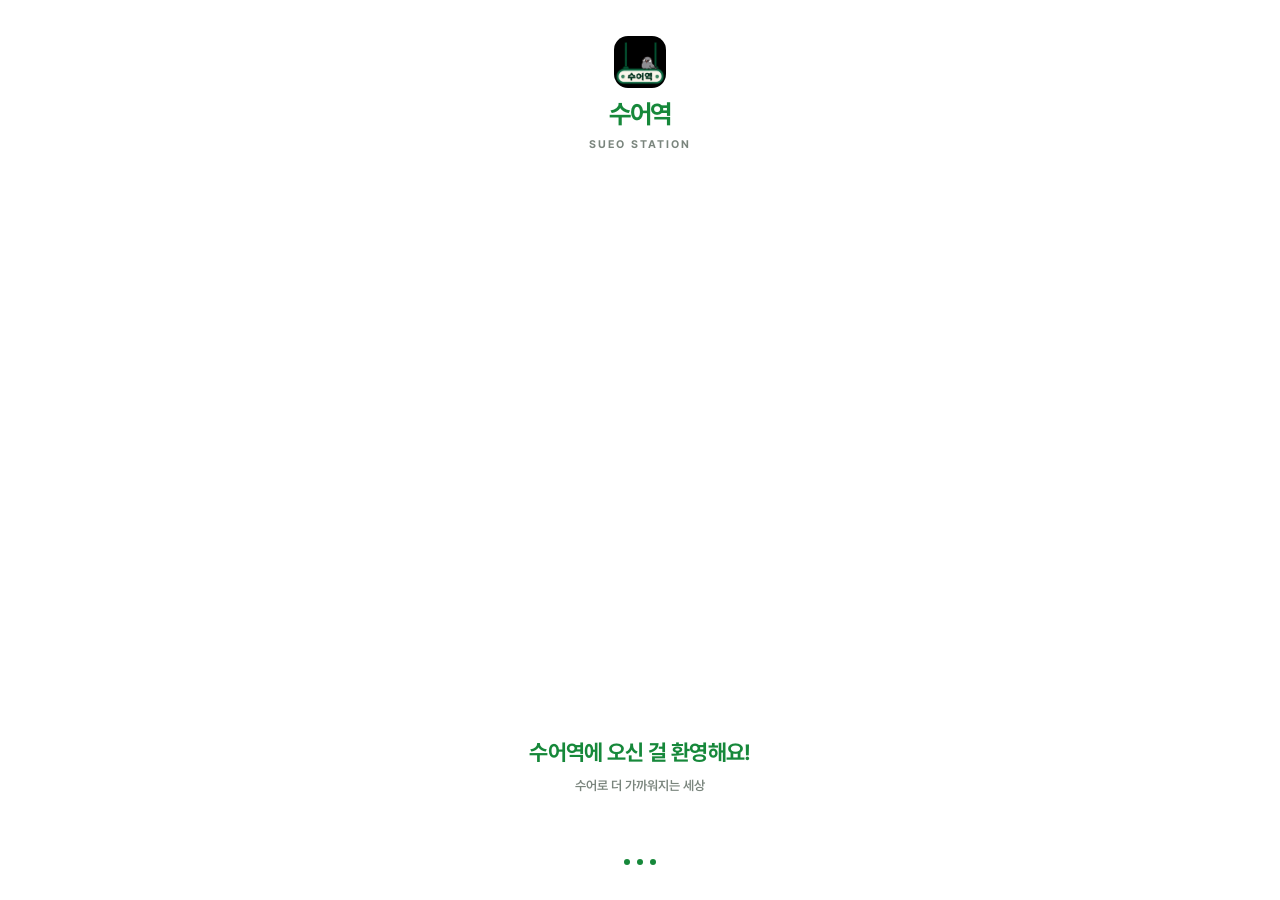
<file: index.html>
<!doctype html><html lang="ko"><head><meta charset="UTF-8"/><meta name="viewport" content="width=device-width, initial-scale=1.0"/><meta name="theme-color" content="#16883A"/><link rel="icon" type="image/png" href="/brand/sueoyeok/app-icon.png"/><title>수어역</title>  <script type="module" crossorigin src="/assets/main-CmlfCGQM.js"></script>
  <link rel="modulepreload" crossorigin href="/assets/jsx-runtime-COzzme9A.js">
  <link rel="modulepreload" crossorigin href="/assets/line-mode-D2k7U6F9.js">
  <link rel="stylesheet" crossorigin href="/assets/line-mode-kYamXGBC.css">
  <link rel="stylesheet" crossorigin href="/assets/main-ChxsAOfG.css">
</head><body><div id="root"></div></body></html>
</file>
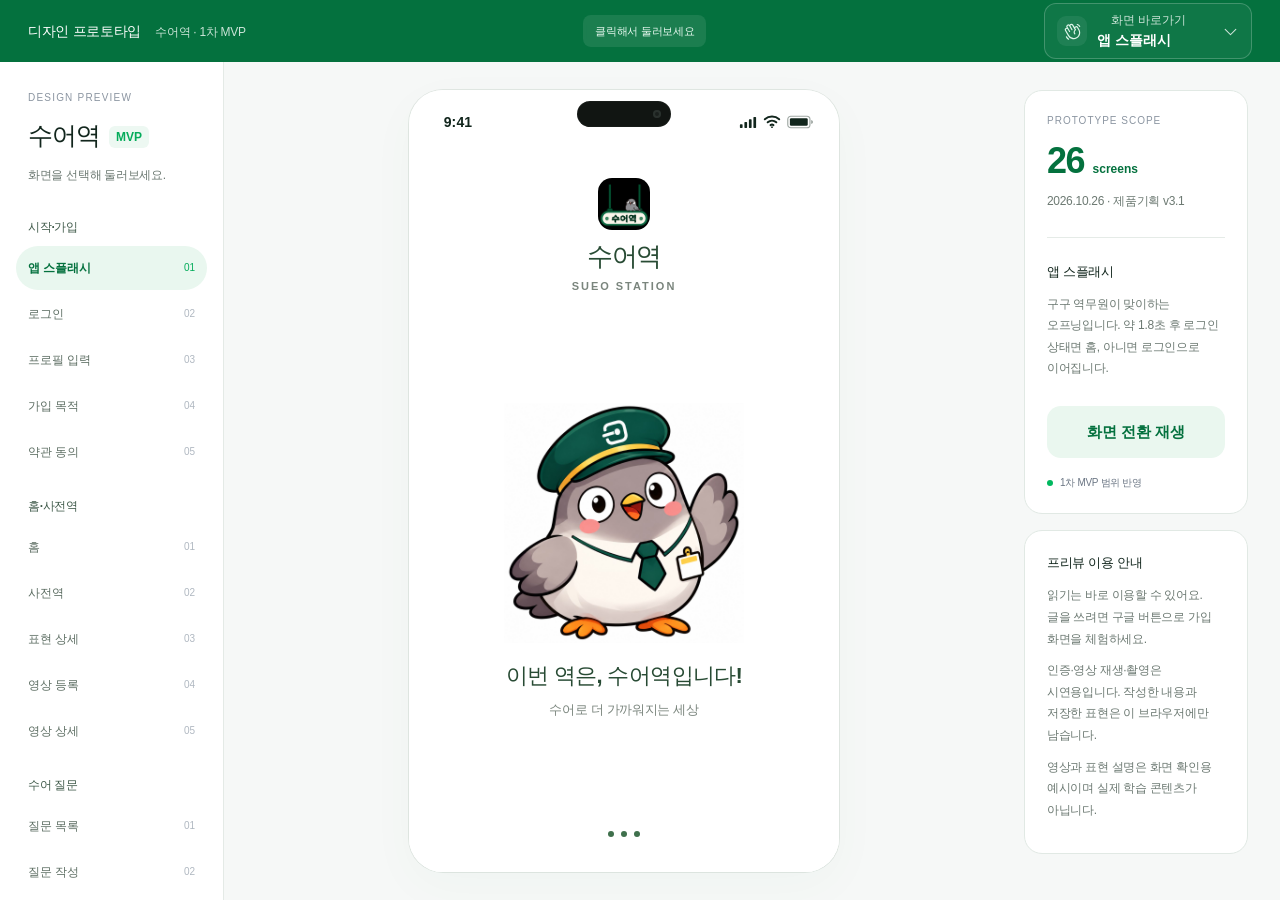
<file: design/index.html>
<!doctype html>
<html lang="ko"><head><meta charset="utf-8"><meta name="viewport" content="width=device-width,initial-scale=1"><title>디자인 프로토타입 · 수어역 1차 MVP</title>
<link rel="stylesheet" href="design.css?v=20261027-station-green"><link rel="stylesheet" href="material.css?v=20261027-station-green"><link rel="stylesheet" href="journey.css"><link rel="stylesheet" href="splash.css?v=20261027-gugu-welcome"><link rel="stylesheet" href="theme.css?v=20261027-story-hover"><link rel="stylesheet" href="purpose-grid.css?v=20261027-station-green"><link rel="stylesheet" href="dictionary-list.css?v=2"><link rel="stylesheet" href="expression-media.css?v=20261027-station-green"><link rel="stylesheet" href="learn-strip.css?v=20261027-station-green"><link rel="stylesheet" href="upload-sections.css?v=20261027-radio"><link rel="stylesheet" href="compact-controls.css?v=1"><link rel="stylesheet" href="brand-tabs.css?v=20261027-activity"><link rel="stylesheet" href="login-welcome.css?v=20261027-login-fix"><link rel="stylesheet" href="home-station.css?v=20261027-home-full"><link rel="stylesheet" href="learn-route.css?v=20261027-learn-route-zig"><link rel="stylesheet" href="wiki-station.css?v=20261027-wiki"><link rel="stylesheet" href="community-board.css?v=20261027-board"><link rel="stylesheet" href="mypage.css?v=20261027-mypage"></head><body>
<header class="preview"><div><strong>디자인 프로토타입</strong><small>수어역 · 1차 MVP</small></div><span class="pill">클릭해서 둘러보세요</span><div class="screen-switcher"><button id="screen-picker" class="screen-trigger" type="button" aria-haspopup="dialog" aria-controls="screen-menu" aria-expanded="false" onclick="toggleScreenPicker()"></button><div id="screen-menu" class="screen-menu" role="dialog" aria-label="화면 바로가기" hidden><div class="screen-menu-heading"><strong>화면 바로가기</strong><span>26개 화면</span></div><div class="screen-menu-search"><span id="picker-search-icon" aria-hidden="true"></span><input id="screen-search" type="search" autocomplete="off" placeholder="화면 이름 검색" aria-label="화면 이름 검색" oninput="renderScreenOptions(this.value)"></div><div id="screen-options" class="screen-options"></div></div></div></header>
<div class="workspace"><aside class="rail left-rail"><div class="eyebrow">DESIGN PREVIEW</div><h1>수어역<span style="vertical-align:middle;margin-left:9px;color:var(--green);background:var(--pale);padding:4px 7px;border-radius:6px;letter-spacing:0">MVP</span></h1><p>화면을 선택해 둘러보세요.</p><div id="screen-list" class="groups"></div></aside><div class="phone"><div class="status" aria-label="모바일 상태바 프리뷰"><time class="status-time" datetime="09:41">9:41</time><span class="status-island" aria-hidden="true"><i></i></span><span class="status-icons" role="img" aria-label="통신 신호 양호, Wi-Fi 연결, 배터리 100퍼센트"><svg class="status-signal" viewBox="0 0 20 14" aria-hidden="true"><rect x="1" y="9" width="3" height="4" rx=".7"/><rect x="6" y="6.5" width="3" height="6.5" rx=".7"/><rect x="11" y="3.5" width="3" height="9.5" rx=".7"/><rect x="16" y="1" width="3" height="12" rx=".7"/></svg><svg class="status-wifi" viewBox="0 0 20 15" aria-hidden="true"><path d="M2 4.5a12.1 12.1 0 0 1 16 0M5.2 7.8a7.5 7.5 0 0 1 9.6 0M8.4 11a2.65 2.65 0 0 1 3.2 0" style="fill:none;stroke:currentColor;stroke-width:2.2;stroke-linecap:round"/><circle cx="10" cy="13.2" r="1"/></svg><svg class="status-battery" viewBox="0 0 28 14" aria-hidden="true"><rect x=".8" y="1" width="23" height="12" rx="3.2" style="fill:none;stroke:currentColor;stroke-opacity:.4;stroke-width:1.2"/><rect x="3" y="3.2" width="18.5" height="7.6" rx="1.3"/><path d="M25.2 4.8v4.4a2.3 2.3 0 0 0 0-4.4Z" opacity=".5"/></svg></span></div><header class="app-head" id="app-head"></header><main id="app" class="content"></main><nav id="nav" class="nav" aria-label="주 메뉴"></nav></div><aside class="rail right-rail"><div class="note"><div class="eyebrow">PROTOTYPE SCOPE</div><div class="number">26 <span style="letter-spacing:0">screens</span></div><p>2026.10.26 · 제품기획 v3.1</p><div class="line"></div><h3 id="scope-title"></h3><p id="scope-copy"></p><div id="splash-controls" hidden><button class="secondary full" onclick="startSplash()">화면 전환 재생</button></div><div class="route"><i class="dot"></i>1차 MVP 범위 반영</div></div><div class="note"><h3>프리뷰 이용 안내</h3><p>읽기는 바로 이용할 수 있어요. 글을 쓰려면 구글 버튼으로 가입 화면을 체험하세요.</p><p>인증·영상 재생·촬영은 시연용입니다. 작성한 내용과 저장한 표현은 이 브라우저에만 남습니다.</p><p>영상과 표현 설명은 화면 확인용 예시이며 실제 학습 콘텐츠가 아닙니다.</p></div></aside></div><div class="toast" id="toast" role="status"></div><dialog id="modal"></dialog>
<script>
const icons={"home": "<svg xmlns=\"http://www.w3.org/2000/svg\" viewBox=\"0 0 256 256\" fill=\"currentColor\"><path d=\"M219.31,108.68l-80-80a16,16,0,0,0-22.62,0l-80,80A15.87,15.87,0,0,0,32,120v96a8,8,0,0,0,8,8h64a8,8,0,0,0,8-8V160h32v56a8,8,0,0,0,8,8h64a8,8,0,0,0,8-8V120A15.87,15.87,0,0,0,219.31,108.68ZM208,208H160V152a8,8,0,0,0-8-8H104a8,8,0,0,0-8,8v56H48V120l80-80,80,80Z\"/></svg>", "book": "<svg xmlns=\"http://www.w3.org/2000/svg\" viewBox=\"0 0 256 256\" fill=\"currentColor\"><path d=\"M232,48H160a40,40,0,0,0-32,16A40,40,0,0,0,96,48H24a8,8,0,0,0-8,8V200a8,8,0,0,0,8,8H96a24,24,0,0,1,24,24,8,8,0,0,0,16,0,24,24,0,0,1,24-24h72a8,8,0,0,0,8-8V56A8,8,0,0,0,232,48ZM96,192H32V64H96a24,24,0,0,1,24,24V200A39.81,39.81,0,0,0,96,192Zm128,0H160a39.81,39.81,0,0,0-24,8V88a24,24,0,0,1,24-24h64Z\"/></svg>", "learn": "<svg xmlns=\"http://www.w3.org/2000/svg\" viewBox=\"0 0 256 256\" fill=\"currentColor\"><path d=\"M251.76,88.94l-120-64a8,8,0,0,0-7.52,0l-120,64a8,8,0,0,0,0,14.12L32,117.87v48.42a15.91,15.91,0,0,0,4.06,10.65C49.16,191.53,78.51,216,128,216a130,130,0,0,0,48-8.76V240a8,8,0,0,0,16,0V199.51a115.63,115.63,0,0,0,27.94-22.57A15.91,15.91,0,0,0,224,166.29V117.87l27.76-14.81a8,8,0,0,0,0-14.12ZM128,200c-43.27,0-68.72-21.14-80-33.71V126.4l76.24,40.66a8,8,0,0,0,7.52,0L176,143.47v46.34C163.4,195.69,147.52,200,128,200Zm80-33.75a97.83,97.83,0,0,1-16,14.25V134.93l16-8.53ZM188,118.94l-.22-.13-56-29.87a8,8,0,0,0-7.52,14.12L171,128l-43,22.93L25,96,128,41.07,231,96Z\"/></svg>", "chat": "<svg xmlns=\"http://www.w3.org/2000/svg\" viewBox=\"0 0 256 256\" fill=\"currentColor\"><path d=\"M128,24A104,104,0,0,0,36.18,176.88L24.83,210.93a16,16,0,0,0,20.24,20.24l34.05-11.35A104,104,0,1,0,128,24Zm0,192a87.87,87.87,0,0,1-44.06-11.81,8,8,0,0,0-6.54-.67L40,216,52.47,178.6a8,8,0,0,0-.66-6.54A88,88,0,1,1,128,216Z\"/></svg>", "user": "<svg xmlns=\"http://www.w3.org/2000/svg\" viewBox=\"0 0 256 256\" fill=\"currentColor\"><path d=\"M128,24A104,104,0,1,0,232,128,104.11,104.11,0,0,0,128,24ZM74.08,197.5a64,64,0,0,1,107.84,0,87.83,87.83,0,0,1-107.84,0ZM96,120a32,32,0,1,1,32,32A32,32,0,0,1,96,120Zm97.76,66.41a79.66,79.66,0,0,0-36.06-28.75,48,48,0,1,0-59.4,0,79.66,79.66,0,0,0-36.06,28.75,88,88,0,1,1,131.52,0Z\"/></svg>", "settings": "<svg xmlns=\"http://www.w3.org/2000/svg\" viewBox=\"0 0 256 256\" fill=\"currentColor\"><path d=\"M128,80a48,48,0,1,0,48,48A48.05,48.05,0,0,0,128,80Zm0,80a32,32,0,1,1,32-32A32,32,0,0,1,128,160Zm88-29.84q.06-2.16,0-4.32l14.92-18.64a8,8,0,0,0,1.48-7.06,107.21,107.21,0,0,0-10.88-26.25,8,8,0,0,0-6-3.93l-23.72-2.64q-1.48-1.56-3-3L186,40.54a8,8,0,0,0-3.94-6,107.71,107.71,0,0,0-26.25-10.87,8,8,0,0,0-7.06,1.49L130.16,40Q128,40,125.84,40L107.2,25.11a8,8,0,0,0-7.06-1.48A107.6,107.6,0,0,0,73.89,34.51a8,8,0,0,0-3.93,6L67.32,64.27q-1.56,1.49-3,3L40.54,70a8,8,0,0,0-6,3.94,107.71,107.71,0,0,0-10.87,26.25,8,8,0,0,0,1.49,7.06L40,125.84Q40,128,40,130.16L25.11,148.8a8,8,0,0,0-1.48,7.06,107.21,107.21,0,0,0,10.88,26.25,8,8,0,0,0,6,3.93l23.72,2.64q1.49,1.56,3,3L70,215.46a8,8,0,0,0,3.94,6,107.71,107.71,0,0,0,26.25,10.87,8,8,0,0,0,7.06-1.49L125.84,216q2.16.06,4.32,0l18.64,14.92a8,8,0,0,0,7.06,1.48,107.21,107.21,0,0,0,26.25-10.88,8,8,0,0,0,3.93-6l2.64-23.72q1.56-1.48,3-3L215.46,186a8,8,0,0,0,6-3.94,107.71,107.71,0,0,0,10.87-26.25,8,8,0,0,0-1.49-7.06Zm-16.1-6.5a73.93,73.93,0,0,1,0,8.68,8,8,0,0,0,1.74,5.48l14.19,17.73a91.57,91.57,0,0,1-6.23,15L187,173.11a8,8,0,0,0-5.1,2.64,74.11,74.11,0,0,1-6.14,6.14,8,8,0,0,0-2.64,5.1l-2.51,22.58a91.32,91.32,0,0,1-15,6.23l-17.74-14.19a8,8,0,0,0-5-1.75h-.48a73.93,73.93,0,0,1-8.68,0,8,8,0,0,0-5.48,1.74L100.45,215.8a91.57,91.57,0,0,1-15-6.23L82.89,187a8,8,0,0,0-2.64-5.1,74.11,74.11,0,0,1-6.14-6.14,8,8,0,0,0-5.1-2.64L46.43,170.6a91.32,91.32,0,0,1-6.23-15l14.19-17.74a8,8,0,0,0,1.74-5.48,73.93,73.93,0,0,1,0-8.68,8,8,0,0,0-1.74-5.48L40.2,100.45a91.57,91.57,0,0,1,6.23-15L69,82.89a8,8,0,0,0,5.1-2.64,74.11,74.11,0,0,1,6.14-6.14A8,8,0,0,0,82.89,69L85.4,46.43a91.32,91.32,0,0,1,15-6.23l17.74,14.19a8,8,0,0,0,5.48,1.74,73.93,73.93,0,0,1,8.68,0,8,8,0,0,0,5.48-1.74L155.55,40.2a91.57,91.57,0,0,1,15,6.23L173.11,69a8,8,0,0,0,2.64,5.1,74.11,74.11,0,0,1,6.14,6.14,8,8,0,0,0,5.1,2.64l22.58,2.51a91.32,91.32,0,0,1,6.23,15l-14.19,17.74A8,8,0,0,0,199.87,123.66Z\"/></svg>", "search": "<svg xmlns=\"http://www.w3.org/2000/svg\" viewBox=\"0 0 256 256\" fill=\"currentColor\"><path d=\"M229.66,218.34l-50.07-50.06a88.11,88.11,0,1,0-11.31,11.31l50.06,50.07a8,8,0,0,0,11.32-11.32ZM40,112a72,72,0,1,1,72,72A72.08,72.08,0,0,1,40,112Z\"/></svg>", "arrow": "<svg xmlns=\"http://www.w3.org/2000/svg\" viewBox=\"0 0 256 256\" fill=\"currentColor\"><path d=\"M181.66,133.66l-80,80a8,8,0,0,1-11.32-11.32L164.69,128,90.34,53.66a8,8,0,0,1,11.32-11.32l80,80A8,8,0,0,1,181.66,133.66Z\"/></svg>", "back": "<svg xmlns=\"http://www.w3.org/2000/svg\" viewBox=\"0 0 256 256\" fill=\"currentColor\"><path d=\"M165.66,202.34a8,8,0,0,1-11.32,11.32l-80-80a8,8,0,0,1,0-11.32l80-80a8,8,0,0,1,11.32,11.32L91.31,128Z\"/></svg>", "video": "<svg xmlns=\"http://www.w3.org/2000/svg\" viewBox=\"0 0 256 256\" fill=\"currentColor\"><path d=\"M251.77,73a8,8,0,0,0-8.21.39L208,97.05V72a16,16,0,0,0-16-16H32A16,16,0,0,0,16,72V184a16,16,0,0,0,16,16H192a16,16,0,0,0,16-16V159l35.56,23.71A8,8,0,0,0,248,184a8,8,0,0,0,8-8V80A8,8,0,0,0,251.77,73ZM192,184H32V72H192V184Zm48-22.95-32-21.33V116.28L240,95Z\"/></svg>", "save": "<svg xmlns=\"http://www.w3.org/2000/svg\" viewBox=\"0 0 256 256\" fill=\"currentColor\"><path d=\"M184,32H72A16,16,0,0,0,56,48V224a8,8,0,0,0,12.24,6.78L128,193.43l59.77,37.35A8,8,0,0,0,200,224V48A16,16,0,0,0,184,32Zm0,177.57-51.77-32.35a8,8,0,0,0-8.48,0L72,209.57V48H184Z\"/></svg>", "plus": "<svg xmlns=\"http://www.w3.org/2000/svg\" viewBox=\"0 0 256 256\" fill=\"currentColor\"><path d=\"M224,128a8,8,0,0,1-8,8H136v80a8,8,0,0,1-16,0V136H40a8,8,0,0,1,0-16h80V40a8,8,0,0,1,16,0v80h80A8,8,0,0,1,224,128Z\"/></svg>", "flag": "<svg xmlns=\"http://www.w3.org/2000/svg\" viewBox=\"0 0 256 256\" fill=\"currentColor\"><path d=\"M42.76,50A8,8,0,0,0,40,56V224a8,8,0,0,0,16,0V179.77c26.79-21.16,49.87-9.75,76.45,3.41,16.4,8.11,34.06,16.85,53,16.85,13.93,0,28.54-4.75,43.82-18a8,8,0,0,0,2.76-6V56A8,8,0,0,0,218.76,50c-28,24.23-51.72,12.49-79.21-1.12C111.07,34.76,78.78,18.79,42.76,50ZM216,172.25c-26.79,21.16-49.87,9.74-76.45-3.41-25-12.35-52.81-26.13-83.55-8.4V59.79c26.79-21.16,49.87-9.75,76.45,3.4,25,12.35,52.82,26.13,83.55,8.4Z\"/></svg>", "check": "<svg xmlns=\"http://www.w3.org/2000/svg\" viewBox=\"0 0 256 256\" fill=\"currentColor\"><path d=\"M229.66,77.66l-128,128a8,8,0,0,1-11.32,0l-56-56a8,8,0,0,1,11.32-11.32L96,188.69,218.34,66.34a8,8,0,0,1,11.32,11.32Z\"/></svg>", "hand": "<svg xmlns=\"http://www.w3.org/2000/svg\" viewBox=\"0 0 256 256\" fill=\"currentColor\"><path d=\"M220.17,100,202.86,70a28,28,0,0,0-38.24-10.25,27.69,27.69,0,0,0-9,8.34L138.2,38a28,28,0,0,0-48.48,0A28,28,0,0,0,48.15,74l1.59,2.76A27.67,27.67,0,0,0,38,80.41a28,28,0,0,0-10.24,38.25l40,69.32a87.47,87.47,0,0,0,53.43,41,88.56,88.56,0,0,0,22.92,3,88,88,0,0,0,76.06-132Zm-6.66,62.64A72,72,0,0,1,81.62,180l-40-69.32a12,12,0,0,1,20.78-12L81.63,132a8,8,0,1,0,13.85-8L62,66A12,12,0,1,1,82.78,54L114,108a8,8,0,1,0,13.85-8L103.57,58h0a12,12,0,1,1,20.78-12l33.42,57.9a48,48,0,0,0-5.54,60.6,8,8,0,0,0,13.24-9A32,32,0,0,1,172.78,112a8,8,0,0,0,2.13-10.4L168.23,90A12,12,0,1,1,189,78l17.31,30A71.56,71.56,0,0,1,213.51,162.62ZM184.25,31.71A8,8,0,0,1,194,26a59.62,59.62,0,0,1,36.53,28l.33.57a8,8,0,1,1-13.85,8l-.33-.57a43.67,43.67,0,0,0-26.8-20.5A8,8,0,0,1,184.25,31.71ZM80.89,237a8,8,0,0,1-11.23,1.33A119.56,119.56,0,0,1,40.06,204a8,8,0,0,1,13.86-8,103.67,103.67,0,0,0,25.64,29.72A8,8,0,0,1,80.89,237Z\"/></svg>", "play": "<svg xmlns=\"http://www.w3.org/2000/svg\" viewBox=\"0 0 256 256\" fill=\"currentColor\"><path d=\"M232.4,114.49,88.32,26.35a16,16,0,0,0-16.2-.3A15.86,15.86,0,0,0,64,39.87V216.13A15.94,15.94,0,0,0,80,232a16.07,16.07,0,0,0,8.36-2.35L232.4,141.51a15.81,15.81,0,0,0,0-27ZM80,215.94V40l143.83,88Z\"/></svg>", "lock": "<svg xmlns=\"http://www.w3.org/2000/svg\" viewBox=\"0 0 256 256\" fill=\"currentColor\"><path d=\"M208,80H176V56a48,48,0,0,0-96,0V80H48A16,16,0,0,0,32,96V208a16,16,0,0,0,16,16H208a16,16,0,0,0,16-16V96A16,16,0,0,0,208,80ZM96,56a32,32,0,0,1,64,0V80H96ZM208,208H48V96H208V208Z\"/></svg>"};
icons.camera='<svg xmlns="http://www.w3.org/2000/svg" viewBox="0 0 24 24" fill="none" stroke="currentColor" stroke-width="1.6" stroke-linecap="round" stroke-linejoin="round"><path d="M8 5l1.4-2h5.2L16 5h4a2 2 0 0 1 2 2v12a2 2 0 0 1-2 2H4a2 2 0 0 1-2-2V7a2 2 0 0 1 2-2z"/><circle cx="12" cy="12.5" r="4"/></svg>';
const icon=n=>(icons[n]||icons.arrow).replace('<svg ', '<svg aria-hidden="true" focusable="false" ');
const esc=s=>String(s??'').replace(/[&<>"']/g,c=>({'&':'&amp;','<':'&lt;','>':'&gt;','"':'&quot;',"'":'&#39;'}[c]));
const art=()=>`<span class="art gesture-art" role="img" aria-label="손을 흔들며 인사하는 픽토그램">${icon('hand')}<span class="spark">${icon('check')}</span></span>`;
const groups=[['시작·가입',['splash','login','profile','purpose','terms']],['홈·사전역',['home','dictionary','expression','upload','video']],['수어 질문',['questions','questionWrite','questionDetail']],['배움역',['learn','ai']],['소통역',['community','postWrite','postDetail']],['내 활동·설정',['activity','settings','withdraw']],['운영',['admin','reports','contents','moderation','members']]];
const names={splash:'앱 스플래시',login:'로그인',profile:'프로필 입력',purpose:'가입 목적',terms:'약관 동의',home:'홈',dictionary:'사전역',expression:'표현 상세',upload:'영상 등록',video:'영상 상세',questions:'질문 목록',questionWrite:'질문 작성',questionDetail:'질문 상세',learn:'일상선 20역',ai:'AI 준비 중',community:'소통역',postWrite:'글 작성·수정',postDetail:'글 상세',activity:'내 활동',settings:'설정',withdraw:'탈퇴 확인',admin:'운영 대시보드',reports:'신고 관리',contents:'영상·질문 관리',moderation:'글·댓글 관리',members:'회원 관리'};
const scopes={splash:'구구 역무원이 맞이하는 오프닝입니다. 약 1.8초 후 로그인 상태면 홈, 아니면 로그인으로 이어집니다.',login:'구구가 맞이하는 로그인 화면입니다. 소셜 로그인은 준비 중이며, 회원가입으로 시작할 수 있어요.',profile:'닉네임과 사용자 유형을 입력합니다.',purpose:'배우기·찾기·나누기·소통하기를 복수 선택합니다.',terms:'필수 약관 2개에 동의하고 홈으로 이동합니다.',home:'상단 환영 배너와 검색·오늘의 표현으로 수어역에 입장합니다.',dictionary:'사전역 배너와 카테고리로 수어 표현을 찾습니다.',expression:'대표 영상, 느리게 보기, 표현 저장, 영상 기여를 제공합니다.',upload:'30초·35MB 이하, 공개 동의와 지역 표현 여부를 확인합니다.',video:'등록 영상 정보와 본인 영상 삭제를 제공합니다.',questions:'질문을 둘러보고 새로운 질문을 작성합니다.',questionWrite:'로그인 후 글로 질문합니다.',questionDetail:'글 답변과 신고를 제공합니다.',learn:'역명판과 노선도를 함께 옮기며 일상선 표현을 배웁니다.',ai:'AI 수어 대화와 아바타 기능은 준비 중 안내만 제공합니다.',community:'코르크 게시판과 이야기 목록으로 소통역을 둘러봅니다.',postWrite:'로그인한 사용자의 글 작성과 수정을 제공합니다.',postDetail:'본인 글 수정·삭제, 1단계 댓글, 신고를 제공합니다.',activity:'마이페이지처럼 프로필·포인트·모아둔 것과 내 활동을 봅니다.',settings:'약관 링크·로그아웃·탈퇴를 모았습니다.',withdraw:'확인 한 단계로 개인정보를 삭제합니다.',admin:'회원·글·영상·질문 수와 미처리 신고를 확인합니다.',reports:'신고를 보고 숨김 또는 유지로 처리합니다.',contents:'영상·질문을 숨기거나 복원합니다.',moderation:'커뮤니티 글과 댓글을 관리합니다.',members:'회원 정지·복원을 제공합니다.'};
const words=[{id:1,name:'안녕하세요',category:'일상',meaning:'만났을 때 건네는 인사',initial:'ㅇ'},{id:2,name:'감사합니다',category:'일상',meaning:'고마운 마음을 전하는 표현',initial:'ㄱ'},{id:3,name:'만나서 반가워요',category:'일상',meaning:'첫 만남의 반가움을 전하는 표현',initial:'ㅁ'},{id:4,name:'이름',category:'사람',meaning:'나를 소개하는 이름',initial:'ㅇ'},{id:5,name:'괜찮아요',category:'마음',meaning:'상태나 마음이 괜찮음을 전하는 표현',initial:'ㄱ'},{id:6,name:'도와주세요',category:'일상',meaning:'도움이 필요할 때 하는 말',initial:'ㄷ'},{id:7,name:'물',category:'음식',meaning:'마시는 물을 가리키는 표현',initial:'ㅁ'},{id:8,name:'친구',category:'사람',meaning:'친하게 지내는 사람',initial:'ㅊ'}];
const stations=['처음 만나는 인사','나를 소개해요','고마운 마음','오늘의 기분','우리 가족','친구와 함께','하루 일과','맛있는 식사','카페에서','물건 사기','길을 물어요','대중교통','학교에서','일하는 하루','건강과 병원','취미 이야기','날씨와 계절','시간과 약속','도움이 필요할 때','다시 만나요'];
const stationShort=['첫인사','소개','고마움','기분','가족','친구','일과','식사','카페','쇼핑','길안내','교통','학교','일','건강','취미','날씨','약속','도움','작별'];
const communityGuides=[{id:1,title:'수어를 배우기 시작한 첫날이에요',body:'오늘 처음으로 수어역에 왔어요.\n인사부터 천천히 배우고 있는데, 매일 한 표현씩 배워보려고 해요. 여러분은 어떻게 시작하셨나요?',author:'초록별',category:'함께 배워요',comments:[{text:'반가워요! 같이 천천히 배워가요.',author:'나무'}]},{id:2,title:'같은 표현도 지역마다 다를 수 있나요?',body:'같은 뜻을 전해도 지역과 상황에 따라 표현이 달라질 수 있어요. 표현과 함께 사용 맥락도 살펴보세요.',author:'수어역',category:'수어 Q&A',comments:[]},{id:3,title:'~다라는 표현은 어떻게 하나요?',body:'비슷한 뜻을 가진 표현을 언제 쓰는지 궁금할 때, 맥락과 함께 물어보면 좋아요.',author:'수어역',category:'표현 나눔',comments:[]}];
let stored;try{stored=JSON.parse(localStorage.getItem('sueo-mvp-v1')||'null')}catch{};
let state=Object.assign({user:null,saved:[],seen:[],posts:communityGuides.map(p=>({...p,comments:[...p.comments]})),questions:[{id:1,title:'처음 만났을 때 어떤 인사를 하면 좋을까요?',body:'수어로 처음 인사할 때, 이름을 먼저 소개하는 게 좋을까요? 자연스럽게 인사하는 방법이 궁금해요.',author:'봄날',answers:[{author:'나무',text:'인사 표현을 보고 익숙해진 뒤 자기소개를 이어가 보세요.'}]}],videos:[],reports:[],moderated:{},suspended:false},stored||{});
(function ensureCommunityGuides(){if(!Array.isArray(state.posts))state.posts=[];communityGuides.forEach(guide=>{const i=state.posts.findIndex(p=>p.id===guide.id||p.title===guide.title);if(i<0)state.posts.push({...guide,comments:[...(guide.comments||[])]});else{const cur=state.posts[i];state.posts[i]={...guide,...cur,category:cur.category||guide.category,title:guide.title,body:cur.body||guide.body,author:cur.author||guide.author,comments:Array.isArray(cur.comments)?cur.comments:[...(guide.comments||[])]}}})})();
let learnStation=0,lessonDrag=null,lessonDragMoved=false;
let wikiSavedOnly=false,wikiAlphabetical=false;
let feedCategory='전체',activityList=null;
let screen='home',selectedWord=1,selectedPost=1,selectedQuestion=1,selectedVideo=null,category='전체',initial='전체',query='',tab='영상',draft={name:'',type:'',purposes:[]},editPost=null,stationIndex=null,returnAfter='home',slow=false,fileData=null;
function save(){try{localStorage.setItem('sueo-mvp-v1',JSON.stringify(state))}catch{toast('브라우저 저장 공간을 확인해 주세요.')}}
function toast(t){const e=document.getElementById('toast');e.textContent=t;e.classList.add('show');clearTimeout(window.toastTimer);window.toastTimer=setTimeout(()=>e.classList.remove('show'),3000)}
let splashTimer=null,splashReadyTimer=null,splashMode='preview',splashTarget=null,splashLeaving=false,splashReady=true;
function go(s){if(s!=='activity')activityList=null;clearTimeout(splashTimer);clearTimeout(splashReadyTimer);if(s==='splash'){splashMode='preview';splashLeaving=false}screen=s;location.hash=s;render();window.scrollTo({top:0,behavior:'instant'})}
function auth(next){if(!state.user){returnAfter=next;go('login');return false}if(state.suspended){toast('정지된 계정은 작성할 수 없어요.');return false}return true}
function word(id,fromStation=null){stationIndex=fromStation;selectedWord=id;slow=false;go('expression')}
function primary(t,fn,cls=''){return `<button class="primary ${cls}" onclick="${fn}">${t}</button>`}
function empty(t,p,ic='book'){return `<div class="empty">${icon(ic)}<h2>${t}</h2><p>${p}</p></div>`}
function rows(list,kind){return list.filter(o=>!state.moderated[kind+o.id]).map(o=>`<button class="row" onclick="${kind==='post'?'selectedPost':'selectedQuestion'}=${o.id};go('${kind==='post'?'postDetail':'questionDetail'}')"><div><span class="tag">${kind==='post'?'이야기':'수어 Q&A'}</span><strong>${esc(o.title)}</strong><p>${esc(o.author)} · ${kind==='post'?'댓글 '+o.comments.length:'답변 '+o.answers.length}</p></div>${icon('arrow')}</button>`).join('')}
function render(){
 document.title='디자인 프로토타입 · '+names[screen]+' · 수어역';
 updateScreenPicker();
 document.getElementById('screen-list').innerHTML=groups.map(([g,ss])=>`<div class="group"><strong>${g}</strong>${ss.map((s,i)=>`<button class="${s===screen?'active':''}" onclick="go('${s}')">${names[s]}<span>${String(i+1).padStart(2,'0')}</span></button>`).join('')}</div>`).join('');
 document.getElementById('scope-title').textContent=names[screen];document.getElementById('scope-copy').textContent=scopes[screen];document.getElementById('splash-controls').hidden=screen!=='splash';
 const top=['home','dictionary','learn','community','activity','login'].includes(screen);
 document.getElementById('app-head').innerHTML=screen==='login'?`<button class="brand" type="button"><img class="brand-icon" src="assets/app-icon.png" width="32" height="32" alt="" aria-hidden="true" decoding="async">수어역</button>`:screen==='activity'&&activityList?`<button class="back" onclick="activityList=null;render()">${icon('back')}마이페이지</button>`:screen==='activity'?`<button class="icon" aria-label="알림" onclick="toast('알림을 준비하고 있어요.')">${ppIcon('bell')}</button><button class="icon" aria-label="설정" onclick="go('settings')">${icon('settings')}</button>`:top?`<button class="brand" onclick="go('home')"><img class="brand-icon" src="assets/app-icon.png" width="32" height="32" alt="" aria-hidden="true" decoding="async">수어역</button><button class="icon" aria-label="설정" onclick="go('settings')">${icon('settings')}</button>`:`<button class="back" onclick="back()">${icon('back')}${names[screen]}</button><button class="icon" aria-label="홈" onclick="go('home')">${icon('home')}</button>`;
const active=screen==='expression'&&stationIndex!==null?'learn':['expression','upload','video','questions','questionWrite','questionDetail'].includes(screen)?'dictionary':screen==='ai'?'learn':['postDetail','postWrite'].includes(screen)?'community':['settings','withdraw'].includes(screen)?'activity':screen;
 document.getElementById('nav').innerHTML=[['home','홈','home'],['dictionary','사전역','book'],['learn','배움역','learn'],['community','소통역','chat'],['activity','내 활동','user']].map(([s,n,i])=>`<button data-nav="${s}" class="${active===s?'active':''}" ${active===s?'aria-current="page"':''} onclick="go('${s}')"><span class="navicon">${icon(i)}</span>${n}</button>`).join('');
 document.getElementById('app').dataset.screen=screen;if(screen==='activity'&&activityList)document.getElementById('app').dataset.list=activityList;else delete document.getElementById('app').dataset.list;document.getElementById('app').innerHTML=views[screen]();if(screen==='learn')requestAnimationFrame(initLessonCarousel);document.getElementById('app').scrollTop=0;document.getElementById('nav').style.display=['splash','login','profile','purpose','terms','withdraw'].includes(screen)?'none':'flex';
}
function back(){const m={profile:'login',purpose:'profile',terms:'purpose',expression:stationIndex!==null?'learn':'dictionary',upload:'expression',video:'activity',questionWrite:'questions',questionDetail:'questions',questions:'dictionary',ai:'learn',postWrite:'community',postDetail:'community',withdraw:'settings',settings:'activity',reports:'admin',contents:'admin',moderation:'admin',members:'admin'};go(m[screen]||'home')}
function startSplash(target){clearTimeout(splashTimer);clearTimeout(splashReadyTimer);splashLeaving=false;splashTarget=target||(state.user?'home':'login');go('splash');splashMode='auto';render();splashTimer=setTimeout(()=>{if(screen==='splash')finishSplash()},1800)}
function finishSplash(){clearTimeout(splashTimer);clearTimeout(splashReadyTimer);if(splashLeaving||screen!=='splash')return;if(!splashReady){splashReadyTimer=setTimeout(()=>{if(screen==='splash')finishSplash()},120);return}splashLeaving=true;render();splashReadyTimer=setTimeout(()=>{splashLeaving=false;go(splashTarget||(state.user?'home':'login'))},300)}
const views={
 splash:()=>`<section class="splash-view ${splashMode==='auto'?'splash-auto':''}${splashLeaving?' is-leaving':''}" aria-label="수어역 앱 시작 화면"><div class="splash-brand"><div class="splash-symbol" aria-hidden="true"><img class="brand-icon" src="assets/app-icon.png" width="32" height="32" alt="" aria-hidden="true" decoding="async"></div><h1>수어역</h1><p class="splash-wordmark">SUEO STATION</p></div><div class="splash-main"><img class="splash-gugu" src="assets/gugu-splash.jpg" width="512" height="512" alt="역무원 모자를 쓴 구구가 손을 흔들며 환영하는 모습" decoding="async"/><div class="splash-welcome"><strong>이번 역은, 수어역입니다!</strong><span>수어로 더 가까워지는 세상</span></div></div><div class="splash-bottom"><span class="splash-loading" aria-hidden="true"><i></i><i></i><i></i></span></div></section>`,
home:()=>`<div class="home-station"><section class="home-banner" aria-label="수어역 환영"><img class="home-banner-image" src="assets/home-banner.jpg" width="1024" height="682" alt="수어역 역명판과 구구 역무원이 있는 지하철역 환영 장면" decoding="async"/></section><form class="search" onsubmit="event.preventDefault();query=this.q.value;go('dictionary')">${icon('search')}<input name="q" placeholder="어떤 표현이 궁금하세요?" aria-label="수어 검색"><button aria-label="검색">${icon('arrow')}</button></form><div class="quick-actions"><button onclick="go('dictionary')"><span class="picto">${icon('book')}</span>표현 찾기</button><button onclick="go('learn')"><span class="picto">${icon('learn')}</span>수어 배우기</button><button onclick="go('activity')"><span class="picto">${icon('video')}</span>내 수어 기록</button></div><div class="section-head" style="margin-top:0"><h2>오늘의 표현</h2><button class="text-btn" onclick="go('dictionary')">전체 보기 ${icon('arrow')}</button></div><button class="hero" onclick="word(1)"><div class="hero-copy"><span class="kicker">마음을 여는 첫인사</span><h2>안녕하세요</h2><span class="sub">수어로 먼저 인사해 보세요</span></div>${art()}</button><div class="section-head"><h2>조금씩, 함께 배워요</h2></div><button class="learning-card" onclick="go('learn')"><span class="picto">${icon('learn')}</span><span class="learning-copy"><small>일상선 · 20개의 작은 배움</small><strong>처음 만나는 인사</strong><span class="mini-progress" role="progressbar" aria-label="일상선 학습 진행률" aria-valuemin="0" aria-valuemax="20" aria-valuenow="${state.seen.length}"><i style="width:${state.seen.length/20*100}%"></i></span></span>${icon('arrow')}</button><button class="home-welcome" onclick="go('community')"><span class="home-welcome-copy"><span class="tag">함께하는 수어역</span><strong>다른 언어,<br>가까워지는 마음</strong><span class="sub">우리의 이야기를 만나보세요</span></span><img src="assets/login-welcome-cutout.png" alt="" loading="lazy"></button><div class="section-head"><h2>수어역 이야기</h2><button class="text-btn" onclick="go('community')">더 보기 ${icon('arrow')}</button></div><div class="home-story-list">${rows(state.posts.slice(0,1),'post')}</div><button class="question-entry" onclick="go('questions')"><span class="picto">${icon('chat')}</span><span><strong>찾는 표현이 없나요?</strong><p>수어역에 질문을 남겨보세요</p></span>${icon('arrow')}</button></div>`,
login:()=>`<div class="auth-login"><div class="auth-login__hero"><img class="auth-login__gugu" src="assets/gugu-login-ticket.jpg" width="512" height="512" alt="역무원 구구가 수어역 승차권을 건네며 환영하는 모습" decoding="async"/><div class="auth-login__welcome"><strong>수어역에 오신 걸 환영해요!</strong><span>수어로 더 가까워지는 세상</span></div></div><p class="auth-login__pending">로그인 기능은 현재 준비 중이에요.</p><div class="auth-login__actions" role="group" aria-label="로그인 방법"><button type="button" class="auth-login-btn auth-login-btn--email" onclick="pendingLogin()" aria-label="이메일로 로그인, 준비 중"><span class="auth-login-btn__icon" aria-hidden="true"><svg viewBox="0 0 24 24" fill="none" stroke="currentColor" stroke-width="1.8" stroke-linecap="round" stroke-linejoin="round"><rect x="3.5" y="5.5" width="17" height="13" rx="2.2"/><path d="m4.2 7.2 7.8 5.4 7.8-5.4"/></svg></span><span class="auth-login-btn__label">이메일로 로그인</span></button><button type="button" class="auth-login-btn auth-login-btn--kakao" onclick="pendingLogin()" aria-label="카카오로 로그인, 준비 중"><span class="auth-login-btn__icon" aria-hidden="true"><svg viewBox="0 0 24 24"><path fill="#191919" d="M12 4C7.03 4 3 7.13 3 11c0 2.5 1.66 4.7 4.18 5.98-.13.47-.84 3.05-.87 3.24 0 0-.17.47.24.26.33-.17 3.71-2.45 4.28-2.83.71.1 1.44.15 2.17.15 4.97 0 9-3.13 9-7S16.97 4 12 4z"/></svg></span><span class="auth-login-btn__label">카카오로 로그인</span></button><button type="button" class="auth-login-btn auth-login-btn--google" onclick="pendingLogin()" aria-label="구글로 로그인, 준비 중"><span class="auth-login-btn__icon" aria-hidden="true"><svg viewBox="0 0 24 24" aria-hidden="true"><path fill="#4285F4" d="M22.56 12.25c0-.78-.07-1.53-.2-2.25H12v4.26h5.92a5.06 5.06 0 0 1-2.2 3.32v2.77h3.57c2.08-1.92 3.28-4.74 3.28-8.1z"/><path fill="#34A853" d="M12 23c2.97 0 5.46-.98 7.28-2.66l-3.57-2.77c-.98.66-2.23 1.06-3.71 1.06-2.86 0-5.29-1.93-6.16-4.53H2.18v2.84C3.99 20.53 7.7 23 12 23z"/><path fill="#FBBC05" d="M5.84 14.09c-.22-.66-.35-1.36-.35-2.09s.13-1.43.35-2.09V7.07H2.18C1.43 8.55 1 10.22 1 12s.43 3.45 1.18 4.93l2.85-2.22.81-.72z"/><path fill="#EA4335" d="M12 5.38c1.62 0 3.06.56 4.21 1.64l3.15-3.15C17.45 2.09 14.97 1 12 1 7.7 1 3.99 3.47 2.18 7.07l3.66 2.84c.87-2.6 3.3-4.53 6.16-4.53z"/></svg></span><span class="auth-login-btn__label">구글로 로그인</span></button></div><p class="auth-login__signup"><span>처음 오셨나요?</span><button type="button" onclick="go('profile')">회원가입</button></p></div>`,
profile:()=>`<div class="step">STEP 01 / 03</div><div class="progress"><i class="on"></i><i></i><i></i></div><h1>어떻게<br>불러드릴까요?</h1><p class="sub">수어역에서 사용할 이름과 유형을 알려주세요.</p><form class="form" onsubmit="event.preventDefault();profileNext(this)"><label for="nickname">닉네임</label><input id="nickname" name="nickname" type="text" maxlength="16" value="${esc(draft.name)}" placeholder="2~16자로 입력해 주세요" required minlength="2"><label>사용자 유형</label><div class="chips">${['농인','청인','수어통역사','기타'].map(n=>`<button type="button" class="chip ${draft.type===n?'active':''}" aria-pressed="${draft.type===n}" onclick="draft.name=document.getElementById('nickname').value;draft.type='${n}';render()">${n}</button>`).join('')}</div>${primary('다음','', 'full')}</form>`,
 purpose:()=>`<div class="step">STEP 02 / 03</div><div class="progress"><i class="on"></i><i class="on"></i><i></i></div><h1>어떤 여정을<br>함께하고 싶나요?</h1><p class="sub">관심 있는 목적을 모두 골라주세요.</p><div class="purpose-grid">${[['배우기','일상에서 쓰는 수어를 차근차근','learn','learn'],['찾기','궁금한 표현을 사전에서 바로','search','find'],['나누기','내 수어 영상을 함께 나누기','video','share'],['소통하기','서로의 경험과 이야기를 나누기','chat','connect']].map(([a,b,i,key])=>`<button class="purpose ${draft.purposes.includes(a)?'selected':''}" aria-pressed="${draft.purposes.includes(a)}" onclick="togglePurpose('${a}')"><img class="purpose-photo" src="assets/purpose-${key}.png" alt=""><span class="purpose-card-check" aria-hidden="true">${icon('check')}</span><span class="purpose-heading"><b>${a}</b><span class="purpose-icon" aria-hidden="true">${icon(i)}</span></span><span class="purpose-description">${b}</span></button>`).join('')}</div>${primary('다음',"draft.purposes.length?go('terms'):toast('목적을 하나 이상 선택해 주세요.')",'full')}`,
 terms:()=>`<div class="step">STEP 03 / 03</div><div class="progress"><i class="on"></i><i class="on"></i><i class="on"></i></div><h1>함께하기 전에<br>확인해 주세요.</h1><p class="sub">안전하고 편안한 수어역을 위한 약속이에요.</p><form class="form" onsubmit="event.preventDefault();join(this)"><div class="terms-consent-box"><label class="check"><input type="checkbox" required name="service">[필수] 서비스 이용약관에 동의합니다.</label><button type="button" class="text-btn" onclick="policy('서비스 이용약관')">이용약관 미리보기 →</button><label class="check"><input type="checkbox" required name="privacy">[필수] 개인정보 수집 및 이용에 동의합니다.</label><button type="button" class="text-btn" onclick="policy('개인정보 처리방침')">개인정보 안내 미리보기 →</button></div><div class="info">영상 공개 동의는 영상을 올릴 때 따로 확인해요. 등록한 영상을 AI 학습에 사용하지 않습니다.</div>${primary('수어역 시작하기','', 'full')}</form>`,
 dictionary:()=>{
 const list=filteredWords();
 const cats=[{id:'전체',label:'전체',hint:'모든 수어',tone:'all',ic:'grid'},{id:'일상',label:'일상',hint:'인사 · 생활',tone:'daily',ic:'sprout'},{id:'마음',label:'마음',hint:'감정 · 생각',tone:'heart',ic:'heart'},{id:'사람',label:'사람',hint:'가족 · 직업',tone:'people',ic:'users'},{id:'장소',label:'장소',hint:'학교 · 병원',tone:'place',ic:'home'},{id:'교육',label:'교육',hint:'수업 · 공부',tone:'edu',ic:'learn'},{id:'음식',label:'음식',hint:'식사 · 카페',tone:'food',ic:'food'},{id:'문화/취미',label:'문화/취미',hint:'취미 · 여가',tone:'culture',ic:'train'}];
 const catCards=cats.map(item=>{const selected=category===item.id;return `<button type="button" class="wiki-category-card wiki-cat-${item.tone}${selected?' is-selected':''}" aria-pressed="${selected}" onclick="category='${item.id}';render()"><span class="wiki-category-icon" aria-hidden="true">${wikiIcon(item.ic)}</span><b>${item.label}</b><small>${item.hint}</small></button>`}).join('');
 const rows=list.length?`<div class="wiki-expression-list">${list.map(w=>`<button class="wiki-expression" type="button" onclick="word(${w.id})"><span class="wiki-expression-thumb"><img src="assets/dictionary-${w.id}.png" alt="" loading="lazy" decoding="async" onerror="this.onerror=null;this.parentElement.classList.add('is-empty')"></span><span class="wiki-expression-copy"><b>${w.name}</b><small>${w.category} · ${w.meaning}</small></span>${icon('arrow')}</button>`).join('')}</div>`:`<div class="wiki-empty">${icon(wikiSavedOnly?'save':'search')}<h3>${wikiSavedOnly&&!state.saved.length?'저장한 표현이 없어요':'찾는 표현이 없어요'}</h3><button class="secondary" type="button" onclick="query='';category='전체';wikiSavedOnly=false;render()">전체 표현 보기</button></div>`;
 const title=query.trim()?'검색 결과':wikiSavedOnly?'저장한 표현':category==='전체'?'표현 모아보기':category;
 const q=esc(query);
 return `<div class="wiki-station"><section class="home-banner wiki-banner" aria-label="사전역 안내"><img class="home-banner-image" src="assets/wiki-banner.jpg" width="1024" height="682" alt="사전역 역명판과 구구가 수어 검색을 안내하는 장면" decoding="async"/></section><label class="wiki-search">${icon('search')}<input id="wiki-search-input" type="search" value="${q}" placeholder="찾고 싶은 수어를 입력해 보세요" aria-label="수어 검색" oninput="setWikiQuery(this.value,this.selectionStart)">${query?`<button type="button" class="wiki-search-clear" aria-label="검색어 지우기" onclick="setWikiQuery('')">${wikiIcon('x')}</button>`:`<span class="wiki-search-go" aria-hidden="true">${icon('arrow')}</span>`}</label><section class="wiki-category-panel" aria-labelledby="wiki-category-title"><div class="wiki-category-head"><h2 id="wiki-category-title">카테고리로 찾아보기</h2><button type="button" onclick="showWikiAll()">전체 보기 ${icon('arrow')}</button></div><div class="wiki-category-grid" role="group" aria-label="표현 카테고리">${catCards}</div></section><button class="wiki-sign-search" type="button" onclick="toast('수어로 찾기는 준비하고 있어요.')">${icon('video')}<b>수어로 찾기</b>${icon('arrow')}</button><section class="wiki-teaser" aria-label="수어 질문"><div class="wiki-teaser-heading"><span aria-hidden="true">${icon('chat')}</span><h2>이 수어, 어떻게 하나요?</h2></div><p>찾지 못한 표현을 함께 알아봐요.</p><div class="wiki-teaser-actions"><button class="wiki-teaser-ask" type="button" onclick="if(auth('questionWrite'))go('questionWrite')">${icon('plus')}질문 올리기</button><button class="wiki-teaser-all" type="button" onclick="go('questions')">질문 모두 보기${icon('arrow')}</button></div></section><div class="wiki-library-tools"><button class="wiki-saved-filter" type="button" aria-pressed="${wikiSavedOnly}" onclick="wikiSavedOnly=!wikiSavedOnly;render()">${wikiIcon('bookmark')}저장한 표현<span>${state.saved.length}</span></button><select aria-label="표현 정렬" onchange="wikiAlphabetical=this.value==='alphabetical';render()"><option value="default" ${wikiAlphabetical?'':'selected'}>기본순</option><option value="alphabetical" ${wikiAlphabetical?'selected':''}>가나다순</option></select></div><div id="wiki-results" class="wiki-results" role="status" aria-live="polite"><h2>${title}</h2><span>${list.length}개</span></div>${rows}<button class="secondary full" type="button" onclick="if(auth('upload')){selectedWord=1;go('upload')}">수어 기록하기</button></div>`;
},
 expression:()=>{let w=words.find(o=>o.id===selectedWord)||words[0];return `<span class="kicker">일상 · ${w.category}</span><div class="section-head" style="margin-top:9px"><h1 style="margin:0">${w.name}</h1><button class="icon" aria-label="표현 저장" aria-pressed="${state.saved.includes(w.id)}" style="color:${state.saved.includes(w.id)?'#fff':'var(--deep-green)'};background:${state.saved.includes(w.id)?'var(--green)':'var(--pale)'}" onclick="toggleSave(${w.id})">${icon('save')}</button></div><p class="sub">${w.meaning}</p>${videoPlaceholder()}<div class="video-bottom"><span class="tag">${w.id===1?'시연 영상 · 3컷 예시':'영상 준비 중'}</span><button id="video-speed" class="chip ${slow?'active':''}" ${w.id===1?'':'disabled'} onclick="toggleVideoSpeed()">${slow?'0.5× 느리게':'1× 보통'} ${icon('play')}</button></div><div class="info">AI 이미지 3장을 연결한 디자인 시연 영상입니다. 학습용 수어 영상은 검수 후 제공됩니다.</div>${stationIndex!==null?primary(state.seen.includes(stationIndex)?'✓ 봤어요':'이 표현 봤어요',`markSeen(${stationIndex})`,'full')+`<button class="text-btn full" onclick="go('learn')">${icon('back')} 일상선으로 돌아가기</button>`:''}<div class="section-head"><h2>함께 만든 표현</h2><button class="text-btn" onclick="if(auth('upload'))go('upload')">영상 올리기 +</button></div>${state.videos.filter(v=>v.wordId===w.id&&!state.moderated['video'+v.id]).map(v=>`<button class="row" onclick="selectedVideo=${v.id};go('video')"><div><strong>${esc(v.name)}</strong><p>${esc(v.author)} · 지역 표현 ${v.region}</p></div>${icon('video')}</button>`).join('')||'<p class="sub">첫 번째 수어 영상을 나누어 주세요.</p>'}<button class="text-btn full" onclick="report('expression',${w.id})">이 표현 신고하기</button>`},
 upload:()=>`<h1>내 표현을<br>함께 나누어요.</h1><p class="sub">표현: ${words.find(w=>w.id===selectedWord).name}</p><form class="form upload-form" onsubmit="event.preventDefault();uploadVideo(this)"><section class="upload-section" aria-labelledby="upload-media-title"><div class="upload-section-heading"><span class="upload-step">01</span><h2 id="upload-media-title">수어 영상 선택</h2></div><p class="upload-section-description">얼굴과 양손이 잘 보이도록 담아주세요.</p><button type="button" class="upload-sample" aria-label="수어 영상 추가" onclick="chooseVideo()"><img src="assets/learn-sign-${selectedWord}.png" alt="얼굴과 양손이 보이는 수어 촬영 구도 샘플"><span class="upload-sample-label">촬영 구도 샘플 · AI 이미지</span><span class="upload-add"><span aria-hidden="true">+</span><strong>수어 영상 담기</strong><small>여기를 눌러 영상을 선택해 주세요</small></span><span class="upload-sample-caption" id="upload-sample-caption">표정부터 손끝까지, 한 화면에</span></button><div class="upload-file-actions"><input type="file" id="video-file" accept="video/*" aria-label="영상 선택" onchange="checkFile(this)"><label class="upload-file-button" for="video-file" onclick="document.getElementById('video-file').removeAttribute('capture')">${icon('video')} 영상 파일 선택</label><button class="upload-camera-button" type="button" onclick="captureVideo()">${icon('camera')} 촬영하기</button></div><p class="upload-file-hint">30초 이하 · 최대 35MB</p><p id="file-status" class="upload-file-status" role="status"></p></section><hr class="upload-divider"><fieldset class="upload-section upload-region"><legend><span class="upload-step">02</span>지역 표현인가요?</legend><p class="upload-section-description">지역마다 다른 표현이라면 알려주세요.</p><div class="chips">${['예','아니요','모름'].map((n,i)=>`<label class="check"><input type="radio" name="region" value="${n}" ${i===2?'checked':''}>${n}</label>`).join('')}</div></fieldset><hr class="upload-divider"><section class="upload-section" aria-labelledby="upload-rights-title"><div class="upload-section-heading"><span class="upload-step">03</span><h2 id="upload-rights-title">공개 동의</h2></div><label class="check upload-rights"><input type="checkbox" name="rights" required>영상에 대한 권리를 보유하고 있으며, 수어역에 공개하는 데 동의합니다.</label><p class="upload-privacy">등록한 영상은 AI 학습에 사용하지 않습니다.</p></section><hr class="upload-divider"><div class="upload-submit"><p class="offline">시연에서는 영상 파일을 서버에 전송하지 않습니다.<br>영상 정보만 브라우저에 기록합니다.</p>${primary('공개 동의하고 등록하기','', 'full')}</div></form>`,
 video:()=>{let v=state.videos.find(v=>v.id===selectedVideo);return `<h1>${v?esc(v.name):'내 수어 영상'}</h1>${videoPlaceholder(v?v.wordId:selectedWord)}<p class="sub">${v?esc(v.author):'샘플 사용자'} · 지역 표현 ${v?v.region:'모름'}</p><div class="info">${v?'등록 파일: '+esc(v.filename):'등록된 영상이 없습니다. 표현 상세에서 영상을 올려보세요.'}</div>${v&&state.user&&v.author===state.user.name?`<button class="danger full" onclick="confirmDelete('video',${v.id})">내 영상 삭제</button>`:''}<button class="secondary full" onclick="word(${v?v.wordId:selectedWord})">표현으로 돌아가기</button>`},
 questions:()=>`<div class="kicker">함께 찾는 우리들의 표현</div><h1>수어 질문</h1><p class="sub">궁금한 표현이 있나요?<br>서로의 경험으로 답을 찾아가요.</p><button class="primary full" onclick="if(auth('questionWrite'))go('questionWrite')">${icon('plus')} 질문 남기기</button><div class="section-head"><h2>최근 질문</h2><span class="sub">최신순</span></div>${rows(state.questions,'question')||empty('첫 질문을 기다려요','궁금한 표현을 남겨보세요.','chat')}`,
 questionWrite:()=>writeForm('question'),
 questionDetail:()=>{let q=state.questions.find(o=>o.id===selectedQuestion);if(!q)return empty('질문이 없어요','목록에서 질문을 선택해 주세요.');return `<span class="tag">수어 Q&A</span><h1 style="margin:15px 0">${esc(q.title)}</h1><p class="sub">${esc(q.author)} · 샘플 날짜 10.26</p><div class="postbody">${esc(q.body)}</div><button class="text-btn" onclick="report('question',${q.id})">${icon('flag')} 신고</button><div class="section-head"><h2>답변 ${q.answers.length}</h2></div>${q.answers.map(a=>`<div class="row"><div><strong>${esc(a.author)}</strong><p>${esc(a.text)}</p></div></div>`).join('')}<form class="form" onsubmit="event.preventDefault();addReply(this,'answer',${q.id})"><label for="answer">글로 답변하기</label><textarea id="answer" name="body" placeholder="알고 있는 표현과 경험을 나눠주세요." required maxlength="2000"></textarea>${primary('답변 등록','', 'full')}</form>`},
 learn:()=>journeyView(),
 ai:()=>`${empty('조금만 기다려 주세요','AI 수어 대화와 한국어→수어 아바타는<br>새로운 만남을 준비하고 있어요.<br>지금은 일상선에서 함께 배워요.','hand')}<button class="primary full" onclick="go('learn')">일상선 둘러보기</button>`,
 community:()=>{
 const posts=state.posts.filter(p=>!state.moderated['post'+p.id]).map(p=>({...p,category:p.category||'함께 배워요',comments:Array.isArray(p.comments)?p.comments:[]}));
 const byCat=c=>posts.find(p=>p.category===c)||communityGuides.find(g=>g.category===c);
 const pinned=[byCat('함께 배워요'),byCat('수어 Q&A'),byCat('표현 나눔')].filter(Boolean);
 const feed=posts.filter(p=>feedCategory==='전체'||p.category===feedCategory);
 const tone=c=>c==='수어 Q&A'?'question':c==='표현 나눔'?'daily':'story';
 const label=c=>c==='수어 Q&A'?'질문':c==='표현 나눔'?'일상':c==='함께 배워요'?'수어 이야기':c;
 const memos=`<div class="community-board-notes" role="list">${pinned.map((p,i)=>`<button type="button" role="listitem" class="community-memo community-memo-${tone(p.category)} community-memo-tilt-${i%3}" onclick="selectedPost=${p.id};go('postDetail')" aria-label="${label(p.category)}. ${esc(p.title)}. 댓글 ${(p.comments||[]).length}"><span class="community-memo-pin" aria-hidden="true"></span><span class="community-memo-category">${label(p.category)}</span><strong class="community-memo-title">${esc(p.title)}</strong><span class="community-memo-meta">${icon('chat')} 댓글 ${(p.comments||[]).length}</span></button>`).join('')}</div>`;
 const list=feed.length?feed.map(p=>`<button type="button" class="community-story" onclick="selectedPost=${p.id};go('postDetail')"><span class="community-story-meta"><span class="community-story-avatar" aria-hidden="true">${esc(p.author.slice(0,1))}</span>${esc(p.author)}<span class="community-story-cat">${esc(p.category)}</span></span><h3>${esc(p.title)}</h3><p>${esc(p.body)}</p><span class="community-story-bottom">${icon('chat')}${p.comments.length?`댓글 ${p.comments.length}`:'이야기 나누기'}${p.author==='수어역'?'<small>수어역 안내</small>':''}</span></button>`).join(''):empty('아직 이야기가 없어요','첫 번째 이야기를 들려주세요.','chat');
 return `<div class="community-station"><section class="community-board" aria-labelledby="community-board-title"><div class="community-board-frame"><header class="community-board-intro"><h2 id="community-board-title">수어로 함께 이야기해요!</h2><p>질문부터 일상까지, 우리의 이야기를 나눠요.</p></header>${memos}</div></section><div class="community-feed-head"><h1>우리의 이야기</h1><button type="button" class="community-write" aria-label="글 쓰기" onclick="editPost=null;if(auth('postWrite'))go('postWrite')">${icon('plus')}</button></div><div class="chips">${['전체','수어 Q&A','표현 나눔','함께 배워요'].map(c=>`<button class="chip ${feedCategory===c?'active':''}" aria-pressed="${feedCategory===c}" onclick="feedCategory='${c}';render()">${c}</button>`).join('')}</div><div>${list}</div></div>`;
},
 postWrite:()=>writeForm('post'),
 postDetail:()=>{let p=state.posts.find(o=>o.id===selectedPost);if(!p)return empty('글이 없어요','목록에서 글을 선택해 주세요.');return `<span class="tag">${esc(p.category||'이야기')}</span><h1 style="margin:15px 0">${esc(p.title)}</h1><p class="sub">${esc(p.author)} · 샘플 날짜 10.26</p><div class="postbody">${esc(p.body)}</div><div class="small-actions">${state.user&&p.author===state.user.name?`<button onclick="editPost=${p.id};go('postWrite')">수정</button><button onclick="confirmDelete('post',${p.id})">삭제</button>`:''}<button onclick="report('post',${p.id})">신고</button></div><div class="section-head"><h2>댓글 ${p.comments.filter((c,i)=>!state.moderated['comment'+p.id+'-'+i]).length}</h2></div>${p.comments.map((c,i)=>!state.moderated['comment'+p.id+'-'+i]?`<div class="row"><div><strong>${esc(c.author)}</strong><p>${esc(c.text)}</p></div><button class="text-btn" onclick="report('comment','${p.id}-${i}')">신고</button></div>`:'').join('')}<form class="form" onsubmit="event.preventDefault();addReply(this,'comment',${p.id})"><label for="comment">댓글 남기기</label><textarea id="comment" name="body" style="min-height:95px" placeholder="서로 존중하는 이야기를 나눠주세요." maxlength="2000" required></textarea>${primary('댓글 등록','', 'full')}</form>`},
 activity:()=>activityView(),
 settings:()=>`<h1>설정</h1><p class="sub">${state.user?esc(state.user.name)+'님, 반가워요.':'수어역을 둘러보고 있어요.'}</p><button class="row" onclick="policy('서비스 이용약관')"><strong>서비스 이용약관</strong>${icon('arrow')}</button><button class="row" onclick="policy('개인정보 처리방침')"><strong>개인정보 처리방침</strong>${icon('arrow')}</button>${state.user?`<button class="row" onclick="state.user=null;save();go('home');toast('로그아웃했어요.')"><strong>로그아웃</strong>${icon('arrow')}</button><button class="text-btn full" style="color:#a48b80" onclick="go('withdraw')">회원 탈퇴</button>`:`<button class="primary full" onclick="go('login')">구글로 로그인</button>`}<div class="line"></div><button class="row" onclick="go('admin')"><div><strong>운영 화면 미리보기</strong><p>시연용 운영자 모드</p></div>${icon('arrow')}</button><p class="offline">실서비스에서는 운영자 권한 확인 후 접근합니다.<br>약관 외부 링크는 실제 문서 주소 확정 후 연결합니다.</p>`,
 withdraw:()=>`<div style="padding:35px 0">${icon('user')}<h1 style="margin-top:22px">수어역을<br>떠나시겠어요?</h1><p class="sub">탈퇴하면 프로필과 이 브라우저에 저장한<br>내 활동 정보가 삭제됩니다.</p><div class="info">이 프로토타입의 탈퇴는 로컬 시연 데이터에만 적용됩니다.</div><form class="form" onsubmit="event.preventDefault();withdraw()"><label class="check"><input type="checkbox" required>삭제 내용을 확인했으며 탈퇴에 동의합니다.</label><button type="submit" class="danger full">탈퇴하고 개인정보 삭제</button></form><button class="secondary full" onclick="go('settings')">조금 더 머물게요</button></div>`,
 admin:()=>`${adminNav()}<div class="kicker">운영자 모드 · 시연용</div><h1>오늘의 수어역</h1><div class="stats">${[['회원',3+(state.user?1:0)],['글',state.posts.length],['영상',state.videos.length],['질문',state.questions.length]].map(([t,n])=>`<div class="stat"><span>${t}</span><b>${n}</b></div>`).join('')}</div><button class="hero" onclick="go('reports')"><div><span class="kicker">확인이 필요해요</span><h2>미처리 신고 ${state.reports.filter(r=>!r.done).length}건</h2><span class="sub">신고를 검토하고 조치해 주세요.</span></div>${icon('arrow')}</button><div class="info">신고만으로 콘텐츠가 자동 숨김 처리되지 않습니다. 운영자가 검토한 뒤 숨김·유지를 결정합니다.</div><p class="offline">회원 수에는 샘플 회원 3명이 포함됩니다.</p>`,
 reports:()=>`${adminNav()}<h1>신고 관리</h1>${state.reports.length?state.reports.map(r=>`<div class="row" style="display:block"><span class="tag">${r.done?'처리 완료 · '+r.action:'미처리'}</span><strong>${esc(r.target)} #${r.targetId}</strong><p>${esc(r.reason)}</p>${!r.done?`<div class="small-actions"><button onclick="resolveReport(${r.id},true)">콘텐츠 숨김</button><button onclick="resolveReport(${r.id},false)">유지</button></div>`:''}</div>`).join(''):empty('미처리 신고가 없어요','상세 화면에서 신고 흐름을 체험할 수 있어요.','check')}`,
 contents:()=>`${adminNav()}<h1>콘텐츠 관리</h1><div class="section-head"><h2>영상</h2></div>${state.videos.map(v=>adminItem('video',v.id,v.name)).join('')||'<p class="sub">등록된 사용자 영상이 없어요.</p>'}<div class="section-head"><h2>질문</h2></div>${state.questions.map(q=>adminItem('question',q.id,q.title)).join('')}`,
 moderation:()=>`${adminNav()}<h1>글·댓글 관리</h1>${state.posts.map(p=>adminItem('post',p.id,p.title)+p.comments.map((c,i)=>adminItem('comment',p.id+'-'+i,'댓글 · '+c.text)).join('')).join('')||empty('등록된 글이 없어요','소통역에서 이야기를 작성해 보세요.','chat')}`,
 members:()=>`${adminNav()}<h1>회원 관리</h1>${['초록별','봄날','나무',...(state.user?[state.user.name]:[])].map((n,i)=>`<div class="row"><div><strong>${esc(n)}</strong><span class="tag">${state.moderated['member'+i]?'정지':'활동 중'}</span></div><button class="secondary" style="padding:8px 12px;min-height:35px" onclick="state.moderated['member${i}']=!state.moderated['member${i}'];${i===3?"state.suspended=state.moderated['member3'];":''}save();render()">${state.moderated['member'+i]?'복원':'정지'}</button></div>`).join('')}`
};
const stationWords=[1,4,2,5,8,8,6,7,7,6,6,6,4,4,6,8,5,4,6,1];
const stationLessons=[[1,3,4],[4,1,3],[2,5,8],[5,2,6],[8,4,2],[8,3,1],[1,5,6],[7,2,6],[7,2,5],[6,2,5],[6,2,1],[6,5,2],[4,8,6],[4,2,6],[6,5,7],[8,3,5],[5,7,6],[4,1,2],[6,5,2],[1,2,3]];
function journeyView(){
 const done=stations.filter((_,i)=>state.seen.includes(i)).length;
 const i=learnStation;
 const name=stations[i];
 const prev=stations[(i+19)%20], next=stations[(i+1)%20];
 const lessons=stationLessons[i];
 const routeStops=stations.map((n,idx)=>{
  const shift=Math.min(Math.floor(idx/2)*44,132);
  const seen=state.seen.includes(idx);
  const current=idx===i;
  const w=words.find(x=>x.id===stationWords[idx]);
  const tag=idx===0?'출발':(idx===1?'티켓':'');
  return `<button type="button" class="learn-route-stop${current?' is-current':''}${seen?' is-done':''}${idx===0?' is-first':''}" data-station="${idx}" style="--shift:${shift}px" onclick="selectLearnStation(${idx})"${current?' aria-current="true"':''} aria-label="${idx+1}역 ${n}"><span class="learn-route-node" aria-hidden="true"></span><span class="learn-route-copy"><div><b>${stationShort[idx]}</b>${tag?`<span class="learn-route-tag">${tag}</span>`:''}</div><small>${w?w.name:n}</small></span></button>`;
 }).join('');
 const photos=lessons.map((id,j)=>{
  const w=words.find(x=>x.id===id);
  if(!w)return '';
  return `<button class="lesson-photo-card ${j===0?'is-featured':''}" onclick="word(${id},${i})" aria-label="${w.name} 표현 보기"><div class="lesson-photo"><img src="assets/learn-sign-${id}.png" alt="${w.name} 수어 동작 시연 이미지" loading="${j===0?'eager':'lazy'}" onerror="this.onerror=null;this.closest('.lesson-photo').classList.add('is-empty')"><span class="lesson-play">${icon('play')}</span>${j===0?'<span class="lesson-feature-label">먼저 만나볼 표현</span>':''}</div><div class="lesson-photo-copy"><strong>${w.name}</strong><span>${j===0?w.meaning:'표현 살펴보기'}</span></div></button>`;
 }).join('');
 return `<section class="learn-overview"><div><span class="learn-eyebrow">매일 한 역씩, 수어로 연결되는 일상</span><h1>배움역 <span class="learn-line-pill">2 일상선</span></h1></div><button class="learn-guide" onclick="journeyGuide()">${icon('book')} 가이드</button></section><div class="learn-progress"><span>나의 여정</span><strong>${done}<small> / 20역 봤어요</small></strong><div role="progressbar" aria-label="봤어요 진행률" aria-valuemin="0" aria-valuemax="20" aria-valuenow="${done}"><i style="width:${done*5}%"></i></div></div><div class="learn-position"><span>일상순환선</span><span><strong id="lesson-count" aria-live="polite" aria-atomic="true">${String(i+1).padStart(2,'0')}</strong> / 20</span></div><div class="station-ribbon station-ribbon--solo" id="station-ribbon" role="group" aria-label="역명판, 좌우로 밀어 역 이동" tabindex="0" onkeydown="if(event.key==='ArrowRight'||event.key==='ArrowLeft'){event.preventDefault();moveLesson(event.key==='ArrowRight'?1:-1)}"><button class="station-side station-side-prev" type="button" aria-label="이전 역: ${prev}" onclick="moveLesson(-1)"><span><i>${201+(i+19)%20}</i>${icon('back')}</span><strong>${prev}</strong></button><div class="station-nameplate"><span class="station-roundel">${201+i}</span><div><small>이번에 만나는 역</small><h2>${name}</h2><span>DAILY LIFE LINE · ${String(i+1).padStart(2,'0')}</span></div></div><button class="station-side station-side-next" type="button" aria-label="다음 역: ${next}" onclick="moveLesson(1)"><span>${icon('arrow')}<i>${201+(i+1)%20}</i></span><strong>${next}</strong></button></div><div class="learn-route-panel" id="learn-route-panel" aria-label="일상선 노선도"><div class="learn-route" id="learn-route"><svg class="learn-route-svg" id="learn-route-svg" aria-hidden="true"></svg>${routeStops}</div></div><section class="learn-lesson-block" aria-labelledby="lesson-heading"><div class="lesson-heading"><h2 id="lesson-heading">이 역에서 만나는 표현</h2><span>${lessons.length}개 표현 ${state.seen.includes(i)?'· 봤어요':''}</span></div><div class="lesson-photo-grid">${photos}</div></section><p class="learn-swipe-hint">${icon('back')} 역명판을 밀어 다음 역을 만나보세요 ${icon('arrow')}</p><button class="journey-ai learn-ai" onclick="go('ai')"><span class="picto">${icon('chat')}</span><span><strong>AI 수어 대화 · 아바타</strong><small>새로운 만남을 준비하고 있어요</small></span><span class="tag">준비 중</span></button><p class="learn-image-note">AI 이미지 · 디자인 시연용<br>역별 표현 구성과 수어 동작은 검수 전 예시입니다.</p>`;
}
let learnRouteScrollInstant=true,routeProgrammaticScroll=false,routeUserScrolling=false,routeUserScrollTimer=null;
function initLessonCarousel(){bindNameplateSwipe();bindRoutePanelScroll();requestAnimationFrame(()=>{drawLearnRoute();scrollRouteToStation(learnStation,learnRouteScrollInstant);learnRouteScrollInstant=true})}
function selectLearnStation(index){
 const next=(index+stations.length)%stations.length;
 routeUserScrolling=false;
 if(next===learnStation){scrollRouteToStation(next,false);return}
 learnStation=next;
 if(document.getElementById('learn-route-panel')&&document.getElementById('station-ribbon')){applyLearnStation();scrollRouteToStation(next,false);return}
 learnRouteScrollInstant=false;render();
}
function moveLesson(direction){selectLearnStation(learnStation+direction)}
function syncLessonCarousel(){}
function applyLearnStation(){
 const i=learnStation,name=stations[i],prev=stations[(i+19)%20],next=stations[(i+1)%20],lessons=stationLessons[i];
 const count=document.getElementById('lesson-count');if(count)count.textContent=String(i+1).padStart(2,'0');
 const ribbon=document.getElementById('station-ribbon');
 if(ribbon){
  const prevBtn=ribbon.querySelector('.station-side-prev'),nextBtn=ribbon.querySelector('.station-side-next'),plate=ribbon.querySelector('.station-nameplate');
  if(prevBtn){prevBtn.setAttribute('aria-label','이전 역: '+prev);prevBtn.innerHTML=`<span><i>${201+(i+19)%20}</i>${icon('back')}</span><strong>${prev}</strong>`}
  if(nextBtn){nextBtn.setAttribute('aria-label','다음 역: '+next);nextBtn.innerHTML=`<span>${icon('arrow')}<i>${201+(i+1)%20}</i></span><strong>${next}</strong>`}
  if(plate)plate.innerHTML=`<span class="station-roundel">${201+i}</span><div><small>이번에 만나는 역</small><h2>${name}</h2><span>DAILY LIFE LINE · ${String(i+1).padStart(2,'0')}</span></div>`;
 }
 document.querySelectorAll('.learn-route-stop').forEach(stop=>{
  const idx=+stop.dataset.station,on=idx===i;
  stop.classList.toggle('is-current',on);
  if(on)stop.setAttribute('aria-current','true');else stop.removeAttribute('aria-current');
 });
 const block=document.querySelector('.learn-lesson-block');
 if(block){
  const photos=lessons.map((id,j)=>{const w=words.find(x=>x.id===id);if(!w)return '';return `<button class="lesson-photo-card ${j===0?'is-featured':''}" onclick="word(${id},${i})" aria-label="${w.name} 표현 보기"><div class="lesson-photo"><img src="assets/learn-sign-${id}.png" alt="${w.name} 수어 동작 시연 이미지" loading="${j===0?'eager':'lazy'}" onerror="this.onerror=null;this.closest('.lesson-photo').classList.add('is-empty')"><span class="lesson-play">${icon('play')}</span>${j===0?'<span class="lesson-feature-label">먼저 만나볼 표현</span>':''}</div><div class="lesson-photo-copy"><strong>${w.name}</strong><span>${j===0?w.meaning:'표현 살펴보기'}</span></div></button>`}).join('');
  block.innerHTML=`<div class="lesson-heading"><h2 id="lesson-heading">이 역에서 만나는 표현</h2><span>${lessons.length}개 표현 ${state.seen.includes(i)?'· 봤어요':''}</span></div><div class="lesson-photo-grid">${photos}</div>`;
 }
}
function bindNameplateSwipe(){
 const el=document.getElementById('station-ribbon');if(!el||el.dataset.swipeBound)return;el.dataset.swipeBound='1';
 let start=null;
 el.addEventListener('pointerdown',e=>{if(e.button!==undefined&&e.button!==0)return;if(e.target.closest('button'))return;start={x:e.clientX,y:e.clientY,id:e.pointerId};try{el.setPointerCapture(e.pointerId)}catch(_){}});
 el.addEventListener('pointermove',e=>{if(!start||e.pointerId!==start.id)return;const dx=e.clientX-start.x,dy=e.clientY-start.y;if(Math.abs(dx)<18)return;if(Math.abs(dx)<=Math.abs(dy)*1.35)return;e.preventDefault()});
 el.addEventListener('pointerup',e=>{if(!start||e.pointerId!==start.id)return;const dx=e.clientX-start.x,dy=e.clientY-start.y;start=null;try{el.releasePointerCapture(e.pointerId)}catch(_){}
  if(Math.abs(dx)<42||Math.abs(dx)<=Math.abs(dy)*1.35)return;moveLesson(dx<0?1:-1)});
 el.addEventListener('pointercancel',()=>{start=null});
}
function bindRoutePanelScroll(){
 const panel=document.getElementById('learn-route-panel');if(!panel||panel.dataset.scrollBound)return;panel.dataset.scrollBound='1';
 panel.addEventListener('scroll',()=>{if(routeProgrammaticScroll)return;routeUserScrolling=true;clearTimeout(routeUserScrollTimer);routeUserScrollTimer=setTimeout(()=>{routeUserScrolling=false},450)},{passive:true});
}
function drawLearnRoute(){
 const route=document.getElementById('learn-route'),svg=document.getElementById('learn-route-svg');if(!route||!svg)return;
 const stops=[...route.querySelectorAll('.learn-route-stop')];if(!stops.length)return;
 const rect=route.getBoundingClientRect();
 const pts=stops.map(stop=>{const node=stop.querySelector('.learn-route-node');const r=node.getBoundingClientRect();return{x:r.left-rect.left+r.width/2,y:r.top-rect.top+r.height/2}});
 const h=Math.max(route.scrollHeight,1),w=Math.max(rect.width,1);
 svg.setAttribute('viewBox',`0 0 ${w} ${h}`);svg.setAttribute('width',w);svg.setAttribute('height',h);svg.style.height=h+'px';
 let d=`M ${pts[0].x} ${Math.max(8,pts[0].y-18)} L ${pts[0].x} ${pts[0].y}`;
 for(let n=1;n<pts.length;n++)d+=` L ${pts[n].x} ${pts[n].y}`;
 svg.innerHTML=`<path d="${d}"/>`;
}
function scrollRouteToStation(index,instant){
 const panel=document.getElementById('learn-route-panel');const stop=panel&&panel.querySelector(`[data-station="${index}"]`);if(!panel||!stop)return;
 if(routeUserScrolling&&!instant)return;
 const reduce=window.matchMedia('(prefers-reduced-motion: reduce)').matches;
 const top=stop.offsetTop-(panel.clientHeight/2-stop.offsetHeight/2);
 const max=Math.max(0,panel.scrollHeight-panel.clientHeight);
 const target=Math.max(0,Math.min(max,top));
 if(Math.abs(panel.scrollTop-target)<2)return;
 routeProgrammaticScroll=true;
 panel.scrollTo({top:target,behavior:instant||reduce?'instant':'smooth'});
 clearTimeout(window.routeProgTimer);window.routeProgTimer=setTimeout(()=>{routeProgrammaticScroll=false},instant||reduce?60:420);
}
function journeyGuide(){showModal(`<div class="journey-guide-title">${icon('book')}<h3>일상선 가이드</h3></div><p class="sub">일상순환선의 스무 개 역을 나만의 속도로 만나보세요.</p><ol class="journey-guide-steps"><li><strong>역명판과 노선도로 이동해요</strong><p>역명판을 좌우로 밀거나 화살표를 누르면 노선도와 학습 내용이 함께 바뀌어요. 노선도의 역을 눌러도 같은 역으로 이동해요.</p></li><li><strong>표현을 보고 ‘봤어요’를 눌러요</strong><p>로그인하면 내가 살펴본 역이 기록돼요.</p></li><li><strong>이어서 다음 역으로 가요</strong><p>돌아오면 보던 역에서 이어서 살펴볼 수 있어요.</p></li></ol><button class="primary full" onclick="closeModal()">좋아요, 출발할게요</button>`) }

function videoPlaceholder(wordId=selectedWord){if(wordId!==1)return `<div class="expression-poster"><img src="assets/dictionary-${wordId}.png" alt="표현 이미지 예시"><p>이 표현의 영상은 준비 중이에요.</p></div>`;return `<section class="expression-media" aria-label="표현 미리보기"><div class="expression-player"><span class="expression-media-badge">AI 이미지 · 시연용</span><video id="expression-video" controls playsinline preload="metadata" poster="assets/expression-greeting-1.png" ontimeupdate="updateSequenceThumbs(this.currentTime)" onloadedmetadata="preparePreviewVideo(this)"><source src="assets/expression-greeting-demo.mp4" type="video/mp4">이 브라우저에서 영상을 재생할 수 없습니다.</video></div><div class="expression-frames">${[1,2,3].map((n,i)=>`<button class="frame-thumb ${i===0?'is-active':''}" aria-label="${n}번째 장면 보기" aria-current="${i===0?'true':'false'}" onclick="seekPreviewFrame(${i})"><img src="assets/expression-greeting-${n}.png" alt="인사 동작 ${n}번째 장면"><span>0${n}</span></button>`).join('')}</div><p class="expression-media-caption">6초 미리보기 · 아래 장면을 눌러 자세히 보세요</p></section>`}
async function preparePreviewVideo(v){v.playbackRate=slow?0.5:1;if(location.protocol.startsWith('http')&&!v.dataset.buffered){v.dataset.buffered='true';try{const r=await fetch('assets/expression-greeting-demo.mp4');if(!r.ok)return;const blob=await r.blob();if(!v.isConnected)return;const url=URL.createObjectURL(blob);v.src=url;v.addEventListener('emptied',()=>{if(!v.isConnected)URL.revokeObjectURL(url)},{once:true})}catch(e){console.warn('Preview buffering unavailable')}}}
function updateSequenceThumbs(t){const index=Math.min(2,Math.floor(t/2));document.querySelectorAll('.frame-thumb').forEach((b,i)=>{b.classList.toggle('is-active',i===index);b.setAttribute('aria-current',String(i===index))})}
function seekPreviewFrame(i){const v=document.getElementById('expression-video');if(!v)return;v.pause();v.currentTime=i*2;updateSequenceThumbs(i*2)}
function toggleVideoSpeed(){const v=document.getElementById('expression-video');if(!v)return;slow=!slow;v.playbackRate=slow?0.5:1;const b=document.getElementById('video-speed');b.classList.toggle('active',slow);b.setAttribute('aria-pressed',String(slow));b.innerHTML=(slow?'0.5× 느리게':'1× 보통')+' '+icon('play')}

function chosung(s){return [...s].map(c=>{let n=c.charCodeAt(0)-44032;return n>=0&&n<11172?'ㄱㄲㄴㄷㄸㄹㅁㅂㅃㅅㅆㅇㅈㅉㅊㅋㅌㅍㅎ'[Math.floor(n/588)]:c}).join('').replace(/\s/g,'')}
function wikiIcon(n){const map={grid:'<svg viewBox=\"0 0 24 24\" fill=\"none\" stroke=\"currentColor\" stroke-width=\"1.9\" aria-hidden=\"true\"><rect x=\"3\" y=\"3\" width=\"7\" height=\"7\" rx=\"1.5\"/><rect x=\"14\" y=\"3\" width=\"7\" height=\"7\" rx=\"1.5\"/><rect x=\"3\" y=\"14\" width=\"7\" height=\"7\" rx=\"1.5\"/><rect x=\"14\" y=\"14\" width=\"7\" height=\"7\" rx=\"1.5\"/></svg>',sprout:'<svg viewBox=\"0 0 24 24\" fill=\"none\" stroke=\"currentColor\" stroke-width=\"1.9\" aria-hidden=\"true\"><path d=\"M7 20c0-5 3-8 7-9 0 4-2 8-7 9Z\"/><path d=\"M14 7c2-3 5-4 7-4-1 4-3 6-7 6\"/><path d=\"M12 22V11\"/></svg>',heart:'<svg viewBox=\"0 0 24 24\" fill=\"none\" stroke=\"currentColor\" stroke-width=\"1.9\" aria-hidden=\"true\"><path d=\"M19.5 12.5 12 20l-7.5-7.5a4.5 4.5 0 1 1 7.5-5.2 4.5 4.5 0 1 1 7.5 5.2Z\"/></svg>',users:'<svg viewBox=\"0 0 24 24\" fill=\"none\" stroke=\"currentColor\" stroke-width=\"1.9\" aria-hidden=\"true\"><circle cx=\"9\" cy=\"8\" r=\"3.2\"/><path d=\"M3.5 19a5.5 5.5 0 0 1 11 0\"/><circle cx=\"17\" cy=\"9\" r=\"2.4\"/><path d=\"M14.5 19a4.2 4.2 0 0 1 6 0\"/></svg>',food:'<svg viewBox=\"0 0 24 24\" fill=\"none\" stroke=\"currentColor\" stroke-width=\"1.9\" aria-hidden=\"true\"><path d=\"M4 11h16v2a8 8 0 0 1-16 0v-2Z\"/><path d=\"M8 4v4M12 3v5M16 4v4\"/></svg>',train:'<svg viewBox=\"0 0 24 24\" fill=\"none\" stroke=\"currentColor\" stroke-width=\"1.9\" aria-hidden=\"true\"><rect x=\"5\" y=\"3\" width=\"14\" height=\"14\" rx=\"3\"/><path d=\"M5 12h14M9 17l-2 4M15 17l2 4M9.5 8.5h.01M14.5 8.5h.01\"/></svg>',bookmark:'<svg viewBox=\"0 0 24 24\" fill=\"none\" stroke=\"currentColor\" stroke-width=\"1.9\" aria-hidden=\"true\"><path d=\"M7 3h10a1 1 0 0 1 1 1v17l-6-3.5L6 21V4a1 1 0 0 1 1-1Z\"/></svg>',x:'<svg viewBox=\"0 0 24 24\" fill=\"none\" stroke=\"currentColor\" stroke-width=\"1.9\" aria-hidden=\"true\"><path d=\"M18 6 6 18M6 6l12 12\"/></svg>'};return map[n]||icon(n)}
function showWikiAll(){category='전체';wikiSavedOnly=false;query='';render();requestAnimationFrame(()=>document.getElementById('wiki-results')?.scrollIntoView({behavior:'smooth',block:'start'}))}
function setWikiQuery(value,caret){query=value;const keep=typeof caret==='number'?caret:value.length;render();const input=document.getElementById('wiki-search-input');if(input){input.focus();try{input.setSelectionRange(keep,keep)}catch(_){}}}
function filteredWords(){const q=query.trim();let list=words.filter(w=>(category==='전체'||w.category===category)&&(!wikiSavedOnly||state.saved.includes(w.id))&&(!q||(w.name+' '+w.meaning+' '+w.category).includes(q)||chosung(w.name).includes(q.replace(/\s/g,''))));if(wikiAlphabetical)list=[...list].sort((a,b)=>a.name.localeCompare(b.name,'ko'));return list}
function demoLogin(){if(!state.user){state.user={name:'수어역 여행자',type:'청인',purposes:['배우기'],demo:true};save()}go('home');toast('시연용 계정으로 로그인했어요.')}
function pendingLogin(){toast('로그인 기능을 준비하고 있어요! 지금은 회원가입으로 시작해 주세요.')}
function googleLogin(){if(state.user){go(returnAfter);return}go('profile')}
function profileNext(f){let n=f.nickname.value.trim();if(n.length<2)return toast('닉네임을 2자 이상 입력해 주세요.');if(!draft.type)return toast('사용자 유형을 골라주세요.');draft.name=n;go('purpose')}
function togglePurpose(p){draft.purposes=draft.purposes.includes(p)?draft.purposes.filter(n=>n!==p):[...draft.purposes,p];render()}
function join(f){if(!draft.name||!draft.type||!draft.purposes.length){toast('프로필부터 입력해 주세요.');go('profile');return}state.user={...draft};save();go(returnAfter||'home');toast('반가워요, '+state.user.name+'님!')}
function toggleSave(id){if(!auth('expression'))return;state.saved=state.saved.includes(id)?state.saved.filter(n=>n!==id):[...state.saved,id];save();render();toast(state.saved.includes(id)?'표현을 저장했어요.':'저장을 해제했어요.')}
function markSeen(i){if(!auth('expression'))return;if(!state.seen.includes(i))state.seen.push(i);save();render();toast('일상선 '+(i+1)+'역에 봤어요를 기록했어요.')}
function writeForm(kind){let p=kind==='post'&&editPost?state.posts.find(o=>o.id===editPost):null;return `<h1>${kind==='post'?'함께 나누고 싶은<br>이야기가 있나요?':'어떤 표현이<br>궁금한가요?'}</h1><form class="form" onsubmit="event.preventDefault();submitWriting(this,'${kind}')"><label for="title">제목</label><input name="title" id="title" type="text" required maxlength="80" placeholder="제목을 입력해 주세요" value="${p?esc(p.title):''}"><label for="body">내용</label><textarea name="body" id="body" required maxlength="5000" placeholder="${kind==='post'?'편안하게 이야기를 나눠주세요.':'어떤 상황에서 쓰는 표현인지 알려주세요.'}">${p?esc(p.body):''}</textarea><p class="sub">서로의 언어와 경험을 존중해 주세요.</p>${primary(p?'수정 완료':kind==='post'?'이야기 등록':'질문 등록','', 'full')}</form>`}
function submitWriting(f,kind){if(!auth(kind==='post'?'postWrite':'questionWrite'))return;const title=f.elements.namedItem('title').value.trim(),body=f.elements.namedItem('body').value.trim();if(!title||!body)return toast('제목과 내용을 입력해 주세요.');let id=Date.now();if(kind==='post'&&editPost){let p=state.posts.find(p=>p.id===editPost);p.title=title;p.body=body;selectedPost=p.id;editPost=null}else if(kind==='post'){state.posts.unshift({id,title,body,author:state.user.name,category:'함께 배워요',comments:[]});selectedPost=id}else{state.questions.unshift({id,title,body,author:state.user.name,answers:[]});selectedQuestion=id}save();go(kind==='post'?'postDetail':'questionDetail');toast('등록했어요.')}
function addReply(f,kind,id){if(!auth(kind==='answer'?'questionDetail':'postDetail'))return;const text=f.body.value.trim();if(!text)return toast('내용을 입력해 주세요.');const obj=kind==='answer'?state.questions.find(q=>q.id===id):state.posts.find(p=>p.id===id);obj[kind==='answer'?'answers':'comments'].push({text,author:state.user.name});save();render();toast(kind==='answer'?'답변을 등록했어요.':'댓글을 등록했어요.')}
function ppIcon(n){const map={pencil:'<svg viewBox="0 0 24 24" fill="none" stroke="currentColor" stroke-width="1.8" aria-hidden="true"><path d="M12 20h9"/><path d="M16.5 3.5a2.1 2.1 0 0 1 3 3L7 19l-4 1 1-4Z"/></svg>',bell:'<svg viewBox="0 0 24 24" fill="none" stroke="currentColor" stroke-width="1.8" aria-hidden="true"><path d="M6 8a6 6 0 0 1 12 0c0 7 3 9 3 9H3s3-2 3-9"/><path d="M10 21a2 2 0 0 0 4 0"/></svg>',bookmark:'<svg viewBox="0 0 24 24" fill="none" stroke="currentColor" stroke-width="1.8" aria-hidden="true"><path d="M7 3h10a1 1 0 0 1 1 1v17l-6-3.5L6 21V4a1 1 0 0 1 1-1Z"/></svg>',chevron:'<svg viewBox="0 0 24 24" fill="none" stroke="currentColor" stroke-width="1.8" aria-hidden="true"><path d="m9 6 6 6-6 6"/></svg>',chat:'<svg viewBox="0 0 24 24" fill="none" stroke="currentColor" stroke-width="1.8" aria-hidden="true"><path d="M21 11.5a8.4 8.4 0 0 1-9 8.4L5 21l1.3-3.9A8.4 8.4 0 1 1 21 11.5Z"/></svg>'};return map[n]||(typeof wikiIcon==='function'&&wikiIcon(n))||icon(n)}
function activityView(){
 if(activityList)return activityListView(activityList);
 const name=state.user?state.user.name:'';
 const posts=state.user?state.posts.filter(p=>!state.moderated['post'+p.id]&&p.author===name).length:0;
 const videos=state.user?state.videos.filter(v=>v.author===name).length:0;
 const bookmarks=state.saved.length;
 const scraps=0;
 const goals=state.user&&state.user.purposes?state.user.purposes:[];
 const identity=state.user
  ?`<section class="pp-identity" aria-label="내 프로필"><div class="pp-avatar" aria-hidden="true">${esc(name.slice(0,1))}</div><div class="pp-identity-copy"><h1>${esc(name)}</h1><button type="button" class="pp-edit" onclick="go('profile')">프로필 수정 ${ppIcon('pencil')}</button></div></section>`
  :`<section class="pp-identity" aria-label="내 프로필"><div class="pp-avatar" aria-hidden="true">수</div><div class="pp-identity-copy"><h1>내 프로필</h1><button type="button" class="pp-edit" onclick="returnAfter='activity';go('login')">로그인하고 시작하기 ${ppIcon('pencil')}</button></div></section>`;
 const goalList=goals.length?`<ul class="pp-goals" aria-label="관심 활동">${goals.map(g=>`<li>${esc(g)}</li>`).join('')}</ul>`:'';
 return `<div class="pp-panel pp-profile">${identity}<div class="pp-rewards"><button type="button" class="pp-points" onclick="toast('포인트 기능을 준비하고 있어요.')"><span>내 포인트</span><b>0 <small>P</small></b>${ppIcon('chevron')}</button><button type="button" class="pp-decorate" onclick="toast('프로필 꾸미기를 준비하고 있어요.')">${ppIcon('pencil')}<span>프로필 꾸미기</span>${ppIcon('chevron')}</button></div>${goalList}<section class="pp-section" aria-labelledby="pp-saved-heading"><h2 id="pp-saved-heading">모아둔 것</h2><div class="pp-saved-grid"><button type="button" class="pp-saved-card" onclick="activityList='bookmarks';render()"><span class="pp-saved-icon">${icon('book')}</span><span class="pp-saved-label">저장한 표현</span><span class="pp-saved-value">${bookmarks}<span>개</span></span>${ppIcon('chevron').replace('<svg ','<svg class="pp-card-chevron" ')}</button><button type="button" class="pp-saved-card" onclick="activityList='scraps';render()"><span class="pp-saved-icon">${ppIcon('bookmark')}</span><span class="pp-saved-label">스크랩</span><span class="pp-saved-value">${scraps}<span>개</span></span>${ppIcon('chevron').replace('<svg ','<svg class="pp-card-chevron" ')}</button></div></section><section class="pp-section" aria-labelledby="pp-activity-heading"><h2 id="pp-activity-heading">내 활동</h2><div class="pp-rows"><button type="button" class="pp-row" onclick="activityList='posts';render()"><span class="pp-row-icon">${ppIcon('chat')}</span><span class="pp-row-label">내 커뮤니티 글</span><span class="pp-row-count">${posts}<span class="pp-count-unit">개</span></span>${ppIcon('chevron')}</button><button type="button" class="pp-row" onclick="activityList='videos';render()"><span class="pp-row-icon">${icon('video')}</span><span class="pp-row-label">올린 수어 영상</span><span class="pp-row-count">${videos}<span class="pp-count-unit">개</span></span>${ppIcon('chevron')}</button></div></section><div class="pp-footer-rows"><button type="button" class="pp-row" onclick="toast('알림을 준비하고 있어요.')"><span class="pp-row-icon">${ppIcon('bell')}</span><span class="pp-row-label">알림</span>${ppIcon('chevron')}</button><button type="button" class="pp-row" onclick="go('settings')"><span class="pp-row-icon">${icon('settings')}</span><span class="pp-row-label">계정 및 설정</span>${ppIcon('chevron')}</button></div></div>`;
}
function activityListView(kind){
 const titles={bookmarks:'저장한 표현',scraps:'스크랩',posts:'내 커뮤니티 글',videos:'올린 수어 영상'};
 const name=state.user?state.user.name:'';
 let body='';
 if(kind==='bookmarks'){const ws=words.filter(w=>state.saved.includes(w.id));body=ws.length?ws.map(w=>`<button class="row" onclick="word(${w.id})"><div><strong>${w.name}</strong><p>${w.category}</p></div>${icon('arrow')}</button>`).join(''):empty('저장한 표현이 없어요','표현 상세의 저장 버튼을 눌러보세요.','save')}
 else if(kind==='scraps'){body=empty('스크랩한 글이 없어요','관심 있는 이야기를 스크랩해 보세요.','save')}
 else if(kind==='posts'){body=name?rows(state.posts.filter(p=>p.author===name),'post')||empty('첫 이야기를 기다려요','소통역에서 이야기를 남겨보세요.','chat'):empty('로그인이 필요해요','내 글을 보려면 로그인해 주세요.','user')}
 else if(kind==='videos'){const vs=state.videos.filter(v=>v.author===name);body=vs.length?vs.map(v=>`<button class="row" onclick="selectedVideo=${v.id};go('video')"><div><strong>${esc(v.name)}</strong><p>${state.moderated['video'+v.id]?'운영자 숨김':'공개'} · 지역 표현 ${v.region}</p></div>${icon('video')}</button>`).join(''):empty('아직 등록한 영상이 없어요','표현 상세에서 나의 수어를 올려보세요.','video')}
 return `<div class="pp-list-head"><h1>${titles[kind]||'목록'}</h1></div>${body}`;
}
function activityContent(){return ''}
function adminNav(){return `<nav class="adminnav" aria-label="운영 관리 카테고리">${['admin','reports','contents','moderation','members'].map(s=>`<button class="${s===screen?'active':''}" ${s===screen?'aria-current="page"':''} onclick="go('${s}')">${{admin:'대시보드',reports:'신고',contents:'콘텐츠',moderation:'글·댓글',members:'회원'}[s]}</button>`).join('')}</nav>`}
function adminItem(kind,id,title){let key=kind+id;return `<div class="row"><div><strong>${esc(title)}</strong><span class="tag">${state.moderated[key]?'숨김':'공개'}</span></div><button class="secondary" style="padding:8px 12px;min-height:35px;flex-shrink:0" onclick="state.moderated['${key}']=!state.moderated['${key}'];save();render()">${state.moderated[key]?'복원':'숨김'}</button></div>`}
function showModal(html){const d=document.getElementById('modal');d.innerHTML=html;d.showModal()}
function closeModal(){document.getElementById('modal').close()}
function report(kind,id){if(!auth(screen))return;showModal(`<h3>신고하기</h3><p class="sub">운영자가 검토한 후 숨김 또는 유지를 결정합니다.</p><form onsubmit="event.preventDefault();sendReport(this,'${kind}','${id}')"><label class="sr-only" for="reason">신고 사유</label><textarea id="reason" name="reason" required maxlength="500" placeholder="신고 사유를 적어주세요."></textarea><button class="primary full">신고 접수</button></form><button class="text-btn full" onclick="closeModal()">취소</button>`)}
function sendReport(f,target,targetId){if(!f.reason.value.trim())return;state.reports.unshift({id:Date.now(),target,targetId,reason:f.reason.value.trim(),done:false});save();closeModal();toast('신고를 접수했어요. 운영자가 확인할게요.')}
function resolveReport(id,hide){let r=state.reports.find(r=>r.id===id);r.done=true;r.action=hide?'숨김':'유지';if(hide)state.moderated[r.target+r.targetId]=true;save();render();toast('신고를 처리했어요.')}
function confirmDelete(kind,id){showModal(`<h3>${kind==='post'?'이 글을':'이 영상을'} 삭제할까요?</h3><p class="sub">삭제하면 되돌릴 수 없어요.</p><button class="danger full" onclick="deleteItem('${kind}',${id})">삭제하기</button><button class="secondary full" onclick="closeModal()">취소</button>`)}
function deleteItem(kind,id){let key=kind==='post'?'posts':'videos',item=state[key].find(o=>o.id===id);if(!state.user||item.author!==state.user.name)return;state[key]=state[key].filter(o=>o.id!==id);save();closeModal();go(kind==='post'?'community':'activity');toast('삭제했어요.')}
function policy(title){showModal(`<h3>${title}</h3><p class="sub">프로토타입 안내</p><p style="line-height:1.9;">실제 서비스 약관과 개인정보 처리방침은 의뢰처의 확정 문서 링크로 연결됩니다. 현재 화면은 동의 흐름을 확인하는 디자인 예시입니다.</p><button class="secondary full" onclick="closeModal()">확인</button>`)}
async function checkFile(input){fileData=null;let file=input.files[0],status=document.getElementById('file-status');if(!file)return;if(!file.type.startsWith('video/')){status.textContent='영상 파일을 선택해 주세요.';input.value='';return}if(file.size>35*1024*1024){status.textContent='35MB 이하의 영상을 선택해 주세요.';input.value='';return}status.textContent='영상 길이를 확인하고 있어요…';let url=URL.createObjectURL(file),v=document.createElement('video');v.preload='metadata';v.onloadedmetadata=()=>{URL.revokeObjectURL(url);if(!Number.isFinite(v.duration)||v.duration>30){status.textContent='30초 이하의 영상으로 다시 선택해 주세요.';input.value='';return}fileData={name:file.name,size:file.size,duration:v.duration};document.getElementById('upload-sample-caption').textContent='선택 완료 · '+file.name;document.querySelector('.upload-add strong').textContent='다른 영상으로 변경';status.textContent=`${file.name} · ${v.duration.toFixed(1)}초 · ${(file.size/1048576).toFixed(1)}MB · 등록 가능`};v.onerror=()=>{URL.revokeObjectURL(url);status.textContent='영상을 읽지 못했어요. 다른 파일로 다시 시도해 주세요.';input.value=''};v.src=url}
function chooseVideo(){let input=document.getElementById('video-file');input.removeAttribute('capture');input.click()}
function captureVideo(){let input=document.getElementById('video-file');input.setAttribute('capture','user');input.click();toast('지원하는 모바일 기기에서 카메라 촬영으로 연결됩니다.')}
function uploadVideo(f){if(!auth('upload'))return;if(!fileData)return toast('유효한 영상 파일을 선택해 주세요. 다시 시도할 수 있어요.');state.videos.unshift({id:Date.now(),name:words.find(w=>w.id===selectedWord).name,wordId:selectedWord,author:state.user.name,region:f.region.value,filename:fileData.name});selectedVideo=state.videos[0].id;fileData=null;save();go('video');toast('영상 정보가 시연 데이터에 등록됐어요.')}
function withdraw(){if(!state.user){go('settings');return}let name=state.user.name;state.posts=state.posts.filter(p=>p.author!==name).map(p=>({...p,comments:p.comments.filter(c=>c.author!==name)}));state.questions=state.questions.filter(p=>p.author!==name).map(p=>({...p,answers:p.answers.filter(a=>a.author!==name)}));state.videos=state.videos.filter(v=>v.author!==name);state.user=null;state.saved=[];state.seen=[];state.reports=[];state.suspended=false;draft={name:'',type:'',purposes:[]};save();go('home');toast('탈퇴가 완료되어 로컬 개인정보를 삭제했어요.')}
function screenIcon(s){if(s==='splash')return 'hand';if(['login','profile','purpose','terms','activity','settings','withdraw','members'].includes(s))return 'user';if(['learn','ai'].includes(s))return 'learn';if(['questions','questionWrite','questionDetail','community','postWrite','postDetail','reports','moderation'].includes(s))return 'chat';if(['dictionary','expression','contents'].includes(s))return 'book';if(['upload','video'].includes(s))return 'video';return 'home'}
function updateScreenPicker(){const trigger=document.getElementById('screen-picker');trigger.innerHTML=`<span class="screen-trigger-icon">${icon(screenIcon(screen))}</span><span class="screen-trigger-copy"><small>화면 바로가기</small><span>${names[screen]}</span></span><span class="screen-chevron">${icon('arrow')}</span>`;trigger.title=names[screen];document.getElementById('picker-search-icon').innerHTML=icon('search');if(!document.getElementById('screen-menu').hidden)renderScreenOptions(document.getElementById('screen-search').value)}
function toggleScreenPicker(){const panel=document.getElementById('screen-menu');if(!panel.hidden){closeScreenPicker(true);return}panel.hidden=false;document.getElementById('screen-picker').setAttribute('aria-expanded','true');const input=document.getElementById('screen-search');input.value='';renderScreenOptions('');input.focus()}
function closeScreenPicker(restoreFocus=false){document.getElementById('screen-menu').hidden=true;document.getElementById('screen-picker').setAttribute('aria-expanded','false');if(restoreFocus)document.getElementById('screen-picker').focus()}
function chooseScreen(s){closeScreenPicker();go(s);document.getElementById('screen-picker').focus()}
function renderScreenOptions(query=''){const q=query.trim().replace(/\s/g,'').toLowerCase();let count=0;const html=groups.map(([g,ss])=>{const found=ss.filter(s=>(g+names[s]).replace(/\s/g,'').toLowerCase().includes(q));count+=found.length;return found.length?`<section class="screen-menu-group"><h3>${g}</h3>${found.map(s=>`<button type="button" class="screen-option ${s===screen?'is-current':''}" ${s===screen?'aria-current="page"':''} onclick="chooseScreen('${s}')"><span class="screen-option-icon">${icon(screenIcon(s))}</span><span>${names[s]}</span>${s===screen?`<span class="screen-option-check">${icon('check')}</span>`:''}</button>`).join('')}</section>`:''}).join('');document.getElementById('screen-options').innerHTML=count?html:'<p class="screen-menu-empty">일치하는 화면이 없어요.</p>'}
document.addEventListener('click',e=>{if(!document.getElementById('screen-menu').hidden&&!e.target.closest('.screen-switcher'))closeScreenPicker()});
document.addEventListener('keydown',e=>{const panel=document.getElementById('screen-menu');if(panel.hidden)return;if(e.key==='Escape'){e.preventDefault();closeScreenPicker(true);return}if(!panel.contains(e.target))return;const options=[...panel.querySelectorAll('.screen-option')];if(!options.length)return;if(e.key==='ArrowDown'||e.key==='ArrowUp'){e.preventDefault();const i=options.indexOf(document.activeElement);options[i<0?(e.key==='ArrowDown'?0:options.length-1):(i+(e.key==='ArrowDown'?1:-1)+options.length)%options.length].focus()}else if(e.key==='Enter'&&e.target.id==='screen-search'){e.preventDefault();options[0].click()}});
window.addEventListener('hashchange',()=>{const s=location.hash.slice(1);if(views[s]&&s!==screen){screen=s;render()}});
const initialScreen=location.hash.slice(1);if(views[initialScreen]){screen=initialScreen;render()}else{startSplash()}
</script></body></html>
</file>
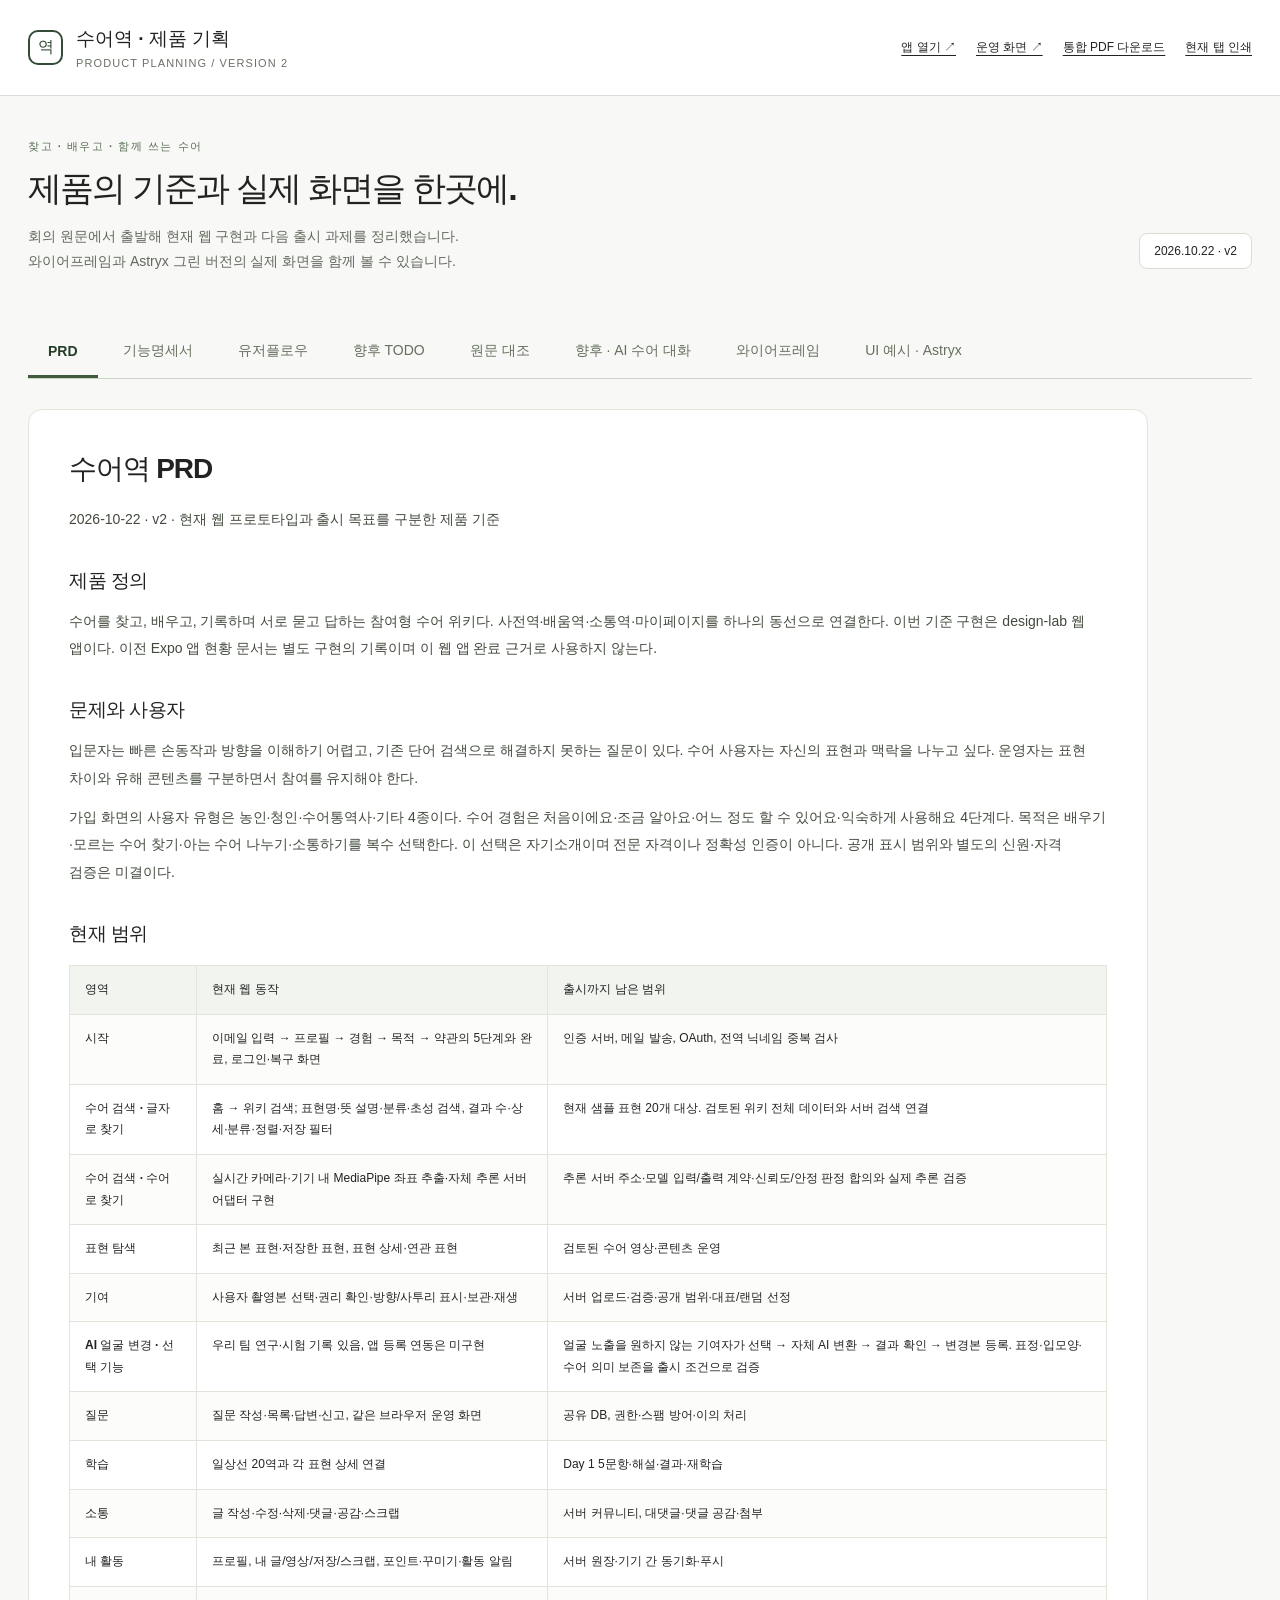
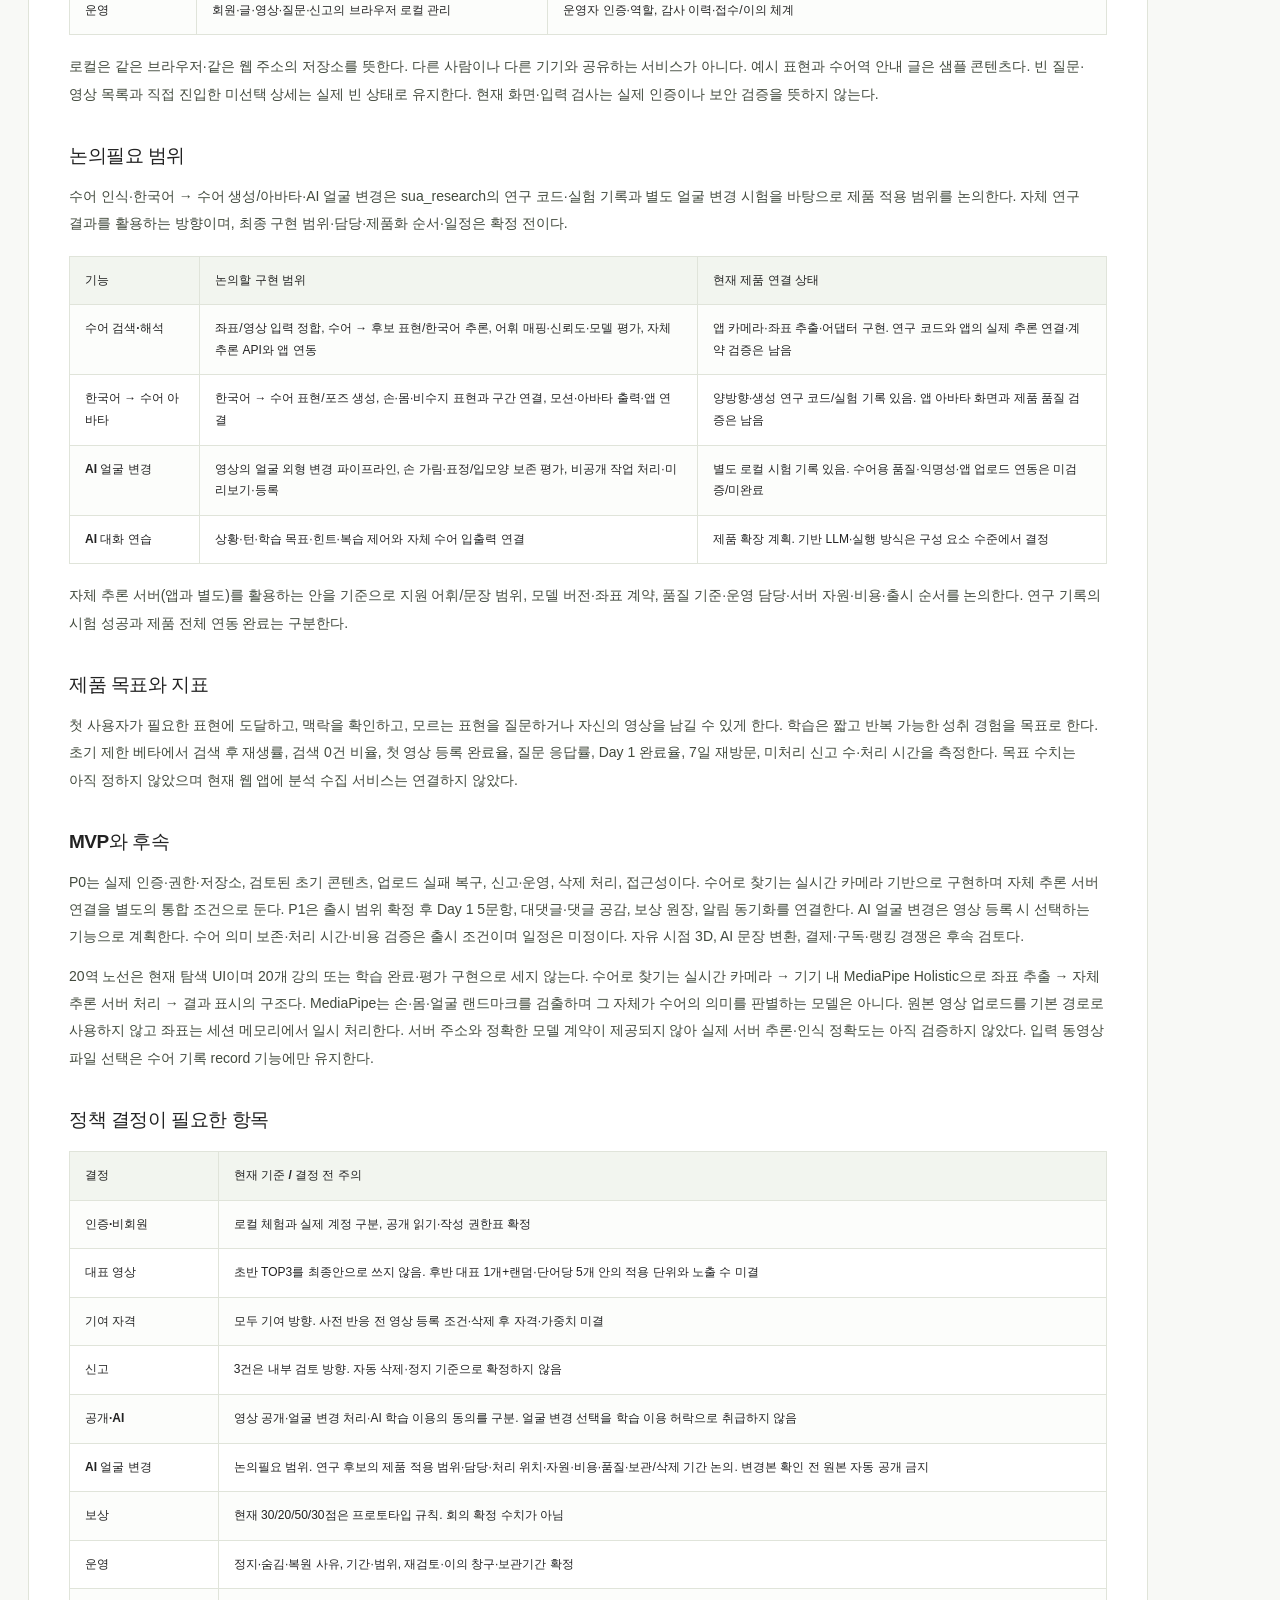
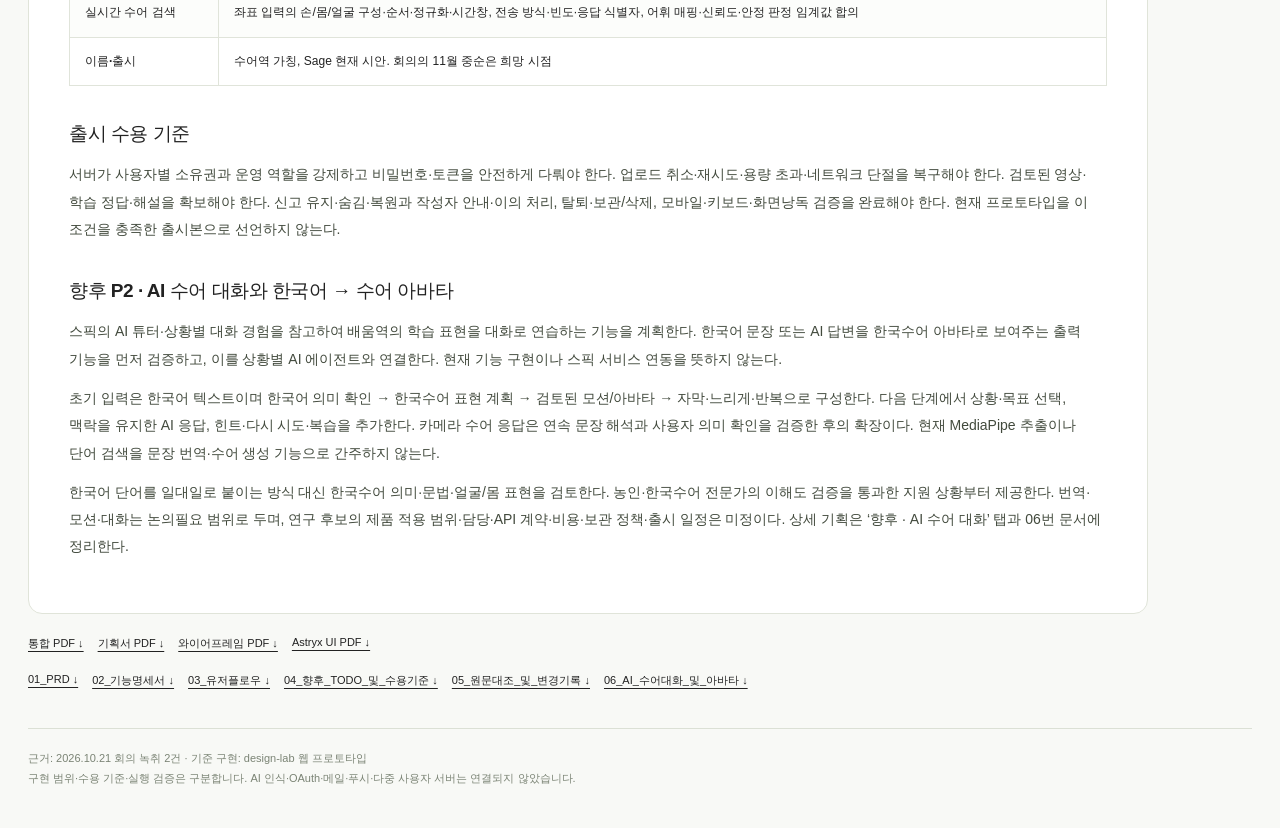
<file: planning/index.html>
<!doctype html><html lang="ko"><head><meta charset="UTF-8"><meta name="viewport" content="width=device-width,initial-scale=1"><meta name="color-scheme" content="light"><title>수어역 · 제품 기획 v2</title><style>
:root{font-family:Pretendard,-apple-system,BlinkMacSystemFont,"Segoe UI","Malgun Gothic",sans-serif;color:#222;background:#f8f9f6;font-synthesis:none}*{box-sizing:border-box}body{margin:0}button,a,select{font:inherit}a{color:inherit;text-underline-offset:4px}button{cursor:pointer}button:focus-visible,a:focus-visible,select:focus-visible,[tabindex]:focus-visible{outline:3px solid #435c47;outline-offset:4px}[hidden]{display:none!important}.top{border-bottom:1px solid #daddd5;background:white;padding:26px max(28px,calc((100vw - 1420px)/2));display:flex;gap:24px;align-items:center;justify-content:space-between}.identity{display:flex;align-items:center;gap:13px}.mark{width:35px;height:35px;border:2px solid #344b38;border-radius:10px;display:grid;place-items:center;color:#344b38;font-weight:800}.identity b{font-size:19px}.identity small{display:block;color:#697065;font-size:11px;margin-top:5px;letter-spacing:.1em}.top-links{display:flex;gap:20px;font-size:12px}.shell{max-width:1420px;margin:auto;padding:40px 28px}.intro{display:flex;gap:30px;align-items:end;justify-content:space-between;margin-bottom:28px}.eyebrow{font-size:11px;letter-spacing:.14em;color:#596e55;font-weight:700}.intro h1{font-size:34px;letter-spacing:-.055em;line-height:1.3;margin:12px 0}.intro p{font-size:14px;color:#62695e;line-height:1.8;max-width:740px}.version{font-size:12px;border:1px solid #d8ded2;background:#fff;padding:10px 14px;border-radius:8px;white-space:nowrap;margin-bottom:20px}.tabs{display:flex;gap:5px;border-bottom:1px solid #cfd5c8;overflow:auto;margin-bottom:30px;position:sticky;top:0;z-index:5;background:#f8f9f6;padding-top:10px}.tabs button{border:0;background:none;padding:15px 20px;font-size:14px;color:#66705f;white-space:nowrap;border-bottom:3px solid transparent}.tabs button[aria-selected=true]{color:#263d2a;border-bottom-color:#405b3b;font-weight:750}.prose{max-width:1120px;background:#fff;padding:40px;border:1px solid #e0e4d9;border-radius:14px}.prose h1{font-size:28px;letter-spacing:-.04em;margin:0 0 18px}.prose h2{font-size:19px;margin:35px 0 14px;letter-spacing:-.025em}.prose p{font-size:14px;line-height:1.95;word-break:keep-all;overflow-wrap:anywhere;margin:12px 0;color:#424a3d}.table-scroll{overflow:auto;margin:18px 0}table{border-collapse:collapse;width:100%;min-width:560px;font-size:12px;line-height:1.8}td,th{padding:13px 15px;border:1px solid #e0e4da;text-align:left;vertical-align:top}th{background:#f2f5ef;font-weight:750;white-space:nowrap}td:first-child{font-weight:600}tr:nth-child(even){background:#fcfdfb}.board-heading{display:flex;align-items:flex-start;justify-content:space-between;gap:20px}.board-heading h2{font-size:25px;letter-spacing:-.04em;margin:0 0 12px}.board-heading p,.board-note{font-size:13px;line-height:1.85;color:#636c5e;max-width:840px}.board-controls{display:flex;gap:14px;align-items:center;margin:24px 0;flex-wrap:wrap}.board-controls label{font-size:12px;color:#505a49}.board-controls select{padding:11px 38px 11px 13px;border:1px solid #bbc7b2;border-radius:8px;background:#fff}.board-controls button{border:1px solid #cbd3c4;border-radius:8px;padding:11px 15px;background:white;font-size:12px}.frame-grid{display:grid;grid-template-columns:repeat(auto-fit,minmax(310px,1fr));gap:30px;align-items:start}.frame-card{min-width:0}.frame-caption{display:flex;align-items:center;justify-content:space-between;margin-bottom:12px;font-size:13px}.frame-caption a{font-size:11px;color:#5f6958}.frame-caption code{font-size:10px;font-weight:400;color:#7a8374;margin-left:6px}.phone-wrap{width:100%;max-width:390px;height:844px;margin:auto;background:#fff;border:1px solid #9b9f96;border-radius:26px;overflow:hidden;position:relative}.phone-wrap iframe{width:390px;height:844px;border:0;display:block;transform-origin:top left;background:white}.desktop-card{grid-column:1/-1}.desktop-wrap{height:770px;border-radius:12px;border:1px solid #999;overflow:auto;background:white}.desktop-wrap iframe{width:1240px;height:768px;border:0;display:block}.legend{display:flex;gap:10px;flex-wrap:wrap;margin-top:15px}.legend span{border:1px solid #ccd4c4;background:white;padding:6px 10px;border-radius:5px;font-size:10px;color:#626e58}.flow{padding:18px 0;border-bottom:1px solid #d9e0d3}.flow h3{font-size:13px;color:#40583b;margin:0 0 12px}.flow-nodes{display:flex;align-items:center;gap:9px;flex-wrap:wrap}.flow-nodes span{background:#fff;border:1px solid #909f87;border-radius:8px;padding:10px 13px;font-size:11px}.flow-nodes b{font-size:15px;font-weight:400;color:#8b9882}.flows{margin-bottom:35px}.footer{font-size:11px;color:#7b8475;border-top:1px solid #dbe0d5;margin-top:40px;padding-top:20px;line-height:1.8}.download{display:flex;gap:14px;flex-wrap:wrap;margin-top:22px;font-size:11px}.skip{position:absolute;left:20px;top:-100px;background:white;padding:15px;z-index:20}.skip:focus{top:10px}@media(max-width:700px){.top{padding:20px;align-items:start}.top-links{flex-direction:column;gap:10px}.shell{padding:25px 16px}.intro{display:block}.intro h1{font-size:28px}.version{display:inline-block;margin:0}.tabs button{padding:14px 12px;font-size:12px}.prose{padding:25px 19px}.prose h1{font-size:24px}.board-heading{display:block}.frame-grid{grid-template-columns:minmax(0,1fr)}.phone-wrap{max-width:390px}.desktop-wrap{height:620px}}@media print{body{background:white}.top-links,.tabs,.board-controls,.download,.skip,.version{display:none!important}.shell{padding:0}.top{padding:0 0 15px}.intro{margin:15px 0}.intro h1{font-size:22px}.prose{border:0;padding:0;max-width:none}.prose p{font-size:10pt}.prose h2{break-after:avoid}tr{break-inside:avoid}.phone-wrap{break-inside:avoid}.frame-grid{display:block}.frame-card{break-inside:avoid;margin:20px 0;page-break-after:always}.desktop-wrap{overflow:hidden}.board-note{font-size:10pt}a{text-decoration:none}.footer{margin-top:20px}}
</style></head><body><a class="skip" href="#content">본문으로 건너뛰기</a><header class="top"><div class="identity"><span class="mark" aria-hidden="true">역</span><div><b>수어역 · 제품 기획</b><small>PRODUCT PLANNING / VERSION 2</small></div></div><nav class="top-links" aria-label="바로가기"><a href="/">앱 열기 ↗</a><a href="/admin.html">운영 화면 ↗</a><a id="download-pdf" href="pdf/sueoyeok-combined.pdf" download="수어역_통합기획서.pdf" aria-label="통합 PDF 다운로드">통합 PDF 다운로드</a><a href="#" id="print">현재 탭 인쇄</a></nav></header><main class="shell" id="content"><section class="intro"><div><span class="eyebrow">찾고 · 배우고 · 함께 쓰는 수어</span><h1>제품의 기준과 실제 화면을 한곳에.</h1><p>회의 원문에서 출발해 현재 웹 구현과 다음 출시 과제를 정리했습니다.<br>와이어프레임과 Astryx 그린 버전의 실제 화면을 함께 볼 수 있습니다.</p></div><span class="version">2026.10.22 · v2</span></section><nav class="tabs" role="tablist" aria-label="기획 문서"><button role="tab" id="tab-prd" aria-controls="panel-prd" aria-selected="true" tabindex="0" data-tab="prd">PRD</button><button role="tab" id="tab-spec" aria-controls="panel-spec" aria-selected="false" tabindex="-1" data-tab="spec">기능명세서</button><button role="tab" id="tab-flow" aria-controls="panel-flow" aria-selected="false" tabindex="-1" data-tab="flow">유저플로우</button><button role="tab" id="tab-todo" aria-controls="panel-todo" aria-selected="false" tabindex="-1" data-tab="todo">향후 TODO</button><button role="tab" id="tab-source" aria-controls="panel-source" aria-selected="false" tabindex="-1" data-tab="source">원문 대조</button><button role="tab" id="tab-future" aria-controls="panel-future" aria-selected="false" tabindex="-1" data-tab="future">향후 · AI 수어 대화</button><button role="tab" id="tab-ui" aria-controls="panel-ui" aria-selected="false" tabindex="-1" data-tab="ui">와이어프레임</button><button role="tab" id="tab-example" aria-controls="panel-example" aria-selected="false" tabindex="-1" data-tab="example">UI 예시 · Astryx</button></nav><section role="tabpanel" tabindex="0" id="panel-prd" aria-labelledby="tab-prd" ><article class="prose"><h1>수어역 PRD</h1>
<p>2026-10-22 · v2 · 현재 웹 프로토타입과 출시 목표를 구분한 제품 기준</p>
<h2>제품 정의</h2>
<p>수어를 찾고, 배우고, 기록하며 서로 묻고 답하는 참여형 수어 위키다. 사전역·배움역·소통역·마이페이지를 하나의 동선으로 연결한다. 이번 기준 구현은 design-lab 웹 앱이다. 이전 Expo 앱 현황 문서는 별도 구현의 기록이며 이 웹 앱 완료 근거로 사용하지 않는다.</p>
<h2>문제와 사용자</h2>
<p>입문자는 빠른 손동작과 방향을 이해하기 어렵고, 기존 단어 검색으로 해결하지 못하는 질문이 있다. 수어 사용자는 자신의 표현과 맥락을 나누고 싶다. 운영자는 표현 차이와 유해 콘텐츠를 구분하면서 참여를 유지해야 한다.</p>
<p>가입 화면의 사용자 유형은 농인·청인·수어통역사·기타 4종이다. 수어 경험은 처음이에요·조금 알아요·어느 정도 할 수 있어요·익숙하게 사용해요 4단계다. 목적은 배우기·모르는 수어 찾기·아는 수어 나누기·소통하기를 복수 선택한다. 이 선택은 자기소개이며 전문 자격이나 정확성 인증이 아니다. 공개 표시 범위와 별도의 신원·자격 검증은 미결이다.</p>
<h2>현재 범위</h2>
<div class="table-scroll"><table>
<tr><th>영역</th><th>현재 웹 동작</th><th>출시까지 남은 범위</th></tr>
<tr><td>시작</td><td>이메일 입력 → 프로필 → 경험 → 목적 → 약관의 5단계와 완료, 로그인·복구 화면</td><td>인증 서버, 메일 발송, OAuth, 전역 닉네임 중복 검사</td></tr>
<tr><td>수어 검색 · 글자로 찾기</td><td>홈 → 위키 검색; 표현명·뜻 설명·분류·초성 검색, 결과 수·상세·분류·정렬·저장 필터</td><td>현재 샘플 표현 20개 대상. 검토된 위키 전체 데이터와 서버 검색 연결</td></tr>
<tr><td>수어 검색 · 수어로 찾기</td><td>실시간 카메라·기기 내 MediaPipe 좌표 추출·자체 추론 서버 어댑터 구현</td><td>추론 서버 주소·모델 입력/출력 계약·신뢰도/안정 판정 합의와 실제 추론 검증</td></tr>
<tr><td>표현 탐색</td><td>최근 본 표현·저장한 표현, 표현 상세·연관 표현</td><td>검토된 수어 영상·콘텐츠 운영</td></tr>
<tr><td>기여</td><td>사용자 촬영본 선택·권리 확인·방향/사투리 표시·보관·재생</td><td>서버 업로드·검증·공개 범위·대표/랜덤 선정</td></tr>
<tr><td>AI 얼굴 변경 · 선택 기능</td><td>우리 팀 연구·시험 기록 있음, 앱 등록 연동은 미구현</td><td>얼굴 노출을 원하지 않는 기여자가 선택 → 자체 AI 변환 → 결과 확인 → 변경본 등록. 표정·입모양·수어 의미 보존을 출시 조건으로 검증</td></tr>
<tr><td>질문</td><td>질문 작성·목록·답변·신고, 같은 브라우저 운영 화면</td><td>공유 DB, 권한·스팸 방어·이의 처리</td></tr>
<tr><td>학습</td><td>일상선 20역과 각 표현 상세 연결</td><td>Day 1 5문항·해설·결과·재학습</td></tr>
<tr><td>소통</td><td>글 작성·수정·삭제·댓글·공감·스크랩</td><td>서버 커뮤니티, 대댓글·댓글 공감·첨부</td></tr>
<tr><td>내 활동</td><td>프로필, 내 글/영상/저장/스크랩, 포인트·꾸미기·활동 알림</td><td>서버 원장·기기 간 동기화·푸시</td></tr>
<tr><td>운영</td><td>회원·글·영상·질문·신고의 브라우저 로컬 관리</td><td>운영자 인증·역할, 감사 이력·접수/이의 체계</td></tr>
</table></div>
<p>로컬은 같은 브라우저·같은 웹 주소의 저장소를 뜻한다. 다른 사람이나 다른 기기와 공유하는 서비스가 아니다. 예시 표현과 수어역 안내 글은 샘플 콘텐츠다. 빈 질문·영상 목록과 직접 진입한 미선택 상세는 실제 빈 상태로 유지한다. 현재 화면·입력 검사는 실제 인증이나 보안 검증을 뜻하지 않는다.</p>
<h2>논의필요 범위</h2>
<p>수어 인식·한국어 → 수어 생성/아바타·AI 얼굴 변경은 sua_research의 연구 코드·실험 기록과 별도 얼굴 변경 시험을 바탕으로 제품 적용 범위를 논의한다. 자체 연구 결과를 활용하는 방향이며, 최종 구현 범위·담당·제품화 순서·일정은 확정 전이다.</p>
<div class="table-scroll"><table>
<tr><th>기능</th><th>논의할 구현 범위</th><th>현재 제품 연결 상태</th></tr>
<tr><td>수어 검색·해석</td><td>좌표/영상 입력 정합, 수어 → 후보 표현/한국어 추론, 어휘 매핑·신뢰도·모델 평가, 자체 추론 API와 앱 연동</td><td>앱 카메라·좌표 추출·어댑터 구현. 연구 코드와 앱의 실제 추론 연결·계약 검증은 남음</td></tr>
<tr><td>한국어 → 수어 아바타</td><td>한국어 → 수어 표현/포즈 생성, 손·몸·비수지 표현과 구간 연결, 모션·아바타 출력·앱 연결</td><td>양방향·생성 연구 코드/실험 기록 있음. 앱 아바타 화면과 제품 품질 검증은 남음</td></tr>
<tr><td>AI 얼굴 변경</td><td>영상의 얼굴 외형 변경 파이프라인, 손 가림·표정/입모양 보존 평가, 비공개 작업 처리·미리보기·등록</td><td>별도 로컬 시험 기록 있음. 수어용 품질·익명성·앱 업로드 연동은 미검증/미완료</td></tr>
<tr><td>AI 대화 연습</td><td>상황·턴·학습 목표·힌트·복습 제어와 자체 수어 입출력 연결</td><td>제품 확장 계획. 기반 LLM·실행 방식은 구성 요소 수준에서 결정</td></tr>
</table></div>
<p>자체 추론 서버(앱과 별도)를 활용하는 안을 기준으로 지원 어휘/문장 범위, 모델 버전·좌표 계약, 품질 기준·운영 담당·서버 자원·비용·출시 순서를 논의한다. 연구 기록의 시험 성공과 제품 전체 연동 완료는 구분한다.</p>
<h2>제품 목표와 지표</h2>
<p>첫 사용자가 필요한 표현에 도달하고, 맥락을 확인하고, 모르는 표현을 질문하거나 자신의 영상을 남길 수 있게 한다. 학습은 짧고 반복 가능한 성취 경험을 목표로 한다. 초기 제한 베타에서 검색 후 재생률, 검색 0건 비율, 첫 영상 등록 완료율, 질문 응답률, Day 1 완료율, 7일 재방문, 미처리 신고 수·처리 시간을 측정한다. 목표 수치는 아직 정하지 않았으며 현재 웹 앱에 분석 수집 서비스는 연결하지 않았다.</p>
<h2>MVP와 후속</h2>
<p>P0는 실제 인증·권한·저장소, 검토된 초기 콘텐츠, 업로드 실패 복구, 신고·운영, 삭제 처리, 접근성이다. 수어로 찾기는 실시간 카메라 기반으로 구현하며 자체 추론 서버 연결을 별도의 통합 조건으로 둔다. P1은 출시 범위 확정 후 Day 1 5문항, 대댓글·댓글 공감, 보상 원장, 알림 동기화를 연결한다. AI 얼굴 변경은 영상 등록 시 선택하는 기능으로 계획한다. 수어 의미 보존·처리 시간·비용 검증은 출시 조건이며 일정은 미정이다. 자유 시점 3D, AI 문장 변환, 결제·구독·랭킹 경쟁은 후속 검토다.</p>
<p>20역 노선은 현재 탐색 UI이며 20개 강의 또는 학습 완료·평가 구현으로 세지 않는다. 수어로 찾기는 실시간 카메라 → 기기 내 MediaPipe Holistic으로 좌표 추출 → 자체 추론 서버 처리 → 결과 표시의 구조다. MediaPipe는 손·몸·얼굴 랜드마크를 검출하며 그 자체가 수어의 의미를 판별하는 모델은 아니다. 원본 영상 업로드를 기본 경로로 사용하지 않고 좌표는 세션 메모리에서 일시 처리한다. 서버 주소와 정확한 모델 계약이 제공되지 않아 실제 서버 추론·인식 정확도는 아직 검증하지 않았다. 입력 동영상 파일 선택은 수어 기록 record 기능에만 유지한다.</p>
<h2>정책 결정이 필요한 항목</h2>
<div class="table-scroll"><table>
<tr><th>결정</th><th>현재 기준 / 결정 전 주의</th></tr>
<tr><td>인증·비회원</td><td>로컬 체험과 실제 계정 구분, 공개 읽기·작성 권한표 확정</td></tr>
<tr><td>대표 영상</td><td>초반 TOP3를 최종안으로 쓰지 않음. 후반 대표 1개+랜덤·단어당 5개 안의 적용 단위와 노출 수 미결</td></tr>
<tr><td>기여 자격</td><td>모두 기여 방향. 사전 반응 전 영상 등록 조건·삭제 후 자격·가중치 미결</td></tr>
<tr><td>신고</td><td>3건은 내부 검토 방향. 자동 삭제·정지 기준으로 확정하지 않음</td></tr>
<tr><td>공개·AI</td><td>영상 공개·얼굴 변경 처리·AI 학습 이용의 동의를 구분. 얼굴 변경 선택을 학습 이용 허락으로 취급하지 않음</td></tr>
<tr><td>AI 얼굴 변경</td><td>논의필요 범위. 연구 후보의 제품 적용 범위·담당·처리 위치·자원·비용·품질·보관/삭제 기간 논의. 변경본 확인 전 원본 자동 공개 금지</td></tr>
<tr><td>보상</td><td>현재 30/20/50/30점은 프로토타입 규칙. 회의 확정 수치가 아님</td></tr>
<tr><td>운영</td><td>정지·숨김·복원 사유, 기간·범위, 재검토·이의 창구·보관기간 확정</td></tr>
<tr><td>실시간 수어 검색</td><td>좌표 입력의 손/몸/얼굴 구성·순서·정규화·시간창, 전송 방식·빈도·응답 식별자, 어휘 매핑·신뢰도·안정 판정 임계값 합의</td></tr>
<tr><td>이름·출시</td><td>수어역 가칭, Sage 현재 시안. 회의의 11월 중순은 희망 시점</td></tr>
</table></div>
<h2>출시 수용 기준</h2>
<p>서버가 사용자별 소유권과 운영 역할을 강제하고 비밀번호·토큰을 안전하게 다뤄야 한다. 업로드 취소·재시도·용량 초과·네트워크 단절을 복구해야 한다. 검토된 영상·학습 정답·해설을 확보해야 한다. 신고 유지·숨김·복원과 작성자 안내·이의 처리, 탈퇴·보관/삭제, 모바일·키보드·화면낭독 검증을 완료해야 한다. 현재 프로토타입을 이 조건을 충족한 출시본으로 선언하지 않는다.</p>
<h2>향후 P2 · AI 수어 대화와 한국어 → 수어 아바타</h2>
<p>스픽의 AI 튜터·상황별 대화 경험을 참고하여 배움역의 학습 표현을 대화로 연습하는 기능을 계획한다. 한국어 문장 또는 AI 답변을 한국수어 아바타로 보여주는 출력 기능을 먼저 검증하고, 이를 상황별 AI 에이전트와 연결한다. 현재 기능 구현이나 스픽 서비스 연동을 뜻하지 않는다.</p>
<p>초기 입력은 한국어 텍스트이며 한국어 의미 확인 → 한국수어 표현 계획 → 검토된 모션/아바타 → 자막·느리게·반복으로 구성한다. 다음 단계에서 상황·목표 선택, 맥락을 유지한 AI 응답, 힌트·다시 시도·복습을 추가한다. 카메라 수어 응답은 연속 문장 해석과 사용자 의미 확인을 검증한 후의 확장이다. 현재 MediaPipe 추출이나 단어 검색을 문장 번역·수어 생성 기능으로 간주하지 않는다.</p>
<p>한국어 단어를 일대일로 붙이는 방식 대신 한국수어 의미·문법·얼굴/몸 표현을 검토한다. 농인·한국수어 전문가의 이해도 검증을 통과한 지원 상황부터 제공한다. 번역·모션·대화는 논의필요 범위로 두며, 연구 후보의 제품 적용 범위·담당·API 계약·비용·보관 정책·출시 일정은 미정이다. 상세 기획은 ‘향후 · AI 수어 대화’ 탭과 06번 문서에 정리한다.</p></article></section><section role="tabpanel" tabindex="0" id="panel-spec" aria-labelledby="tab-spec" hidden><article class="prose"><h1>수어역 기능명세서</h1>
<p>2026-10-22 · v2 · 화면 ID는 실제 웹 앱과 동일</p>
<h2>상태 표기</h2>
<p>로컬 구현: 브라우저 안에서 동작하는 기능. 샘플: 제품 설명을 위한 고정 콘텐츠. 준비/TODO: 화면이 있거나 제안되었으나 실제 서비스 연결이 없는 기능. 이 구분은 회원·운영 UI에도 동일하게 적용한다.</p>
<h2>기능 계약</h2>
<div class="table-scroll"><table>
<tr><th>ID</th><th>화면·기능</th><th>입력·정상 처리</th><th>예외·수용 기준</th><th>현재 상태</th></tr>
<tr><td>A01</td><td>signup·login</td><td>이메일 형식·비밀번호 길이 확인 후 다음 화면</td><td>빈 값·형식 오류 표시; 실제 인증 성공 문구로 오해하지 않기</td><td>입력·이동 로컬, 실제 인증 TODO</td></tr>
<tr><td>A02</td><td>profileSetup</td><td>닉네임 1~20자, 유형 4개 중 1개 선택</td><td>미선택 안내, 수정 시 기존 값 보존</td><td>로컬 프로필</td></tr>
<tr><td>A03</td><td>knowledge</td><td>경험 4단계 중 단일 선택</td><td>선택 전 계속 비활성</td><td>로컬</td></tr>
<tr><td>A04</td><td>purpose</td><td>목적 4개 복수 선택</td><td>0개일 때 계속 비활성</td><td>로컬</td></tr>
<tr><td>A05</td><td>terms·policy</td><td>이용약관·개인정보 필수, 소식 선택</td><td>필수 2개만 동의해도 진행 가능; 정책 왕복 상태 보존</td><td>UI 로컬, 실제 정책문 TODO</td></tr>
<tr><td>A06</td><td>recover</td><td>이메일 검사·재설정 요청 진입</td><td>메일 발송·유효 링크가 없는 준비 안내</td><td>준비</td></tr>
<tr><td>D01</td><td>수어 검색 · 글자로 찾기 / home·wiki</td><td>표현명·뜻 설명·분류·초성 입력 → 결과 수·목록 → 표현 상세; 분류·정렬·저장 필터</td><td>검색어 지우기, 0건 안내·전체 표현 보기, 상세 왕복</td><td>로컬 검색 구현 · 샘플 표현 20개</td></tr>
<tr><td>D02</td><td>term</td><td>표현 설명·연관 표현·보관 영상·북마크</td><td>촬영본 없으면 빈 상태, 연관/영상 왕복 맥락 유지</td><td>로컬·샘플 설명</td></tr>
<tr><td>D03</td><td>record</td><td>영상 파일, 표현·설명·방향·사투리·권리 확인</td><td>영상 형식·35MB 한도, 파일 누락·권리 미동의는 저장 불가</td><td>로컬 보관, 공개 업로드 TODO</td></tr>
<tr><td>D04</td><td>videoDetail</td><td>본인 선택 파일 재생·느리게 보기·삭제·표현 연결</td><td>미선택/삭제/숨김 대상을 재생하지 않음</td><td>로컬; 브라우저 저장 연동</td></tr>
<tr><td>D05</td><td>수어 검색 · 수어로 찾기 / signSearch</td><td>카메라 시작 → 기기 내 MediaPipe Holistic 좌표 추출 → 자체 추론 서버 추론 → 결과·표현 연결</td><td>카메라 거부/미지원·좌표 미검출·서버 미설정/오류/미확신·중단 처리, 인식 결과를 지어내지 않음</td><td>프런트·어댑터 구현, 실제 서버 추론 미확인</td></tr>
<tr><td>D06</td><td>wiki · 표현 탐색</td><td>최근 본 표현·최근 기록 지우기·저장한 표현 보기</td><td>최근/저장 0건 처리, 검색·분류 조건과 함께 적용</td><td>화면 인스턴스 메모리</td></tr>
<tr><td>D07</td><td>영상 등록 · AI 얼굴 변경</td><td>선택 동의 → 비공개 원본 처리 → 자체 AI 얼굴 변경 → 미리보기·확인 → 변경본 등록</td><td>선택하지 않아도 등록 가능. 처리 중/실패/취소에는 원본을 자동 공개하지 않음; 표정·입모양·손 가림 검증</td><td>우리 팀 연구·시험, 제품화·앱 연동 TODO</td></tr>
<tr><td>Q01</td><td>questions·questionCompose</td><td>표현·질문 입력 후 저장하고 상세 이동</td><td>빈 값·저장 실패 표시, 0건 안내</td><td>로컬</td></tr>
<tr><td>Q02</td><td>question</td><td>답변·신고, 질문으로 복귀</td><td>직접 진입 시 선택 질문 없음, 숨김은 목록에서 제외</td><td>로컬</td></tr>
<tr><td>L01</td><td>learn</td><td>첫인사역~부탁역 일상선 20개 역 → 표현 상세</td><td>하단 종착역까지 스크롤 가능, 역 순서 유지</td><td>탐색 로컬</td></tr>
<tr><td>L02</td><td>Day 1</td><td>5문항·객관식·첫 제출·정오답·해설·결과</td><td>4/5=80%, 재학습 중복 보상 금지</td><td>TODO</td></tr>
<tr><td>C01</td><td>community·compose</td><td>분류, 제목 80자·본문 2000자, 글 CRUD</td><td>제목/본문 공백 차단, 작성자 소유권은 서버에서 재검증 필요</td><td>로컬</td></tr>
<tr><td>C02</td><td>post</td><td>댓글 2000자, 글 공감·스크랩</td><td>빈 댓글 차단, 삭제 글의 오래된 링크 처리</td><td>로컬; 대댓글·댓글 공감 TODO</td></tr>
<tr><td>P01</td><td>profile·collection</td><td>내 영상·글·표현 저장·스크랩별 목록</td><td>빈 목록에서 해당 작성/탐색으로 연결</td><td>로컬</td></tr>
<tr><td>P02</td><td>points</td><td>프로필 30·첫 저장 20·첫 영상 50·첫 글 30점</td><td>같은 보상 1회, 잔액 부족 구매 차단, 보유 재장착 무과금</td><td>로컬 규칙·상태</td></tr>
<tr><td>P03</td><td>wardrobe</td><td>색·테두리·배지 구입·장착</td><td>구매 원장·소유·장착 동시 갱신</td><td>로컬</td></tr>
<tr><td>P04</td><td>notifications</td><td>활동 알림 목록·읽음·모두 읽음·원문 이동</td><td>삭제된 콘텐츠 알림 참조 정리</td><td>로컬; 외부 푸시 TODO</td></tr>
<tr><td>P05</td><td>settings·account</td><td>정보 수정·로그아웃·탈퇴 진입</td><td>복구·OAuth·서버 세션 없음 명시</td><td>로컬 UI</td></tr>
<tr><td>P06</td><td>withdraw~withdrawDone</td><td>안내 확인·최종 확인·로컬 기록 정리</td><td>취소 경로·질문 정리 롤백·미디어 준비·메타데이터 정리, 실제 서버 재인증·탈퇴는 TODO</td><td>로컬 체험 정리</td></tr>
<tr><td>M01</td><td>admin members</td><td>현재 브라우저 회원 조회·검색·상태 확인·정지/복원</td><td>되돌릴 수 있는 조치, 다른 기기에는 적용되지 않음</td><td>로컬 운영</td></tr>
<tr><td>M02</td><td>admin posts·videos</td><td>같은 저장소의 글·영상 조회·숨김/복원</td><td>삭제와 숨김 구분, 앱 목록과 상태 일치</td><td>로컬 운영</td></tr>
<tr><td>M03</td><td>admin questions·reports</td><td>질문·답변·신고 상세와 숨김/복원·검토</td><td>조치 확인·취소, 미선택·0건·저장 실패</td><td>로컬 운영</td></tr>
</table></div>
<h2>영상 등록 · AI 얼굴 변경</h2>
<p>얼굴 노출을 원하지 않는 기여자를 위한 선택 기능이다. 등록 단계의 ‘AI 얼굴 변경’은 기본 해제로 두고, 선택하지 않으면 일반 영상 등록 경로를 따른다. 현재 앱은 영상 파일을 로컬에 보관하며 얼굴 변경 UI·연구 모델·처리 서버는 아직 앱에 연결하지 않았다. 아래는 향후 구현 계약이다.</p>
<div class="table-scroll"><table>
<tr><th>단계</th><th>기능·수용 기준</th></tr>
<tr><td>선택·동의</td><td>영상 선택 후 AI 얼굴 변경 선택. 처리 목적·전송 대상·원본 보관 기준을 확인한 후 시작. 영상 공개·모델 학습 동의와 구분</td></tr>
<tr><td>처리</td><td>비공개 원본 → 변환 작업. 대기·처리 중·완료·실패·취소 상태를 구분하고 실제 진행 정보만 표시. 중복 등록과 취소 후 늦은 완료 결과 반영 차단</td></tr>
<tr><td>결과 확인</td><td>본인만 원본/변경본을 비교 재생하고 표정·눈썹·시선·입모양과 얼굴 앞 손동작을 확인. 마음에 들지 않으면 재시도 또는 취소</td></tr>
<tr><td>등록</td><td>사용자가 변경본을 확인한 뒤 해당 파일만 공개 등록. AI 변경 영상임을 표시하고 표준 표현·정확성 인증으로 오해하지 않게 함</td></tr>
<tr><td>실패·이탈</td><td>원본을 대신 자동 공개하지 않음. 비공개 임시 보관·재시도·삭제/취소 경로 제공. 원본 공개로 전환하려면 별도 명시 선택 필요</td></tr>
<tr><td>품질</td><td>얼굴 외형 변경 중에도 수어 의미·표정·입모양·손/몸·재생 시간/프레임 연속성이 유지되는지 농인·한국수어 전문가와 검증. 품질 미달 결과는 공개 차단</td></tr>
<tr><td>데이터</td><td>원본과 변경본의 접근 권한 분리, 원본 공개 URL 차단, 임시 파일·작업 취소·탈퇴/삭제 시 정리 기준 확정. 얼굴 변경만으로 음성·배경 등을 포함한 완전한 익명성을 보장한다고 표시하지 않음</td></tr>
</table></div>
<p>얼굴 변경 파이프라인과 처리 API는 논의필요 범위다. 별도 로컬 시험을 바탕으로 제품 적용 범위·담당·모델/외형·처리 위치·예상 처리 시간·비용·재시도 한도·보관 기간을 논의한다. 실시간 수어 검색의 MediaPipe 추출이나 한국어 → 수어 아바타 생성과 별도 기능으로 관리한다.</p>
<h2>저장·권한 경계</h2>
<p>회원·프로필·커뮤니티 글·질문 메타데이터는 같은 origin 브라우저 저장소를 공유한다. 영상 Blob은 IndexedDB를 사용한다. 화면과 운영 콘솔이 같은 로컬 기록을 바라보는 구조이며 서버 DB·미디어 CDN이 아니다. 댓글·공감·스크랩·북마크·최근 표현·포인트·꾸미기·활동 알림은 현재 화면 인스턴스의 메모리 상태이며 새로고침·다른 프레임에서 그대로 이어지지 않는다. 회원/글/영상 저장과 구분해 검토한다. 비밀번호는 실제 인증 정보로 저장하지 않는다. 임의로 로컬 저장소를 바꿀 수 있으므로 본인·운영자 표시를 보안 권한으로 보지 않는다. 운영 숨김은 복원 가능한 상태 전이이고 사용자 삭제·탈퇴와 다르다.</p>
<p>회원 레코드는 가입 완료·프로필 수정·첫 게시 기여 시 생성한다. 정지된 회원은 작성이 제한되고 작성한 콘텐츠는 비노출된다. 단순 화면 초기화로 새 식별자를 발급하여 정지를 우회하지 않는다. 탈퇴 시 질문 정리의 실패 복구를 준비하고 영상 파일 정리 준비와 메타데이터 정리를 수행한다. 탈퇴한 회원은 닉네임·이메일·유형·경험·목적 등 개인 필드를 지우고 탈퇴 상태의 이력만 남긴다. 탈퇴 뒤 새 가입은 새 로컬 식별자를 사용한다. 이는 동일 브라우저 안의 상태 관리이며 실제 신원·계정 차단을 보장하지 않는다.</p>
<h2>상태와 오류</h2>
<p>공통 상태는 초기 로딩, 정상, 0건, 입력 오류, 저장 실패, 없거나 접근 불가능한 상세, 준비 중이다. 업로드의 서버 대기/처리/실패/재시도·재인증·세션 만료·실시간 충돌은 출시 구현 대상으로 남긴다. 예시 데이터로 빈 상태를 채우거나 미구현 AI·메일·공개 접수를 성공으로 표시하지 않는다.</p>
<h2>수어 검색</h2>
<p>수어 검색은 핵심 기능이며 두 가지 입력 경로를 제공한다. 글자로 찾기는 한국어로 원하는 수어 표현을 조회하고, 수어로 찾기는 사용자의 실제 수어 동작으로 후보 표현을 찾는다. 영상 기록·질문 작성·향후 한국어 → 수어 아바타와 구분한다.</p>
<div class="table-scroll"><table>
<tr><th>경로</th><th>검색 대상·처리</th><th>현재 구현과 잔여</th></tr>
<tr><td>글자로 찾기 · D01</td><td>표현명·뜻 설명·분류의 부분 일치, 초성만 입력하면 표현명 초성 일치. 공백·대소문자 정규화</td><td>샘플 표현 20개에서 동작. 전체 위키 데이터·서버 검색은 미연결</td></tr>
<tr><td>결과 탐색 · D01/D02/D06</td><td>결과 수·목록, 분류·가나다순·저장 필터, 표현 상세·최근 본 표현</td><td>로컬 동작. 0건이면 안내와 전체 표현 보기, 저장/최근 기록은 새로고침 후 유지되지 않음</td></tr>
<tr><td>수어로 찾기 · D05</td><td>실시간 카메라 → 기기 MediaPipe 좌표 → 자체 추론 서버 의미 추론 → 후보 표현 → 위키 상세</td><td>카메라 화면·추출 구조·서버 어댑터 구현. 자체 추론 서버가 없어 실제 의미 검색은 아직 불가</td></tr>
</table></div>
<p>글자 검색의 현재 수용 예시는 ‘안녕’으로 ‘안녕하세요’를 찾고, ‘ㅇㄴㅎㅅㅇ’로 같은 표현을 찾으며, 없는 검색어는 0건으로 표시하는 것이다. 자동완성·오타 교정·동의어 확장·인기 검색어는 현재 구현 범위가 아니다.</p>
<h2>실시간 수어 검색 계약</h2>
<p>입력은 사용자가 허용한 실시간 카메라 영상이다. 마이크는 요청하지 않는다. 기기에서 MediaPipe Holistic으로 손·몸·얼굴 좌표를 추출하고 자체 추론 서버에는 합의된 좌표 시계열만 보낸다. 기본 경로에서 원본 영상·음성·얼굴 이미지를 업로드하거나 좌표를 영구 보관하지 않는다. 개발/운영 로그에도 좌표 전체를 기본 복제하지 않는다. 랜드마크 추출 성공과 수어 의미 인식 성공은 서로 다른 상태다.</p>
<p>전송 규약은 제안·미확정이다. 각 프레임의 단조 증가 타임스탬프와 시퀀스, 요청/응답 상관 식별자, 입력 스키마 버전을 포함하는 방향을 제안한다. 손/몸/얼굴의 입력 배열 순서·누락값·좌우 기준·영상/월드 좌표·정규화, 프레임률·시간창·전송 주기·동시 요청 수와 전송 방식은 모델 담당과 합의해야 한다. 추출 스케줄과 서버 응답의 속도가 다를 때는 대기열을 제한하고 오래된 프레임/응답을 버리는 역압력 정책을 둔다. 정지·화면 이탈 시 카메라 트랙·추출 루프를 종료하고 진행 중 요청을 취소하며 늦게 도착한 응답을 반영하지 않는다.</p>
<p>응답의 후보 어휘 ID·신뢰도·최종/중간 판정 형식, 지원 어휘와 사전 ID 매핑, 신뢰도 임계값·연속 안정 판정 기준도 미결이다. MediaPipe 검출 신뢰도와 서버 수어 분류 신뢰도를 같은 값으로 취급하지 않는다. 미설정·시간 초과·잘못된 응답·모르는 어휘·낮은 신뢰도에는 인식 실패/미확신을 안내하고 텍스트 검색으로 이동할 수 있게 한다. 추론 엔드포인트 없이 샘플 단어를 인식 결과로 표시하지 않는다. 실제 카메라·좌표 추출·서버 통합의 통과 여부는 실행 검증 뒤 기록한다.</p>
<h2>검증 행렬</h2>
<div class="table-scroll"><table>
<tr><th>시나리오</th><th>기대 결과</th><th>확인 수준</th></tr>
<tr><td>가입 필수 누락 / 선택 마케팅 미동의</td><td>필수 차단 / 선택 동의 없이 진행</td><td>UI 시나리오 확인 대상</td></tr>
<tr><td>등록 → 새로고침 → 내 목록 → 운영 목록</td><td>같은 브라우저 기록과 파일 유지</td><td>통합 브라우저 확인 대상</td></tr>
<tr><td>회원 정지 → 복원</td><td>상태 변경·복구·로컬 범위 확인</td><td>통합 브라우저 확인 대상</td></tr>
<tr><td>글·영상 숨김 → 앱 재확인 → 복원</td><td>비노출과 재노출 일치</td><td>통합 브라우저 확인 대상</td></tr>
<tr><td>삭제 후 상세·알림·뒤로 가기</td><td>삭제 대상을 다시 표시하지 않음</td><td>통합 브라우저 확인 대상</td></tr>
<tr><td>포인트 중복·잔액 부족·재장착</td><td>중복 지급·음수 잔액·재구매 없음</td><td>단위 테스트 대상</td></tr>
<tr><td>수어 검색 카메라·중단</td><td>권한 거부·미지원·좌표 미검출 처리, 중단/이탈 시 트랙·루프·요청 종료</td><td>구현 후 UI·기기 확인 대상</td></tr>
<tr><td>수어 검색 서버 계약</td><td>순서/좌표계/누락값·전송창·역압력·식별자·늦은 응답, 어휘/임계값 합의</td><td>계약·실서버 통합 미확인</td></tr>
<tr><td>수어 검색 미설정·소셜 로그인·복구</td><td>가짜 성공 없이 미설정/준비 상태</td><td>UI 확인 대상</td></tr>
<tr><td>390px·320px·키보드·모달·프린트</td><td>가로 잘림·포커스 유실 없음</td><td>렌더링 확인 대상</td></tr>
</table></div>
<p>이 표는 수용 기준이다. 실제 실행한 검증 결과는 변경 작업의 결과 보고와 검증 기록으로 별도 제시하며 표의 존재만으로 통과를 주장하지 않는다.</p>
<h2>향후 기능 명세 · 논의필요 범위 / 제품 연동 전</h2>
<div class="table-scroll"><table>
<tr><th>ID</th><th>계획 기능</th><th>예정 입력·출력</th><th>완료 기준·선행 조건</th><th>상태</th></tr>
<tr><td>F01</td><td>한국어 → 한국수어 아바타</td><td>문장·맥락 → 수어 표현 계획 → 동작·한국어 자막</td><td>검토된 지원 표현, 문법·수형·표정·전환의 이해도 평가, 미지원 표현 안내</td><td>향후 P2 기획</td></tr>
<tr><td>F02</td><td>아바타 재생·학습 제어</td><td>정지·반복·느리게·구간 다시 보기·위키 연결</td><td>얼굴·두 손·상체 가시성, 자막과 동작 일치, 실패/취소 후 복구</td><td>F01 이후</td></tr>
<tr><td>F03</td><td>상황별 AI 대화</td><td>상황·목표·텍스트 응답 → AI 다음 답변·힌트·수어 아바타</td><td>이전 턴 문맥, 재시도·중단, 답변 ID별 번역/모션 일치, 텍스트만으로 동작 정확도 평가 금지</td><td>F01 품질 검증 후</td></tr>
<tr><td>F04</td><td>카메라 수어 대화 응답</td><td>MediaPipe 좌표 → 자체 문장/의미 해석 → 사용자 확인 → AI 응답</td><td>단어 검색과 별개로 연속 문장·발화 구간·확신 기준 검증, 텍스트 대안</td><td>후속 확장</td></tr>
<tr><td>F05</td><td>복습·운영</td><td>동의한 기록·표현 다시 보기, 오류 표현 신고·수정</td><td>보관/삭제·학습 이용 동의 분리, 콘텐츠·모델 버전 추적</td><td>정책/서버 설계 필요</td></tr>
</table></div>
<p>F01~F05는 현재 화면 ID나 실행 가능한 API가 아니다. 현재 와이어프레임·UI 예시의 32개 구현 화면에 포함하지 않는다. 번역 지연·모션 생성 실패·미지원 표현·낮은 인식 확신·오래된 턴 결과·네트워크 단절을 명세하고, 해당 턴을 완료/정답으로 꾸며 표시하지 않는다. 텍스트·좌표·대화·영상 보관은 각각 범위와 동의를 정한다.</p></article></section><section role="tabpanel" tabindex="0" id="panel-flow" aria-labelledby="tab-flow" hidden><article class="prose"><div class="flows"><section class="flow"><h3>가입</h3><div class="flow-nodes"><span>signup</span><b aria-hidden="true">→</b><span>profileSetup</span><b aria-hidden="true">→</b><span>knowledge</span><b aria-hidden="true">→</b><span>purpose</span><b aria-hidden="true">→</b><span>terms</span><b aria-hidden="true">→</b><span>welcome</span><b aria-hidden="true">→</b><span>home</span></div></section><section class="flow"><h3>수어 검색 · 글자로 찾기</h3><div class="flow-nodes"><span>home / wiki</span><b aria-hidden="true">→</b><span>표현·뜻·초성 입력</span><b aria-hidden="true">→</b><span>결과 목록 · 필터</span><b aria-hidden="true">→</b><span>term</span><b aria-hidden="true">→</b><span>뒤로 · 검색 유지</span></div></section><section class="flow"><h3>글자 검색 · 결과 없음</h3><div class="flow-nodes"><span>검색 0건</span><b aria-hidden="true">→</b><span>검색어 수정 / 전체 표현 보기</span><b aria-hidden="true">→</b><span>결과 목록</span></div></section><section class="flow"><h3>사전·기록</h3><div class="flow-nodes"><span>wiki</span><b aria-hidden="true">→</b><span>term</span><b aria-hidden="true">→</b><span>record · 파일 선택</span><b aria-hidden="true">→</b><span>collection</span><b aria-hidden="true">→</b><span>videoDetail</span></div></section><section class="flow"><h3>수어로 찾기 · 실시간</h3><div class="flow-nodes"><span>wiki</span><b aria-hidden="true">→</b><span>signSearch · 카메라</span><b aria-hidden="true">→</b><span>기기 MediaPipe 좌표</span><b aria-hidden="true">→</b><span>자체 추론 서버 추론 · 연결 대기</span><b aria-hidden="true">→</b><span>결과 · 어휘 매핑</span><b aria-hidden="true">→</b><span>term</span></div></section><section class="flow"><h3>수어 검색 중단·실패</h3><div class="flow-nodes"><span>권한 거부 / 미검출 / 서버 오류</span><b aria-hidden="true">→</b><span>안내 · 재시도 / 텍스트 검색</span><b aria-hidden="true">→</b><span>정지 · 카메라/루프 종료</span><b aria-hidden="true">→</b><span>요청 취소 · 좌표 해제</span></div></section><section class="flow"><h3>질문</h3><div class="flow-nodes"><span>wiki</span><b aria-hidden="true">→</b><span>questions</span><b aria-hidden="true">→</b><span>questionCompose</span><b aria-hidden="true">→</b><span>question</span><b aria-hidden="true">→</b><span>답변·신고</span></div></section><section class="flow"><h3>배움역</h3><div class="flow-nodes"><span>learn · 20역</span><b aria-hidden="true">→</b><span>term</span><b aria-hidden="true">→</b><span>learn</span></div></section><section class="flow"><h3>소통역</h3><div class="flow-nodes"><span>community</span><b aria-hidden="true">→</b><span>compose</span><b aria-hidden="true">→</b><span>post</span><b aria-hidden="true">→</b><span>댓글·공감·스크랩</span></div></section><section class="flow"><h3>내 활동</h3><div class="flow-nodes"><span>profile</span><b aria-hidden="true">→</b><span>points</span><b aria-hidden="true">→</b><span>wardrobe</span><b aria-hidden="true">→</b><span>profile</span></div></section><section class="flow"><h3>계정</h3><div class="flow-nodes"><span>settings</span><b aria-hidden="true">→</b><span>account</span><b aria-hidden="true">→</b><span>withdraw</span><b aria-hidden="true">→</b><span>withdrawConfirm</span><b aria-hidden="true">→</b><span>withdrawDone</span></div></section><section class="flow"><h3>운영</h3><div class="flow-nodes"><span>앱 로컬 기록</span><b aria-hidden="true">→</b><span>동일 저장소</span><b aria-hidden="true">→</b><span>admin 목록</span><b aria-hidden="true">→</b><span>조치 확인</span><b aria-hidden="true">→</b><span>앱 반영</span><b aria-hidden="true">→</b><span>복원</span></div></section><section class="flow"><h3>AI 얼굴 변경 · 논의필요 범위</h3><div class="flow-nodes"><span>영상 선택</span><b aria-hidden="true">→</b><span>AI 얼굴 변경 · 선택 동의</span><b aria-hidden="true">→</b><span>비공개 변환 처리</span><b aria-hidden="true">→</b><span>변경본 비교 · 확인</span><b aria-hidden="true">→</b><span>변경본 등록</span></div></section><section class="flow"><h3>얼굴 변경 실패·취소 · 계획</h3><div class="flow-nodes"><span>실패 / 품질 미달 / 취소</span><b aria-hidden="true">→</b><span>재시도 / 비공개 임시 보관 / 취소</span><b aria-hidden="true">→</b><span>원본 자동 공개 없음</span></div></section><section class="flow"><h3>한국어 → 수어 아바타 · 향후</h3><div class="flow-nodes"><span>한국어 문장</span><b aria-hidden="true">→</b><span>의미 확인</span><b aria-hidden="true">→</b><span>한국수어 표현 계획</span><b aria-hidden="true">→</b><span>모션·아바타</span><b aria-hidden="true">→</b><span>자막·반복</span></div></section><section class="flow"><h3>AI 수어 대화 · 향후</h3><div class="flow-nodes"><span>배움역 · 계획</span><b aria-hidden="true">→</b><span>상황·목표</span><b aria-hidden="true">→</b><span>AI 질문·아바타</span><b aria-hidden="true">→</b><span>사용자 텍스트 답변</span><b aria-hidden="true">→</b><span>AI 응답·아바타</span><b aria-hidden="true">→</b><span>힌트·복습</span></div></section><section class="flow"><h3>카메라 대화 응답 · 후속</h3><div class="flow-nodes"><span>카메라·좌표</span><b aria-hidden="true">→</b><span>자체 문장 해석</span><b aria-hidden="true">→</b><span>사용자 의미 확인</span><b aria-hidden="true">→</b><span>AI 대화</span><b aria-hidden="true">→</b><span>수어 아바타</span></div></section></div><h1>수어역 유저플로우</h1>
<p>2026-10-22 · v2 · 실제 화면 ID와 복귀·예외 동선</p>
<h2>가입과 계정</h2>
<p>signup → profileSetup → knowledge → purpose → terms → welcome → home. signup은 1/5, 프로필 2/5, 경험 3/5, 목적 4/5, 약관 5/5다. 유형·경험은 단일 선택, 목적은 복수 선택이다. 입력 오류는 같은 단계에 남고 필수값을 보완한다. 약관 상세 policy를 열고 돌아와 동의한다. login ↔ signup, login → recover → login이 보조 동선이다. 소셜 로그인·복구 메일은 준비 안내에서 끝난다.</p>
<h2>수어 검색 · 글자로 찾기</h2>
<p>home의 수어 검색 또는 wiki → 표현명/뜻 설명/분류/초성 입력 → 검색 결과 수·목록 → term → 뒤로 → 원래 검색 화면이다. 분류·저장 필터·가나다순 정렬을 함께 사용할 수 있다. 결과 0건 → 검색어 수정 또는 전체 표현 보기로 복귀한다. 검색어 지우기는 입력 조건만 제거하고, 전체 표현 보기는 검색·분류·저장 필터를 초기화한다. 질문 작성은 위키의 별도 질문 영역에서 시작한다.</p>
<h2>탐색과 기여</h2>
<p>home 또는 wiki → 검색/분류 → term → 연관 term 또는 record → 영상 선택·정보·권리 확인 → collection → videoDetail. 상세에서 뒤로 가면 직전 표현/영상·원래 진입 화면으로 돌아간다. 저장한 표현은 profile → collection에서 다시 연다. record의 촬영본 선택·보관은 실시간 수어 검색과 별도 동선이다.</p>
<p>영상 없는 표현은 빈 상태에서 첫 기록으로 연결한다. 영상 미선택·형식/용량 오류·권리 미동의는 저장 전 처리한다. 영상 삭제 후 선택 상태·알림 참조를 정리한다. 공개 서버 전송과 얼굴 변환은 이 동선에 연결되지 않았다.</p>
<h2>영상 등록 · AI 얼굴 변경 (계획)</h2>
<p>영상 선택 → AI 얼굴 변경 선택 → 처리 동의 → 비공개 처리 대기/진행 → 변경본 미리보기·원본 비교 → 본인 확인 → 변경본 등록이다. 선택하지 않으면 일반 등록으로 진행한다. 현재 로컬 record 동선에 이 기능이 구현된 것은 아니다.</p>
<p>처리 실패/품질 미달 → 재시도 또는 비공개 임시 보관/취소. 미리보기에서 취소하거나 화면을 떠나면 공개하지 않는다. 취소 후 늦은 작업 결과는 등록하지 않는다. 원본 공개로 전환하려면 사용자의 명시 선택을 다시 받으며 원본을 대체 공개하지 않는다.</p>
<h2>실시간 수어로 찾기</h2>
<p>wiki → signSearch → 카메라 권한 안내·사용자 시작 → 기기 카메라 미리보기 → MediaPipe Holistic 랜드마크 추출 → 좌표 시계열을 자체 추론 서버로 전달 → 후보/인식 결과 → 사전 표현 연결이다. 좌표 추출은 수어 의미 인식이 아니다. 서버 주소·입출력 규약이 미제공이므로 실제 추론 성공은 아직 확인하지 않았다.</p>
<p>카메라 거부·미지원·모델 로드 실패·좌표 미검출은 재시도 또는 텍스트 검색으로 연결한다. 서버 미설정·실패·미확신에는 결과를 꾸며 표시하지 않는다. 정지/뒤로/화면 이탈 → 카메라 트랙 종료·추출 루프 종료·요청 취소·좌표 메모리 해제 → wiki/이전 화면이다. 새 세션과 맞지 않는 늦은 응답은 무시한다. 마이크 권한은 불필요하며 원본 영상 업로드를 기본으로 하지 않는다.</p>
<h2>질문과 운영</h2>
<p>wiki 질문 영역 → questions → questionCompose → question → 답변/신고. 표현에서 질문을 시작했다면 표현 맥락을 전달한다. 선택 질문 없이 question URL로 들어가면 빈 상세다. 운영자는 admin questions/reports → 상세 → 확인 → 숨김/복원/검토 완료 → 앱 질문 목록을 확인한다. 숨김은 복원 가능하며 신고가 곧 자동 삭제를 뜻하지 않는다.</p>
<h2>배움역</h2>
<p>learn → 일상선 20역 탐색 → 선택한 term → 뒤로 → learn. 첫인사역부터 부탁역까지 하나의 긴 노선이다. 스크롤 아래의 역도 같은 상세 동선을 쓴다. 현재는 역 탐색이며 정답 평가·학습 완료 판정을 하지 않는다. 향후 Day 1은 시작 → 영상 → 5문항 → 각 정오답·해설 → 결과 → 복습으로 별도 구현한다.</p>
<h2>소통역</h2>
<p>community → compose → post → 댓글/공감/스크랩 → community. 본인 글은 post → compose(수정) → post, 삭제 후 community로 돌아간다. profile → collection의 내 글·스크랩에서도 상세를 연다. 서버 소유권과 동시 수정, 대댓글·댓글 공감·첨부는 후속이다.</p>
<h2>내 활동과 탈퇴</h2>
<p>profile → profileSetup(수정) → knowledge/purpose → profile. profile → points → 활동 화면 → 포인트 확인 → wardrobe → 구입/장착 → profile. notifications → 활동 원문 → 직전 화면으로 복귀한다. settings → account → withdraw → withdrawConfirm → withdrawDone → signup이며 최종 실행 전 취소가 가능하다. 현재 로컬 체험 데이터 정리이고 실제 계정 재인증·서버 탈퇴와 구분한다.</p>
<h2>운영 연동</h2>
<p>앱에서 생성한 로컬 회원·글·영상·질문 → 동일 origin 저장소 → admin 목록 → 정지/숨김 확인 → 앱에서 변경 확인 → 복원 확인이다. 콘솔은 같은 브라우저 데이터만 관리한다. 사용자 역할·다중 기기·실제 운영 접근 제어를 보장하지 않는다.</p>
<h2>플로우 그림 읽기</h2>
<p>통합 HTML의 유저플로우 탭에는 위 동선을 노드와 화살표로 표시한다. 와이어프레임 탭은 그 노드에 대응하는 실제 앱을 흑백 윤곽선으로 보여준다. UI 예시 · Astryx 탭은 같은 화면을 그린 라임 소프트 컬러로 보여주며 주요 화면·기능별 묶음으로 전환할 수 있다. 상세의 빈 상태도 현재 구현의 일부이며 내용을 꾸며 채우지 않는다.</p>
<h2>향후 · 한국어 → 수어 아바타</h2>
<p>배움역의 아바타 연습 진입(향후) → 한국어 문장 입력 → 모호한 의미 확인 → 한국수어 번역/표현 계획 → 모션·아바타와 한국어 자막 → 느리게/반복·위키 연결. 미지원·생성 실패는 다른 표현 입력 또는 검토된 표현으로 이동한다. 문장을 수정하면 이전 요청을 취소하고 늦게 도착한 아바타는 표시하지 않는다.</p>
<h2>향후 · AI 수어 대화</h2>
<p>배움역 → AI 수어 대화(향후) → 상황·목표 선택 → AI 질문과 수어 아바타 → 사용자 한국어 텍스트 답변 → 맥락을 유지한 AI 답변 → 한국수어 변환·아바타 → 힌트/다시 시도 → 종료·동의한 내용 복습이다. 초기에는 마이크·카메라가 필수 입력이 아니다.</p>
<p>후속 카메라 응답은 권한·시작 → 기기 좌표 추출 → 자체 연속 수어 해석 → 사용자가 해석 의미 확인/수정 → AI 대화로 이어진다. 낮은 확신·미검출에는 다시 보여주기 또는 텍스트 대안을 제공한다. 이 세 동선은 계획이며 현재 앱에서 실행되지 않는다.</p></article></section><section role="tabpanel" tabindex="0" id="panel-todo" aria-labelledby="tab-todo" hidden><article class="prose"><h1>향후 TODO와 출시 수용 기준</h1>
<p>2026-10-22 · v2 · 우선순위는 실행 제안, 완료 선언 아님</p>
<h2>P0 공개 서비스 이전</h2>
<div class="table-scroll"><table>
<tr><th>과제</th><th>완료 기준</th></tr>
<tr><td>인증·권한·계정</td><td>실제 가입/로그인·메일 복구·OAuth 범위 확정, 서버 소유권·운영 역할·세션/재인증 검증</td></tr>
<tr><td>데이터와 미디어</td><td>서버 DB·비공개 원본·공개본 분리, 업로드 검사·취소·재시도·중복/충돌·오프라인·용량 부족 검증</td></tr>
<tr><td>수어 검색 · 글자로 찾기</td><td>샘플 20개를 검토된 위키 데이터로 교체하고 서버 검색 연결; 표현명·뜻·초성·분류, 결과 상세·0건·로딩·오류·필터 조합 검증</td></tr>
<tr><td>실시간 수어 검색 연결</td><td>카메라→기기 좌표→자체 추론→결과 동선; 엔드포인트·모델 규약 제공 후 실제 추론·오류·중단/취소·좌표 미보관 검증</td></tr>
<tr><td>콘텐츠</td><td>초기 사전·영상 권리·당사자 검토·설명·방향/사투리 기준 확보</td></tr>
<tr><td>신뢰·운영</td><td>신고 유효 집계·유지/숨김/복원·사유·작성자 알림·이의·처리 담당·감사 이력</td></tr>
<tr><td>정책·삭제</td><td>실제 이용약관·처리방침·동의 버전·보관기간·철회·탈퇴·백업 삭제 기준 검증</td></tr>
<tr><td>접근성·기기</td><td>iOS/Android 촬영·권한 거부/복귀, 키보드·화면낭독·확대·저사양·무음 사용 QA</td></tr>
</table></div>
<h2>P1 MVP 세부 완성</h2>
<div class="table-scroll"><table>
<tr><th>과제</th><th>완료 기준</th></tr>
<tr><td>Day 1</td><td>5문항·정답·해설·결과·재학습, 4정답=80%, 중복 제출/보상 방지</td></tr>
<tr><td>대표와 랜덤</td><td>0/1/2/5개·숨김/삭제·동률·지역 변형 검증; 한도 의미 확정</td></tr>
<tr><td>참여와 프로필</td><td>사전 반응 자격·사용자 공개 범위·닉네임 중복·프로필 사진 정책</td></tr>
<tr><td>커뮤니티</td><td>첨부·대댓글·댓글 공감·댓글 삭제·댓글 단 글·차단 범위</td></tr>
<tr><td>보상·알림</td><td>지급/차감/취소 서버 원장, 기기 간 동기화, 채널·수신 동의·읽음 일치</td></tr>
<tr><td>계측</td><td>검색·재생·등록·질문·학습·재방문·운영 이벤트, 개인정보 최소화</td></tr>
</table></div>
<h2>조건부·후속</h2>
<p>AI 얼굴 변경은 영상 등록의 선택 기능으로 계획했다. 아래 품질·데이터·작업 처리 조건을 검증한 후 출시하며 일정은 미정이다. 3D 시점·AI 문장 변환·결제·구독·경쟁형 랭킹은 별도 과제다. 실시간 수어 검색은 이번 구현 대상이며 MediaPipe 좌표 추출과 서버 의미 추론의 수용 기준을 각각 검증한다. 파일 선택이나 준비 화면으로 실제 추론을 완료 처리하지 않는다.</p>
<h2>AI 얼굴 변경 · 구현 TODO</h2>
<div class="table-scroll"><table>
<tr><th>과제</th><th>완료 기준</th></tr>
<tr><td>선택 UI·동의·미리보기</td><td>기본 해제, 일반 등록 유지, 처리 동의 분리, 원본/변경본 비교 후 최종 확인, AI 변경 표시</td></tr>
<tr><td>자체 얼굴 변경 파이프라인 제품화</td><td>기존 로컬 시험을 바탕으로 적용 모델·지원 외형·처리 API·서버 자원·지연·비용·용량 한도 확정. 실제 영상 처리 검증</td></tr>
<tr><td>수어 품질 검증</td><td>표정·입모양·시선·눈썹·얼굴 앞 손동작·몸·시간 연속성, 당사자와 전문가의 의미 이해도 확인. 품질 미달 공개 차단</td></tr>
<tr><td>작업·복구</td><td>대기/처리/완료/실패/취소, 재시도·중복 요청·네트워크 단절·화면 이탈·늦은 결과, 확인 전 자동 등록 없음</td></tr>
<tr><td>공개·삭제 경계</td><td>변경본만 공개, 원본 비공개 접근 제어, 임시 파일/취소 작업/탈퇴 삭제, 보관 기간·학습 이용 동의 분리 검증</td></tr>
</table></div>
<h2>수어 검색 모델 담당과 확정할 계약</h2>
<p>서버 주소·인증/허용 origin·전송 방식, 좌표의 손/몸/얼굴 구성과 배열 순서·누락/좌우·정규화, 시계열 프레임률·시간창·호출 주기·동시성·역압력, 시퀀스/시간/요청 상관 식별자·버전, 결과 어휘 ID·사전 매핑·신뢰도 임계값·연속 안정 판정, 오류/시간 초과·취소·보관/로그를 합의한다. 결정 전 어댑터 스키마는 제안으로만 표기한다. 카메라 권한 거부·모델 로드 실패·좌표 미검출·미설정 서버·무응답·스키마 오류·늦은 응답·정지 후 응답·화면 이탈을 검증 행렬에 포함한다.</p>
<h2>회귀 검증 묶음</h2>
<p>가입 5단계 왕복과 선택값 보존; 위키→표현→영상→원래 화면; 20역 탐색 하단; 글 CRUD와 새로고침; 영상 재생·삭제·저장 실패; 질문 답변·신고·운영 숨김/복원; 회원 정지/복원; 포인트 중복/부족/재장착; 탈퇴 취소·최종 정리; 320/390px·데스크톱·인쇄를 확인한다. 로컬 통합 통과와 실제 서버·보안 검증은 별도 기록한다.</p>
<h2>P2 · AI 수어 대화와 한국어 → 수어 아바타</h2>
<div class="table-scroll"><table>
<tr><th>순서</th><th>다음 과제</th><th>검증·완료 기준</th></tr>
<tr><td>1</td><td>농인·한국수어 전문가와 초기 상황/표현·평가 세트 선정</td><td>지원 범위·검토 책임·권리·평가 기준 확정</td></tr>
<tr><td>2</td><td>한국어 의미→한국수어 번역→아바타 연구</td><td>검토된 의미 전달, 손·얼굴·몸·모션 전환 품질, 미지원/실패 안내</td></tr>
<tr><td>3</td><td>텍스트 응답 기반 상황별 AI 대화 베타</td><td>문맥·힌트·재시도·복습, 턴별 자막/동작 일치와 취소·재연결</td></tr>
<tr><td>4</td><td>카메라로 수어 응답하는 양방향 확장</td><td>연속 문장·발화 구간 해석, 의미 확인/수정, 실기기·텍스트 대안</td></tr>
<tr><td>5</td><td>운영·비용·보관 정책과 오류 수정 도구</td><td>버전 관리, 이해도·지연·실패율·비용 측정, 동의 철회·삭제 검증</td></tr>
</table></div>
<p>기존 MVP와 실시간 검색 서버 완성을 우선하며 아바타 연구는 별도 실험으로 병행할 수 있다. 수치 목표·가격·출시일은 미정이다. 영상 등록 시 선택하는 AI 얼굴 변경(D07)과 한국어 → 수어 아바타 생성을 별개의 과제로 관리한다. 연구 코드·시험과 별개로 실행 화면·모델·서버의 앱 연동은 아직 완료하지 않았다.</p></article></section><section role="tabpanel" tabindex="0" id="panel-source" aria-labelledby="tab-source" hidden><article class="prose"><h1>원문 대조와 v2 변경 기록</h1>
<p>2026-10-22 · source A 수어역.txt, source B 새로운 노트.txt</p>
<h2>원문 해석</h2>
<p>원문은 2026-10-21 회의 녹취다. 자동 전사의 수업·수학·노인·농민 등은 맥락이 명확할 때 수어·농인으로 정리한다. 수치·시장·경쟁사 발언을 검증된 사실로 재사용하지 않는다. 의도적인 갈등 유발·탈퇴 숨기기 등의 발언은 제품 정책으로 채택하지 않는다. 탈퇴는 찾을 수 있고 취소 가능한 동선을 유지한다.</p>
<h2>수어 검색 반영 현황</h2>
<p>수어 검색은 현재 기능에 포함돼 있다. 기존 명세의 ‘탐색’ 항목을 두 가지 검색 경로로 명시했다.</p>
<div class="table-scroll"><table>
<tr><th>핵심 기능</th><th>현재 상태</th><th>남은 일</th></tr>
<tr><td>글자로 수어 찾기 · D01</td><td>홈/위키에서 표현명·뜻 설명·분류·초성 검색, 결과 목록·상세 연결</td><td>현재 샘플 표현 20개. 전체 위키 데이터·서버 검색 연결</td></tr>
<tr><td>수어 동작으로 찾기 · D05</td><td>실시간 카메라 화면·기기 MediaPipe 좌표 추출·자체 추론 서버 어댑터</td><td>서버 주소·입출력 규격 미제공. 실제 의미 인식·검색 결과 검증 대기</td></tr>
</table></div>
<p>원문 회의의 검색·분류 요구와 후속 사용자의 실시간 카메라 검색 요구를 각각 추적한다. 두 경로를 같은 구현 완료 상태로 취급하지 않는다.</p>
<h2>원문→현재→잔여</h2>
<div class="table-scroll"><table>
<tr><th>원문 근거</th><th>회의 방향</th><th>v2 반영·남은 일</th></tr>
<tr><td>A 00:11~02:04</td><td>이용 목적 복수 선택</td><td>4목적 복수 선택, 경험/유형은 현재 UI 기준 구분</td></tr>
<tr><td>A 02:29~06:45</td><td>검색·분류·느린 재생·방향 표시</td><td>수어 검색 D01: 글자/초성 검색·분류·결과·상세 로컬 구현; 전체 위키 데이터·서버 검색 잔여. 재생·방향 반영; 3D 후속</td></tr>
<tr><td>A 07:16~10:49</td><td>지역 공개 우려·사투리·설명</td><td>예/아니요/모름; 거주지 노출 강제하지 않음</td></tr>
<tr><td>A 10:49~23:55</td><td>누구나 기여·참여형 위키·승인 부담</td><td>유형별 자동 제한 없음; 콘텐츠 검토 체계 TODO</td></tr>
<tr><td>A 24:00~31:32</td><td>TOP3 → 대표1·랜덤·5개안</td><td>초반 TOP3를 최종 합의로 기록하지 않음</td></tr>
<tr><td>A 31:32~44:10</td><td>신고3건 검토·열람 제한 철회·기여 반응</td><td>자동 삭제/정지로 해석하지 않음; 기여 자격 미결</td></tr>
<tr><td>A 45:03~50:30</td><td>포인트·문장 요청·AI 준비</td><td>포인트 로컬, 질문 로컬, AI 준비</td></tr>
<tr><td>A 51:01~58:25</td><td>얼굴 변환 대기·의미 훼손 우려</td><td>후속 사용자 요청으로 영상 등록의 선택 기능 D07로 계획. 수어 의미 보존은 출시 조건, 처리 SLA·모델 연결은 미확정</td></tr>
<tr><td>A 58:44~1:08:39</td><td>Day1·5문항·해설·결과</td><td>현재 20역 탐색과 분리해 TODO로 유지</td></tr>
<tr><td>A 1:08:50~1:14:41</td><td>분류·추천 질문·사전 연계·꾸미기</td><td>분류·꾸미기 로컬; 운영 추천/편입 TODO</td></tr>
<tr><td>A 1:14:49~1:17:23</td><td>글·첨부·신고·댓글·대댓글·공감</td><td>글/댓글 로컬, 첨부·대댓글·댓글공감 잔여</td></tr>
<tr><td>A 1:17:23~1:24:37</td><td>닉네임 중복·사진·내활동·스크랩·탈퇴</td><td>로컬 목록·스크랩, 전역 중복·사진·댓글 단 글 TODO</td></tr>
<tr><td>B 08:18~12:21,13:26~14:10</td><td>수어역 후보·지하철·색 후보</td><td>가칭·일상선·현재 Sage 시안, 최종 확정 아님</td></tr>
</table></div>
<h2>이전 문서에서 갱신한 부분</h2>
<p>후속 범위 정정: 사용자의 최신 요청에 따라 수어 인식·생성 및 얼굴 변경 관련 기능을 ‘논의필요 범위’로 표기했다. sua_research의 양방향 기준선·한국어↔포즈 연구/실험 코드와 별도 face-anonymization-test의 실행 기록을 참고하되, 제품 구현 범위·담당·일정을 확정하지 않는다. 연구/시험 기록과 앱 연동 완료를 구분한다. 연구 파일·학습 데이터·원본 영상은 이 기획 사이트에 복사하지 않았다.</p>
<p>2026-10-22 후속 사용자가 얼굴 노출을 원하지 않는 영상 기여자를 위해 AI 얼굴 변경을 넣겠다고 명시했다. 이를 영상 등록의 선택 기능 D07로 반영하고 PRD·기능명세·계획 플로우·TODO를 동기화했다. 선택 → 동의 → 비공개 처리 → 비교 미리보기 → 확인 → 변경본 등록으로 계획하며 실패 시 원본을 자동 공개하지 않는다. 기존 회의의 표정·입모양 등 의미 훼손 우려는 출시 전 품질 검증 조건으로 유지한다. 실제 UI·모델·서버 구현 완료를 뜻하지 않는다.</p>
<p>이전 2026-10-22 문서는 제품 목표와 별도 Expo 체험을 함께 기록했다. v2는 현재 design-lab 웹을 기준으로 5단계 가입·4유형·4경험·4목적, 20역, 질문/운영, 포인트/꾸미기/알림, 같은 브라우저 기록 연동을 반영한다. 기존 장기 요구를 UI 구현만으로 완료 처리하지 않았다.</p>
<p>후속 사용자 정정으로 수어로 찾기를 파일 선택형에서 실시간 카메라 → 기기 MediaPipe 좌표 추출 → 자체 추론 → 결과 표시로 수정했다. 이는 원문 회의의 AI 준비 아이디어를 그대로 확정한 것이 아니라 현재 사용자의 명시적 추가 요구다. record의 영상 선택/보관은 유지한다. 사용자가 자체 추론 서버와 입출력 규격은 아직 없다고 확인했다. 실제 서버 연결은 대기 상태다. 프런트 추출·어댑터 구현과 실서버 추론 완료를 구분한다.</p>
<p>기술 근거는 <a href="https://developers.google.com/edge/mediapipe/solutions/vision/holistic_landmarker/web_js" target="_blank" rel="noopener">Google MediaPipe Holistic 웹 가이드</a>다. 공식 가이드는 얼굴·손·몸의 랜드마크 검출과 카메라 등 영상 프레임 처리를 설명한다. 이를 수어 의미 인식 모델의 제공으로 해석하지 않는다. 이 문서의 전송·결과 스키마와 임계값은 서버 담당과 합의해야 하는 설계 제안이다.</p>
<p>와이어프레임은 실제 앱 레이아웃에 흑백 윤곽선을 적용한다. 별도 UI 예시 · Astryx 탭은 기존 Astryx 컴포넌트와 그린 라임 소프트(sage) 팔레트를 그대로 사용한다. 실제 버튼·SVG·입력·빈 상세를 재사용하며 390×844 뷰포트로 표시한다. 운영 화면은 넓은 데스크톱 프레임이다. 색·그림자·애니메이션을 제거했으므로 컬러 대비·움직임 평가용 자료는 아니다. 화면의 상호작용은 실제 로컬 기록에 반영될 수 있다.</p>
<h2>미완료를 명확히 남기는 항목</h2>
<p>실제 인증/OAuth/메일, 서버 공유·다중 사용자, 수어 인식·얼굴 변환·AI, 푸시, Day1 평가, 운영 접근 통제와 보안 검증, 실제 정책·콘텐츠 검토·스토어 출시는 완료하지 않았다. 통합 화면은 로컬 프로토타입의 현재 UX 검토 자료다.</p>
<p>수어로 찾기의 실시간 카메라·MediaPipe 추출·어댑터는 이번 수정 구현 범위다. 합성 무인 영상으로 실제 Holistic 모델 초기화·추출(365ms, 미검출 빈 좌표) 및 초기화 취소 AbortError를 브라우저에서 확인했다. 응답 검증·안전한 URL·원본/쿠키 미전송·오류 처리 4개와 기존 28개 테스트가 통과했다. Astra가 초기화 취소 경로를 검토했고 수정 후 추가 차단 결함이 없었다. 실제 카메라 하드웨어/권한과 사람 수어의 검출·의미 인식 정확도, 자체 추론 서버 end-to-end는 미검증이다.</p>
<h2>통합 확인 기록</h2>
<p>아래는 이번 통합 작업에서 실제 확인한 범위다. 실행 담당이 전달한 브라우저 확인과 자동 검증을 구분하며, 예정된 확인을 통과로 기록하지 않는다.</p>
<div class="table-scroll"><table>
<tr><th>항목</th><th>현재 확인 결과</th><th>한계</th></tr>
<tr><td>회원 저장·운영 반영</td><td>앱 회원 저장 후 별도 관리자 화면에 반영 확인</td><td>같은 브라우저·같은 origin</td></tr>
<tr><td>회원 정지·복원</td><td>정지 시 앱 작성 콘텐츠 비노출, 정지 해제 확인</td><td>서버 권한·새 기기 우회 방지 검증 아님</td></tr>
<tr><td>커뮤니티 연동</td><td>글 저장·숨김 후 내 목록 0건·복원 확인</td><td>댓글/공감/스크랩은 별도 메모리 상태</td></tr>
<tr><td>영상 저장·운영 반영</td><td>IndexedDB 저장 후 앱·관리자 각 1건 반영 확인</td><td>새로고침 후 같은 기록과 영상 재생 확인; 실제 기기 검증 아님</td></tr>
<tr><td>탈퇴 수정 검토</td><td>탈퇴 후 재가입·질문 부분 삭제 실패에 대한 P2 수정, Astra 집중 재검토에서 차단 사항 없음</td><td>정적 검토는 실행 시나리오 통과와 다름</td></tr>
<tr><td>자동 검증</td><td>질문·콘텐츠·활동·포인트 28개 테스트와 타입 검사 통과</td><td>실제 서버·운영 권한 검증 대체 아님</td></tr>
<tr><td>허브 구조</td><td>HTML 태그 균형·ID·탭·MD 복제·화면 ID·JS 구문 검사 통과</td><td>실제 UI/서버/보안 전체 검증 대체 아님</td></tr>
<tr><td>그림 라인 렌더</td><td>가입·프로필·수어 경험 및 운영 대시보드의 실제 브라우저 렌더 확인</td><td>32화면 전수 조작·모바일 기기 검증 아님</td></tr>
</table></div>
<h2>최종 검증 기록</h2>
<p>아래는 이번 작업에서 실제 실행한 결과다. 서버·기기 검증과 구분한다.</p>
<div class="table-scroll"><table>
<tr><th>확인 항목</th><th>명령·환경</th><th>결과·근거</th></tr>
<tr><td>전체 자동 테스트</td><td>node --test scripts/managed-content.test.mjs scripts/questions.test.mjs scripts/activity.test.mjs scripts/points.test.mjs</td><td>28/28 통과</td></tr>
<tr><td>최종 타입 검사·프로덕션 빌드</td><td>배포 소스에서 npm run build</td><td>TypeScript 및 Vite 빌드 통과, admin.html·planning/index.html 포함</td></tr>
<tr><td>IndexedDB 영상 실제 재생</td><td>IAB, activity-test-video.webm, 관리자 영상 미리보기 재생 버튼</td><td>readyState=4, 320×240, paused=false, currentTime=0.23초, 오류 없음</td></tr>
<tr><td>새로고침 뒤 영상·메타데이터 유지</td><td>앱 프로필 재진입·관리자 새로고침 후 목록/상세</td><td>회원1·글1·영상1 유지; 미리보기 파일 다시 불러오기·재생 확인</td></tr>
<tr><td>탈퇴·재가입·저장 실패 복구</td><td>Node 단위 테스트: IndexedDB 접근 실패·메타데이터 쓰기 실패·정상 탈퇴 후 새 식별자</td><td>질문 보존·롤백·다른 회원 보존·정지 우회 차단 통과; 새로고침 가입 경로는 Astra 소스 검토</td></tr>
<tr><td>실제 기기·서버·운영 접근 제어</td><td>공개 서비스 연결 후 별도 확인</td><td>미실행</td></tr>
<tr><td>실시간 카메라·좌표·중단/이탈</td><td>권한·기기·추출·자원 종료 조건 기록</td><td>미기록</td></tr>
<tr><td>자체 수어 추론·모델 계약</td><td>실제 엔드포인트·스키마·어휘·신뢰도 기준 기록</td><td>미제공·미확인</td></tr>
</table></div>
<h2>후속 사용자 요청 · AI 수어 대화와 아바타</h2>
<p>2026-10-22 사용자가 스픽처럼 AI 에이전트와 대화하는 기능, 한국어 → 수어 아바타를 향후 계획에 넣어 달라고 요청했다. 이를 원문 회의의 확정 요구나 이미 구현된 기능으로 합치지 않고 P2 기획으로 추가했다. 06번 상세 계획, PRD·기능명세·계획 플로우·TODO를 함께 갱신했다.</p>
<p>스픽 공식 Speak Tutor/Free Talk 문서는 대화·상황 연습 패턴의 참고 자료다. 한국어→한국수어 아바타와 카메라 양방향 수어 대화는 수어역의 계획이다. 제3자 API 사용·제휴·캐릭터 복제·실제 모델 연결을 주장하지 않는다. 한국수어 언어 특성은 국립국어원 안내를 참고하고, 전문가/농인 검증을 선행 조건으로 정했다. 기능 정확도·모델/API·실기기·대화 성능을 새로 시험하거나 구현 완료로 기록하지 않았다.</p></article></section><section role="tabpanel" tabindex="0" id="panel-future" aria-labelledby="tab-future" hidden><article class="prose"><h1>향후 기능 · AI 수어 대화와 한국어 → 수어 아바타</h1>
<p>2026-10-22 · 자체 연구개발 · 앱·API 연동 미완료</p>
<h2>기획 요약</h2>
<p>수어역의 향후 학습 기능으로, AI 에이전트와 상황별 대화를 연습하고 한국어 문장이나 AI의 답변을 한국수어 아바타로 확인하는 경험을 추가한다. 배움역에서 익힌 표현을 대화 속에서 반복해 쓰도록 확장하는 방향이다. 가칭은 ‘AI 수어 대화’이며, 배움역 안의 진입점으로 검토한다. 새 하단 탭·가격·출시 일정은 확정하지 않았다.</p>
<p>사용자 요청은 향후 계획을 정리하는 것이다. 이 문서는 현재 구현 완료를 뜻하지 않으며 실제 대화 에이전트, 한국어→한국수어 번역기, 수어 모션·아바타 렌더러는 아직 연결하지 않았다.</p>
<h2>논의필요 범위</h2>
<p>수어 인식·한국어 → 수어 생성/아바타·영상의 AI 얼굴 변경은 sua_research의 양방향·생성 연구와 별도 얼굴 변경 시험을 바탕으로 제품 적용 범위를 논의한다. 자체 연구 결과를 활용하는 방향이며 입력 정합·모델 적용/학습·추론 API·평가·앱 연동의 최종 범위·담당·일정은 확정 전이다.</p>
<p>연구 코드·시험 기록은 존재하지만 앱의 대화/아바타 연동과 제품 품질 검증이 끝난 것은 아니다. 자체 추론 서버 활용안, 지원 표현·품질 기준·모델/좌표 계약·운영 담당·서버 자원·비용·제품화 순서를 논의한다. 대화 에이전트의 턴·상황·힌트 제어와 기반 LLM도 제품 구성 논의에 포함한다.</p>
<h2>스픽에서 참고하는 경험</h2>
<p>스픽의 Speak Tutor에서 참고할 부분은 학습자에게 맞춘 대화와 연습이며, Free Talk에서는 상황·역할을 정해 상대와 주고받고 필요할 때 힌트·다시 시도를 제공하는 흐름을 참고한다. 수어역은 이 대화 연습 구조를 수어 학습에 맞춰 설계한다. 스픽의 기능·캐릭터·콘텐츠를 복제하거나 스픽 API를 연동한다는 의미가 아니다.</p>
<p>근거: <a href="https://help.speak.com/en/articles/11396739-what-is-speak-tutor" target="_blank" rel="noopener">Speak Tutor 공식 안내</a>, <a href="https://help.speak.com/en/articles/13182402-free-talk-immersive-roleplay" target="_blank" rel="noopener">Free Talk 공식 안내</a>. 스픽의 음성 중심 방식을 수어역의 필수 입력 방식으로 가져오지 않는다. 수어역은 한국어 텍스트 입력을 먼저 제공하고, 음성 입력과 카메라 수어 응답은 별도 단계로 검토한다.</p>
<h2>두 기능의 역할</h2>
<div class="table-scroll"><table>
<tr><th>기능</th><th>사용자의 목적</th><th>입력 → 출력</th><th>다른 기능과의 관계</th></tr>
<tr><td>한국어 → 수어 아바타</td><td>내가 쓴 말이 수어로 어떻게 표현되는지 이해하기</td><td>한국어 문장 → 의미 확인·한국수어 표현 계획 → 아바타 동작</td><td>단독 연습 기능이면서 AI 대화의 출력 엔진</td></tr>
<tr><td>AI 수어 대화</td><td>배운 표현을 상황 속에서 주고받기</td><td>상황·목표·사용자 메시지 → AI 답변·힌트 → 수어 아바타와 한국어 자막</td><td>한국어→수어 아바타 품질 확보 후 연결</td></tr>
<tr><td>카메라 수어 응답</td><td>직접 수어로 AI에게 답하기</td><td>실시간 카메라 → MediaPipe 좌표 → 자체 수어 해석 → 사용자 의미 확인 → AI 답변</td><td>후속 확장; 현재 수어 검색의 단어 후보만으로 문장 대화가 가능하다고 가정하지 않음</td></tr>
</table></div>
<p>현재 수어로 찾기는 수어 입력을 표현 후보로 연결하는 방향이고, 한국어→아바타는 그 반대 방향의 생성 기능이다. MediaPipe 좌표만으로 한국어 문장을 수어 동작으로 만들 수 있다고 가정하지 않는다. 영상 등록 시 선택하는 AI 얼굴 변경(D07)은 촬영 영상의 얼굴 외형을 바꾸는 별도 계획 기능이다. 한국어에서 새 수어 동작을 생성하는 이 아바타 기능과 목적·입력·출력이 다르다.</p>
<h2>1단계 · 한국어 → 수어 아바타</h2>
<p>초기에는 검토한 짧은 생활 표현과 지원 상황부터 다룬다. 예를 들어 한국어 ‘물 한 잔 주세요’를 입력하면, 필요할 때 맥락을 확인하고 검토된 해당 의미의 수어 표현을 아바타로 보여 주는 경험이다. 이 문서는 그 문장의 정답 수어 동작이나 번역을 제시하지 않는다.</p>
<div class="table-scroll"><table>
<tr><th>항목</th><th>계획</th></tr>
<tr><td>입력</td><td>한국어 텍스트 우선. 문장이 바뀌면 이전 생성 요청을 취소</td></tr>
<tr><td>의미 확인</td><td>생략·다의어·고유명사 등 불명확한 부분을 사용자에게 확인</td></tr>
<tr><td>번역</td><td>문장의 의미·맥락을 한국수어 표현 계획으로 변환</td></tr>
<tr><td>동작</td><td>검토한 모션 자산 또는 검증된 생성 결과를 아바타에 적용</td></tr>
<tr><td>화면</td><td>얼굴·두 손·상체가 함께 보이는 아바타, 대응하는 한국어 자막, 일시정지·반복·느리게·구간 다시 보기</td></tr>
<tr><td>미지원</td><td>임의 동작을 만들지 않고 다른 표현 입력·검토된 표현 보기로 안내. 지문자 대체는 적용 기준을 정한 뒤 제공</td></tr>
<tr><td>연결</td><td>관련 위키 표현·학습역으로 이동. 저장·재방문 범위는 별도 동의·보관 정책 확정 후 구현</td></tr>
</table></div>
<p>한국수어를 한국어 단어 순서대로 이어 붙이는 방식으로 설계하지 않는다. 한국수어의 언어적 특성과 의미를 반영하고 수형·위치·방향·움직임뿐 아니라 얼굴 표정·시선·몸의 표현까지 검토한다. 수어 이해 가능성과 정확성을 아바타의 사실적인 외형보다 우선한다. 한국수어가 한국어와 다른 문법 체계를 가진다는 점은 <a href="https://korean.go.kr/front/page/pageView.do?mn_id=202&amp;page_id=P000300" target="_blank" rel="noopener">국립국어원 안내</a>를 참고한다.</p>
<h2>2단계 · AI 에이전트와 상황별 대화</h2>
<p>초기 상황 후보는 인사·자기소개, 카페 주문, 길 묻기처럼 짧은 일상 대화다. 사용자는 상황과 연습 목표를 고르고, AI는 상대 역할을 맡아 대화를 이어 간다. 가입 시 선택한 수어 경험과 목표를 활용하되, 사용자가 이번 연습의 난이도·자막·힌트 방식을 조정할 수 있게 한다.</p>
<p>배움역 → AI 수어 대화(향후) → 상황·목표 선택 → AI 첫 질문과 수어 아바타 → 사용자 한국어 답변 → AI가 문맥을 이어 답변 → 답변을 한국수어로 변환·재생 → 필요 시 힌트·다시 시도 → 종료·복습의 흐름이다.</p>
<div class="table-scroll"><table>
<tr><th>기능</th><th>기획 범위</th><th>처음부터 보장하지 않는 것</th></tr>
<tr><td>대화 이어 가기</td><td>이전 발화·상황·연습 목표를 참고한 답변</td><td>어떤 주제든 정확한 자유 대화·실시간 통역</td></tr>
<tr><td>이해 도움</td><td>한국어 자막, 느리게·반복, 상황 힌트, 지원 표현 안내</td><td>모든 수어 변형·사투리 자동 판별</td></tr>
<tr><td>다시 시도</td><td>방금 한 응답을 고쳐 대화 이어 가기</td><td>미검증 자동 점수·순위·학습 완료 판정</td></tr>
<tr><td>피드백</td><td>초기에는 텍스트 응답의 의미·상황 적합성과 복습할 표현을 안내</td><td>텍스트 입력만으로 사용자의 수형·손 방향이 정확하다고 평가</td></tr>
<tr><td>턴 제어</td><td>생각할 시간, 일시정지, 응답 중단·재생·재시작</td><td>수어 의미가 끊겼는데도 완료된 응답으로 저장</td></tr>
<tr><td>복습</td><td>동의한 대화 기록과 학습 표현을 다시 보기</td><td>대화 전체·카메라·좌표의 기본 영구 보관</td></tr>
</table></div>
<p>한국어 입력 자체의 아바타 변환과 AI가 생성한 답변의 아바타 변환을 화면에서 구분한다. 사용자는 누가 말한 문장인지와 현재 어떤 동작 구간을 보고 있는지 확인할 수 있어야 한다. 내용 수정·턴 변경 뒤 도착한 오래된 번역이나 모션을 새 답변에 붙이지 않는다.</p>
<h2>3단계 · 수어로 답하는 양방향 대화</h2>
<p>실시간 카메라·MediaPipe 추출 구조를 활용하되, 대화용 수어 해석 서버가 연속 표현·문장·발화 끝을 처리하는지 별도로 검증한다. 현재의 수어 검색용 서버도 아직 준비되지 않았으므로 이 기능은 그보다 뒤의 계획이다.</p>
<p>카메라 수어 응답 → 좌표 시계열 추출 → 자체 추론 서버 의미 후보 → 사용자가 해석 의미를 확인·수정 → AI 대화 에이전트 → 한국어 답변 → 한국수어 번역·모션 → 아바타의 순서로 검토한다. 미검출·낮은 확신·부분 해석에는 다시 보여주기 또는 텍스트 입력을 제공한다. 확신 없는 해석을 정답으로 간주해 대화를 진행하지 않는다.</p>
<h2>필요한 기술과 콘텐츠</h2>
<div class="table-scroll"><table>
<tr><th>구성</th><th>책임</th><th>선행 조건</th></tr>
<tr><td>대화 에이전트</td><td>상황·턴·목표를 유지하고 답변·힌트 생성</td><td>지원 주제·학습 정책·세션/컨텍스트 계약</td></tr>
<tr><td>한국어→한국수어 번역</td><td>의미를 수어 표현 계획으로 변환</td><td>농인·한국수어 전문가 검토, 번역 기준과 평가 데이터</td></tr>
<tr><td>모션·아바타</td><td>표현 계획을 손·얼굴·상체 동작으로 재생</td><td>허가된 리깅·모션 자산, 구간 전환·표정·손가락 품질 검증</td></tr>
<tr><td>실시간 입력 해석</td><td>우리 팀 추론 파이프라인으로 좌표 시계열을 대화 의미로 해석</td><td>자체 서버 연결, 어휘/문장 범위·입력/응답 규격·발화 구간 합의</td></tr>
<tr><td>실행 제어</td><td>턴 ID로 텍스트·번역·모션·자막을 맞춤</td><td>취소·타임아웃·오래된 응답 제거·실패 복구</td></tr>
<tr><td>학습·운영</td><td>검토한 시나리오 제공, 오류 신고·표현 수정·버전 관리</td><td>콘텐츠 담당과 검토 절차·모델/콘텐츠 버전 추적</td></tr>
</table></div>
<p>연구 기준선·후보를 제품용으로 확정하고 자체 번역·추론·렌더링 API를 앱에 연결하는 작업이 남아 있다. 구체적인 제품용 LLM·모델 버전·렌더링 엔진·서버 자원과 API 계약은 확정 전이다. 번역과 모션 생성의 대기 시간·비용·모바일 성능을 측정한 뒤 스트리밍과 캐시 범위를 정한다. 학습 자료·모션·아바타 외형·개인 대화의 사용 권한을 각각 확인하고, 사용자 영상 공개 허락을 AI 학습 허락으로 대신하지 않는다.</p>
<h2>단계별 TODO와 완료 기준</h2>
<div class="table-scroll"><table>
<tr><th>단계</th><th>과제</th><th>완료 기준</th></tr>
<tr><td>사전 검토</td><td>사용자·농인·한국수어 전문가와 학습 상황/표현 선정</td><td>지원/미지원 범위·검토 책임·평가 문장 세트 확정</td></tr>
<tr><td>A · 아바타 연구</td><td>검토된 문장→아바타 출력 실험</td><td>실제 동작 재생, 이해도·의미 전달·표정·손가락·전환 품질 검토, 실패 표현은 노출 제한</td></tr>
<tr><td>B · 제한 베타</td><td>한국어 텍스트 입력과 상황별 AI 대화 연결</td><td>한 턴의 텍스트·번역·아바타·자막 일치, 힌트/재시도/중단·네트워크 실패 복구</td></tr>
<tr><td>C · 양방향 확장</td><td>카메라 수어 응답 연결</td><td>의미 확인·수정·텍스트 대안, 새로 도착한 올바른 턴만 반영, 실제 기기·수어 문장 평가</td></tr>
<tr><td>운영 준비</td><td>품질/비용/보관 정책과 검토 도구</td><td>오류 표현 수정·버전 관리, 기록 삭제·동의 철회·권한·운영 절차 검증</td></tr>
</table></div>
<p>이 기능은 P2 향후 확장으로 분류한다. 현재 MVP의 인증·저장·콘텐츠 검토·실시간 검색 서버·기초 학습을 우선 완성하되 아바타 연구는 별도 실험으로 진행할 수 있다. A의 이해도 검증을 마치기 전 B/C를 학습 완성 기능으로 출시하지 않는다. 수치 목표·가격·예산·출시일은 정하지 않았으며 위 과제를 달성한 것으로 표시하지 않는다.</p>
<p>평가 항목은 농인 사용자·한국수어 전문가가 확인한 의미 전달과 이해 가능성, 지원 상황의 대화 완료, 재시도·오류 신고, 텍스트/자막/동작 불일치, 턴별 지연과 취소 처리, 세션당 비용이다. 자동 점수만으로 수어 정확도를 인증하지 않는다.</p>
<h2>현재 상태와 출처</h2>
<p>이번에 추가한 것은 제품 기획과 논의필요 범위다. 기존 연구 코드·시험 기록을 확인했으며 이 문서 변경으로 새 학습·추론을 실행하거나 앱 메뉴·대화 화면·아바타·서버를 연결하지는 않았다. 위 사용자 흐름은 제품 연결 계획이며 현재 와이어프레임·UI 예시 탭의 구현 화면과 구분한다.</p>
<p>참고한 스픽의 대화 연습 패턴과 수어역의 한국어→수어 아바타 기획은 구분한다. 스픽이 한국수어 아바타를 제공한다는 주장이 아니다. 기본 용도는 학습·연습이며 사람 통역을 대신하는 서비스로 정의하지 않는다.</p></article></section><section role="tabpanel" tabindex="0" id="panel-ui" aria-labelledby="tab-ui" hidden><div class="board-heading"><div><h2>와이어프레임</h2><p>실제 앱의 구조를 흑백 윤곽선으로 확인합니다. 390×844 · 화면 안에서 스크롤할 수 있습니다.</p></div></div><div class="legend"><span>로컬 구현 ≠ 실제 인증·서버</span><span>예시 콘텐츠는 샘플</span><span>미선택 상세·0건은 실제 빈 상태</span></div><div class="board-controls"><label for="screen-group">화면 묶음</label><select id="screen-group"><option value="signup">시작·회원가입</option><option value="wiki">홈·사전역</option><option value="questions">수어 질문</option><option value="learn">배움역</option><option value="community">소통역</option><option value="profile">마이페이지·활동</option><option value="account">설정·계정</option><option value="admin">운영</option></select><button id="reload-frames" type="button">화면 다시 불러오기</button></div><p class="board-note" id="board-status" role="status"></p><div class="frame-grid" id="frames"></div><p class="board-note">이 프레임은 실제 로컬 앱입니다. 입력·생성·삭제·운영 조치는 이 브라우저의 기록에 반영될 수 있습니다. 서버나 다른 사용자의 데이터에는 연결되지 않습니다. 선택하지 않은 질문·영상 상세는 빈 화면이 정상입니다.</p></section><section role="tabpanel" tabindex="0" id="panel-example" aria-labelledby="tab-example" hidden><div class="board-heading"><div><h2>Astryx · 그린 라임 소프트</h2><p>390×844 · 화면 안에서 직접 눌러볼 수 있습니다.</p></div></div><div class="board-controls"><label for="example-group">화면 묶음</label><select id="example-group"><option value="overview">주요 화면</option><option value="signup">시작·회원가입</option><option value="wiki">홈·사전역</option><option value="questions">수어 질문</option><option value="learn">배움역</option><option value="community">소통역</option><option value="profile">마이페이지·활동</option><option value="account">설정·계정</option><option value="admin">운영</option></select><button id="reload-examples" type="button">화면 다시 불러오기</button></div><p class="board-note" id="example-status" role="status"></p><div class="frame-grid" id="example-frames"></div><p class="board-note">샘플 콘텐츠 · 실제 인증·서버 연결 전 시안입니다. 입력과 활동은 이 브라우저에만 반영됩니다.</p></section><div class="download" aria-label="PDF 내려받기"><a href="pdf/sueoyeok-combined.pdf" download="수어역_통합기획서.pdf">통합 PDF ↓</a><a href="pdf/sueoyeok-planning.pdf" download="수어역_기획서.pdf">기획서 PDF ↓</a><a href="pdf/sueoyeok-wireframes.pdf" download="수어역_와이어프레임.pdf">와이어프레임 PDF ↓</a><a href="pdf/sueoyeok-astryx.pdf" download="수어역_Astryx_UI.pdf">Astryx UI PDF ↓</a></div><div class="download"><a href="01_PRD.md" download>01_PRD ↓</a><a href="02_기능명세서.md" download>02_기능명세서 ↓</a><a href="03_유저플로우.md" download>03_유저플로우 ↓</a><a href="04_향후_TODO_및_수용기준.md" download>04_향후_TODO_및_수용기준 ↓</a><a href="05_원문대조_및_변경기록.md" download>05_원문대조_및_변경기록 ↓</a><a href="06_AI_수어대화_및_아바타.md" download>06_AI_수어대화_및_아바타 ↓</a></div><footer class="footer">근거: 2026.10.21 회의 녹취 2건 · 기준 구현: design-lab 웹 프로토타입<br>구현 범위·수용 기준·실행 검증은 구분합니다. AI 인식·OAuth·메일·푸시·다중 사용자 서버는 연결되지 않았습니다.</footer></main><script>
const groups=[["signup", "시작·회원가입", [["signup", "가입 1/5"], ["profileSetup", "프로필 2/5"], ["knowledge", "수어 경험 3/5"], ["purpose", "가입 목적 4/5"], ["terms", "약관 5/5"], ["welcome", "가입 완료"], ["login", "로그인"], ["recover", "계정 복구"]]], ["wiki", "홈·사전역", [["home", "홈"], ["wiki", "사전역"], ["term", "표현 상세"], ["signSearch", "수어로 찾기"], ["record", "영상 기록"], ["videoDetail", "영상 상세 · 미선택 상태"]]], ["questions", "수어 질문", [["questions", "질문 목록"], ["questionCompose", "질문 작성"], ["question", "질문 상세 · 미선택 상태"]]], ["learn", "배움역", [["learn", "일상선 20역"]]], ["community", "소통역", [["community", "커뮤니티"], ["compose", "글 작성"], ["post", "게시글·댓글"]]], ["profile", "마이페이지·활동", [["profile", "마이페이지"], ["collection", "내 보관함"], ["notifications", "활동 알림"], ["points", "포인트"], ["wardrobe", "프로필 꾸미기"]]], ["account", "설정·계정", [["settings", "설정"], ["account", "계정 관리"], ["withdraw", "탈퇴 안내"], ["withdrawConfirm", "최종 확인"], ["withdrawDone", "완료"], ["policy", "약관 상세"]]], ["admin", "운영", [["dashboard", "대시보드"], ["members", "회원"], ["posts", "게시글"], ["videos", "영상"], ["questions", "질문"], ["reports", "신고"]]]];
const tabs=[...document.querySelectorAll('[role="tab"]')];
function activate(id,update=true){if(!tabs.some(t=>t.dataset.tab===id))id='prd';tabs.forEach(t=>{const on=t.dataset.tab===id;t.setAttribute('aria-selected',String(on));t.tabIndex=on?0:-1;document.getElementById(t.getAttribute('aria-controls')).hidden=!on});if(update)history.replaceState(null,'','#'+id);if(boards[id]&&!document.getElementById(boards[id].root).children.length)renderFrames(id);requestAnimationFrame(sizeFrames)}
tabs.forEach((t,i)=>{t.onclick=()=>activate(t.dataset.tab);t.onkeydown=e=>{let next=i;if(e.key==='ArrowRight')next=(i+1)%tabs.length;else if(e.key==='ArrowLeft')next=(i+tabs.length-1)%tabs.length;else if(e.key==='Home')next=0;else if(e.key==='End')next=tabs.length-1;else return;e.preventDefault();tabs[next].focus();activate(tabs[next].dataset.tab)}});
const boards={ui:{select:'screen-group',root:'frames',status:'board-status',reload:'reload-frames',line:true},example:{select:'example-group',root:'example-frames',status:'example-status',reload:'reload-examples',line:false}};
const overview=['overview','주요 화면',[['login','로그인'],['signup','회원가입'],['home','홈'],['wiki','사전역'],['learn','배움역'],['profile','마이페이지']]];
function renderFrames(mode){const board=boards[mode];const select=document.getElementById(board.select);const group=[overview,...groups].find(x=>x[0]===select.value)||groups[0];const root=document.getElementById(board.root);root.replaceChildren();group[2].forEach(([id,label])=>{const admin=group[0]==='admin';const url=admin?'/admin.html?line='+(board.line?1:0)+'#'+id:'/?view=app&system='+(board.line?'seed':'astryx')+'&color=sage&screen='+id+'&line='+(board.line?1:0);const card=document.createElement('section');card.className='frame-card'+(admin?' desktop-card':'');const caption=document.createElement('div');caption.className='frame-caption';const title=document.createElement('strong');title.textContent=label;const code=document.createElement('code');code.textContent=id;title.append(code);const link=document.createElement('a');link.href=url;link.target='_blank';link.rel='noopener';link.textContent='화면 크게 ↗';caption.append(title,link);const wrap=document.createElement('div');wrap.className=admin?'desktop-wrap':'phone-wrap';const iframe=document.createElement('iframe');iframe.title=label+' · '+(board.line?'와이어프레임':admin?'운영 화면':'Astryx 그린 UI 예시');iframe.allow='camera';iframe.loading='lazy';iframe.src=url;wrap.append(iframe);card.append(caption,wrap);root.append(card)});document.getElementById(board.status).textContent=group[1]+' · '+group[2].length+'개 화면'+(group[0]==='learn'?' · 프레임 안에서 아래로 내려 20역 전체를 확인하세요.':'');requestAnimationFrame(sizeFrames)}
function sizeFrames(){document.querySelectorAll('.phone-wrap').forEach(w=>{if(!w.clientWidth)return;const scale=Math.min(1,w.clientWidth/390);w.style.height=(844*scale)+'px';w.querySelector('iframe').style.transform='scale('+scale+')'})}
Object.entries(boards).forEach(([mode,board])=>{document.getElementById(board.select).onchange=()=>renderFrames(mode);document.getElementById(board.reload).onclick=()=>renderFrames(mode)});window.addEventListener('resize',sizeFrames);window.addEventListener('hashchange',()=>activate(location.hash.slice(1),false));document.getElementById('print').onclick=e=>{e.preventDefault();window.print()};activate(location.hash.slice(1)||'prd',false);
</script></body></html>
</file>
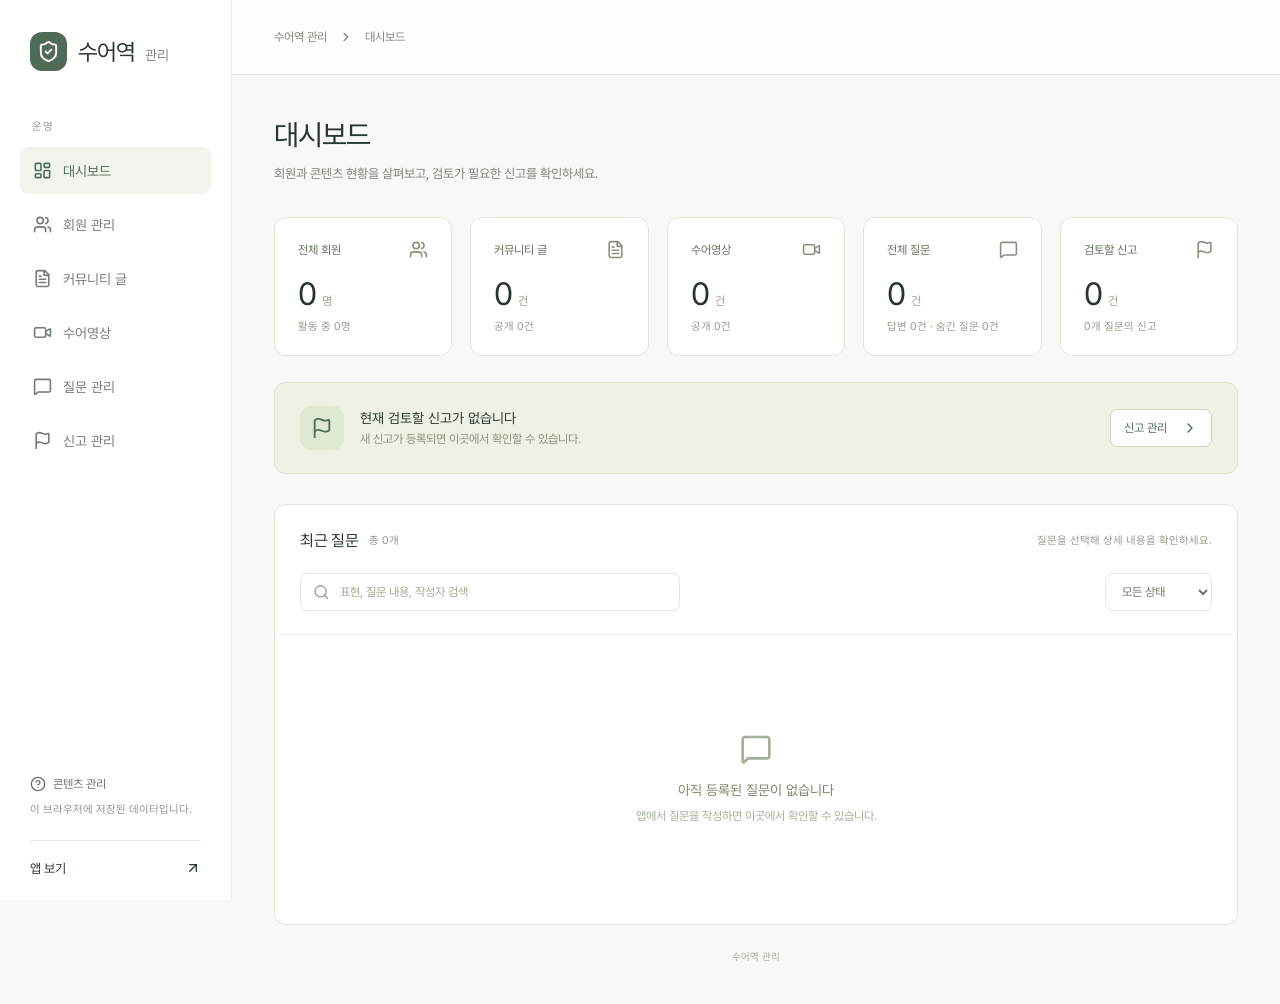
<file: admin.html>
<!doctype html>
<html lang="ko">
  <head>
    <meta charset="UTF-8" />
    <meta name="viewport" content="width=device-width, initial-scale=1.0" />
    <meta name="description" content="수어역 회원과 커뮤니티 콘텐츠 관리" />
    <title>수어역 관리</title>
    <script type="module" crossorigin src="/assets/admin-zv31Yj5H.js"></script>
    <link rel="modulepreload" crossorigin href="/assets/jsx-runtime-COzzme9A.js">
    <link rel="modulepreload" crossorigin href="/assets/line-mode-D2k7U6F9.js">
    <link rel="modulepreload" crossorigin href="/assets/use-managed-content-hhSU0PbI.js">
    <link rel="stylesheet" crossorigin href="/assets/line-mode-kYamXGBC.css">
    <link rel="stylesheet" crossorigin href="/assets/admin-DAN0iqU2.css">
  </head>
  <body>
    <div id="root"></div>
  </body>
</html>
</file>
<file: assets/line-mode-kYamXGBC.css>
html[data-line-mode=true],html.line-mode{--lightningcss-light:initial;--lightningcss-dark: ;color-scheme:light;--brand:#202020;--soft:#fff;--accent:#fff;--brand-hover:#111}:is(html[data-line-mode=true],html.line-mode) *,:is(html[data-line-mode=true],html.line-mode) :before,:is(html[data-line-mode=true],html.line-mode) :after{box-shadow:none!important;text-shadow:none!important;scroll-behavior:auto!important;transition:none!important;animation:none!important}:is(html[data-line-mode=true],html.line-mode) :is(.mobile-app,.seed-kit-root,:is(.admin-app,.admin-shell)){--seed-color-bg-brand-solid:#fff;--seed-color-fg-on-brand-solid:#111;--seed-color-bg-brand-weak:#fff;--seed-color-fg-brand:#111;--seed-color-stroke-neutral-muted:#999;--brand:#202020!important;--soft:#fff!important;--accent:#fff!important;--brand-hover:#111!important;--muted:#555!important;--line:#aaa!important}:is(html[data-line-mode=true],html.line-mode) body{color:#111!important;background:#fff!important}:is(html[data-line-mode=true],html.line-mode) :is(.mobile-app,:is(.admin-app,.admin-shell)) *{color:#222!important;background-color:#0000!important;background-image:none!important;border-color:#999!important}:is(html[data-line-mode=true],html.line-mode) :is(.mobile-app,:is(.admin-app,.admin-shell)){color:#111!important;background:#fff!important}:is(html[data-line-mode=true],html.line-mode) :is(button,input,textarea,select,[role=button],.seed-kit-field-control){color:#111!important;background:#fff!important;border-color:#777!important}:is(html[data-line-mode=true],html.line-mode) :is(.seed-kit-button,.seed-kit-chip,.google-login-button,.kakao-login-button,.admin-primary,.admin-secondary){color:#111!important;background:#fff!important;border:1px solid #333!important}:is(html[data-line-mode=true],html.line-mode) :is([data-selected=true],[aria-pressed=true],[aria-current=page],.seed-chip[data-checked],.seed-chip[data-selected]){outline-offset:-2px;outline:1px solid #222;background:#fff!important;font-weight:750!important}:is(html[data-line-mode=true],html.line-mode) :is(button:disabled,input:disabled){opacity:.45!important;border-style:dashed!important}:is(html[data-line-mode=true],html.line-mode) :is(.featured-word,.lesson-teaser,.dp-hero,.dp-card,.learning-summary,.word-icon,.video-empty,.upload-area,.profile-stats,.result-art,.brand-symbol,.fp-purpose-option,.fp-user-type,.fp-terms-all,.fp-delete-scope,.admin-card,.admin-stat,.admin-empty,.admin-confirm,.app-toast,.avatar,.sua-profile-avatar,.home-banner,.home-search,.home-feature,.home-today,.community-board-frame,.community-memo,.community-category,.community-category-add){background:#fff!important;border:1px solid #888!important}:is(html[data-line-mode=true],html.line-mode) svg{color:#222!important}:is(html[data-line-mode=true],html.line-mode) svg [stroke]:not([stroke=none]){stroke:#333!important}:is(html[data-line-mode=true],html.line-mode) svg [fill]:not([fill=none]){stroke-width:1.1px;fill:#fff!important;stroke:#333!important}:is(html[data-line-mode=true],html.line-mode) svg [opacity]{opacity:1!important}:is(html[data-line-mode=true],html.line-mode) :is(.signal i,.battery i,.home-indicator span,.notification-dot){background:#222!important}:is(html[data-line-mode=true],html.line-mode) .kakao-login-button img{filter:grayscale()contrast(2);mix-blend-mode:multiply}:is(html[data-line-mode=true],html.line-mode) .mobile-app :is(input[type=radio],input[type=checkbox]){accent-color:#222}:is(html[data-line-mode=true],html.line-mode) :focus-visible{outline-offset:3px;outline:2px solid #111!important}@media print{:is(html[data-line-mode=true],html.line-mode) .mobile-app{height:844px!important}}:is(html[data-line-mode=true],html.line-mode) .sua-brand-mark{filter:grayscale()contrast(1.15)!important}:is(html[data-line-mode=true],html.line-mode) .google-login-button img{filter:grayscale()contrast(2)}:is(html[data-line-mode=true],html.line-mode) .seed-kit-field-control{border-radius:12px;border:1px solid #777!important}:is(html[data-line-mode=true],html.line-mode) :is(.seed-checkbox__control,.auth-progress-track,.study-station-symbol){border:1px solid #666!important}:is(html[data-line-mode=true],html.line-mode) .auth-panel__progress{border:1px solid #888!important}:is(html[data-line-mode=true],html.line-mode) .auth-panel__progress>span{background:#444!important}
</file>
<file: assets/main-ChxsAOfG.css>
@font-face{font-family:Pretendard;src:url(/fonts/Pretendard-Regular.otf)format("opentype");font-weight:400;font-display:swap}@font-face{font-family:Pretendard;src:url(/fonts/Pretendard-SemiBold.otf)format("opentype");font-weight:500 600;font-display:swap}@font-face{font-family:Pretendard;src:url(/fonts/Pretendard-Bold.otf)format("opentype");font-weight:650 900;font-display:swap}@layer reset,astryx-base,astryx-theme,seed;:root{color:#25292b;font-synthesis:none;-webkit-font-smoothing:antialiased;background:#f3f4f2;font-family:Pretendard Variable,Pretendard,-apple-system,BlinkMacSystemFont,Segoe UI,Apple SD Gothic Neo,Malgun Gothic,Noto Sans KR,sans-serif}*{box-sizing:border-box}body{margin:0}button,input,select,textarea{font:inherit}button,a,select{-webkit-tap-highlight-color:transparent}button{cursor:pointer}button:disabled{cursor:default}button:focus-visible,a:focus-visible,select:focus-visible{outline-offset:3px;outline:3px solid #5978b5}::selection{color:#173e2e;background:#d7e5dd}.lab-header{background:#fafbf9;border-bottom:1px solid #dfe2dd;justify-content:space-between;align-items:center;height:78px;padding:0 36px;display:flex}.lab-brand{color:#233b30;align-items:center;gap:12px;text-decoration:none;display:flex}.lab-brand strong{letter-spacing:-.7px;font-size:21px}.lab-brand>span{color:#727970;border-left:1px solid #dfe2dd;margin-left:8px;padding-left:20px;font-size:13px}.source-links{gap:22px;display:flex}.source-links a{color:#586158;align-items:center;gap:6px;font-size:12px;text-decoration:none;display:flex}.lab-toolbar{flex-wrap:wrap;justify-content:space-between;align-items:center;gap:20px;padding:20px 36px 12px;display:flex}.modes,.swatches{align-items:center;gap:5px;display:flex}.modes{background:#e7eae5;border-radius:10px;padding:4px}.modes button{color:#646d62;background:0 0;border:0;border-radius:7px;align-items:center;gap:7px;min-height:40px;padding:10px 14px;font-size:12px;font-weight:600;display:flex}.modes button[aria-pressed=true]{color:#1f3429;background:#fff;box-shadow:0 2px 5px #1b2e2010}.swatches button{color:#626a61;background:0 0;border:1px solid #0000;border-radius:8px;align-items:center;gap:6px;min-height:44px;padding:7px 10px;font-size:12px;display:flex}.swatches button[aria-pressed=true]{color:#243329;background:#fff;border-color:#d8ddd5}.swatches button>span:first-child{color:#fff;border-radius:50%;place-items:center;width:20px;height:20px;display:grid}.lab-subbar{justify-content:space-between;align-items:center;gap:14px;padding:0 36px 18px;display:flex}.lab-subbar p{color:#646e61;margin:0;font-size:11px}.step-control{align-items:center;gap:4px;display:flex}.step-control button,.reset{color:#4c594c;background:#fafbf9;border:1px solid #dfe3dc;border-radius:7px;justify-content:center;align-items:center;gap:6px;min-width:34px;min-height:36px;display:flex}.step-control button:disabled{opacity:.35}.step-control select{color:#354333;cursor:pointer;background:0 0;border:0;min-width:175px;height:36px;padding:0 12px;font-size:12px;font-weight:600}.reset{padding:0 12px;font-size:11px}.swatches{scrollbar-width:thin;max-width:100%;overflow-x:auto}.swatches button{white-space:nowrap;flex-shrink:0}.swatches button>span:first-child{margin-right:2px;position:relative}.swatches i{border-radius:50%;outline:2px solid #f3f4f2;width:10px;height:10px;display:block;position:absolute;bottom:-2px;right:-3px}.comparison{justify-content:center;align-items:flex-start;gap:38px;padding:12px 28px 44px;display:flex}.preview{flex:none;width:390px}.preview-label{justify-content:space-between;align-items:center;height:36px;margin-bottom:8px;padding:0 4px;display:flex}.preview-label>div{align-items:baseline;gap:10px;display:flex}.preview-label b{font-size:13px;font-weight:700}.preview-label span{color:#6b7567;font-size:11px}.preview-label a{color:#6b7567;border-radius:6px;place-items:center;width:32px;height:32px;display:grid}.preview-label a:hover{background:#e4e8e0}.phone{background:#fff;border-radius:28px;outline:1px solid #d4d9d0;width:390px;height:844px;overflow:hidden;box-shadow:0 12px 36px #18321e12}.phone iframe{background:#fff;border:0;width:100%;height:100%;display:block}.lab-footer{color:#687261;border-top:1px solid #dfe2dc;justify-content:space-between;gap:16px;padding:20px 36px;font-size:10px;display:flex}.lab-footer span:first-child{align-items:center;gap:6px;display:flex}.small-system{display:none}.color-matrix,.flow-grid{grid-template-columns:repeat(4,390px);gap:30px 28px;max-width:1692px;margin:0 auto;padding:12px 24px 48px;display:grid;overflow-x:auto}.color-matrix{grid-template-columns:repeat(2,390px);width:max-content;max-width:100%}.flow-grid{grid-template-columns:repeat(auto-fit,390px);justify-content:center}.flow-grid h2{gap:10px;margin:8px 0;font-size:13px;font-weight:600;display:flex}.flow-grid h2 span{color:#76806f;font-variant-numeric:tabular-nums;font-size:11px}.flow-system{justify-content:center;align-items:center;gap:8px;padding:8px 0 18px;display:flex}.flow-system button,.small-system button{color:#60705b;background:0 0;border:1px solid #d4dcd0;border-radius:8px;height:34px;padding:0 18px;font-size:12px}.flow-system button[aria-pressed=true],.small-system button[aria-pressed=true]{color:#fff;background:#263b2b;border-color:#263b2b}.flow-system span{color:#65745f;margin-left:10px;font-size:11px}.preview-loading{background:#fff;height:100dvh}@media (width>=1720px){.color-matrix{grid-template-columns:repeat(4,390px)}}@media (width<=850px){.lab-header{height:66px;padding:0 20px}.lab-toolbar{justify-content:center;padding:16px 18px 8px}.lab-subbar{flex-wrap:wrap;justify-content:center;padding:8px 18px 12px}.lab-subbar p{text-align:center;order:3;width:100%}.lab-brand>span{margin-left:0;padding-left:12px;font-size:11px}.source-links{gap:12px}.source-links a{font-size:10px}.comparison{gap:18px;padding:8px 16px 28px}.small-system{justify-content:center;gap:6px;margin:12px 0;display:flex}.show-seed>.astryx-column,.show-astryx>.seed-column{display:none}.color-matrix{grid-template-columns:390px;justify-content:center}.flow-grid{grid-template-columns:390px;padding:12px 0 32px}.lab-footer{justify-content:center;padding:16px 20px}.lab-footer span:last-child{display:none}}@media (width<=430px){.lab-brand>span{display:none}.modes button{padding:9px 10px;font-size:11px}.swatches{gap:2px}.swatches button{padding:6px 8px}.preview{width:calc(100vw - 28px);max-width:390px}.phone{border-radius:24px;width:100%;height:min(844px,216.5vw - 60.62px)}.comparison{padding-left:14px;padding-right:14px}.flow-grid,.color-matrix{grid-template-columns:calc(100vw - 28px);padding-left:14px;padding-right:14px}.lab-subbar .reset{display:none}}@media (prefers-reduced-motion:reduce){*,:before,:after{scroll-behavior:auto!important;transition:none!important;animation:none!important}}html[data-pdf-export=true],html[data-pdf-export=true] body{background:#fff;width:390px;min-width:390px;height:auto;min-height:844px;overflow:visible}html[data-pdf-export=true] #root{width:390px;height:auto;min-height:844px}html[data-pdf-export=true] .mobile-app{width:390px;height:auto;min-height:844px;overflow:visible}html[data-pdf-export=true] .app-content{flex:none;min-height:600px;overflow:visible}html[data-pdf-export=true] .app-tabs{position:static}html[data-pdf-export=true] *,html[data-pdf-export=true] :before,html[data-pdf-export=true] :after{caret-color:#0000!important;transition:none!important;animation:none!important}.sua-brand-mark{object-fit:cover;vertical-align:middle;-webkit-user-select:none;user-select:none;pointer-events:none;background:#000;border-radius:22%;flex-shrink:0;display:inline-block}.sua-brand-logo{white-space:nowrap;color:inherit;letter-spacing:-.055em;align-items:center;gap:7px;font-size:23px;font-weight:750;line-height:1;display:inline-flex}.sua-brand-logo-compact{gap:5px;font-size:17px}.lab-brand>.sua-brand-logo{color:#233b30;border:0;margin:0;padding:0;font-size:21px}.app-header>b:has(>.sua-brand-logo){color:var(--brand);justify-content:center;display:flex}.design-lab{--dl-green:#16883a;--dl-deep:#0f6b2e;--dl-pale:#e8f8ed;--dl-bg:#fff;--dl-accent:#8fe3a8;--dl-ink:#1a2420;--dl-sub:#5e6b64;--dl-line:#e1e6e2;background:var(--dl-bg);min-height:100dvh;color:var(--dl-ink);font-family:Pretendard Variable,Pretendard,-apple-system,BlinkMacSystemFont,Apple SD Gothic Neo,Malgun Gothic,Noto Sans KR,sans-serif}.dl-sr{clip:rect(0, 0, 0, 0);width:1px;height:1px;position:absolute;overflow:hidden}.dl-top{z-index:20;background:var(--dl-deep);color:#fff;flex-wrap:wrap;align-items:center;gap:12px;min-height:62px;padding:10px 20px;display:flex;position:sticky;top:0}.dl-brand{flex:auto;align-items:baseline;gap:10px;min-width:0;display:flex}.dl-top strong{white-space:nowrap;font-size:14px;font-weight:650}.dl-top small{color:color-mix(in srgb, #fff 72%, var(--dl-accent));white-space:nowrap;font-size:12px}.dl-themes{flex:0 auto;align-items:center;gap:6px;min-width:0;display:flex}.dl-themes>button{color:#f3faf6;min-height:36px;font:inherit;white-space:nowrap;cursor:pointer;background:#ffffff12;border:1px solid #ffffff28;border-radius:999px;align-items:center;gap:7px;padding:0 11px;font-size:12px;font-weight:600;display:inline-flex}.dl-themes>button>i{border-radius:50%;width:10px;height:10px;box-shadow:inset 0 0 0 1px #fff5}.dl-themes>button[aria-pressed=true],.dl-themes>button.active{color:var(--dl-deep);background:#fff;border-color:#fff}.dl-themes>button:focus-visible{outline-offset:2px;outline:2px solid #fff}.dl-copy{color:#fff;min-height:36px;font:inherit;white-space:nowrap;cursor:pointer;background:#ffffff10;border:1px solid #ffffff30;border-radius:8px;align-items:center;gap:6px;padding:0 12px;font-size:12px;font-weight:600;display:inline-flex}.dl-copy:focus-visible{outline-offset:2px;outline:2px solid #fff}.dl-jump select{color:#fff;--lightningcss-light: ;--lightningcss-dark:initial;color-scheme:dark;background:#ffffff0e;border:1px solid #ffffff30;border-radius:8px;width:168px;min-height:36px;padding:8px 10px;font-size:12px}.dl-jump select option{background:var(--dl-deep);color:#fff}.dl-workspace{grid-template-columns:224px minmax(0,1fr) 224px;gap:28px;min-height:calc(100dvh - 62px);padding-right:28px;display:grid}.dl-rail{scrollbar-width:thin;height:calc(100dvh - 62px);position:sticky;top:62px;overflow:auto}.dl-left{border-right:1px solid var(--dl-line);background:#fff;padding:28px 16px 32px}.dl-eyebrow{letter-spacing:1.2px;color:#8b95a1;margin:0 12px;font-size:10px}.dl-left h1{letter-spacing:-1px;word-break:keep-all;margin:12px;font-size:25px;font-weight:750;line-height:1.35}.dl-left h1>span{background:var(--dl-pale);color:var(--dl-green);letter-spacing:0;vertical-align:middle;border-radius:6px;margin-left:9px;padding:4px 7px;font-size:11px;font-weight:650;display:inline-block}.dl-left>p{color:var(--dl-sub);word-break:keep-all;margin:8px 12px;font-size:12px;line-height:1.7}.dl-swatch{grid-template-columns:repeat(4,1fr);gap:6px;margin:16px 12px 0;display:grid}.dl-swatch>span{border:1px solid var(--dl-line);border-radius:8px;height:28px}.dl-groups{margin-top:28px}.dl-group{margin:22px 0}.dl-group strong{color:#33433b;margin:0 12px 9px;font-size:12px;display:block}.dl-group button{color:#4e5968;width:100%;min-height:44px;font:inherit;text-align:left;cursor:pointer;word-break:keep-all;background:0 0;border:0;border-radius:8px;justify-content:space-between;align-items:center;margin:2px 0;padding:10px 12px;font-size:12px;font-weight:500;display:flex}.dl-group button span{color:#b0b8c1;font-size:10px}.dl-group button:hover{background:color-mix(in srgb, var(--dl-pale) 80%, #fff)}.dl-group button.active{background:var(--dl-pale);color:var(--dl-deep);font-weight:700}.dl-group button.active span{color:var(--dl-green)}.dl-group button:focus-visible{outline:2px solid var(--dl-green);outline-offset:2px}.dl-phone{background:#fff;border-radius:34px;justify-self:center;width:min(430px,100%);height:calc(100dvh - 110px);min-height:640px;max-height:940px;margin-top:24px;position:relative;overflow:hidden;box-shadow:0 20px 70px #14261d0a,0 0 0 1px #e5e8eb}.dl-status{z-index:2;pointer-events:none;color:#0000;justify-content:space-between;align-items:center;height:37px;padding:12px 25px 0;font-size:12px;font-weight:600;display:flex;position:absolute;inset:0 0 auto}.dl-phone iframe{background:var(--dl-bg);border:0;width:100%;height:100%;display:block}.dl-right{padding:28px 8px 32px 0}.dl-note{border:1px solid var(--dl-line);background:#fff;border-radius:16px;margin-bottom:16px;padding:20px 18px}.dl-note h3{letter-spacing:-.02em;word-break:keep-all;margin:0 0 10px;font-size:15px;font-weight:700}.dl-note p{color:var(--dl-sub);word-break:keep-all;margin:0 0 10px;font-size:12px;line-height:1.7}.dl-note p:last-child{margin-bottom:0}.dl-number{color:var(--dl-deep);letter-spacing:-.04em;word-break:keep-all;margin:10px 0 4px;font-size:28px;font-weight:750}.dl-line{background:var(--dl-line);height:1px;margin:16px 0}.dl-route{color:#5f746a;align-items:center;gap:8px;margin-top:14px;font-size:11px;display:flex}.dl-route i{background:var(--dl-green);border-radius:50%;width:8px;height:8px}@media (width<=1150px){.dl-workspace{grid-template-columns:224px minmax(0,1fr);padding-right:20px}.dl-right{display:none}}@media (width<=760px){.design-lab{flex-direction:column;height:100dvh;display:flex;overflow:hidden}.dl-top{flex:none;gap:8px;padding:8px 12px}.dl-brand small,.dl-jump{display:none}.dl-themes{flex:100%;order:3;grid-template-columns:repeat(3,minmax(0,1fr));gap:6px;display:grid}.dl-themes>button{justify-content:center;min-width:0;padding:0 8px;font-size:11px}.dl-copy{min-height:32px;margin-left:auto;padding:0 10px;font-size:11px}.dl-workspace{flex-direction:column;flex:1;width:100%;max-width:none;min-height:0;margin:0;padding:0;display:flex}.dl-left,.dl-right{display:none}.dl-phone{width:100%;max-width:none;height:auto;min-height:0;max-height:none;box-shadow:none;border-radius:0;flex:1;margin:0}}
</file>
<file: design/design.css>
/* Material 3 type roles, mapped to the requested NanumSquare Neo family.
   Headline medium 28/36; title large 22/28; body large 16/24;
   body medium 14/20; label large 14/20; label medium 12/16. */
:root{font-size:16px;--type-headline:1.75rem;--type-title:1.375rem;--type-body:1rem;--type-secondary:.875rem;--type-label:.75rem;--on-surface:#1d2622;--on-surface-variant:#4d5b54;--surface-container:#eef6f2;--outline:#bfcfc7;--outline-variant:#dae6e0}
body{font-size:var(--type-body);line-height:1.5;letter-spacing:0;color:var(--on-surface)}button,input,textarea,select{font-family:inherit;font-size:inherit;line-height:inherit}button{touch-action:manipulation}p{overflow-wrap:break-word}h1,h2,h3,strong,b{font-synthesis:none}button:focus-visible,input:focus-visible,textarea:focus-visible,select:focus-visible{outline:3px solid var(--green);outline-offset:3px}
.preview{height:64px}.preview strong{font-size:var(--type-secondary);line-height:20px}.preview small,.pill,.preview select{font-size:var(--type-label);line-height:16px}.preview select{min-height:40px}.preview small{color:#d9efe4}.pill{color:#edfff6}
.workspace{grid-template-columns:248px minmax(430px,1fr) 248px;gap:24px;min-height:calc(100dvh - 64px)}.left-rail{top:64px;height:calc(100dvh - 64px);padding:24px 16px}.left-rail .eyebrow,.eyebrow{font-size:var(--type-label);line-height:16px;letter-spacing:.5px;color:#5f746a}.rail h1{font-size:24px;line-height:32px;font-weight:750}.rail>p{font-size:var(--type-secondary);line-height:20px;color:var(--on-surface-variant)}.groups{margin-top:24px}.group{margin:24px 0}.group strong{font-size:var(--type-secondary);line-height:20px;font-weight:750;color:#293d33;margin:0 12px 8px}.group button{min-height:44px;padding:10px 12px;font-size:var(--type-secondary);line-height:20px;color:#44554d}.group button span{font-size:var(--type-label);line-height:16px;color:#688175}.group button.active{border-radius:24px;background:#dff3e9;color:#154d32}.group button.active span{color:#2a5d44}
.phone{height:calc(100dvh - 120px);min-height:640px;margin-top:28px}.status{font-size:12px;line-height:16px}.status span:last-child{font-size:11px}.app-head{height:64px}.brand{font-size:24px;line-height:32px;font-weight:750;letter-spacing:-.6px}.back{font-size:var(--type-title);line-height:28px;font-weight:650}.icon{width:48px;height:48px}.brand .brand-icon{width:32px;height:32px;border-radius:10px;object-fit:cover;padding:0;background:#000;}.app-head .icon svg{width:24px;height:24px}
.content{padding:20px 24px 32px;scrollbar-width:none}.content h1,.home-intro h1{font-size:var(--type-headline);line-height:36px;letter-spacing:-.5px;font-weight:750;margin:8px 0 16px;overflow-wrap:break-word;word-break:keep-all}.content h2{font-size:var(--type-title);line-height:28px;letter-spacing:-.3px;font-weight:650}.content h3{font-size:var(--type-body);line-height:24px;font-weight:650;letter-spacing:0}.content .sub{font-size:var(--type-secondary);line-height:22px;color:var(--on-surface-variant)}.kicker{font-size:var(--type-secondary);line-height:20px;font-weight:600;color:#286749}.home-intro{margin:0 0 24px}.home-intro>p{font-size:var(--type-secondary);line-height:20px;color:var(--on-surface-variant);margin:0 0 8px}.home-intro h1{margin:0}.section-head{margin:28px 0 16px;min-height:32px}.text-btn{font-size:var(--type-secondary);line-height:20px;font-weight:600;min-height:40px;padding:8px 0;color:#3a634f}.text-btn svg{width:18px;height:18px}.text-btn.full{min-height:48px}.line{background:var(--outline-variant)}
.search{border-radius:28px;min-height:56px;padding:16px 18px;background:var(--surface-container)}.search input{font-size:var(--type-body);line-height:24px}.search input::placeholder{color:#5f746a;opacity:1}.search button{min-width:32px;min-height:24px;justify-content:center}.search svg{color:#60756b}
.quick-actions{margin:24px 0 28px;gap:8px}.quick-actions button{font-size:var(--type-secondary);line-height:20px;font-weight:600;gap:10px;min-height:84px}.picto{border-radius:18px;width:56px;height:56px}.picto svg{width:28px;height:28px}.hero{padding:24px;border-radius:24px;background:#e6f6ee;gap:16px;min-height:144px}.hero .kicker{font-size:var(--type-secondary);line-height:20px}.hero h2{font-size:24px;line-height:32px;margin:8px 0 4px;font-weight:700;letter-spacing:-.4px}.hero .sub{font-size:var(--type-secondary);line-height:20px}.hero .art{width:80px;height:88px}.gesture-art{box-shadow:none}.learning-card{border-radius:24px;padding:20px;background:var(--surface-container);gap:16px}.learning-copy small{font-size:var(--type-label);line-height:16px;color:#53665d;margin-bottom:6px}.learning-copy strong{font-size:var(--type-body);line-height:24px;font-weight:650}.learning-card .picto{width:48px;height:48px}.mini-progress{height:4px;margin-top:12px;background:#d3e6dd}.mini-progress i{height:4px;background:var(--green)}
.row{min-height:80px;padding:20px 0;border-color:var(--outline-variant)}.row strong{font-size:var(--type-body);line-height:24px;font-weight:650;letter-spacing:0;margin:4px 0}.row p{font-size:var(--type-secondary);line-height:20px;color:var(--on-surface-variant);margin:6px 0}.tag{font-size:var(--type-label);line-height:16px;font-weight:600;border-radius:8px;padding:4px 8px;background:#e7f5ee;color:#2b6649}.question-entry{padding:24px 0;gap:16px}.question-entry strong{font-size:var(--type-body);line-height:24px;font-weight:650}.question-entry p{font-size:var(--type-secondary);line-height:20px;color:var(--on-surface-variant)}
.nav{height:80px;min-height:80px;padding:10px 8px 12px;background:#eef7f3;border-top:0}.nav button{font-size:var(--type-label);line-height:16px;font-weight:600;color:#4f665b;gap:5px;min-height:58px}.navicon{width:64px;height:32px;border-radius:18px}.nav svg{width:24px;height:24px}.nav button.active{color:#184d33}.nav button.active .navicon{background:#dff4e8}.nav button.active svg{filter:none}
.chips{gap:8px;margin:20px 0}.chip{font-size:var(--type-secondary);line-height:20px;min-height:44px;padding:12px 16px;border-radius:12px;background:#f2f7f5;color:#455e52;border:1px solid var(--outline-variant)}.chip.active{background:#dbf1e6;border-color:#a7d5bf;color:#184d33;font-weight:650}.initials{gap:0;margin:16px 0}.initials button{font-size:var(--type-secondary);line-height:20px;min-width:32px;min-height:40px;padding:10px 8px;color:#4c6358}.initials button.active{background:#dbf1e6;color:#184d33}.countline{font-size:var(--type-label);line-height:16px;color:#576a61;margin-top:24px}.content[data-screen="dictionary"] .chips{flex-wrap:nowrap;overflow-x:auto;scrollbar-width:none;margin-right:-24px;padding-right:24px}.content[data-screen="dictionary"] .chips button{flex-shrink:0}.content[data-screen="dictionary"] .initials{flex-wrap:nowrap;overflow-x:auto;scrollbar-width:none;margin-right:-24px;padding-right:24px}.content[data-screen="dictionary"] .initials button{flex-shrink:0}
.primary,.secondary,.danger{font-size:var(--type-secondary);line-height:20px;font-weight:700;min-height:56px;padding:18px 24px;border-radius:28px}.primary{background:var(--green);color:#fff}.secondary{background:#dff3e9;color:#1d553a}.danger{background:#ffede9;color:#a33325}.full{margin-top:20px}.form label{font-size:var(--type-secondary);line-height:20px;font-weight:650;margin:24px 0 8px}.form input[type=text],.form textarea{font-size:var(--type-body);line-height:24px;padding:16px;min-height:56px;border-radius:12px 12px 4px 4px;background:#f0f6f3;border:1px solid var(--outline);border-bottom:2px solid #7b9488}.form textarea{min-height:144px}.form input:focus,.form textarea:focus{border-color:var(--green)}.form .check{font-size:var(--type-secondary);line-height:22px;font-weight:400;gap:12px;min-height:48px;align-items:flex-start}.check input{width:20px;height:20px;margin-top:1px}.form .chips .check{font-size:var(--type-secondary);line-height:20px;margin-top:0;min-height:48px;align-items:center}.form .chips .check input{margin:0}.info{font-size:var(--type-secondary);line-height:22px;padding:20px;border-radius:20px;background:#e8f6ef;color:#345a48;margin:24px 0}.offline{font-size:var(--type-label);line-height:18px;color:#5a7166;margin-top:24px}.step{font-size:var(--type-label);line-height:16px;font-weight:650;margin-bottom:12px}.progress{margin:12px 0 32px}.progress i{height:4px}.purpose{padding:20px;border-radius:20px;border:1px solid var(--outline-variant);margin:12px 0}.purpose b{font-size:var(--type-body);line-height:24px;font-weight:650;margin-bottom:6px}.purpose span{font-size:var(--type-secondary);line-height:20px;color:var(--on-surface-variant)}.purpose.selected{background:#e6f6ee;border-color:#78b598}
.empty{padding:48px 8px}.empty h2{font-size:var(--type-title);line-height:28px}.empty p{font-size:var(--type-secondary);line-height:22px;color:var(--on-surface-variant)}.empty>svg{width:48px;height:48px;padding:20px;margin:8px 0 24px;background:#e6f6ee;color:var(--green);border-radius:28px}.video{border-radius:24px;margin:24px 0;min-height:240px}.video button{font-size:var(--type-label);line-height:16px;border-radius:20px;padding:12px 16px;min-height:40px}.sample{font-size:var(--type-label);line-height:16px;color:#486859;padding:8px;border-radius:8px}.play-message{font-size:var(--type-label);line-height:16px;color:#255e42}.video-bottom{gap:8px;flex-wrap:wrap;margin-bottom:24px}.video-bottom .chip{font-size:var(--type-label);line-height:16px;min-height:40px}.upload{border-radius:24px;padding:32px 20px}.upload input{font-size:var(--type-secondary);line-height:20px}.upload .sub{font-size:var(--type-secondary);line-height:20px}.station strong{font-size:var(--type-body);line-height:24px;font-weight:650}.station small{font-size:var(--type-secondary);line-height:20px;color:var(--on-surface-variant);margin-top:4px}.station strong>span{font-size:var(--type-label)!important;line-height:16px}.station{padding-bottom:28px}.station .tag{font-size:var(--type-label);line-height:16px}.profile .sub{font-size:var(--type-secondary);line-height:20px}.avatar{font-size:var(--type-title);line-height:28px}.postbody{font-size:var(--type-body);line-height:26px}.small-actions button{font-size:var(--type-secondary);line-height:20px;min-height:44px;padding:12px 16px;border-radius:24px;background:#e9f4ef;color:#325a47}
.adminnav{gap:8px;margin-bottom:24px}.adminnav button{font-size:var(--type-label);line-height:16px;min-height:40px;padding:12px;border-radius:20px}.stats{gap:12px}.stat{border-radius:24px;padding:20px;background:#ebf5f0}.stat span{font-size:var(--type-secondary);line-height:20px;color:var(--on-surface-variant)}.stat b{font-size:28px;line-height:36px;margin-top:8px}.note{border-radius:20px;padding:24px;font-size:var(--type-secondary);line-height:20px;border-color:#dde5e1}.note h3{font-size:var(--type-secondary);line-height:20px;font-weight:700}.note p{font-size:var(--type-secondary);line-height:22px;color:var(--on-surface-variant);margin:12px 0}.number{font-size:32px;line-height:40px;font-weight:700}.number>span{font-size:var(--type-label)!important;line-height:16px}.route{font-size:var(--type-label);line-height:16px;color:#446153;gap:8px}.right-rail{top:92px;max-height:calc(100dvh - 120px);overflow-y:auto;scrollbar-width:none}.toast{font-size:var(--type-secondary);line-height:20px;padding:16px 24px;border-radius:16px}dialog{border-radius:28px;padding:24px}dialog h3{font-size:24px;line-height:32px}dialog textarea{font-size:var(--type-body);line-height:24px}.content[data-screen="login"]{display:flex;flex-direction:column;padding-top:12px;padding-bottom:24px}.auth-layout{display:flex;flex-direction:column;flex:1;min-height:min-content}.auth-intro{margin-top:8px}.auth-intro .kicker{margin:0 0 12px}.auth-intro h1{margin:0 0 12px}.auth-intro .sub{font-size:var(--type-body);line-height:24px;margin:0;color:var(--on-surface-variant)}.welcome-art{display:block;width:100%;height:208px;object-fit:contain;margin:12px auto 16px;border-radius:24px}.auth-actions{margin-top:8px;padding-top:0}.google-button{display:flex;align-items:center;justify-content:center;gap:12px;width:100%;min-height:56px;border-radius:28px;border:1px solid #8ca89a;background:#fff;font-size:var(--type-secondary);line-height:20px;font-weight:700;color:#22352c;padding:16px 24px}.google-button:hover{background:#eff8f4}.google-button svg{width:22px;height:22px}.auth-actions .text-btn{margin-top:8px}.auth-note{font-size:var(--type-label);line-height:18px;color:#5e7168;text-align:center;padding:0 8px;margin:12px 0 0}.home-welcome{position:relative;overflow:hidden;display:flex;align-items:center;width:100%;text-align:left;min-height:144px;border-radius:24px;background:#eff8f4;margin:24px 0 0;padding:20px}.home-welcome-copy{position:relative;z-index:1;width:57%}.home-welcome-copy strong{font-size:var(--type-body);line-height:24px;font-weight:650;display:block}.home-welcome-copy .sub{font-size:var(--type-secondary);line-height:20px;display:block;margin-top:8px}.home-welcome img{position:absolute;right:-28px;bottom:0;width:205px;height:144px;object-fit:contain;mix-blend-mode:multiply}.home-welcome .tag{margin-bottom:8px}
@media(max-width:1150px){.workspace{grid-template-columns:232px minmax(430px,1fr);padding-right:24px}.right-rail{display:none}}@media(max-width:740px){.preview{height:64px;padding:0 16px}.preview strong{font-size:var(--type-secondary);line-height:20px}.preview select{font-size:var(--type-label);line-height:16px;width:148px}.workspace{display:block;padding:0;max-width:430px;margin:16px auto}.phone{height:calc(100dvh - 96px);min-height:0;margin:0}.left-rail,.right-rail{display:none}.content{padding-top:20px}.home-intro h1{font-size:var(--type-headline);line-height:36px}.welcome-art{height:200px}}@media(max-width:460px){.workspace{margin:0;max-width:none}.phone{height:calc(100dvh - 64px)}.content{padding-left:24px;padding-right:24px}.nav{height:80px;min-height:80px;padding-bottom:12px}}@media(max-height:860px){.welcome-art{height:170px;margin:8px auto 12px}.auth-intro{margin-top:0}.content[data-screen="login"]{padding-top:8px}.auth-note{margin-top:8px}}
.left-rail h1>span{font-size:var(--type-label);line-height:16px;font-weight:650;letter-spacing:0}.note p{word-break:keep-all;overflow-wrap:break-word}.content .row>div,.learning-copy{min-width:0}.content .row strong{word-break:keep-all;overflow-wrap:break-word}
@media(max-height:820px){.content[data-screen="home"]{padding-top:16px}.content[data-screen="home"] .home-intro{margin-bottom:20px}.content[data-screen="home"] .quick-actions{margin:16px 0 12px}.content[data-screen="home"] .quick-actions button{min-height:78px}.content[data-screen="home"] .quick-actions .picto{width:48px;height:48px}.content[data-screen="home"] .section-head{margin-bottom:12px}}
.home-welcome img{right:4px;width:180px}.chip,.small-actions button{min-height:48px}.initials button{min-height:48px;min-width:40px}.nav button:hover .navicon{background:#daede4}.purpose:hover,.row:hover{background:#f1f8f5}.purpose.selected:hover{background:#ddf0e7}

.google-brand-icon{display:block;width:24px;height:24px;flex:0 0 24px;object-fit:contain}.google-button{gap:12px}

/* Form rhythm: 8px label/control, 24px between fields, 28px before actions. */
:root{--field-label-gap:8px;--field-group-gap:24px;--form-section-gap:28px}
.form{display:flex;flex-direction:column;align-items:stretch;margin-top:var(--form-section-gap)}
.content>h1:has(+.form){margin-bottom:0}
.content>h1+.sub:has(+.form){margin-top:0;margin-bottom:0}
.form>label:not(.check){margin:var(--field-group-gap) 0 var(--field-label-gap)}
.form>label:first-child{margin-top:0}
.form>input[type=text],.form>textarea{display:block;margin:0}
.form>.chips{margin:0;gap:8px}
.form>.primary.full,.form>.secondary.full,.form>.danger.full{margin-top:var(--form-section-gap)}
.form>.sub{margin:var(--field-label-gap) 0 0}
.form>.offline{margin:16px 0 0}
.form>.info{margin:16px 0 0}
.form>.check{margin:20px 0 0;min-height:0}
.form>.check:first-child{margin-top:0}
.form>.check+.text-btn{align-self:flex-start;margin-top:4px}
.form>.text-btn+.check{margin-top:20px}
.form .chips>.check{margin:0;gap:8px;min-height:48px}
.form>.upload{margin:0}
.form .upload input{margin-top:16px}

.purpose{display:flex;align-items:center;justify-content:space-between;gap:16px}
.purpose-copy{display:block;flex:1;min-width:0}
.purpose .purpose-icon{display:flex;align-items:center;justify-content:center;flex:0 0 44px;width:44px;height:44px;border-radius:14px;background:#e9f5ef;color:#3d7158}
.purpose-icon svg{width:26px;height:26px}
.purpose.selected .purpose-icon{background:#cbebdc;color:#05ac5b}

.terms-consent-box{background:#f8f9fa;border:1px solid #eff1f3;border-radius:20px;padding:20px}
.form .terms-consent-box .check{margin:0;min-height:0;gap:12px;line-height:22px}
.terms-consent-box>.text-btn{margin:4px 0 0 32px;min-height:40px}
.form .terms-consent-box>.text-btn+.check{margin-top:20px;padding-top:20px;border-top:1px solid #e9ecef}
/* Branded screen switcher instead of the browser's native select. */
.screen-switcher{position:relative;flex-shrink:0}.screen-trigger{display:flex;align-items:center;gap:10px;width:208px;min-height:48px;padding:8px 12px;border:1px solid #ffffff36;border-radius:12px;background:#ffffff0d;color:#fff;text-align:left}.screen-trigger:hover,.screen-trigger[aria-expanded=true]{background:#ffffff1c;border-color:#ffffff70}.screen-trigger:focus-visible{outline-color:#b6e8d0;outline-offset:3px}.screen-trigger-icon{display:flex;align-items:center;justify-content:center;flex-shrink:0;width:30px;height:30px;border-radius:9px;background:#ffffff12;color:#dff5ea}.screen-trigger-icon svg{width:19px;height:19px}.screen-trigger-copy{flex:1;min-width:0;display:flex;flex-direction:column;gap:2px}.screen-trigger-copy small{font-size:12px;line-height:16px;font-weight:400;letter-spacing:0;color:#c5e4d5;margin:0;opacity:1}.screen-trigger-copy>span{display:block;font-size:14px;line-height:20px;font-weight:600;overflow:hidden;text-overflow:ellipsis;white-space:nowrap}.screen-chevron{display:flex;align-items:center;flex-shrink:0;opacity:.8;transform:rotate(90deg);transition:transform .18s}.screen-chevron svg{width:17px;height:17px}.screen-trigger[aria-expanded=true] .screen-chevron{transform:rotate(-90deg)}.screen-menu[hidden]{display:none}.screen-menu{position:absolute;right:0;top:calc(100% + 12px);width:320px;max-width:calc(100vw - 32px);padding:16px 0 8px;border:1px solid #dee7e3;border-radius:20px;background:#fff;color:#1f3128;box-shadow:0 16px 48px #0b261926,0 4px 10px #0b26190a;z-index:100}.screen-menu-heading{display:flex;align-items:center;justify-content:space-between;padding:0 20px 14px}.screen-menu-heading strong{font-size:14px;line-height:20px;font-weight:700}.screen-menu-heading>span{font-size:12px;line-height:16px;color:#63766d}.screen-menu-search{display:flex;align-items:center;gap:8px;margin:0 16px 12px;background:#f0f5f3;border:1px solid transparent;padding:10px 12px;border-radius:12px}.screen-menu-search:focus-within{border-color:#a5cbb9;background:#f3faf7}.screen-menu-search>span{display:flex;color:#688376}.screen-menu-search svg{height:18px;width:18px}.screen-menu-search input{min-width:0;width:100%;border:0;background:none;color:#1f3128;font-size:14px;line-height:20px;outline:none;padding:0;appearance:none}.screen-menu-search input:focus-visible{outline:none}.screen-menu-search input::placeholder{color:#77816f}.screen-options{max-height:min(420px,calc(100dvh - 232px));overflow-y:auto;padding:0 8px 4px;scrollbar-width:thin;scrollbar-color:#d4e3dc transparent;overscroll-behavior:contain}.screen-menu-group{padding:4px 0 8px}.screen-menu-group+.screen-menu-group{border-top:1px solid #edf2f0;padding-top:10px}.screen-menu-group h3{font-size:12px;line-height:16px;font-weight:650;color:#5a7467;margin:8px 12px}.screen-option{display:flex;align-items:center;gap:10px;width:100%;min-height:42px;padding:10px 12px;border-radius:10px;text-align:left;font-size:14px;line-height:20px;font-weight:500;color:#35483f}.screen-option:hover{background:#eff6f3}.screen-option:focus-visible{outline:2px solid #4d9b75;outline-offset:-2px;background:#eef8f3}.screen-option.is-current{background:#e2f4eb;color:#17653f;font-weight:650}.screen-option-icon{display:flex;align-items:center;justify-content:center;color:#789084}.screen-option-icon svg{width:19px;height:19px}.screen-option.is-current .screen-option-icon{color:#2a7953}.screen-option-check{display:flex;align-items:center;margin-left:auto;color:#05ac5b}.screen-option-check svg{width:18px;height:18px}.screen-menu-empty{text-align:center;color:#63776d;font-size:14px;line-height:20px;padding:24px 12px;margin:0}@media(max-width:740px){.screen-trigger{width:152px;min-height:44px;padding:8px 10px;gap:8px}.screen-trigger-icon{width:24px;height:24px;background:none}.screen-trigger-copy small{display:none}.screen-trigger-copy>span{font-size:13px;line-height:20px}.screen-chevron svg{width:15px;height:15px}.screen-menu{top:calc(100% + 14px)}.screen-option{min-height:46px}}@media(prefers-reduced-motion:reduce){.screen-chevron{transition:none}}

/* Device status bar: a consistent phone preview, separate from app navigation. */
.status{height:52px;min-height:52px;position:relative;display:flex;align-items:center;justify-content:space-between;flex-shrink:0;padding:13px 25px 10px;color:#171c1a;background:#fff;isolation:isolate}
.status-time{display:block;min-width:48px;text-align:center;font-family:-apple-system,BlinkMacSystemFont,'NanumSquareNeo',sans-serif;font-size:14px;line-height:20px;font-weight:700;letter-spacing:.15px;font-variant-numeric:tabular-nums}
.status-island{position:absolute;top:11px;left:50%;transform:translateX(-50%);width:94px;height:26px;border-radius:18px;background:#111513;box-shadow:inset 0 0 0 1px #ffffff06;pointer-events:none}
.status-island i{position:absolute;right:10px;top:9px;width:8px;height:8px;border-radius:50%;background:#17201d;box-shadow:inset 0 0 0 2px #202b27}
.status .status-icons{display:flex;align-items:center;justify-content:flex-end;gap:6px;font-size:0;line-height:0;letter-spacing:0;min-width:80px;height:20px}
.status-icons svg{display:block;fill:currentColor;stroke:none;flex-shrink:0}
.status-icons .status-signal{width:18px;height:13px}.status-icons .status-wifi{width:18px;height:14px}.status-icons .status-battery{width:27px;height:14px}
@media(max-width:740px){.status{display:flex}}

/* Navigation uses a neutral surface and brand-colored icons in every resting state. */
.nav{background:#f2f4f5;border-top:1px solid #e6e9eb}
.nav button{color:#667085}
.nav .navicon,.nav svg{color:inherit}
.nav button .navicon,.nav button:hover .navicon{background:transparent}
.nav button.active{color:#23352c;font-weight:650}
.nav button.active .navicon,.nav button.active:hover .navicon{background:#e1e6e8;color:#05ac5b}
/* Deep-green accents give key content a stronger visual anchor. */
:root{--deep-green:#04713e;--deep-green-ink:#04713e}
.content h1,.content h2{color:var(--deep-green-ink)}
.form>label:not(.check),.purpose b{color:var(--deep-green-ink)}
.hero{background:#edf8f2;box-shadow:inset 4px 0 0 var(--deep-green)}
.hero h2,.hero .kicker{color:var(--deep-green)}
.form>.info{background:var(--deep-green);color:#eff7f3;border-radius:20px}
.form>.info .text-btn{color:#d6f0e3}
.form>.primary.full,.form>.danger.full+button.primary{background:var(--deep-green)}
.form>.primary.full:hover{background:#103925}
.purpose.selected{border-color:var(--deep-green);box-shadow:inset 3px 0 0 var(--deep-green)}
.purpose.selected .purpose-icon{background:var(--deep-green);color:#fff}
.learning-card .picto{background:var(--deep-green);color:#fff}
/* Tighter corners for text-entry controls. */
.form input[type=text],.form textarea{border-radius:6px}
.search{border-radius:10px}
dialog textarea{border-radius:6px}
.screen-menu-search{border-radius:8px}

/* Dark title bands and white pictograms for signup-purpose cards. */
.purpose{display:flex;flex-direction:column;align-items:stretch;gap:0;padding:0;overflow:hidden;background:#f8f9fa;border:1px solid #dfe6e3;border-radius:16px;text-align:left}
.purpose .purpose-heading{display:flex;align-items:center;justify-content:space-between;gap:16px;padding:12px 18px;background:var(--deep-green);color:#fff;min-height:58px}
.purpose .purpose-heading b{margin:0;color:#fff;font-size:16px;line-height:24px;font-weight:650}
.purpose .purpose-icon,.purpose.selected .purpose-icon{width:32px;height:32px;flex:0 0 32px;background:transparent;color:#fff;border-radius:0}
.purpose .purpose-icon svg{color:#fff;width:26px;height:26px}
.purpose .purpose-description{display:block;padding:12px 18px;background:#f8f9fa;color:#556b60;font-size:14px;line-height:20px}
.purpose:hover{background:#f8f9fa}.purpose:hover .purpose-heading{background:#1d5b3d}
.purpose.selected{border-color:#05ac5b;box-shadow:0 0 0 2px #05ac5b}
.purpose.selected .purpose-description{background:#e7f5ee;color:#27563f}
/* Primary button color sampled from the supplied screenshot in sRGB. */
:root{--button-primary:#00b85f;--button-primary-hover:#009f55}
.primary,.form>.primary.full,.form>.danger.full+button.primary{background:var(--button-primary);color:#fff}
.primary:hover,.form>.primary.full:hover,.form>.danger.full+button.primary:hover{background:var(--button-primary-hover)}
/* Photographic login hero. */
.welcome-art.welcome-art--photo{object-fit:cover;object-position:50% 45%;border-radius:14px}
/* Transparent photographic welcome cutout. */
.welcome-art.welcome-art--cutout{height:224px;object-fit:contain;object-position:center bottom;border-radius:0;background:transparent}
@media(max-height:860px){.welcome-art.welcome-art--cutout{height:180px}}
</file>
<file: design/material.css>
@font-face{font-family:'NanumSquareNeo';src:url('https://hangeul.pstatic.net/hangeul_static/webfont/NanumSquareNeo/NanumSquareNeo-Variable.woff') format('woff');font-weight:100 900;font-style:normal;font-display:swap;}
:root{--ink:#191f28;--sub:#6b7684;--green:#05ac5b;--pale:#edf8f2;--lime:#05ac5b;--peach:#f2f4f5;--cream:#f2f4f5;--line:#f0f2f4;--white:#fff;--bg:#f4f5f7;--banner:#04713e;--brand-primary:#05ac5b;--brand-secondary:#05ac5b;--brand-cream:#f2f4f5;--brand-peach:#f2f4f5}
*{box-sizing:border-box}body{margin:0;background:var(--bg);color:var(--ink);font-family:'NanumSquareNeo',-apple-system,BlinkMacSystemFont,sans-serif;font-size:15px;letter-spacing:-.3px;-webkit-font-smoothing:antialiased}button,input,textarea,select{font:inherit}button{border:0;background:none;cursor:pointer;color:inherit}a{color:var(--green)}button,a{-webkit-tap-highlight-color:transparent}button:focus-visible,a:focus-visible{outline:3px solid var(--lime);outline-offset:3px}button{transition:background .16s,transform .16s}button:active{transform:scale(.985)}
svg{width:24px;height:24px;vertical-align:middle;fill:currentColor;stroke:none;flex-shrink:0;display:inline-block}
.preview{height:62px;width:100%;display:flex;align-items:center;justify-content:space-between;gap:20px;padding:0 28px;position:sticky;top:0;z-index:20;background:var(--banner);color:#fff}.preview strong{font-size:14px;font-weight:600}.preview small{font-size:12px;margin-left:14px;color:#cae4d7}.pill{font-size:11px;background:#ffffff17;color:#e5f7ee;padding:8px 12px;border-radius:8px}.preview select{width:176px;padding:9px 11px;background:#ffffff0e;color:white;border:1px solid #ffffff30;border-radius:8px;font-size:12px;color-scheme:dark}.preview select option,.preview select optgroup{background:var(--banner);color:white}
.workspace{display:grid;grid-template-columns:224px minmax(430px,1fr) 224px;gap:36px;min-height:calc(100dvh - 62px);padding-right:32px}.rail{position:sticky;top:90px}.left-rail{top:62px;height:calc(100dvh - 62px);overflow-y:auto;padding:28px 16px 32px;border-right:1px solid #e8eaed;background:#fff;scrollbar-width:thin;scrollbar-color:#e0e8e4 transparent}.left-rail .eyebrow{font-size:10px;letter-spacing:1.2px;color:#8b95a1;margin:0 12px}.rail h1{font-size:25px;font-weight:700;letter-spacing:-1px;line-height:1.4;margin:12px}.rail>p{font-size:12px;color:var(--sub);line-height:1.8;margin:8px 12px}.groups{margin-top:30px}.group{margin:22px 0}.group strong{display:block;margin:0 12px 9px;font-size:12px;color:#33433b;font-weight:700}.group button{display:flex;align-items:center;justify-content:space-between;width:100%;padding:10px 12px;text-align:left;font-size:12px;border-radius:8px;color:#4e5968;margin:2px 0;font-weight:500}.group button span{font-size:10px;color:#b0b8c1;font-weight:400}.group button:hover{background:#f5f7f8}.group button.active{background:#e8f7f0;color:var(--green);font-weight:700}.group button.active span{color:var(--green)}
.phone{width:430px;justify-self:center;margin-top:28px;display:flex;flex-direction:column;height:calc(100dvh - 118px);min-height:630px;max-height:940px;background:#fff;border-radius:34px;overflow:hidden;box-shadow:0 20px 70px #14261d0a,0 0 0 1px #e5e8eb}.status{height:37px;display:flex;justify-content:space-between;padding:12px 25px 0;font-size:12px;font-weight:600}.status span:last-child{font-size:9px;letter-spacing:2px}.app-head{height:66px;padding:12px 24px;display:flex;align-items:center;justify-content:space-between}.status,.app-head,.nav{flex-shrink:0}.brand{display:flex;align-items:center;gap:8px;font-size:24px;font-weight:750;letter-spacing:-1.2px;color:var(--green);padding:0}.brand .brand-icon{width:28px;height:28px;border-radius:9px;object-fit:cover;padding:0;background:#000;}.icon{width:40px;height:40px;display:inline-flex;align-items:center;justify-content:center;border-radius:12px;color:#6b7684}.icon svg{width:23px;height:23px}.icon:hover{background:#f2f4f6}.back{display:flex;align-items:center;gap:10px;font-size:18px;font-weight:650;padding:0}.back svg{width:22px;height:22px}
.content{flex:1;overflow-y:auto;min-height:0;padding:16px 24px 32px;scrollbar-width:thin;scrollbar-color:#e8ebed transparent}.content h1{font-size:30px;line-height:1.34;font-weight:700;letter-spacing:-1.1px;margin:6px 0 20px}.content h2{font-size:20px;line-height:1.4;font-weight:650;letter-spacing:-.5px;margin:0}.content h3{font-size:17px;line-height:1.5;font-weight:600;margin:0 0 6px}.sub{font-size:14px;line-height:1.65;color:var(--sub)}.kicker{font-size:12px;line-height:1.5;color:var(--green);font-weight:600}.section-head{display:flex;align-items:center;justify-content:space-between;gap:12px;margin:30px 0 15px}.text-btn{font-size:13px;line-height:1.5;color:var(--sub);padding:5px 0;display:inline-flex;align-items:center;gap:4px}.text-btn svg{width:16px;height:16px}.text-btn.full{justify-content:center}.line{height:1px;background:var(--line);margin:24px 0}.search{display:flex;gap:10px;align-items:center;padding:17px 16px;background:#f2f4f6;border-radius:16px;min-height:56px}.search svg{width:22px;height:22px;color:#8b95a1}.search input{width:100%;min-width:0;border:0;background:none;outline:0;color:var(--ink);font-size:15px}.search input::placeholder{color:#8b95a1}.search button{padding:0;display:flex}
.home-intro{margin:0 0 22px}.home-intro>p{font-size:14px;color:var(--sub);margin:0 0 10px}.home-intro h1{font-size:29px;line-height:1.38;margin:0}.quick-actions{display:grid;grid-template-columns:repeat(3,1fr);gap:10px;margin:24px 0 32px}.quick-actions button{display:flex;flex-direction:column;align-items:center;gap:10px;font-size:13px;font-weight:550;padding:0}.picto{display:flex;align-items:center;justify-content:center;position:relative;width:52px;height:52px;border-radius:18px;background:#e8f7f0;color:var(--green)}.picto svg{width:29px;height:29px}.quick-actions button:nth-child(2) .picto{background:var(--cream);color:#667085}.quick-actions button:nth-child(3) .picto{background:#f2f4f5;color:#667085}
.hero{width:100%;display:flex;gap:20px;align-items:center;text-align:left;padding:24px;background:var(--pale);border-radius:22px;min-height:156px}.hero .hero-copy{flex:1}.hero .kicker{font-size:12px}.hero h2{font-size:25px;font-weight:700;margin:9px 0 6px;letter-spacing:-.9px}.hero .sub{font-size:13px}.art{width:100px;height:106px;flex-shrink:0}.gesture-art{display:inline-flex;align-items:center;justify-content:center;position:relative;background:var(--lime);border-radius:32px;box-shadow:0 7px 0 #05ac5b08;transform:rotate(7deg);color:#04713e}.gesture-art>svg{width:65px;height:65px;transform:rotate(-7deg)}.gesture-art .spark{position:absolute;right:-6px;top:-6px;width:28px;height:28px;background:var(--cream);color:var(--green);border-radius:10px;display:flex;align-items:center;justify-content:center;box-shadow:0 3px 10px #0e36230c}.spark svg{width:17px;height:17px}
.learning-card{display:flex;align-items:center;gap:15px;width:100%;padding:19px;background:#f7f8fa;border-radius:20px;text-align:left}.learning-card .picto{background:var(--cream);color:#667085;border-radius:15px;width:48px;height:48px}.learning-card .picto svg{width:27px;height:27px}.learning-copy{flex:1}.learning-copy small{display:block;color:var(--sub);font-size:11px;margin-bottom:5px}.learning-copy strong{font-size:16px;font-weight:600;display:block}.learning-card>svg{width:18px;height:18px;color:#b0b8c1}.mini-progress{height:4px;border-radius:4px;background:#e6e9ed;margin-top:11px;overflow:hidden}.mini-progress i{display:block;min-width:4px;height:4px;background:var(--lime)}
.tiles{display:grid;grid-template-columns:1fr 1fr;gap:12px;margin-top:16px}.tile{padding:20px;background:#f5f7f8;border-radius:20px;text-align:left;min-height:150px}.tile:first-child{background:var(--pale)}.tile>svg{width:30px;height:30px;color:var(--green);margin-bottom:22px}.tile h3{font-size:16px}.tile p{font-size:13px;color:var(--sub);margin:0}.row{width:100%;display:flex;align-items:center;justify-content:space-between;gap:14px;padding:20px 0;text-align:left;border-bottom:1px solid var(--line)}.row strong{display:block;font-size:16px;font-weight:600;line-height:1.5;margin:5px 0}.row p{font-size:13px;line-height:1.65;color:var(--sub);margin:5px 0}.row>svg{width:18px;height:18px;color:#b0b8c1}.tag{display:inline-block;font-size:11px;font-weight:500;line-height:1.5;background:var(--pale);color:var(--green);padding:4px 8px;border-radius:6px}.question-entry{display:flex;gap:14px;align-items:center;text-align:left;width:100%;padding:21px 0;border:0}.question-entry .picto{background:#f2f4f5;color:#667085;width:44px;height:44px;border-radius:14px}.question-entry .picto svg{width:25px;height:25px}.question-entry strong{display:block;font-size:15px;font-weight:600;margin-bottom:5px}.question-entry p{font-size:12px;color:var(--sub);margin:0}.question-entry>svg{margin-left:auto;width:17px;height:17px;color:#b0b8c1}
.nav{display:flex;justify-content:space-around;background:#fff;border-top:1px solid #f2f3f5;padding:10px 6px 17px;z-index:5}.nav button{width:20%;display:flex;flex-direction:column;align-items:center;gap:5px;font-size:11px;font-weight:500;color:#9aa2ac}.navicon{display:flex;align-items:center;justify-content:center;width:45px;height:29px;border-radius:10px;background:none}.nav svg{width:25px;height:25px}.nav button.active{color:var(--green);font-weight:650}.nav button.active .navicon{background:none}.nav button.active svg{filter:drop-shadow(0 2px 2px #05ac5b0b)}
.chips{display:flex;flex-wrap:wrap;gap:8px;margin:19px 0}.chip{border:0;background:#f2f4f6;padding:10px 15px;font-size:13px;line-height:1.4;color:#6b7684;border-radius:12px}.chip.active{color:var(--green);background:var(--pale);font-weight:650}.chip svg{width:16px;height:16px}.initials{display:flex;gap:2px;flex-wrap:wrap;margin:17px 0}.initials button{font-size:12px;padding:7px;color:#8b95a1;border-radius:7px}.initials button.active{background:var(--pale);color:var(--green);font-weight:700}.countline{display:flex;justify-content:space-between;color:#8b95a1;font-size:12px;margin:24px 0 0}
.primary,.secondary,.danger{display:inline-flex;justify-content:center;align-items:center;gap:8px;min-height:52px;padding:15px 20px;border-radius:14px;font-size:15px;line-height:1.5;font-weight:600}.primary{background:var(--green);color:#fff}.primary:hover{background:#009f55}.primary svg{width:20px;height:20px}.secondary{background:var(--pale);color:var(--green)}.danger{background:#fff0ee;color:#d4534a}.full{width:100%;margin-top:16px}.form label{display:block;font-size:14px;font-weight:500;line-height:1.6;margin:24px 0 10px}.form input[type=text],.form textarea{width:100%;padding:17px 16px;border:1px solid transparent;border-radius:14px;background:#f2f4f6;color:var(--ink);outline:0;font-size:15px;line-height:1.6}.form input:focus,.form textarea:focus{border-color:var(--green);background:#fff}.form textarea{min-height:150px;resize:vertical}.form .check{display:flex;align-items:flex-start;gap:10px;font-size:14px;line-height:1.8;font-weight:400}.check input{accent-color:var(--green);margin-top:5px;width:17px;height:17px;flex-shrink:0}.form .chips .check{font-size:13px}.empty{text-align:center;padding:56px 8px}.empty>svg{width:56px;height:56px;color:#7cc6a2;background:var(--pale);padding:12px;border-radius:20px;margin:12px 0 22px;box-sizing:content-box}.empty h2{font-size:22px}.empty p{font-size:14px;line-height:1.8;color:var(--sub)}.info{padding:18px 20px;background:var(--pale);border-radius:16px;color:#466858;font-size:13px;line-height:1.8;margin:20px 0}.offline{font-size:11px;color:#8b95a1;line-height:1.7;margin-top:20px}.step{font-size:12px;font-weight:600;color:var(--green);margin-bottom:16px}.progress{display:flex;gap:6px;margin:12px 0 32px}.progress i{width:33%;height:4px;background:#edf0f2;border-radius:3px}.progress i.on{background:var(--lime)}.purpose{display:block;text-align:left;width:100%;padding:20px;border:1px solid #f0f2f4;border-radius:16px;margin:12px 0}.purpose b{display:block;font-size:16px;font-weight:600;margin-bottom:6px}.purpose span{font-size:13px;color:var(--sub)}.purpose.selected{background:var(--pale);border-color:#bbe6d1}.selected-type{background:var(--pale);border-color:var(--green)}
.video{position:relative;min-height:250px;display:flex;flex-direction:column;align-items:center;justify-content:center;background:#ebf6f1;border-radius:22px;margin:22px 0}.video .art{width:115px;height:122px}.video button{position:absolute;left:16px;bottom:16px;display:flex;align-items:center;gap:7px;background:#fff;padding:10px 13px;border-radius:11px;font-size:12px;font-weight:500}.video button svg{width:17px;height:17px}.sample{position:absolute;right:13px;top:13px;background:#ffffffa8;color:#6d887b;font-size:10px;padding:6px 8px;border-radius:7px}.play-message{font-size:11px;color:var(--green);min-height:20px;margin-top:14px}.video-bottom{display:flex;align-items:center;justify-content:space-between;gap:8px;margin:-4px 0 24px}.video-bottom .chip{padding:8px 11px}.upload{border:1px dashed #99c9b2;border-radius:20px;background:#f3faf7;padding:30px 20px;text-align:center}.upload>svg{width:42px;height:42px;color:var(--green)}.upload input{width:100%;font-size:12px;margin-top:20px}
.station{display:block;position:relative;width:100%;padding:0 0 29px 40px;text-align:left}.station:before{content:'';position:absolute;left:12px;top:19px;bottom:-2px;width:3px;background:#d3efe1}.station:last-child:before{display:none}.station:after{content:'';position:absolute;left:5px;top:6px;width:12px;height:12px;border:3px solid var(--lime);background:#fff;border-radius:50%}.station.done:after{background:var(--green);border-color:var(--green)}.station strong{display:block;font-size:16px;font-weight:600}.station small{display:block;color:var(--sub);font-size:12px;margin-top:7px}.station .tag{position:absolute;right:0;top:0}.profile{display:flex;align-items:center;gap:15px;padding:12px 0 24px}.avatar{width:58px;height:58px;background:var(--pale);color:var(--green);border-radius:21px;display:flex;align-items:center;justify-content:center;font-size:22px;font-weight:700}.profile .sub{font-size:12px}.postbody{font-size:16px;line-height:1.9;white-space:pre-wrap;padding:24px 0}.small-actions{display:flex;gap:8px;margin:14px 0}.small-actions button{background:#f2f4f6;padding:10px 13px;font-size:12px;border-radius:9px}
.adminnav{display:flex;flex-wrap:wrap;gap:7px;margin:3px 0 25px}.adminnav button{padding:9px 11px;background:#f2f4f6;color:#6b7684;font-size:11px;border-radius:9px}.adminnav button.active{background:var(--pale);color:var(--green);font-weight:650}.stats{display:grid;grid-template-columns:1fr 1fr;gap:12px;margin:22px 0}.stat{padding:20px;background:#f7f8fa;border-radius:19px}.stat span{font-size:13px;color:var(--sub)}.stat b{display:block;font-size:30px;font-weight:650;margin-top:10px;letter-spacing:-1px}.right-rail{margin-top:28px}.note{background:#fff;border:1px solid #e9ecef;border-radius:18px;padding:22px;margin-bottom:16px;font-size:12px;line-height:1.8}.eyebrow{font-size:10px;font-weight:500;color:#8b95a1;letter-spacing:1px}.note h3{font-size:13px;font-weight:600;margin:0 0 12px}.note p{color:#8b95a1;font-size:12px;line-height:1.8;margin:10px 0}.number{font-size:36px;font-weight:650;letter-spacing:-1.5px;color:var(--green);margin-top:12px}.route{display:flex;align-items:center;gap:7px;margin-top:17px;color:#6b7684;font-size:10px}.dot{width:6px;height:6px;border-radius:50%;background:var(--lime)}
.toast{position:fixed;bottom:28px;left:50%;transform:translate(-50%,15px);background:#26322c;color:#fff;padding:15px 22px;border-radius:14px;font-size:13px;line-height:1.6;max-width:90vw;opacity:0;pointer-events:none;transition:.2s;z-index:100}.toast.show{opacity:1;transform:translate(-50%,0)}dialog{border:0;padding:26px;max-width:350px;width:calc(100% - 40px);border-radius:24px;color:var(--ink)}dialog::backdrop{background:#191f2870}dialog h3{margin-top:0;font-size:20px}dialog textarea{width:100%;min-height:110px;padding:15px;border:0;background:#f2f4f6;border-radius:14px;font:inherit}.sr-only{position:absolute;width:1px;height:1px;overflow:hidden;clip:rect(0,0,0,0)}
@media(max-width:1100px){.workspace{grid-template-columns:204px minmax(430px,1fr);gap:24px;padding-right:24px}.right-rail{display:none}}
@media(max-width:740px){.preview{height:58px;padding:0 16px;gap:12px}.preview strong{font-size:12px}.preview small,.preview>.pill{display:none}.preview select{width:160px;font-size:11px}.workspace{display:block;max-width:430px;padding:0;margin:18px auto;min-height:0}.left-rail,.right-rail{display:none}.phone{width:100%;height:calc(100dvh - 94px);min-height:0;max-height:none;margin:0;border-radius:26px}.status{display:none}.app-head{height:65px}.content{padding-top:14px}}
@media(max-width:460px){body{background:#fff}.workspace{margin:0;max-width:none}.phone{height:calc(100dvh - 58px);border-radius:0;box-shadow:none}.nav{padding-bottom:14px}.home-intro h1{font-size:28px}.content{padding-left:22px;padding-right:22px}}
/* Keep today's expression fully visible in a typical desktop preview. */
.quick-actions{margin:20px 0 26px}.hero .art{width:84px;height:90px}.hero{padding:20px;min-height:132px}.hero .gesture-art>svg{width:57px;height:57px}.section-head{margin-top:26px}
</file>
<file: design/journey.css>
/* Learning journey: brand-colored, self-paced station map. */
.content[data-screen="learn"]{padding:8px 20px 32px;background:#ffffff;scrollbar-width:none}.journey-header{padding:16px 20px 20px;background:#05ac5b;color:#fff;border-radius:24px;position:relative;z-index:2}.journey-header-top{display:flex;align-items:center;justify-content:space-between;gap:12px;min-height:36px;margin-bottom:8px}.journey-header-top>span{font-size:14px;line-height:20px;font-weight:650;color:#dcf3e8}.journey-guide{display:flex;align-items:center;justify-content:center;gap:6px;min-height:36px;padding:8px 12px;background:#ffffff12;border:1px solid #ffffff45;color:#fff;border-radius:14px;font-size:12px;line-height:16px;font-weight:650}.journey-guide svg{width:19px;height:19px}.journey-guide:hover{background:#ffffff25}.content .journey-header h1{font-size:28px;line-height:36px;letter-spacing:-.5px;margin:0 0 4px;color:#fff;font-weight:750}.journey-header>p{font-size:14px;line-height:20px;margin:0;color:#dcf3e8}.journey-progress-label{display:flex;align-items:center;justify-content:space-between;gap:12px;font-size:12px;line-height:16px;margin:18px 0 10px;color:#d6f0e3}.journey-progress-label strong{color:#fff;font-size:14px;line-height:20px;white-space:nowrap;font-weight:750}.journey-progress-label strong span{font-size:12px;font-weight:500;color:#c5e9d8}.journey-progress{height:6px;border-radius:6px;background:#ffffff30;overflow:hidden}.journey-progress i{display:block;height:100%;border-radius:inherit;background:#9ce8c3;transition:width .25s}.journey-legend{display:flex;align-items:center;justify-content:center;flex-wrap:wrap;gap:8px 14px;padding:18px 0 4px;font-size:11px;line-height:16px;color:#587165}.journey-legend>span{display:flex;align-items:center;gap:5px;white-space:nowrap}.journey-legend>span:last-child{font-size:11px;color:#678275}.journey-legend i{width:8px;height:8px;border-radius:50%;display:block}.legend-current{background:#fff;box-shadow:0 0 0 2px #05ac5b}.legend-done{background:#05ac5b}.journey-map{position:relative;padding:68px 0 20px;isolation:isolate}.journey-route{position:absolute;left:0;top:0;width:100%;height:2608px;z-index:-1;overflow:visible;pointer-events:none;fill:none}.journey-route path{fill:none;stroke:#d8e9e1;stroke-width:4;stroke-linecap:round;stroke-dasharray:2 10}.journey-stop{position:relative;height:126px}.stop-control{position:absolute;left:clamp(72px,var(--stop-x),calc(100% - 72px));top:0;transform:translateX(-50%);width:144px;display:flex;flex-direction:column;align-items:center;gap:12px;padding:0 2px;color:#54695f;border-radius:18px;outline-offset:8px}.stop-control:active{transform:translateX(-50%)}.station-coin{display:flex;align-items:center;justify-content:center;position:relative;width:76px;height:68px;border-radius:50%;color:#859d91;background:#dfebe5;box-shadow:0 8px 0 #c4d5cd;transition:transform .16s,box-shadow .16s,background .16s}.station-coin>svg,.station-coin>img{width:31px;height:31px;display:block}.station-coin>img{opacity:.44}.stop-control:hover .station-coin{background:#cfe6db;transform:translateY(-2px);box-shadow:0 10px 0 #c4d5cd}.stop-control:active .station-coin{transform:translateY(5px);box-shadow:0 3px 0 #c4d5cd}.stop-control.is-current .station-coin{background:#05ac5b;color:#fff;box-shadow:0 8px 0 #0d5733}.stop-control.is-current .station-coin:before{content:'';position:absolute;inset:-11px;border:6px solid #cbebdc;border-radius:50%;pointer-events:none}.stop-control.is-current .station-coin>img{filter:brightness(0) invert(1);opacity:1}.stop-control.is-current:hover .station-coin{background:#168f55;box-shadow:0 10px 0 #0d5733}.stop-control.is-current:active .station-coin{box-shadow:0 3px 0 #0d5733}.stop-control.is-done .station-coin{background:#05ac5b;box-shadow:0 8px 0 #38a26f;color:#fff}.stop-control.is-done:hover .station-coin{background:#66cd9b;box-shadow:0 10px 0 #38a26f}.stop-control.is-done:active .station-coin{box-shadow:0 3px 0 #38a26f}.stop-control.is-done .station-coin svg{width:34px;height:34px}.stop-label{display:flex;flex-direction:column;gap:2px;text-align:center;max-width:140px;position:relative;z-index:1}.stop-number{font-size:11px;line-height:16px;color:#759083;font-weight:500}.stop-label strong{font-size:14px;line-height:20px;font-weight:650;color:#4f655a;white-space:nowrap}.is-current .stop-number,.is-current .stop-label strong{color:#05ac5b}.is-done .stop-number{color:#377d5b}.stop-bubble{position:absolute;left:50%;top:-53px;transform:translateX(-50%);z-index:3;background:#fff;color:#05ac5b;white-space:nowrap;padding:10px 14px;border:2px solid #d3e8de;border-radius:14px;font-size:14px;line-height:20px;font-weight:750;box-shadow:0 3px 0 #e4f0ea}.stop-bubble:after{content:'';position:absolute;left:calc(50% - 6px);bottom:-8px;width:11px;height:11px;transform:rotate(45deg);background:#fff;border-right:2px solid #d3e8de;border-bottom:2px solid #d3e8de}.stop-control:not(.is-first) .stop-bubble{left:calc(50% + 56px);top:12px;transform:none;padding:9px 12px;font-size:12px;line-height:16px}.stop-control:not(.is-first) .stop-bubble:after{left:-7px;bottom:12px;transform:rotate(135deg)}.stop-control.bubble-left:not(.is-first) .stop-bubble{left:auto;right:calc(50% + 56px)}.stop-control.bubble-left:not(.is-first) .stop-bubble:after{left:auto;right:-7px;transform:rotate(-45deg)}.journey-buddy{position:absolute;right:0;top:304px;width:116px;z-index:0;pointer-events:none;text-align:center}.journey-buddy img{width:116px;height:88px;display:block;object-fit:contain;mix-blend-mode:multiply}.journey-buddy span{display:inline-block;margin-top:5px;padding:8px 12px;background:#f2f4f5;border-radius:14px;font-size:12px;line-height:18px;font-weight:650;color:#667085;transform:rotate(-4deg)}.journey-end{text-align:center;border-radius:24px;background:#e9f5ef;padding:28px 16px;margin:12px 0 24px}.journey-end-icon{display:inline-flex;align-items:center;justify-content:center;background:#cdecdd;color:#05ac5b;width:48px;height:48px;border-radius:18px;margin-bottom:14px}.journey-end-icon svg{width:28px;height:28px}.content .journey-end h2{font-size:16px;line-height:24px;font-weight:650;margin:0}.journey-end p{font-size:14px;line-height:20px;color:#587165;margin:8px 0 0}.journey-ai{display:flex;align-items:center;gap:12px;width:100%;text-align:left;background:#fff;border:1px solid #dae8e1;border-radius:20px;padding:18px 14px}.journey-ai .picto{height:40px;width:40px;border-radius:13px;flex-shrink:0}.journey-ai .picto svg{width:24px;height:24px}.journey-ai>span:nth-child(2){flex:1;min-width:0}.journey-ai strong{display:block;font-size:14px;line-height:20px;font-weight:650}.journey-ai small{display:block;font-size:12px;line-height:18px;color:#5e776b;margin-top:4px}.journey-ai>svg{width:16px;height:16px;color:#7d9489}.journey-ai .tag{font-size:11px;line-height:16px;padding:4px 6px;flex-shrink:0;background:#f2f4f5;color:#667085}.journey-disclaimer{text-align:center;font-size:12px;line-height:18px;color:#6d8579;margin-bottom:0}.journey-guide-title{display:flex;align-items:center;gap:10px;color:#05ac5b}.journey-guide-title h3{margin:0;font-size:22px;line-height:28px;color:#1c3529}.journey-guide-title svg{width:26px;height:26px}.journey-guide-steps{padding-left:24px;margin:24px 0;color:#05ac5b}.journey-guide-steps li{padding:0 0 18px 4px}.journey-guide-steps strong{font-size:14px;line-height:22px;font-weight:650;color:#2b4538}.journey-guide-steps p{font-size:14px;line-height:20px;color:#597366;margin:6px 0 0}.journey-guide-steps li:last-child{padding-bottom:0}@media(max-width:380px){.content[data-screen="learn"]{padding-left:16px;padding-right:16px}.journey-header{padding-left:16px;padding-right:16px}.journey-legend{gap:8px 12px}.journey-legend>span:last-child{flex-basis:100%;justify-content:center}.station-coin{width:68px;height:62px}.stop-label strong{font-size:14px;line-height:20px}.journey-buddy{width:98px}.journey-buddy img{width:98px;height:78px}.journey-ai{gap:8px;padding-left:12px;padding-right:12px}.journey-ai .tag{display:none}}@media(prefers-reduced-motion:reduce){.station-coin,.journey-progress i{transition:none}}
/* Line 2-inspired circular learning map, retaining the Sueo green palette. */
.content[data-screen="learn"]{background:#ffffff}.subway-header{background:#fff;border:1px solid #d8e7e0;border-top:6px solid var(--green);border-radius:18px;padding:14px 16px 18px}.subway-header-top{display:flex;align-items:center;justify-content:space-between;gap:8px;margin-bottom:16px;font-size:12px;line-height:16px;color:#5a7668}.subway-guide{display:flex;align-items:center;gap:4px;padding:6px 8px;font-size:12px;line-height:16px;min-height:32px;border-radius:8px;background:#edf5f1;color:#316a4e;white-space:nowrap}.subway-guide svg{width:16px;height:16px}.subway-line-title{display:flex;align-items:center;gap:12px}.subway-line-badge{display:flex;align-items:center;justify-content:center;flex-shrink:0;width:48px;height:48px;border-radius:50%;background:var(--green);color:white;font-size:30px;line-height:36px;font-weight:750;letter-spacing:-1px}.content .subway-line-title h1{font-size:24px;line-height:32px;margin:0 0 2px;font-weight:750;letter-spacing:-.5px}.subway-line-title p{font-size:12px;line-height:18px;color:#5f796c;margin:0}.subway-total{margin-left:auto;align-self:flex-start;border:1px solid #cae4d7;color:#2c704f;padding:4px 8px;border-radius:6px;font-size:12px;line-height:16px;white-space:nowrap}.subway-progress-label{display:flex;align-items:center;justify-content:space-between;gap:8px;margin:20px 0 8px;font-size:12px;line-height:16px;color:#5a7668}.subway-progress-label strong{font-size:14px;line-height:20px;color:var(--green);font-weight:750}.subway-progress-label strong span{font-size:12px;line-height:16px;font-weight:500;color:#5a7668}.subway-progress{height:5px;background:#dfeee7}.subway-progress i{background:var(--green)}.subway-next{display:flex;align-items:center;gap:10px;width:100%;min-height:56px;margin:12px 0 22px;padding:12px 14px;border-radius:12px;background:#e6f5ee;text-align:left}.subway-next-sign{background:#fff;border:1px solid #bfdfd0;border-radius:5px;font-size:12px;line-height:16px;color:#396f55;padding:3px 6px;white-space:nowrap}.subway-next strong{font-size:14px;line-height:20px;font-weight:650;color:#20543b;flex:1}.subway-next>svg{width:18px;height:18px;color:#3a7558}.subway-map-title{display:flex;align-items:center;justify-content:space-between;gap:8px;padding:0 2px;font-size:12px;line-height:16px;color:#4a685a}.subway-map-title>span{display:flex;align-items:center;gap:5px}.subway-map-title i{display:inline-block;width:8px;height:8px;border-radius:50%;background:var(--green)}.subway-map-title>span:last-child{font-size:12px;color:#71897d}.subway-map-title svg{width:14px;height:14px}.subway-map{position:relative;isolation:isolate;display:grid;grid-template-columns:minmax(0,1fr) minmax(0,1fr);grid-template-rows:repeat(10,88px);height:984px;padding:64px 0 40px;margin:0 0 4px}.subway-route{position:absolute;inset:0;width:100%;height:984px;z-index:-1;fill:none;pointer-events:none}.subway-route rect{fill:none;stroke:var(--green);stroke-width:8;vector-effect:non-scaling-stroke}.subway-stop{position:relative;display:flex;align-items:flex-start;min-width:0;width:100%;height:72px;padding:0;background:none;border-radius:12px;text-align:left}.subway-stop:active{transform:none}.subway-node{position:absolute;top:0;display:flex;align-items:center;justify-content:center;width:36px;height:36px;border:3px solid var(--green);background:#ffffff;color:var(--green);border-radius:50%;font-size:12px;line-height:16px;font-weight:750;transition:background .15s,box-shadow .15s}.subway-stop.is-left .subway-node{left:calc(16% - 18px)}.subway-stop.is-right .subway-node{right:calc(16% - 18px)}.subway-stop-copy{display:block;padding:0 0 4px;background:#ffffff;max-width:calc(100% - 68px);min-width:0}.subway-stop.is-left .subway-stop-copy{margin-left:56px;text-align:left}.subway-stop.is-right .subway-stop-copy{margin-right:56px;margin-left:auto;text-align:right}.subway-stop-copy strong{display:block;font-size:14px;line-height:20px;color:#274335;font-weight:650;word-break:keep-all;overflow-wrap:break-word}.subway-stop-copy small{display:block;font-size:12px;line-height:16px;color:#789084;margin-top:4px}.subway-stop:hover .subway-node{background:#d9eee4;box-shadow:0 0 0 5px #e3f2eb}.subway-stop.is-current .subway-node{background:var(--green);color:#fff;box-shadow:0 0 0 6px #cbecdc}.subway-stop.is-current .subway-stop-copy strong,.subway-stop.is-current .subway-stop-copy small{color:var(--green)}.subway-stop.is-current .subway-stop-copy small{font-weight:650}.subway-stop.is-done .subway-node{background:#05ac5b;color:#fff;border-color:#05ac5b}.subway-node svg{width:23px;height:23px}.subway-stop:focus-visible{outline:2px solid var(--green);outline-offset:4px}.subway-direction{position:absolute;left:50%;transform:translateX(-50%);display:flex;align-items:center;gap:6px;background:#ffffff;padding:0 8px;font-size:12px;line-height:16px;font-weight:650;color:var(--green);white-space:nowrap}.subway-direction svg{width:16px;height:16px}.subway-direction-top{top:31px}.subway-direction-bottom{bottom:47px}.subway-map-key{display:flex;align-items:center;justify-content:center;gap:14px;padding:12px 0;font-size:12px;line-height:16px;color:#557465}.subway-map-key>span{display:flex;align-items:center;gap:6px}.subway-map-key i{display:block;width:10px;height:10px;border-radius:50%}.key-current{background:var(--green);box-shadow:0 0 0 2px #cbecdc}.key-done{background:#05ac5b}.key-station{border:2px solid var(--green);background:#fff}.subway-note{margin:12px 0 24px;text-align:center;font-size:12px;line-height:20px;color:#6a8276}@media(max-width:380px){.subway-header{padding-left:12px;padding-right:12px}.subway-header-top>span{font-size:12px}.subway-line-title{gap:8px}.subway-line-badge{width:42px;height:42px;font-size:26px}.content .subway-line-title h1{font-size:22px;line-height:28px}.subway-total{display:none}.subway-stop.is-left .subway-stop-copy{margin-left:48px}.subway-stop.is-right .subway-stop-copy{margin-right:48px}.subway-stop-copy{max-width:calc(100% - 56px)}.subway-stop-copy strong{font-size:14px;line-height:20px}}
.subway-line-badge{background:var(--deep-green)}
.subway-header{border-top-color:var(--deep-green)}
.subway-next{background:var(--deep-green);color:#fff}
.subway-next strong,.subway-next>svg{color:#fff}
.subway-next-sign{background:#ffffff12;border-color:#ffffff40;color:#e6f6ee}
</file>
<file: design/splash.css>
/* Sueoyeok splash: station PA welcome with Gugu, no subway scenery. */
.phone:has(.content[data-screen="splash"]) {
  background: #fff;
  box-shadow: 0 14px 48px #04713e08, 0 0 0 1px #e1e7e3;
}
.phone:has(.content[data-screen="splash"]) .app-head { display: none; }
.phone:has(.content[data-screen="splash"]) .status {
  background: #fff;
  color: #12261d;
}
.phone:has(.content[data-screen="splash"]) .status-island { background: #111512; }
.phone:has(.content[data-screen="splash"]) .status-island i {
  background: #1a1f1c;
  box-shadow: inset 0 0 0 2px #2a312d;
}

.content[data-screen="splash"] {
  padding: 0;
  background: #fff;
  overflow: hidden;
  display: flex;
  flex-direction: column;
  isolation: isolate;
}

.splash-view {
  position: relative;
  display: flex;
  flex-direction: column;
  align-items: center;
  justify-content: space-between;
  flex: 1;
  min-height: 0;
  width: 100%;
  padding:
    max(28px, env(safe-area-inset-top, 0px))
    24px
    max(28px, env(safe-area-inset-bottom, 0px));
  background: #fff;
  color: #284b34;
  overflow: hidden;
  box-sizing: border-box;
  transition: opacity 0.3s ease;
}

.splash-view.is-leaving { opacity: 0; }

.splash-brand {
  position: relative;
  z-index: 1;
  display: flex;
  flex-direction: column;
  align-items: center;
  text-align: center;
  gap: 6px;
  flex-shrink: 0;
  margin-top: 8px;
}

.splash-symbol {
  width: 52px;
  height: 52px;
  display: grid;
  place-items: center;
  background: #000;
  border: 0;
  border-radius: 14px;
  box-shadow: none;
  margin: 0 0 4px;
  overflow: hidden;
  color: #fff;
}

.splash-symbol .brand-icon {
  width: 52px;
  height: 52px;
  object-fit: cover;
  border-radius: 0;
  padding: 0;
  background: transparent;
}

.content .splash-brand h1 {
  margin: 0;
  font-size: 26px;
  line-height: 1.25;
  letter-spacing: -0.04em;
  font-weight: 800;
  color: #284b34;
}

.splash-wordmark {
  margin: 0;
  font-size: 11px;
  line-height: 1.4;
  letter-spacing: 0.18em;
  font-weight: 650;
  color: #7a857d;
  text-transform: uppercase;
}

.splash-main {
  position: relative;
  z-index: 1;
  display: flex;
  flex-direction: column;
  align-items: center;
  justify-content: center;
  flex: 1;
  min-height: 0;
  width: 100%;
  gap: 18px;
}

.splash-gugu {
  display: block;
  width: min(62vw, 240px);
  max-width: 65%;
  height: auto;
  object-fit: contain;
  object-position: center;
  background: transparent;
  animation: splash-gugu-bob 1.2s ease-in-out infinite;
  transform-origin: center bottom;
  user-select: none;
  pointer-events: none;
}

.splash-welcome {
  display: flex;
  flex-direction: column;
  align-items: center;
  gap: 8px;
  text-align: center;
  max-width: 18em;
  animation: splash-welcome-in 0.5s ease 0.3s both;
}

.splash-welcome strong {
  display: block;
  font-size: 22px;
  line-height: 1.4;
  letter-spacing: -0.03em;
  font-weight: 800;
  color: #284b34;
  word-break: keep-all;
}

.splash-welcome span {
  display: block;
  font-size: 13px;
  line-height: 1.5;
  color: #7a857d;
  font-weight: 500;
}

.splash-bottom {
  position: relative;
  z-index: 1;
  display: flex;
  flex-direction: column;
  align-items: center;
  gap: 12px;
  flex-shrink: 0;
  margin-bottom: 4px;
}

.splash-loading {
  display: flex;
  align-items: center;
  gap: 7px;
  height: 12px;
}

.splash-loading i {
  width: 6px;
  height: 6px;
  border-radius: 50%;
  background: #3f704c;
  animation: splash-dot 1.2s ease-in-out infinite;
}

.splash-loading i:nth-child(2) { animation-delay: 0.16s; }
.splash-loading i:nth-child(3) { animation-delay: 0.32s; }

.splash-enter {
  display: flex;
  align-items: center;
  justify-content: center;
  gap: 5px;
  min-height: 40px;
  padding: 8px 14px;
  border: 0;
  border-radius: 20px;
  color: #647b6b;
  font-size: 12px;
  line-height: 18px;
  background: transparent;
}

.splash-enter:hover { background: #f1f8f4; }
.splash-enter svg { width: 14px; height: 14px; }
.splash-auto .splash-enter { visibility: hidden; }

/* Removed decorative subway lines / stations */
.splash-lines,
.splash-route,
.splash-station,
.splash-tagline { display: none !important; }

@keyframes splash-gugu-bob {
  0%, 100% { transform: translateY(0); }
  50% { transform: translateY(-8px); }
}

@keyframes splash-welcome-in {
  from { opacity: 0; transform: translateY(6px); }
  to { opacity: 1; transform: translateY(0); }
}

@keyframes splash-dot {
  0%, 70%, 100% { opacity: 0.35; transform: scale(0.85); }
  35% { opacity: 1; transform: scale(1); }
}

@media (max-height: 720px) {
  .splash-gugu { width: min(52vw, 190px); }
  .splash-welcome strong { font-size: 19px; }
  .splash-brand { margin-top: 0; }
  .content .splash-brand h1 { font-size: 22px; }
}

@media (max-width: 360px) {
  .splash-gugu { max-width: 58%; }
  .splash-welcome strong { font-size: 18px; }
}

@media (prefers-reduced-motion: reduce) {
  .splash-gugu,
  .splash-welcome,
  .splash-loading i,
  .splash-view {
    animation: none !important;
    transition: none !important;
  }
  .splash-welcome { opacity: 1; transform: none; }
  .splash-loading i { opacity: 0.7; }
  .splash-view.is-leaving { opacity: 0; }
}
</file>
<file: design/theme.css>
/* Reference direction: white + vibrant emerald + deep forest green. */
:root{--green:#05ac5b;--lime:#00b85f;--pale:#edf8f2;--bg:#f6f8f7;--banner:#04713e;--ink:#12261d;--sub:#6c7972;--line:#e5ebe7;--deep-green:#04713e;--deep-green-ink:#04713e;--button-primary:#00b85f;--button-primary-hover:#009f55;--brand-primary:#05ac5b;--brand-secondary:#00b85f;--brand-cream:#f4f6f5;--brand-peach:#f4f6f5;--surface-container:#f4f6f5;--on-surface:#12261d;--on-surface-variant:#63716a;--outline:#cdd8d1;--outline-variant:#e1e8e3}
body{background:var(--bg);color:var(--ink)}.preview{background:var(--deep-green)}.left-rail{background:#fff;border-color:#e4eae6}.phone{background:#fff;box-shadow:0 14px 48px #04713e08,0 0 0 1px #e1e7e3}.content{background:#fff}.content h1,.content h2,.purpose b,.form>label:not(.check){color:var(--deep-green)}.brand{color:var(--deep-green)}.brand .brand-icon{object-fit:cover;padding:0;background:#000;}.group strong{color:#405b4b}.group button{color:#5d6e63}.group button.active{background:#e9f7ef;color:var(--deep-green)}.group button.active span{color:var(--green)}.group button:hover{background:#f1f8f4}.kicker{color:#50705e}.content .sub,.row p{color:#6c7972}.step{color:var(--deep-green)}.progress i{background:#e6eee9}.progress i.on{background:var(--green)}
.primary,.form>.primary.full,.form>.danger.full+button.primary{background:var(--button-primary);color:#fff}.primary:hover,.form>.primary.full:hover{background:var(--button-primary-hover)}.secondary{background:#eaf7ef;color:var(--deep-green)}.form input[type=text],.form textarea{background:#f5f7f6;border-color:#dce5df;border-bottom-color:#b5c6ba}.form input:focus,.form textarea:focus{background:#fff;border-color:var(--green)}.search{background:#f4f6f5}.search svg{color:#6d7e73}.search input::placeholder{color:#7b8880}.check input{accent-color:var(--green)}.chip{background:#f5f7f6;border-color:#e3eae6;color:#607065}.chip.active{background:#e8f7ee;border-color:#bce6cc;color:var(--deep-green)}.tag{background:#eaf7ef;color:#186542}.initials button{color:#687d6e}.initials button.active{background:#eaf7ef;color:var(--deep-green)}
.hero{background:var(--deep-green);border:0;box-shadow:none}.hero h2,.hero .kicker,.hero .sub{color:#fff}.hero .kicker{opacity:.78}.hero .sub{opacity:.82}.gesture-art{background:var(--green);color:#fff}.gesture-art .spark{background:#fff;color:var(--deep-green)}.quick-actions .picto,.quick-actions button:nth-child(2) .picto,.quick-actions button:nth-child(3) .picto{background:#eff7f2;color:var(--deep-green)}.quick-actions button:first-child .picto{background:var(--green);color:#fff}.learning-card{background:#f5f8f6;border:1px solid #e6ede8}.learning-card .picto{background:var(--deep-green);color:#fff}.learning-copy small{color:#718478}.mini-progress{background:#e0ebe4}.mini-progress i{background:var(--green)}.home-welcome{background:#f1f8f4}.home-welcome-copy strong{color:var(--deep-green)}.home-welcome img{mix-blend-mode:normal}.question-entry .picto{background:#edf7f1;color:var(--deep-green)}
.purpose{border-color:#dfe8e2;background:#f7faf8}.purpose .purpose-heading{background:var(--deep-green)}.purpose .purpose-heading b,.purpose .purpose-icon,.purpose .purpose-icon svg{color:#fff}.purpose .purpose-description{background:#f6f9f7;color:#64766b}.purpose:hover .purpose-heading{background:#075b3b}.purpose.selected{border-color:var(--green);box-shadow:0 0 0 2px var(--green)}.purpose.selected .purpose-description{background:#e7f7ed;color:var(--deep-green)}.purpose.selected .purpose-icon{background:transparent;color:#fff}.terms-consent-box{background:#f8faf9;border-color:#edf2ee}.form .terms-consent-box>.text-btn+.check{border-color:#e7eee9}.text-btn{color:#3e6b51}.form>.info{background:var(--deep-green);color:#eef8f2}.info{background:#edf8f1;color:#466e54}.google-button{background:#fff;border-color:#d6e1d9;color:#233e2d}.google-button:hover{background:#f3faf6}.auth-intro .kicker{color:#647f6d}.auth-intro .sub{color:#697a70}
.nav{background:#f3f6f4;border-top:1px solid #e7eee9}.nav button{color:#7b8880;font-weight:500}.nav .navicon,.nav svg{color:inherit}.nav button .navicon,.nav button:hover .navicon{background:transparent}.nav button.active{color:var(--deep-green);font-weight:650}.nav button.active .navicon,.nav button.active:hover .navicon{background:#dcf2e5;color:var(--deep-green)}.nav button.active svg{color:var(--deep-green)}.stat{background:#f2f8f4}.stat b{color:var(--deep-green)}.adminnav button{background:#f2f6f3;color:#667c6d}.adminnav button.active{background:#dff4e7;color:var(--deep-green)}.note{border-color:#e1e9e4}.note p{color:#6c7972}.number{color:var(--deep-green)}.avatar{background:#e6f6ec;color:var(--deep-green)}.toast{background:var(--deep-green)}
.content[data-screen="learn"]{background:#fff}.subway-header{background:#fff;border-color:#dce7df;border-top-color:var(--green)}.subway-line-badge{background:var(--green)}.subway-header-top,.subway-line-title p,.subway-progress-label{color:#6e8074}.subway-guide{background:#edf7f1;color:var(--deep-green)}.subway-total{background:#f3faf6;border-color:#d6eadf;color:var(--deep-green)}.subway-progress-label strong{color:var(--deep-green)}.subway-progress{background:#e5f0e9}.subway-progress i{background:var(--green)}.subway-next{background:var(--deep-green)}.subway-next strong,.subway-next>svg{color:#fff}.subway-next-sign{background:#ffffff12;border-color:#ffffff40;color:#ecf8f1}.subway-route rect{stroke:var(--green)}.subway-node{background:#fff;border-color:var(--green);color:var(--deep-green)}.subway-stop-copy,.subway-direction{background:#fff}.subway-stop-copy strong{color:var(--deep-green)}.subway-stop-copy small{color:#7b8e81}.subway-stop.is-current .subway-node{background:var(--green);box-shadow:0 0 0 6px #d9f4e4;color:#fff}.subway-stop.is-current .subway-stop-copy strong,.subway-stop.is-current .subway-stop-copy small{color:#07864a}.subway-stop.is-done .subway-node{background:var(--deep-green);border-color:var(--deep-green);color:#fff}.subway-stop:hover .subway-node{background:#ddf4e6;box-shadow:0 0 0 5px #eef9f2}.subway-stop.is-current:hover .subway-node{background:var(--green)}.subway-direction{color:var(--green)}.key-current{background:var(--green);box-shadow:0 0 0 2px #d9f4e4}.key-done{background:var(--deep-green)}.key-station{border-color:var(--green)}.journey-ai{border-color:#dfeae3;background:#fff}
.screen-trigger{background:#ffffff0c;border-color:#ffffff35}.screen-menu{border-color:#dce7df;box-shadow:0 16px 48px #04713e20}.screen-menu-search{background:#f3f7f4}.screen-menu-search:focus-within{background:#f8fcf9;border-color:#b8ddc7}.screen-option{color:#506b5b}.screen-option.is-current{background:#e8f7ee;color:var(--deep-green)}.screen-option.is-current .screen-option-icon,.screen-option-check{color:var(--green)}.screen-option:hover{background:#f0f8f3}
/* Splash visuals live in splash.css (gugu welcome). */
/* Terms video-consent note is plain secondary text. */
.content[data-screen="terms"] .form>.info{background:transparent;color:#77827b;padding:0;border:0;border-radius:0;box-shadow:none;margin-top:16px;font-size:14px;line-height:22px}

/* Dictionary category filters use deep-green surfaces. */
.content[data-screen="dictionary"]>.chips .chip{background:var(--deep-green);border-color:var(--deep-green);color:#fff}
.content[data-screen="dictionary"]>.chips .chip:hover{background:#075b3b;border-color:#075b3b}
.content[data-screen="dictionary"]>.chips .chip.active{background:var(--deep-green);border-color:var(--deep-green);color:#fff;box-shadow:inset 0 -3px 0 #65d89a;font-weight:750}
/* Compact dictionary categories without a selected underline. */
.content[data-screen="dictionary"]>.chips .chip{min-height:36px;padding:8px 14px;font-size:14px;line-height:20px}
.content[data-screen="dictionary"]>.chips .chip.active{box-shadow:none}

/* Operator category tabs share the brand palette across management screens. */
.adminnav button{background:var(--deep-green);color:#fff;border:1px solid var(--deep-green);font-weight:650}
.adminnav button.active{background:var(--green);border-color:var(--green);color:#fff;font-weight:750}
.adminnav button:hover{background:#09613e;border-color:#09613e;color:#fff}
.adminnav button.active:hover{background:#009f53;border-color:#009f53}
.adminnav button:focus-visible{outline:2px solid var(--green);outline-offset:3px}

/* Home learning progress: visible gray track, including at zero progress. */
.content[data-screen="home"] .mini-progress{display:block;width:100%;height:6px;background:#dfe3e1;border-radius:6px;overflow:hidden}
.content[data-screen="home"] .mini-progress i{height:100%;min-width:0;border-radius:inherit}

.content[data-screen="home"] .home-story-list .row{padding-left:16px}

/* Selected dictionary category uses a light green surface. */
.content[data-screen="dictionary"]>.chips .chip.active,.content[data-screen="dictionary"]>.chips .chip.active:hover{background:#e4f4e9;border-color:#e4f4e9;color:var(--deep-green);box-shadow:none}

/* Highlight the home story card on pointer hover and keyboard focus. */
.content[data-screen="home"] .home-story-list .row{padding-right:16px;border:1px solid transparent;border-radius:12px;transition:background .18s ease,border-color .18s ease,box-shadow .18s ease,transform .18s ease}
.content[data-screen="home"] .home-story-list .row>svg{transition:transform .18s ease,color .18s ease}
@media(hover:hover){.content[data-screen="home"] .home-story-list .row:hover{background:#edf8f2;border-color:#c0dfcd;box-shadow:0 4px 14px #04713e0d;transform:translateY(-2px)}.content[data-screen="home"] .home-story-list .row:hover>svg{color:#04713e;transform:translateX(3px)}}
.content[data-screen="home"] .home-story-list .row:focus-visible{background:#edf8f2;outline:2px solid #04713e;outline-offset:3px}
@media(prefers-reduced-motion:reduce){.content[data-screen="home"] .home-story-list .row,.content[data-screen="home"] .home-story-list .row>svg{transition:none;transform:none!important}}
</file>
<file: design/purpose-grid.css>
/* Photo-backed signup choices, arranged as a two-by-two grid. */
.purpose-grid{display:grid;grid-template-columns:repeat(2,minmax(0,1fr));gap:12px;margin:24px 0 0}
.purpose-grid .purpose{position:relative;isolation:isolate;display:flex;flex-direction:column;align-items:stretch;justify-content:flex-end;gap:0;width:100%;height:196px;min-width:0;margin:0;padding:0;overflow:hidden;border:0;border-radius:16px;background:#04713e;text-align:left;box-shadow:none}
.purpose-grid .purpose-photo{position:absolute;inset:0;display:block;width:100%;height:100%;object-fit:cover;object-position:50% 35%;z-index:-2;transition:transform .2s}
.purpose-grid .purpose:after{content:'';position:absolute;inset:0;background:linear-gradient(180deg,rgba(4,34,23,.02) 10%,rgba(4,34,23,.12) 35%,rgba(4,34,23,.76) 65%,rgba(4,34,23,.96) 100%);z-index:-1;pointer-events:none}
.purpose-grid .purpose .purpose-heading{display:flex;align-items:center;justify-content:space-between;gap:8px;min-height:0;padding:0 14px 6px;margin:0;background:transparent;color:#fff}
.purpose-grid .purpose .purpose-heading b{color:#fff;margin:0;font-size:16px;line-height:24px;font-weight:750;white-space:nowrap}
.purpose-grid .purpose .purpose-icon,.purpose-grid .purpose.selected .purpose-icon{display:flex;align-items:center;justify-content:center;flex:0 0 24px;width:24px;height:24px;border-radius:0;background:transparent;color:#fff}
.purpose-grid .purpose .purpose-icon svg{width:23px;height:23px;color:#fff}
.purpose-grid .purpose .purpose-description,.purpose-grid .purpose.selected .purpose-description{position:relative;display:block;min-height:54px;margin:0;padding:0 14px 14px;background:transparent;color:#f1f8f3;font-size:14px;line-height:20px;font-weight:400;word-break:keep-all;overflow-wrap:break-word}
.purpose-grid .purpose:hover{background:#04713e}.purpose-grid .purpose:hover .purpose-heading{background:transparent}.purpose-grid .purpose:hover .purpose-photo{transform:scale(1.025)}
.purpose-grid .purpose.selected{border:0;box-shadow:0 0 0 3px #00b85f}
.purpose-card-check{position:absolute;right:12px;top:12px;display:flex;align-items:center;justify-content:center;width:25px;height:25px;border:1.5px solid #ffffffa8;border-radius:50%;background:#173b2c33;color:#fff;transition:background .15s,border-color .15s}
.purpose-card-check svg{width:17px;height:17px;opacity:0}.purpose[aria-pressed=true] .purpose-card-check{background:#00b85f;border-color:#00b85f}.purpose[aria-pressed=true] .purpose-card-check svg{opacity:1}
.content[data-screen="purpose"]>.primary.full{margin-top:28px}
@media(max-width:380px){.purpose-grid{gap:10px}.purpose-grid .purpose{height:190px}.purpose-grid .purpose .purpose-heading{padding-left:12px;padding-right:12px}.purpose-grid .purpose .purpose-description{padding-left:12px;padding-right:12px;font-size:14px;line-height:20px}}
@media(prefers-reduced-motion:reduce){.purpose-grid .purpose-photo,.purpose-card-check{transition:none}}
</file>
<file: design/dictionary-list.css>
/* Dictionary rows: inset content with a photo thumbnail per expression. */
.dictionary-list{margin-top:10px}
.content[data-screen="dictionary"] .dictionary-row{display:flex;align-items:center;gap:20px;width:100%;min-height:116px;padding:16px 8px;border-bottom:1px solid #e5ece8;border-radius:0;text-align:left;background:#fff}
.content[data-screen="dictionary"] .dictionary-row:hover{background:#f5faf7}
.dictionary-thumbnail{display:block;width:76px;height:84px;flex:0 0 76px;overflow:hidden;border-radius:10px;background:#eef4f0}
.dictionary-thumbnail img{display:block;width:100%;height:100%;object-fit:cover;object-position:center 38%}
.dictionary-row-copy{flex:1;min-width:0}
.content[data-screen="dictionary"] .dictionary-row .kicker{font-size:12px;line-height:18px;font-weight:500;color:#63806e}
.content[data-screen="dictionary"] .dictionary-row strong{margin:3px 0 4px;font-size:16px;line-height:24px;color:var(--deep-green);font-weight:700}
.content[data-screen="dictionary"] .dictionary-row p{margin:0;font-size:14px;line-height:20px;color:#77877e;word-break:keep-all;overflow-wrap:break-word}
.content[data-screen="dictionary"] .dictionary-row>svg{width:16px;height:16px;flex:0 0 16px;color:#8fa297}
@media(max-width:380px){.content[data-screen="dictionary"] .dictionary-row{padding:14px 6px;gap:16px}.dictionary-thumbnail{width:64px;height:76px;flex-basis:64px}}
</file>
<file: design/expression-media.css>
/* Three-frame demo with a real playable MP4 and parallel frame previews. */
.expression-media{margin:22px 0 16px}
.expression-player{position:relative;overflow:hidden;border-radius:14px;background:#f3f6f4;border:1px solid #e2e9e5}
.expression-player video{display:block;width:100%;aspect-ratio:16/10;object-fit:contain;background:#fff}
.expression-media-badge{position:absolute;right:10px;top:10px;z-index:1;padding:5px 8px;background:#04713ed9;border-radius:7px;color:#fff;font-size:11px;line-height:16px;pointer-events:none}
.expression-frames{display:grid;grid-template-columns:repeat(3,minmax(0,1fr));gap:8px;margin-top:10px}
.frame-thumb{position:relative;display:block;min-width:0;padding:0;border:2px solid transparent;overflow:hidden;border-radius:10px;background:#f3f6f4}
.frame-thumb img{display:block;width:100%;aspect-ratio:1/1;object-fit:cover;object-position:center 38%}
.frame-thumb>span{position:absolute;right:5px;bottom:5px;display:flex;align-items:center;justify-content:center;min-width:24px;height:22px;padding:2px 5px;border-radius:5px;background:#ffffffeb;color:#315d44;font-size:12px;line-height:16px;font-weight:650}
.frame-thumb.is-active{border-color:#00b85f}
.frame-thumb.is-active>span{background:#00b85f;color:#fff}
.frame-thumb:hover{border-color:#9bd4b4}
.expression-media-caption{font-size:12px;line-height:18px;color:#7d8d83;margin:8px 0 0}
.expression-poster{position:relative;overflow:hidden;margin:22px 0 16px;border:1px solid #e2e9e5;border-radius:14px;background:#f3f6f4;text-align:center}
.expression-poster>img{display:block;width:100%;height:240px;object-fit:contain;background:#fff}
.expression-poster>p{font-size:14px;line-height:20px;color:#6e8175;margin:0;padding:14px 16px}
#video-speed:disabled{opacity:.45;cursor:default}
</file>
<file: design/learn-strip.css>
.learn-overview{display:flex;align-items:center;justify-content:space-between;gap:12px;margin:3px 0 19px}.learn-eyebrow{font-size:12px;line-height:18px;color:#7b8780}.content .learn-overview h1{display:flex;align-items:center;gap:10px;font-size:26px;line-height:34px;margin:6px 0 0}.learn-line-pill{font-size:11px;line-height:18px;letter-spacing:0;font-weight:650;padding:3px 8px;border-radius:20px;color:#04713e;background:#eaf6ee}.learn-guide{display:flex;align-items:center;gap:5px;min-height:36px;padding:8px 9px;color:#56685e;background:#f5f7f6;border-radius:8px;font-size:12px;white-space:nowrap}.learn-guide svg{width:16px;height:16px}.learn-progress{display:flex;flex-wrap:wrap;gap:8px;align-items:center;font-size:12px;color:#687a6e;padding-bottom:20px}.learn-progress>strong{margin-left:auto;color:#067241;font-size:14px}.learn-progress small{font-size:12px;font-weight:400;color:#8a978f}.learn-progress>div{width:100%;height:4px;border-radius:4px;background:#ecf1ee;overflow:hidden}.learn-progress i{display:block;height:100%;background:#05ac5b;border-radius:4px}.learn-position{display:flex;justify-content:space-between;margin:0 0 12px;font-size:12px;color:#8a968f}.learn-position>span:first-child{color:#325d45;font-weight:650}.learn-position strong{color:#04713e}.lesson-carousel{display:flex;width:100%;overflow-x:auto;overflow-y:hidden;scroll-snap-type:x mandatory;overscroll-behavior-x:contain;scrollbar-width:none;outline-offset:3px;touch-action:pan-x pan-y;scroll-behavior:smooth}.lesson-carousel::-webkit-scrollbar{display:none}.lesson-page{width:100%;flex:0 0 100%;min-width:0;scroll-snap-align:start;scroll-snap-stop:always}.station-ribbon{display:flex;align-items:center;position:relative;isolation:isolate;width:100%;gap:3px;min-height:94px}.station-ribbon:before{content:"";position:absolute;top:calc(50% - 17px);left:0;right:0;height:34px;background:#04713e;z-index:-1}.station-arrow{display:flex;align-items:center;justify-content:center;flex:0 0 30px;width:30px;height:44px;color:#fff;background:transparent;border-radius:5px;padding:4px}.station-arrow svg{width:23px;height:23px}.station-arrow:hover{background:#04713e}.station-nameplate{display:flex;align-items:center;gap:9px;min-width:0;flex:1;min-height:88px;padding:10px 12px 10px 8px;border:5px solid #04713e;background:#fff;border-radius:70px;box-shadow:0 2px 0 #04713e21}.station-roundel{flex:0 0 44px;width:44px;height:44px;display:flex;align-items:center;justify-content:center;border-radius:50%;background:#04713e;color:#fff;font-size:18px;font-weight:750;letter-spacing:-.7px}.station-nameplate>div{flex:1;text-align:center;min-width:0}.content .station-nameplate h2{font-size:18px;line-height:25px;font-weight:800;letter-spacing:-.8px;margin:0 0 4px;word-break:keep-all}.station-nameplate>div>span{display:block;font-size:8px;line-height:12px;letter-spacing:.5px;font-weight:650;color:#718078}.station-neighbors{display:flex;justify-content:space-between;gap:10px;padding:5px 3px 0;color:#809087;font-size:10px;line-height:16px}.lesson-heading{display:flex;justify-content:space-between;align-items:center;gap:8px;margin:27px 0 13px}.content .lesson-heading h2{margin:0;font-size:16px;line-height:22px;font-weight:750}.lesson-heading>span{font-size:11px;color:#8c9891;white-space:nowrap}.lesson-photo-grid{display:grid;grid-template-columns:repeat(2,minmax(0,1fr));gap:14px 12px}.lesson-photo-card{display:block;width:100%;min-width:0;padding:0;text-align:left;background:#fff;border:1px solid #e8ede9;border-radius:12px;overflow:hidden}.lesson-photo-card.is-featured{grid-column:1/-1}.lesson-photo{position:relative;background:#f3f5f3;overflow:hidden}.lesson-photo>img{display:block;width:100%;height:146px;object-fit:cover;object-position:center 30%}.is-featured .lesson-photo>img{height:218px;object-fit:contain;background:#f9faf9}.lesson-play{position:absolute;right:10px;bottom:10px;width:30px;height:30px;background:#ffffffed;color:#04713e;border-radius:50%;display:flex;align-items:center;justify-content:center;box-shadow:0 2px 8px #173a2414}.lesson-play svg{width:17px;height:17px}.lesson-feature-label{position:absolute;left:10px;top:10px;background:#04713eea;color:white;font-size:10px;line-height:16px;border-radius:5px;padding:4px 7px}.lesson-photo-copy{padding:11px 12px 13px}.lesson-photo-copy strong{display:block;font-size:14px;line-height:20px;font-weight:750;color:#193c29}.lesson-photo-copy>span{display:block;font-size:11px;line-height:16px;color:#849087;margin-top:4px}.is-featured .lesson-photo-copy{padding:13px 14px}.is-featured .lesson-photo-copy strong{font-size:17px;line-height:23px}.is-featured .lesson-photo-copy>span{font-size:12px;line-height:18px}.lesson-photo-card:hover{border-color:#69bb8c}.learn-swipe-hint{display:flex;align-items:center;justify-content:center;gap:8px;font-size:11px;color:#93a097;margin:17px 0 25px}.learn-swipe-hint svg{width:13px;height:13px}.learn-ai{margin-top:0}.learn-image-note{font-size:10px;line-height:17px;color:#98a39c;text-align:center;margin:16px 0 4px}@media(max-width:380px){.station-nameplate{gap:5px;padding-right:8px}.station-roundel{width:36px;height:36px;flex-basis:36px;font-size:15px}.content .station-nameplate h2{font-size:16px;line-height:22px}.station-arrow{width:26px;flex-basis:26px}.station-nameplate>div>span{font-size:7px}.is-featured .lesson-photo>img{height:200px}}
.lesson-carousel{cursor:grab}.lesson-carousel.is-dragging{scroll-snap-type:none;scroll-behavior:auto;user-select:none;cursor:grabbing}.lesson-carousel img{-webkit-user-drag:none;user-select:none}.lesson-carousel.is-dragging *{cursor:grabbing}
.lesson-carousel{width:calc(100% + 48px);margin-left:-24px}.lesson-page{padding:0 24px;box-sizing:border-box}.station-ribbon{width:calc(100% + 48px);margin-left:-24px;min-height:112px;gap:0}.station-ribbon:before{height:54px;top:calc(50% - 27px);background:#04713e}.station-nameplate{flex:0 0 50%;max-width:50%;min-height:104px;padding:11px 9px 11px 7px;gap:6px;border-width:6px;border-color:#04713e;box-shadow:0 3px 0 #04713e18;background:#fff}.station-roundel{width:36px;height:36px;flex-basis:36px;font-size:15px;background:#04713e}.station-nameplate>div>small{display:block;color:#7d8f83;font-size:9px;line-height:13px;margin:0 0 4px}.content .station-nameplate h2{font-size:17px;line-height:24px;letter-spacing:-.7px;color:#142b20;margin:0 0 4px}.station-nameplate>div>span{font-size:7px;line-height:11px;letter-spacing:.25px}.station-side{display:flex;flex-direction:column;align-items:center;justify-content:center;gap:4px;flex:1;min-width:0;height:54px;border:0;border-radius:0;background:transparent;color:#fff;padding:4px}.station-side>span{display:flex;align-items:center;justify-content:center;gap:5px}.station-side i{font-style:normal;display:flex;align-items:center;justify-content:center;width:21px;height:21px;border-radius:50%;background:#eef6f0;color:#04713e;font-size:9px;line-height:13px;font-weight:750}.station-side svg{width:18px;height:18px;flex-shrink:0}.station-side strong{font-size:10px;line-height:13px;color:#fff;font-weight:650;word-break:keep-all;text-align:center}.station-side:hover{background:#04713e}.station-side:focus-visible{outline:2px solid #95e0b6;outline-offset:-3px}.lesson-heading{margin-top:25px}@media(max-width:380px){.station-nameplate{flex-basis:50%;max-width:50%;gap:4px}.station-roundel{width:29px;height:29px;flex-basis:29px;font-size:12px}.content .station-nameplate h2{font-size:15px;line-height:21px}.station-nameplate>div>span{font-size:6px}.station-side strong{font-size:9px;line-height:12px}}
</file>
<file: design/upload-sections.css>
.upload-form{display:block;margin-top:26px}.upload-section{margin:0;padding:0;border:0;min-width:0}.upload-section-heading{display:flex;align-items:center;gap:9px}.content .upload-section-heading h2,.upload-region legend{font-size:17px;line-height:25px;font-weight:750;letter-spacing:-.4px;color:#193e2b}.upload-step{display:inline-flex;align-items:center;justify-content:center;width:25px;height:25px;flex-shrink:0;border-radius:50%;background:#edf2ee;color:#56735f;font-size:11px;line-height:16px;font-weight:750;letter-spacing:0}.upload-section-description{font-size:13px;line-height:20px;color:#87928b;margin:9px 0 16px}.upload-sample{position:relative;overflow:hidden;background:#f6f7f6;border:1px solid #e5e9e6;border-radius:12px}.upload-sample img{display:block;width:100%;height:220px;object-fit:contain;background:#f8f9f8}.upload-sample-label{position:absolute;top:10px;left:10px;background:#fffffff0;color:#65746a;font-size:10px;line-height:16px;padding:4px 7px;border-radius:5px}.upload-sample-caption{display:block;text-align:center;background:#f1f3f2;padding:9px 12px;font-size:12px;line-height:18px;color:#68786e}.upload-file-actions{display:flex;align-items:center;gap:8px;position:relative;margin-top:13px}.upload-file-actions input{position:absolute;width:1px;height:1px;opacity:0;overflow:hidden}.upload-form .upload-file-button,.upload-camera-button{display:flex;align-items:center;justify-content:center;gap:7px;min-height:44px;font-size:13px;line-height:20px;font-weight:650;border-radius:8px;padding:10px 12px;cursor:pointer;margin:0}.upload-form .upload-file-button{flex:1;background:#04713e;color:white;border:1px solid #04713e}.upload-camera-button{background:#fff;border:1px solid #dce3de;color:#385b44}.upload-file-button svg,.upload-camera-button svg{width:18px;height:18px}.upload-file-actions input:focus-visible+label{outline:2px solid #00b85f;outline-offset:3px}.upload-file-hint{margin:10px 0 0;font-size:11px;line-height:18px;color:#9ba59e;text-align:center}.upload-file-status{font-size:12px;line-height:19px;color:#37734f;overflow-wrap:anywhere;margin:10px 0 0}.upload-file-status:empty{display:none}.upload-divider{display:block;border:0;height:7px;background:#f0f2f1;margin:26px -24px}.upload-region legend{padding:0;display:flex;align-items:center;gap:9px;float:left;width:100%;margin-bottom:9px}.upload-region .upload-section-description{clear:both;margin-top:0}.upload-region .chips{gap:8px;margin:0}.upload-form .upload-region .chips>.check{display:flex;align-items:center;gap:7px;min-height:42px;border:1px solid #e1e6e2;border-radius:8px;background:#fafbfa;padding:9px 13px;margin:0;font-size:13px;line-height:20px}.upload-region .check:has(input:checked){background:#eff7f2;border-color:#80b796;color:#04713e}.upload-region input{margin:0}.upload-form .upload-rights{margin:16px 0 0;font-size:13px;line-height:22px;gap:9px}.upload-privacy{margin:13px 0 0 26px;font-size:12px;line-height:20px;color:#8a958e}.upload-submit .offline{margin:0;color:#929c96;font-size:11px;line-height:18px}.upload-submit>.primary.full{margin-top:18px}@media(max-width:460px){.upload-divider{margin-left:-22px;margin-right:-22px}}
.upload-camera-button svg,.upload-camera-button svg path,.upload-camera-button svg circle{fill:none;stroke:currentColor;stroke-width:1.6}

/* The sample itself is the primary video picker. */
button.upload-sample{display:block;width:100%;padding:0;text-align:initial;cursor:pointer;font:inherit;color:inherit}
.upload-sample img{filter:brightness(.62)}
.upload-add{position:absolute;inset:0 0 36px;display:flex;flex-direction:column;align-items:center;justify-content:center;gap:8px;color:#fff}
.upload-add>span{display:flex;align-items:center;justify-content:center;width:48px;height:48px;border-radius:50%;background:#fff;color:#04713e;font-size:34px;font-weight:400;line-height:1;box-shadow:0 2px 12px #0002}
.upload-add strong{font-size:16px;line-height:24px;font-weight:750;color:#fff}
.upload-add small{font-size:12px;line-height:18px;color:#fff}
.upload-sample:focus-visible{outline:3px solid #00b85f;outline-offset:3px}
.upload-sample:hover .upload-add>span{background:#e4f4e9}
.upload-sample-label{z-index:1}
.upload-sample-caption{overflow-wrap:anywhere}

/* Region selection: equal-width radio cards with restrained selection color. */
.content[data-screen="upload"] .upload-region .chips{display:grid;grid-template-columns:repeat(3,minmax(0,1fr));gap:8px}
.content[data-screen="upload"] .upload-region .chips>.check{display:flex;align-items:center;justify-content:center;gap:8px;min-height:46px;margin:0;padding:11px 8px;border:1px solid #dce3df;border-radius:8px;background:#fff;color:#58685f;font-size:14px;line-height:22px;font-weight:600;cursor:pointer;transition:background .15s,border-color .15s}
.content[data-screen="upload"] .upload-region .chips>.check:has(input:checked){background:#edf8f2;border-color:#04713e;color:#04713e}
.content[data-screen="upload"] .upload-region input[type="radio"]{appearance:none;-webkit-appearance:none;display:block;flex:0 0 18px;width:18px;height:18px;min-height:0;margin:0;padding:0;border:1.5px solid #b5c1ba;border-radius:50%;background:#fff;box-shadow:none;cursor:pointer}
.content[data-screen="upload"] .upload-region input[type="radio"]:checked{border-color:#04713e;background:radial-gradient(circle,#04713e 0 4px,#fff 4.5px)}
.content[data-screen="upload"] .upload-region .check:has(input:focus-visible){outline:2px solid #04713e;outline-offset:3px}
@media(hover:hover){.content[data-screen="upload"] .upload-region .chips>.check:hover{border-color:#80b799;background:#f7faf8}}
</file>
<file: design/compact-controls.css>
/* Slightly tighter spacing above tabs and form controls. */
:root{--field-label-gap:6px;--field-group-gap:20px;--form-section-gap:20px}
.content>.chips{margin-top:14px}
.content>.initials{margin-top:12px}
.content .form input[type=text],.content .form textarea{padding:12px 16px;min-height:52px}
.content .form textarea{min-height:136px}
.content .search{padding:12px 18px;min-height:52px}
.content .form .chips>.check{min-height:44px}
.content .upload-form{margin-top:20px}
</file>
<file: design/brand-tabs.css>
/* Shared tab and category treatment throughout the app. */
:root{--tab-surface:#04713e;--tab-selected:#e4f4e9;--tab-ink:#fff;--tab-selected-ink:#04713e}
.content[data-screen] .chips>.chip,.content[data-screen] .adminnav>button,.content[data-screen] .initials>button{background:var(--tab-surface);color:var(--tab-ink);border:1px solid var(--tab-surface);border-radius:10px;box-shadow:none;font-size:14px;line-height:20px;font-weight:600;min-height:40px;padding:9px 14px;transition:background .15s,color .15s}
.content[data-screen] .chips>.chip:hover,.content[data-screen] .adminnav>button:hover,.content[data-screen] .initials>button:hover{background:#09613e;border-color:#09613e;color:#fff}
.content[data-screen] .chips>.chip.active,.content[data-screen] .chips>.chip.active:hover,.content[data-screen] .adminnav>button.active,.content[data-screen] .adminnav>button.active:hover,.content[data-screen] .initials>button.active,.content[data-screen] .initials>button.active:hover{background:var(--tab-selected);border-color:var(--tab-selected);color:var(--tab-selected-ink);font-weight:750;box-shadow:none}
.content[data-screen] .initials{gap:6px}.content[data-screen] .initials>button{min-width:36px;padding:7px 10px;font-size:13px;min-height:36px}
.content[data-screen] .adminnav{gap:8px}
.content[data-screen] .chips>.check{background:var(--tab-surface);border:1px solid var(--tab-surface);border-radius:10px;color:#fff;padding:9px 13px}
.content[data-screen] .chips>.check:has(input:checked){background:var(--tab-selected);border-color:var(--tab-selected);color:var(--tab-selected-ink)}
.content[data-screen] .chips>.chip:focus-visible,.content[data-screen] .adminnav>button:focus-visible,.content[data-screen] .initials>button:focus-visible{outline:2px solid var(--brand-primary);outline-offset:3px}

/* Management categories stay deep green in every selection state. */
.content[data-screen] .adminnav>button,.content[data-screen] .adminnav>button.active,.content[data-screen] .adminnav>button.active:hover{background:#04713e;color:#fff;border-color:#04713e}
.content[data-screen] .adminnav>button.active{border-color:#87d4a6;box-shadow:inset 0 0 0 1px #87d4a6;font-weight:750}

/* Activity filters use the shared green palette explicitly. */
.content[data-screen="activity"] .activity-tabs{display:flex;gap:8px;flex-wrap:wrap}
.content[data-screen="activity"] .activity-tabs>.chip{background:#04713e;border:1px solid #04713e;color:#fff;padding:9px 14px;min-height:40px;border-radius:10px}
.content[data-screen="activity"] .activity-tabs>.chip.active,.content[data-screen="activity"] .activity-tabs>.chip.active:hover{background:#e4f4e9;border-color:#b8dfc7;color:#04713e;font-weight:750}
</file>
<file: design/login-welcome.css>
/* Login welcome: compact header + ticket Gugu + refined auth buttons. */
.phone:has(.content[data-screen="login"]) .app-head {
  min-height: 48px;
  height: 48px;
  padding: 0 16px;
}

.phone:has(.content[data-screen="login"]) .app-head .brand {
  font-size: 17px;
  gap: 7px;
}

.phone:has(.content[data-screen="login"]) .app-head .brand .brand-icon {
  width: 22px;
  height: 22px;
  border-radius: 8px;
}

.content[data-screen="login"] {
  background: #fff;
  padding: 8px 24px max(18px, env(safe-area-inset-bottom, 0px));
  overflow-y: auto;
}

.auth-login {
  display: flex;
  flex-direction: column;
  align-items: center;
  gap: 0;
  min-height: 100%;
  box-sizing: border-box;
}

.auth-login__hero {
  display: flex;
  flex-direction: column;
  align-items: center;
  gap: 14px;
  width: 100%;
  margin: 8px 0 18px;
}

.auth-login__gugu {
  display: block;
  width: min(48%, 188px);
  max-width: 200px;
  height: auto;
  object-fit: contain;
  object-position: center;
  background: #fff;
  user-select: none;
  pointer-events: none;
}

.auth-login__welcome {
  display: flex;
  flex-direction: column;
  align-items: center;
  gap: 6px;
  max-width: 20em;
  text-align: center;
}

.auth-login__welcome strong {
  font-size: clamp(18px, 5.4vw, 23px);
  font-weight: 700;
  letter-spacing: -0.03em;
  line-height: 1.35;
  color: #24543a;
  word-break: keep-all;
  white-space: nowrap;
}

.auth-login__welcome span {
  font-size: 14px;
  line-height: 1.45;
  color: #7a857d;
  font-weight: 500;
}

.auth-login__pending {
  margin: 0 0 14px;
  text-align: center;
  font-size: 11px;
  line-height: 1.45;
  font-weight: 500;
  letter-spacing: -0.01em;
  color: #9aa39c;
}

.auth-login__actions {
  display: flex;
  flex-direction: column;
  gap: 10px;
  width: 100%;
  flex-shrink: 0;
}

.auth-login-btn {
  position: relative;
  display: flex;
  align-items: center;
  justify-content: center;
  width: 100%;
  height: 52px;
  min-height: 52px;
  max-height: 52px;
  padding: 0 48px;
  border: 1px solid #e5e7eb;
  border-radius: 14px;
  background: #fff;
  color: #1f2a24;
  text-align: center;
  font: inherit;
  font-size: 14px;
  font-weight: 600;
  letter-spacing: -0.02em;
  line-height: 1.2;
  cursor: pointer;
  box-sizing: border-box;
}

.auth-login-btn__icon {
  position: absolute;
  left: 18px;
  top: 50%;
  display: grid;
  place-items: center;
  width: 22px;
  height: 22px;
  transform: translateY(-50%);
  pointer-events: none;
  z-index: 1;
}

.auth-login-btn__icon svg,
.auth-login-btn__icon img {
  display: block;
  width: 20px;
  height: 20px;
}

.auth-login-btn__label {
  display: block;
  width: 100%;
  text-align: center;
  pointer-events: none;
}

.auth-login-btn--email,
.auth-login-btn--google {
  border-color: #e5e7eb;
  background: #fff;
  color: #1f2a24;
}

.auth-login-btn--email .auth-login-btn__icon {
  color: #4b5563;
}

.auth-login-btn--kakao {
  border-color: #fee500;
  background: #fee500;
  color: #191919;
}

.auth-login-btn--kakao .auth-login-btn__icon {
  color: #191919;
}

.auth-login-btn__google-mark {
  object-fit: contain;
}

.auth-login-btn:focus-visible {
  outline: 2px solid #3f704c;
  outline-offset: 2px;
}

.auth-login-btn:active {
  transform: scale(0.985);
}

.auth-login__signup {
  display: flex;
  align-items: center;
  justify-content: center;
  flex-wrap: wrap;
  gap: 6px;
  margin-top: 18px;
  padding: 4px 0 8px;
  text-align: center;
  color: #8a938b;
  font-size: 13px;
  line-height: 1.4;
  flex-shrink: 0;
}

.auth-login__signup button {
  min-height: 40px;
  padding: 4px 2px;
  border: 0;
  background: transparent;
  color: #2f7a4a;
  font: inherit;
  font-size: 14px;
  font-weight: 700;
  letter-spacing: -0.02em;
  cursor: pointer;
}

.auth-login__signup button:focus-visible {
  outline: 2px solid #3f704c;
  outline-offset: 2px;
}

@media (max-height: 740px) {
  .auth-login__hero { margin: 4px 0 12px; gap: 12px; }
  .auth-login__gugu { width: min(42%, 160px); }
  .auth-login__pending { margin-bottom: 10px; }
  .auth-login__signup { margin-top: 14px; }
}

@media (max-width: 360px) {
  .auth-login__welcome strong { white-space: normal; }
  .auth-login__gugu { width: min(46%, 168px); }
  .auth-login-btn { padding: 0 44px; font-size: 13.5px; }
  .auth-login-btn__icon { left: 14px; }
}

@media (prefers-reduced-motion: reduce) {
  .auth-login-btn:active { transform: none; }
}
</file>
<file: design/home-station.css>
/* Home station banner — show full Gugu including feet. */
.content[data-screen="home"] {
  background: #fafbf8;
  gap: 16px;
}

.home-station {
  display: flex;
  flex-direction: column;
  gap: 14px;
  min-width: 0;
}

.home-banner {
  margin: -8px -24px 0;
  padding: 0;
  overflow: visible;
  background: #fff;
  line-height: 0;
}

.home-banner-image {
  display: block;
  width: 100%;
  height: auto;
  max-height: none;
  object-fit: contain;
  object-position: center bottom;
}

.home-station > .search {
  margin-top: 2px;
}

@media (max-width: 460px) {
  .home-banner {
    margin-left: -24px;
    margin-right: -24px;
  }
}
</file>
<file: design/learn-route.css>
/* Learn: nameplate + vertical zig-zag route map (synced). */
.content[data-screen="learn"] {
  background: #fff;
}

.learn-progress {
  padding-bottom: 12px;
}

.learn-position {
  margin: 0 0 8px;
}

.station-ribbon.station-ribbon--solo {
  width: calc(100% + 48px);
  margin: 0 -24px 20px;
  min-height: 100px;
  touch-action: pan-y;
  user-select: none;
}

.station-ribbon.station-ribbon--solo:before {
  height: 48px;
  top: calc(50% - 24px);
}

.learn-route-panel {
  position: relative;
  max-height: min(340px, 46vh);
  overflow-x: hidden;
  overflow-y: auto;
  margin: 0 0 8px;
  padding: 18px 12px 22px;
  border: 1px solid #e5ebe7;
  border-radius: 16px;
  background:
    radial-gradient(circle at 1px 1px, #d5ddd8 1.1px, transparent 0) 0 0 / 16px 16px,
    #fff;
  overscroll-behavior: contain;
  scrollbar-width: thin;
}

.learn-route {
  position: relative;
  min-height: 100%;
  padding: 10px 0 6px;
}

.learn-route-svg {
  position: absolute;
  inset: 0;
  width: 100%;
  height: 100%;
  pointer-events: none;
  overflow: visible;
  z-index: 0;
}

.learn-route-svg path {
  fill: none;
  stroke: #04713e;
  stroke-width: 9;
  stroke-linecap: round;
  stroke-linejoin: round;
}

.learn-route-stop {
  position: relative;
  z-index: 1;
  display: flex;
  align-items: center;
  gap: 14px;
  width: calc(100% - var(--shift, 0px));
  min-height: 64px;
  margin: 0 0 18px var(--shift, 0px);
  padding: 4px 8px 4px 2px;
  border: 0;
  border-radius: 12px;
  background: transparent;
  color: inherit;
  text-align: left;
  font: inherit;
  cursor: pointer;
}

.learn-route-stop:last-child {
  margin-bottom: 0;
}

.learn-route-node {
  position: relative;
  flex: none;
  width: 24px;
  height: 24px;
  border: 3.5px solid #04713e;
  border-radius: 50%;
  background: #fff;
  box-sizing: border-box;
}

/* Terminal / start marker — matches Sueoyeok reference */
.learn-route-stop.is-first .learn-route-node {
  width: 26px;
  height: 26px;
  border-width: 3.5px;
}

.learn-route-stop.is-first .learn-route-node::before {
  content: '';
  position: absolute;
  inset: 4px;
  border-radius: 50%;
  background: #04713e;
}

.learn-route-stop.is-first .learn-route-node::after {
  content: '';
  position: absolute;
  left: 50%;
  bottom: calc(100% + 1px);
  width: 18px;
  height: 14px;
  transform: translateX(-50%);
  background:
    linear-gradient(#04713e, #04713e) center top / 18px 3.5px no-repeat,
    linear-gradient(#04713e, #04713e) center bottom / 3.5px 12px no-repeat;
}

.learn-route-stop.is-current .learn-route-node {
  background: #04713e;
  box-shadow: 0 0 0 5px #d9f0e3;
}

.learn-route-stop.is-current.is-first .learn-route-node::before {
  background: #fff;
}

.learn-route-stop.is-done:not(.is-current) .learn-route-node {
  background: #05ac5b;
  border-color: #05ac5b;
}

.learn-route-stop.is-done:not(.is-current).is-first .learn-route-node::before {
  background: #fff;
}

.learn-route-copy {
  display: flex;
  flex-direction: column;
  gap: 3px;
  min-width: 0;
}

.learn-route-copy > div {
  display: flex;
  align-items: center;
  gap: 7px;
  flex-wrap: wrap;
}

.learn-route-copy b {
  font-size: 16px;
  font-weight: 750;
  letter-spacing: -0.03em;
  color: #1a3226;
}

.learn-route-copy small {
  font-size: 13px;
  color: #7a897f;
  line-height: 1.35;
}

.learn-route-tag {
  display: inline-flex;
  align-items: center;
  min-height: 22px;
  padding: 0 8px;
  border-radius: 6px;
  background: #e7f5ec;
  color: #04713e;
  font-size: 11px;
  font-weight: 700;
  line-height: 1;
}

.learn-route-stop.is-current .learn-route-copy b {
  color: #04713e;
}

.learn-route-stop:focus-visible {
  outline: 2px solid #04713e;
  outline-offset: 2px;
}

.learn-lesson-block {
  margin-top: 4px;
}

.learn-lesson-block .lesson-heading {
  margin-top: 16px;
}

.station-ribbon--solo .station-side strong {
  display: -webkit-box;
  max-width: 100%;
  overflow: hidden;
  -webkit-box-orient: vertical;
  -webkit-line-clamp: 2;
}

.lesson-photo.is-empty {
  display: flex;
  align-items: center;
  justify-content: center;
  min-height: 146px;
  background: #f3f5f3;
  color: #8a968f;
  font-size: 12px;
}

.lesson-photo.is-empty > img,
.lesson-photo.is-empty .lesson-play,
.lesson-photo.is-empty .lesson-feature-label {
  display: none;
}

.lesson-photo.is-empty::after {
  content: '이미지 준비 중';
}

.is-featured .lesson-photo.is-empty {
  min-height: 180px;
}

.learn-swipe-hint {
  margin-top: 12px;
}

@media (max-height: 740px) {
  .learn-route-panel {
    max-height: min(280px, 40vh);
  }

  .station-ribbon.station-ribbon--solo {
    margin-bottom: 14px;
  }

  .learn-route-stop {
    min-height: 56px;
    margin-bottom: 12px;
  }
}
</file>
<file: design/wiki-station.css>
/* Dictionary (= Sueoyeok wiki) station layout */
.content[data-screen="dictionary"] {
  background: #fafbf8;
  gap: 16px;
}

.wiki-station {
  display: flex;
  flex-direction: column;
  gap: 16px;
  min-width: 0;
}

.wiki-banner {
  margin: -8px -24px 0;
  padding: 0;
  overflow: hidden;
  background: #f4f1ea;
  line-height: 0;
}

.wiki-banner .home-banner-image {
  display: block;
  width: 100%;
  height: auto;
  aspect-ratio: 1024 / 682;
  object-fit: cover;
  object-position: center center;
}

.wiki-search {
  display: flex;
  align-items: center;
  gap: 10px;
  width: 100%;
  min-height: 52px;
  padding: 0 16px;
  border: 0;
  border-radius: 18px;
  background: #fff;
  box-shadow: 0 8px 20px color-mix(in srgb, #1d2a20 8%, transparent);
  color: #737d75;
}

.wiki-search > svg {
  flex: none;
  width: 18px;
  height: 18px;
  color: #3f704c;
}

.wiki-search input {
  flex: 1;
  min-width: 0;
  border: 0;
  background: transparent;
  color: #202620;
  font: inherit;
  font-size: 14px;
  outline: none;
}

.wiki-search input::placeholder {
  color: #8a938c;
}

.wiki-search-go,
.wiki-search-clear {
  display: grid;
  place-items: center;
  width: 28px;
  height: 28px;
  flex: none;
  border: 0;
  border-radius: 50%;
  background: transparent;
  color: #3f704c;
  padding: 0;
}

.wiki-search-go svg,
.wiki-search-clear svg {
  width: 16px;
  height: 16px;
}

.wiki-search:focus-within {
  outline: 2px solid #3f704c;
  outline-offset: 2px;
}

.wiki-category-panel {
  display: flex;
  flex-direction: column;
  gap: 14px;
  padding: 16px 14px 14px;
  border-radius: 20px;
  background: #fff;
  box-shadow: 0 1px 0 color-mix(in srgb, #202620 5%, transparent);
}

.wiki-category-head {
  display: flex;
  align-items: center;
  justify-content: space-between;
  gap: 10px;
}

.wiki-category-head h2 {
  margin: 0;
  font-size: 16px;
  font-weight: 750;
  letter-spacing: -0.02em;
  color: #202620;
}

.wiki-category-head > button {
  display: inline-flex;
  align-items: center;
  gap: 2px;
  border: 0;
  background: transparent;
  color: #737d75;
  font-size: 12px;
  font-weight: 650;
  min-height: 32px;
  padding: 0;
}

.wiki-category-head > button svg {
  width: 14px;
  height: 14px;
}

.wiki-category-grid {
  display: grid;
  grid-template-columns: repeat(4, minmax(0, 1fr));
  gap: 10px;
}

.wiki-category-card {
  display: flex;
  flex-direction: column;
  align-items: flex-start;
  gap: 4px;
  min-height: 92px;
  padding: 12px 10px;
  border: 1px solid #eef1ee;
  border-radius: 16px;
  background: #f7faf7;
  color: #202620;
  text-align: left;
  font: inherit;
  cursor: pointer;
}

.wiki-category-icon {
  display: grid;
  place-items: center;
  width: 32px;
  height: 32px;
  margin-bottom: 4px;
  border-radius: 10px;
  background: #fff;
  color: #3f704c;
}

.wiki-category-icon svg {
  width: 20px;
  height: 20px;
}

.wiki-category-card b {
  font-size: 13px;
  font-weight: 750;
  letter-spacing: -0.02em;
}

.wiki-category-card small {
  color: #737d75;
  font-size: 10px;
  line-height: 1.35;
}

.wiki-cat-all {
  background: #3f704c;
  border-color: #3f704c;
  color: #fff;
}

.wiki-cat-all .wiki-category-icon {
  background: color-mix(in srgb, #fff 18%, transparent);
  color: #fff;
}

.wiki-cat-all small {
  color: color-mix(in srgb, #fff 78%, transparent);
}

.wiki-cat-daily { background: #edf4e9; }
.wiki-cat-heart { background: #f8eeee; }
.wiki-cat-heart .wiki-category-icon { color: #b85c5c; }
.wiki-cat-people { background: #eef3f8; }
.wiki-cat-people .wiki-category-icon { color: #4f6f93; }
.wiki-cat-place { background: #f7efea; }
.wiki-cat-place .wiki-category-icon { color: #a86a4a; }
.wiki-cat-edu { background: #eef3f8; }
.wiki-cat-edu .wiki-category-icon { color: #4f6f93; }
.wiki-cat-food { background: #f7f3e6; }
.wiki-cat-food .wiki-category-icon { color: #9a7a2f; }
.wiki-cat-culture { background: #eef3f8; }
.wiki-cat-culture .wiki-category-icon { color: #4f6f93; }

.wiki-category-card.is-selected {
  outline: 2px solid #3f704c;
  outline-offset: 1px;
}

.wiki-cat-all.is-selected {
  outline-color: #284b34;
}

.wiki-category-card:focus-visible {
  outline: 2px solid #3f704c;
  outline-offset: 2px;
}

.wiki-category-card:active {
  transform: scale(0.98);
}

.wiki-sign-search {
  display: flex;
  align-items: center;
  gap: 9px;
  min-height: 46px;
  padding: 11px 14px;
  width: 100%;
  border: 1px solid color-mix(in srgb, #3f704c 18%, white);
  border-radius: 12px;
  background: #edf4e9;
  color: #3f704c;
  text-align: left;
  font: inherit;
  cursor: pointer;
}

.wiki-sign-search > b {
  flex: 1;
  font-size: 13px;
}

.wiki-sign-search svg {
  width: 18px;
  height: 18px;
  flex: none;
}

.wiki-sign-search:active {
  background: #e2eedf;
}

.wiki-teaser {
  border: 1px solid #e5ebe7;
  border-radius: 20px;
  background: #edf4e9;
  padding: 18px 16px;
}

.wiki-teaser-heading {
  display: flex;
  align-items: center;
  gap: 8px;
}

.wiki-teaser-heading h2 {
  margin: 0;
  font-size: 17px;
  letter-spacing: -0.04em;
}

.wiki-teaser > p {
  margin: 8px 0 14px;
  font-size: 13px;
  line-height: 1.55;
  color: #737d75;
}

.wiki-teaser-actions {
  display: flex;
  align-items: center;
  justify-content: space-between;
  gap: 8px;
}

.wiki-teaser-actions button {
  display: inline-flex;
  align-items: center;
  justify-content: center;
  gap: 5px;
  min-height: 44px;
  border: 0;
  border-radius: 11px;
  padding: 9px 12px;
  font-size: 13px;
  font-weight: 700;
  cursor: pointer;
}

.wiki-teaser-ask {
  background: #3f704c;
  color: #fff;
}

.wiki-teaser-all {
  background: transparent;
  color: #3f704c;
}

.wiki-library-tools {
  display: flex;
  align-items: center;
  justify-content: space-between;
  gap: 12px;
}

.wiki-saved-filter {
  display: flex;
  align-items: center;
  gap: 6px;
  min-height: 44px;
  padding: 0 10px;
  border: 1px solid #e5ebe7;
  border-radius: 10px;
  background: transparent;
  color: #737d75;
  font-size: 12px;
  cursor: pointer;
}

.wiki-saved-filter > span {
  font-variant-numeric: tabular-nums;
  margin-left: 3px;
}

.wiki-saved-filter[aria-pressed="true"] {
  background: #edf4e9;
  border-color: #3f704c;
  color: #3f704c;
}

.wiki-library-tools select {
  min-height: 44px;
  max-width: 110px;
  border: 0;
  background: transparent;
  color: #737d75;
  font: inherit;
  font-size: 12px;
  padding: 0 4px;
}

.wiki-results {
  display: flex;
  align-items: center;
  justify-content: space-between;
  margin-bottom: -4px;
}

.wiki-results h2 {
  margin: 0;
  font-size: 16px;
  font-weight: 750;
  color: #202620;
}

.wiki-results > span {
  color: #737d75;
  font-size: 12px;
}

.wiki-expression-list {
  display: flex;
  flex-direction: column;
}

.wiki-expression {
  display: flex;
  align-items: center;
  gap: 13px;
  width: 100%;
  padding: 16px 0;
  min-height: 85px;
  border: 0;
  border-bottom: 1px solid #e5ebe7;
  background: transparent;
  color: inherit;
  text-align: left;
  font: inherit;
  cursor: pointer;
}

.wiki-expression-thumb {
  display: block;
  width: 52px;
  height: 58px;
  flex: none;
  overflow: hidden;
  border-radius: 12px;
  background: #edf4e9;
}

.wiki-expression-thumb img {
  display: block;
  width: 100%;
  height: 100%;
  object-fit: cover;
  object-position: center 35%;
}

.wiki-expression-thumb.is-empty {
  display: grid;
  place-items: center;
  color: #3f704c;
}

.wiki-expression-thumb.is-empty img {
  display: none;
}

.wiki-expression-thumb.is-empty::after {
  content: '';
  width: 18px;
  height: 18px;
  border: 2px solid currentColor;
  border-radius: 4px;
  opacity: 0.55;
}

.wiki-expression-copy {
  display: flex;
  flex-direction: column;
  min-width: 0;
  gap: 5px;
  flex: 1;
}

.wiki-expression-copy b {
  font-size: 16px;
  font-weight: 650;
  color: #202620;
}

.wiki-expression-copy small {
  font-size: 12px;
  color: #737d75;
  white-space: nowrap;
  overflow: hidden;
  text-overflow: ellipsis;
}

.wiki-expression > svg:last-child {
  width: 16px;
  height: 16px;
  color: #8fa297;
  flex-shrink: 0;
}

.wiki-empty {
  display: flex;
  flex-direction: column;
  align-items: center;
  gap: 14px;
  padding: 40px 0;
  color: #737d75;
  text-align: center;
}

.wiki-empty h3 {
  margin: 0;
  font-size: 16px;
  color: #202620;
}

@media (max-width: 370px) {
  .wiki-banner {
    margin-left: -18px;
    margin-right: -18px;
  }

  .wiki-category-grid {
    gap: 8px;
  }

  .wiki-category-card {
    min-height: 86px;
    padding: 10px 8px;
  }

  .wiki-category-card b {
    font-size: 12px;
  }

  .wiki-category-card small {
    font-size: 9px;
  }
}
</file>
<file: design/community-board.css>
/* Cork bulletin board for 소통역 — richer board texture than flat list. */
.content[data-screen="community"] {
  background: #f7f6f2;
  gap: 16px;
}

.community-station {
  display: flex;
  flex-direction: column;
  gap: 18px;
  min-width: 0;
}

.community-board {
  min-width: 0;
}

.community-board-frame {
  position: relative;
  isolation: isolate;
  overflow: hidden;
  background:
    radial-gradient(circle at 12% 18%, #c9a88255 0 1.4px, transparent 1.6px),
    radial-gradient(circle at 38% 42%, #b9966f44 0 1.1px, transparent 1.3px),
    radial-gradient(circle at 64% 28%, #d2b48c4d 0 1.3px, transparent 1.5px),
    radial-gradient(circle at 82% 58%, #c4a07a40 0 1px, transparent 1.2px),
    radial-gradient(circle at 22% 72%, #b8906848 0 1.2px, transparent 1.4px),
    radial-gradient(circle at 55% 86%, #d0b08a3d 0 0.9px, transparent 1.1px),
    radial-gradient(circle at 90% 16%, #c8a67e38 0 1.1px, transparent 1.3px),
    repeating-linear-gradient(
      122deg,
      #d8c3a0 0 1px,
      transparent 1px 7px
    ),
    repeating-linear-gradient(
      28deg,
      #00000008 0 1px,
      transparent 1px 11px
    ),
    linear-gradient(165deg, #e4d2b4 0%, #d7c09a 42%, #cbb48a 100%);
  border: 10px solid #6e4f33;
  border-radius: 10px;
  padding: 14px 12px 16px;
  box-shadow:
    inset 0 0 0 2px #8a6542,
    inset 0 0 0 4px #5a3f28,
    inset 0 18px 28px #ffffff22,
    inset 0 -14px 22px #4a342018,
    0 8px 18px #20262028,
    0 2px 4px #20262018;
  min-width: 0;
}

.community-board-frame::before {
  content: '';
  position: absolute;
  inset: 0;
  border-radius: 2px;
  pointer-events: none;
  z-index: 0;
  background:
    linear-gradient(180deg, #ffffff2a, transparent 26%),
    linear-gradient(0deg, #5a42261a, transparent 22%),
    radial-gradient(ellipse at 50% 0%, #ffffff18, transparent 55%);
  box-shadow: inset 0 0 0 1px #ffffff33;
}

.community-board-frame::after {
  content: '';
  position: absolute;
  inset: 6px;
  border-radius: 3px;
  pointer-events: none;
  z-index: 0;
  border: 1px dashed #a8886233;
}

.community-board-intro,
.community-board-notes,
.community-board-state {
  position: relative;
  z-index: 1;
}

.community-board-intro {
  display: flex;
  flex-direction: column;
  gap: 4px;
  margin-bottom: 14px;
  padding: 10px 12px;
  background:
    linear-gradient(180deg, #fffcf5, #f5f0e4);
  border: 1px solid #d5cbb6;
  border-radius: 4px;
  box-shadow:
    0 1px 0 #ffffffaa,
    1px 2px 4px #3f2a1414;
}

.community-board-intro h2 {
  margin: 0;
  font-size: 17px;
  font-weight: 750;
  letter-spacing: -0.02em;
  color: #2f5d3a;
  line-height: 1.4;
}

.community-board-intro p {
  margin: 0;
  font-size: 12px;
  line-height: 1.55;
  color: #7a8278;
}

.community-board-notes {
  display: grid;
  grid-template-columns: repeat(2, minmax(0, 1fr));
  gap: 14px 12px;
  min-width: 0;
  padding: 4px 2px 6px;
}

.community-memo {
  position: relative;
  display: flex;
  flex-direction: column;
  align-items: flex-start;
  gap: 6px;
  min-width: 0;
  min-height: 118px;
  padding: 20px 12px 12px;
  border: 0;
  border-radius: 2px 2px 3px 3px;
  text-align: left;
  color: #2a322c;
  font: inherit;
  cursor: pointer;
  transform-origin: 50% 8%;
  box-shadow:
    1px 2px 0 #0000000a,
    2px 6px 12px #2a1c0e2e,
    0 1px 2px #2026201a;
}

.community-memo::before {
  content: '';
  position: absolute;
  inset: 0;
  border-radius: inherit;
  pointer-events: none;
  background:
    linear-gradient(180deg, #ffffff77 0%, transparent 20%),
    linear-gradient(180deg, transparent 70%, #0000000c 100%),
    repeating-linear-gradient(
      0deg,
      transparent 0 13px,
      #00000006 13px 14px
    );
}

.community-memo::after {
  content: '';
  position: absolute;
  top: 0;
  left: 10%;
  right: 10%;
  height: 11px;
  pointer-events: none;
  background: linear-gradient(180deg, #ffffff66, transparent);
  border-radius: 0 0 40% 40% / 0 0 100% 100%;
  opacity: 0.6;
}

.community-memo:focus-visible {
  outline: 2px solid #3f704c;
  outline-offset: 3px;
}

.community-memo:active {
  filter: brightness(0.98);
}

.community-memo-tilt-0 { transform: rotate(-1.8deg); }
.community-memo-tilt-1 { transform: rotate(1.5deg); }
.community-memo-tilt-2 { transform: rotate(-0.9deg); }
.community-memo-tilt-0:active { transform: rotate(-1.8deg) scale(0.985); }
.community-memo-tilt-1:active { transform: rotate(1.5deg) scale(0.985); }
.community-memo-tilt-2:active { transform: rotate(-0.9deg) scale(0.985); }

.community-memo-question {
  background: linear-gradient(160deg, #fff8dc, #ffe9a8 55%, #ffe29a);
}

.community-memo-daily {
  background: linear-gradient(160deg, #fff0f2, #fbd0d7 55%, #f7c4cd);
}

.community-memo-story {
  background: linear-gradient(160deg, #f2f6ff, #d7e4ff 55%, #c9dbff);
}

.community-memo-pin {
  position: absolute;
  top: 4px;
  left: 50%;
  z-index: 2;
  width: 12px;
  height: 12px;
  margin-left: -6px;
  border-radius: 50%;
  background:
    radial-gradient(circle at 35% 30%, #f6b0b0, #c04545 58%, #7a2626);
  box-shadow:
    0 2px 3px #20262066,
    inset 0 1px 0 #ffffff88,
    inset -1px -1px 1px #00000033;
}

.community-memo-pin::after {
  content: '';
  position: absolute;
  inset: 3px;
  border-radius: 50%;
  background: #ffffff66;
}

.community-memo-category {
  position: relative;
  z-index: 1;
  font-size: 10px;
  font-weight: 650;
  color: #5f6a60;
  letter-spacing: -0.01em;
}

.community-memo-title {
  position: relative;
  z-index: 1;
  display: -webkit-box;
  -webkit-line-clamp: 2;
  -webkit-box-orient: vertical;
  overflow: hidden;
  margin: 0;
  font-size: 13px;
  font-weight: 700;
  line-height: 1.45;
  letter-spacing: -0.02em;
  color: #243028;
  word-break: keep-all;
  overflow-wrap: anywhere;
}

.community-memo-meta {
  position: relative;
  z-index: 1;
  display: inline-flex;
  align-items: center;
  gap: 4px;
  margin-top: auto;
  font-size: 11px;
  color: #6b746c;
}

.community-memo-meta svg {
  width: 12px;
  height: 12px;
}

.community-board-state {
  display: flex;
  flex-direction: column;
  align-items: center;
  justify-content: center;
  gap: 6px;
  min-height: 120px;
  padding: 18px 12px;
  text-align: center;
  color: #6b746c;
  background: #fbfaf5cc;
  border-radius: 8px;
  border: 1px dashed #d2caba;
}

.community-board-state p {
  margin: 0;
  font-size: 13px;
  font-weight: 650;
  color: #4d564f;
}

.community-board-state small {
  font-size: 11px;
  color: #7a8278;
}

.community-feed-head {
  display: flex;
  align-items: center;
  justify-content: space-between;
  gap: 10px;
}

.community-feed-head h1 {
  margin: 0;
  font-size: 18px;
  font-weight: 750;
  letter-spacing: -0.02em;
  color: #243028;
}

.community-write {
  display: grid;
  place-items: center;
  width: 42px;
  height: 42px;
  border: 0;
  border-radius: 12px;
  background: #3f704c;
  color: #fff;
  cursor: pointer;
}

.community-write svg {
  width: 22px;
  height: 22px;
}

.community-write:focus-visible {
  outline: 2px solid #3f704c;
  outline-offset: 2px;
}

.community-story {
  display: flex;
  flex-direction: column;
  align-items: flex-start;
  gap: 8px;
  width: 100%;
  padding: 16px 0;
  border: 0;
  border-bottom: 1px solid #e4e6e1;
  background: transparent;
  color: inherit;
  text-align: left;
  font: inherit;
  cursor: pointer;
}

.community-story-meta {
  display: flex;
  align-items: center;
  flex-wrap: wrap;
  gap: 8px;
  font-size: 12px;
  color: #737d75;
}

.community-story-avatar {
  display: grid;
  place-items: center;
  width: 22px;
  height: 22px;
  border-radius: 50%;
  background: #edf4e9;
  color: #3f704c;
  font-size: 11px;
  font-weight: 700;
}

.community-story-cat {
  padding: 2px 7px;
  border-radius: 999px;
  background: #edf4e9;
  color: #3f704c;
  font-size: 11px;
  font-weight: 650;
}

.community-story h3 {
  margin: 0;
  font-size: 16px;
  font-weight: 700;
  letter-spacing: -0.02em;
  color: #243028;
  word-break: keep-all;
}

.community-story > p {
  margin: 0;
  display: -webkit-box;
  -webkit-line-clamp: 2;
  -webkit-box-orient: vertical;
  overflow: hidden;
  font-size: 13px;
  line-height: 1.5;
  color: #6b746c;
}

.community-story-bottom {
  display: inline-flex;
  align-items: center;
  gap: 5px;
  font-size: 12px;
  color: #737d75;
}

.community-story-bottom svg {
  width: 14px;
  height: 14px;
}

.community-story-bottom small {
  margin-left: 4px;
  color: #3f704c;
  font-weight: 650;
}

@media (max-width: 360px) {
  .community-board-notes {
    grid-template-columns: 1fr;
  }

  .community-memo,
  .community-memo-tilt-0,
  .community-memo-tilt-1,
  .community-memo-tilt-2,
  .community-memo-tilt-0:active,
  .community-memo-tilt-1:active,
  .community-memo-tilt-2:active {
    transform: none;
  }

  .community-memo {
    min-height: 96px;
  }
}

@media (prefers-reduced-motion: reduce) {
  .community-memo,
  .community-memo-tilt-0,
  .community-memo-tilt-1,
  .community-memo-tilt-2 {
    transform: none !important;
  }
}
</file>
<file: design/mypage.css>
/* My page (= Sueoyeok profile) for activity screen */
.content[data-screen="activity"] {
  --pp-brand: #04713e;
  --pp-soft: #edf4e9;
  --pp-muted: #737d75;
  --pp-line: #e5ebe7;
  --pp-card-radius: 16px;
  background: #fff;
  gap: 0;
}

.pp-panel {
  display: flex;
  flex-direction: column;
  gap: 28px;
  width: 100%;
  min-width: 0;
  padding: 4px 0 12px;
}

.pp-panel button {
  -webkit-tap-highlight-color: transparent;
  color: inherit;
  text-align: left;
  font: inherit;
  cursor: pointer;
}

.pp-panel button:focus-visible {
  outline: 2px solid var(--pp-brand);
  outline-offset: 3px;
}

.pp-identity {
  display: flex;
  align-items: center;
  gap: 18px;
  min-width: 0;
  padding: 4px 0 0;
}

.pp-avatar {
  display: grid;
  place-items: center;
  flex: 0 0 76px;
  width: 76px;
  height: 76px;
  border-radius: 50%;
  background: var(--pp-soft);
  color: var(--pp-brand);
  font-size: 28px;
  font-weight: 650;
}

.pp-identity-copy {
  min-width: 0;
}

.pp-identity-copy h1 {
  margin: 0;
  font-size: 24px;
  line-height: 1.35;
  letter-spacing: -0.04em;
  font-weight: 750;
  color: #202620;
  overflow-wrap: anywhere;
}

.pp-edit {
  display: inline-flex;
  align-items: center;
  gap: 6px;
  min-height: 40px;
  padding: 4px 0;
  border: 0;
  background: none;
  color: var(--pp-muted);
  font-size: 12px;
}

.pp-edit svg {
  width: 13px;
  height: 13px;
}

.pp-guest {
  display: flex;
  flex-direction: column;
  gap: 12px;
  padding: 8px 0 0;
}

.pp-guest p {
  margin: 0;
  font-size: 14px;
  line-height: 1.5;
  color: var(--pp-muted);
}

.pp-rewards {
  display: flex;
  flex-direction: column;
  border: 1px solid var(--pp-line);
  border-radius: var(--pp-card-radius);
  overflow: hidden;
}

.pp-points,
.pp-decorate {
  display: flex;
  align-items: center;
  gap: 10px;
  width: 100%;
  min-height: 58px;
  padding: 12px 16px;
  border: 0;
  background: transparent;
}

.pp-points {
  background: var(--pp-soft);
}

.pp-points > span,
.pp-decorate > span {
  flex: 1;
  font-size: 13px;
  color: #202620;
}

.pp-points > b {
  font-size: 20px;
  color: var(--pp-brand);
  font-variant-numeric: tabular-nums;
}

.pp-points small {
  font-size: 12px;
  font-weight: 600;
}

.pp-decorate > svg:first-child {
  width: 17px;
  height: 17px;
  color: var(--pp-brand);
}

.pp-points > svg:last-child,
.pp-decorate > svg:last-child {
  width: 16px;
  height: 16px;
  color: var(--pp-muted);
}

.pp-goals {
  display: flex;
  flex-wrap: wrap;
  gap: 7px;
  list-style: none;
  padding: 0;
  margin: -10px 0 0;
}

.pp-goals li {
  max-width: 100%;
  padding: 5px 9px;
  border: 1px solid var(--pp-line);
  border-radius: 7px;
  color: var(--pp-muted);
  font-size: 11px;
  line-height: 1.5;
}

.pp-section h2 {
  margin: 0 0 14px;
  font-size: 15px;
  font-weight: 700;
  letter-spacing: -0.02em;
  color: #202620;
}

.pp-saved-grid {
  display: grid;
  grid-template-columns: repeat(2, minmax(0, 1fr));
  gap: 12px;
}

.pp-saved-card {
  position: relative;
  display: flex;
  flex-direction: column;
  align-items: flex-start;
  gap: 12px;
  min-width: 0;
  min-height: 148px;
  padding: 18px 16px 16px;
  border: 0;
  border-radius: var(--pp-card-radius);
  background: var(--pp-soft);
  color: var(--pp-brand);
}

.pp-saved-icon svg {
  width: 22px;
  height: 22px;
}

.pp-saved-label {
  font-size: 13px;
  font-weight: 600;
  line-height: 1.4;
}

.pp-saved-value {
  font-size: 24px;
  line-height: 1.2;
  font-weight: 700;
  font-variant-numeric: tabular-nums;
  padding-right: 18px;
}

.pp-saved-value > span {
  margin-left: 3px;
  font-size: 12px;
  font-weight: 500;
}

.pp-card-chevron {
  position: absolute;
  right: 14px;
  bottom: 18px;
  width: 16px;
  height: 16px;
}

.pp-rows {
  display: flex;
  flex-direction: column;
}

.pp-row {
  display: flex;
  align-items: center;
  gap: 13px;
  width: 100%;
  min-height: 64px;
  padding: 14px 0;
  border: 0;
  border-bottom: 1px solid var(--pp-line);
  background: none;
}

.pp-row-icon {
  display: flex;
  flex: 0 0 22px;
  color: var(--pp-muted);
}

.pp-row-icon svg {
  width: 21px;
  height: 21px;
}

.pp-row-label {
  flex: 1;
  min-width: 0;
  font-size: 14px;
  color: #202620;
}

.pp-row-count {
  flex-shrink: 0;
  color: var(--pp-muted);
  font-size: 14px;
  font-variant-numeric: tabular-nums;
}

.pp-count-unit {
  margin-left: 2px;
  font-size: 11px;
}

.pp-row > svg:last-child {
  width: 16px;
  height: 16px;
  flex-shrink: 0;
  color: var(--pp-muted);
}

.pp-footer-rows {
  padding-top: 4px;
}

.pp-footer-rows .pp-row {
  border-bottom: 0;
}

.pp-list-head {
  display: flex;
  align-items: center;
  justify-content: space-between;
  gap: 10px;
  margin-bottom: 8px;
}

.pp-list-head h1 {
  margin: 0;
  font-size: 20px;
  font-weight: 750;
  color: #202620;
}

.pp-list-head span {
  font-size: 12px;
  color: var(--pp-muted);
}

.phone:has(.content[data-screen="activity"]:not([data-list])) .app-head {
  justify-content: flex-end;
  gap: 4px;
}

.phone:has(.content[data-screen="activity"]:not([data-list])) .app-head .brand {
  display: none;
}

.phone:has(.content[data-screen="activity"][data-list]) .app-head {
  justify-content: flex-start;
}

@media (max-width: 370px) {
  .pp-avatar {
    flex-basis: 68px;
    width: 68px;
    height: 68px;
    font-size: 24px;
  }

  .pp-identity-copy h1 {
    font-size: 22px;
  }

  .pp-saved-card {
    min-height: 136px;
    padding: 16px 14px;
  }
}
</file>
<file: assets/admin-DAN0iqU2.css>
@font-face{font-family:Pretendard;src:url(/fonts/Pretendard-Regular.otf)format("opentype");font-weight:100 900;font-display:swap}:root{color:#27352c;font-synthesis:none;--admin-brand:#506b55;--admin-soft:#f2f5ee;--admin-accent:#dde5c7;background:#f8f9f6;font-family:Pretendard,-apple-system,BlinkMacSystemFont,Segoe UI,sans-serif}*{box-sizing:border-box}body{margin:0}button,input,select{font:inherit}button,a,input,select{-webkit-tap-highlight-color:transparent}button{cursor:pointer}button:disabled{cursor:not-allowed;opacity:.45}button:focus-visible,a:focus-visible,input:focus-visible,select:focus-visible{outline-offset:3px;outline:3px solid #8ca76c}button{color:inherit}a{color:inherit;text-decoration:none}.admin-shell{min-height:100vh;display:flex}.admin-sidebar{z-index:5;background:#fff;border-right:1px solid #e5e9e1;flex-direction:column;width:232px;padding:32px 20px 24px;display:flex;position:fixed;inset:0 auto 0 0}.admin-brand{letter-spacing:-1px;align-items:center;gap:11px;padding:0 10px;font-size:23px;font-weight:750;display:flex}.admin-brand small{color:#7c877b;letter-spacing:0;margin-left:5px;font-size:14px;font-weight:500}.admin-brand-mark{background:var(--admin-brand);color:#fff;border-radius:12px;place-items:center;width:37px;height:39px;display:grid}.admin-nav-label{letter-spacing:.07em;color:#919a8d;margin:49px 12px 14px;font-size:11px}.admin-sidebar nav{gap:7px;display:grid}.admin-sidebar nav button{text-align:left;color:#727d71;background:0 0;border:0;border-radius:9px;align-items:center;gap:11px;padding:14px 13px;font-size:14px;display:flex}.admin-sidebar nav button:hover{background:#f7f8f5}.admin-sidebar nav button.active{background:var(--admin-soft);color:var(--admin-brand);font-weight:700}.admin-sidebar nav b{background:var(--admin-accent);border-radius:5px;margin-left:auto;padding:2px 7px;font-size:11px}.admin-sidebar-bottom{margin-top:auto;padding:22px 10px 0}.admin-sidebar-bottom p{color:#697466;align-items:center;gap:7px;margin:0 0 9px;font-size:12px;display:flex}.admin-sidebar-bottom>span{color:#8a9385;font-size:11px;line-height:1.7;display:block}.admin-sidebar-bottom a{border-top:1px solid #e9ece6;justify-content:space-between;align-items:center;margin-top:20px;padding-top:19px;font-size:13px;font-weight:600;display:flex}.admin-main{flex:1;min-width:0;margin-left:232px}.admin-topbar{color:#7c8777;background:#ffffffa6;border-bottom:1px solid #e5e9e1;justify-content:space-between;align-items:center;height:75px;padding:0 42px;font-size:12px;display:flex}.admin-topbar>span{align-items:center;gap:12px;display:flex}.admin-local{font-size:11px}.admin-local i{background:#88a06a;border-radius:50%;width:6px;height:6px}.admin-content{max-width:1600px;margin:auto;padding:42px}.admin-page-heading{justify-content:space-between;align-items:center;gap:20px;margin-bottom:32px;display:flex}.admin-eyebrow{letter-spacing:.13em;font-weight:700;color:#84907c!important;margin:0 0 11px!important;font-size:10px!important}h1,h2,h3,p{margin-top:0}.admin-page-heading h1{letter-spacing:-1px;margin:0 0 11px;font-size:29px;font-weight:750}.admin-page-heading p{color:#7b8576;margin-bottom:0;font-size:13px;line-height:1.7}.admin-scope{white-space:nowrap;color:#7a8571;background:#edf1e7;border-radius:6px;padding:9px 12px;font-size:11px}.admin-stats{grid-template-columns:repeat(4,minmax(0,1fr));gap:18px;margin-bottom:26px;display:grid}.admin-stat{background:#fff;border:1px solid #e2e7dc;border-radius:12px;padding:22px 23px}.admin-stat>div{color:#87917f;justify-content:space-between;align-items:center;display:flex}.admin-stat>div>span{color:#64705d;font-size:12px}.admin-stat strong{letter-spacing:-1px;margin:19px 0 10px;font-size:32px;font-weight:650;line-height:1;display:block}.admin-stat strong small{color:#9aa291;letter-spacing:0;margin-left:6px;font-size:12px;font-weight:400}.admin-stat p{color:#929b8a;margin:0;font-size:11px}.admin-review-banner{background:#edf2e5;border:1px solid #dfe6d6;border-radius:11px;align-items:center;gap:16px;margin-bottom:30px;padding:23px 25px;display:flex}.admin-review-icon{height:44px;color:var(--admin-brand);background:#dfe8d0;border-radius:11px;flex:0 0 44px;place-items:center;display:grid}.admin-review-banner h2{margin:0 0 6px;font-size:14px}.admin-review-banner p{color:#859078;margin:0;font-size:12px}.admin-review-banner>button{white-space:nowrap;color:var(--admin-brand);background:#fff;border:1px solid #cbd5bf;border-radius:7px;align-items:center;gap:15px;margin-left:auto;padding:10px 13px;font-size:12px;display:flex}.admin-list-section{background:#fff;border:1px solid #e2e7dc;border-radius:12px;overflow:hidden}.admin-list-heading{justify-content:space-between;align-items:center;gap:12px;padding:26px 25px 0;display:flex}.admin-list-heading>div{align-items:center;gap:10px;display:flex}.admin-list-heading h2{letter-spacing:-.3px;margin:0;font-size:16px}.admin-list-heading span{color:#8d9785;font-size:11px}.admin-list-heading p{color:#929b8a;margin:0;font-size:11px}.admin-filters{gap:12px;padding:23px 25px;display:flex}.admin-search{color:#9ba393;border:1px solid #e3e7df;border-radius:7px;align-items:center;gap:10px;width:100%;max-width:380px;padding:0 12px;display:flex}.admin-search input{color:#35422e;background:0 0;border:0;outline:none;width:100%;min-width:0;padding:11px 0;font-size:12px}.admin-search input::placeholder{color:#a0a895}.admin-search button{background:0 0;border:0;padding:0;display:flex}.admin-filters select{color:#6b7664;background:#fff;border:1px solid #e3e7df;border-radius:7px;margin-left:auto;padding:9px 30px 9px 12px;font-size:12px}.admin-table{border-collapse:collapse;text-align:left;width:100%;font-size:12px}.admin-table th{color:#8a9582;white-space:nowrap;background:#f7f9f4;border-top:1px solid #e8ece3;border-bottom:1px solid #e8ece3;padding:13px 12px;font-size:11px;font-weight:500}.admin-table td{color:#79836f;vertical-align:middle;border-bottom:1px solid #eef1e9;padding:19px 12px}.admin-table tr:last-child td{border-bottom:0}.admin-table th:first-child,.admin-table td:first-child{width:42%;padding-left:25px}.admin-table th:last-child,.admin-table td:last-child{padding-right:20px}.admin-table tbody tr:hover{background:#fbfcf9}.admin-question-link{text-align:left;background:0 0;border:0;max-width:100%;padding:0;display:block}.admin-term{color:#839174;margin-bottom:7px;font-size:10px;display:block}.admin-question-link strong{-webkit-line-clamp:2;color:#34412e;overflow-wrap:anywhere;-webkit-box-orient:vertical;font-size:12px;font-weight:500;line-height:1.6;display:-webkit-box;overflow:hidden}.admin-status{white-space:nowrap;color:#a08b55;background:#f5f1e6;border-radius:5px;padding:5px 8px;font-size:10px;display:inline-flex}.admin-status.answered{color:#6a8756;background:#edf3e8}.admin-status.hidden{color:#8b9485;background:#edf0ec}.admin-report-count{color:#b7684b;font-weight:700}.admin-date{white-space:nowrap;font-size:11px}.admin-icon-button{color:#8b9781;background:0 0;border:0;border-radius:6px;justify-content:center;align-items:center;padding:7px;display:inline-flex}.admin-icon-button:hover{background:var(--admin-soft)}.admin-footer{color:#a0a895;text-align:center;padding-top:25px;font-size:10px}.admin-empty{text-align:center;color:#a5af9c;border-top:1px solid #edf0e8;flex-direction:column;justify-content:center;align-items:center;min-height:290px;padding:30px;display:flex}.admin-empty h3{color:#78866a;margin:17px 0 8px;font-size:14px}.admin-empty p{margin:0;font-size:12px;line-height:1.7}.admin-empty button{color:var(--admin-brand);background:#f5f8ef;border:1px solid #d6dfcd;border-radius:6px;margin-top:18px;padding:8px 12px;font-size:12px}.admin-notice{color:var(--admin-brand);background:#eaf1e1;border:1px solid #d3dfc5;border-radius:8px;align-items:center;gap:9px;margin-bottom:20px;padding:13px 15px;font-size:12px;line-height:1.6;display:flex}.admin-notice button{background:0 0;border:0;margin-left:auto;padding:4px;display:flex}.admin-overlay{z-index:20;background:#24312066;justify-content:flex-end;display:flex;position:fixed;inset:0}.admin-detail{background:#fff;width:min(560px,100%);height:100%;overflow-y:auto;box-shadow:-10px 0 60px #1e2b1c20}.admin-detail>header{border-bottom:1px solid #e4e9df;justify-content:space-between;align-items:center;gap:20px;padding:28px;display:flex}.admin-detail>header p{color:#8a967f;margin:0 0 8px;font-size:11px}.admin-detail>header h2{letter-spacing:-.6px;overflow-wrap:anywhere;margin:0;font-size:23px}.admin-detail-body{padding:28px}.admin-detail-meta{color:#929c86;align-items:center;gap:12px;font-size:11px;display:flex}.admin-question-body{white-space:pre-wrap;overflow-wrap:anywhere;margin:22px 0 32px;font-size:15px;line-height:1.9}.admin-detail-section{border-top:1px solid #e8ece2;padding:24px 0}.admin-detail-section h3{margin:0 0 18px;font-size:14px}.admin-detail-section h3 span{color:#8d9d7d;margin-left:4px}.admin-answer{background:#fafcf6;border:1px solid #e4eadd;border-radius:8px;margin-top:12px;padding:16px}.admin-answer>div{justify-content:space-between;gap:10px;font-size:11px;display:flex}.admin-answer time{color:#95a085}.admin-answer p{white-space:pre-wrap;overflow-wrap:anywhere;margin:12px 0 0;font-size:13px;line-height:1.8}.admin-muted{color:#99a38c;margin:0;padding:12px 0;font-size:12px}.admin-report{background:#f9f5ed;border-radius:7px;margin:10px 0;padding:15px}.admin-report>div{color:#a5845e;overflow-wrap:anywhere;align-items:center;gap:8px;font-size:12px;display:flex}.admin-report p{color:#ad9e88;margin:8px 0 0;font-size:10px}.admin-detail-actions{border-top:1px solid #e8ece2;gap:10px;padding-top:22px;display:flex}.admin-primary,.admin-secondary{color:var(--admin-brand);background:#fff;border:1px solid #d8e1ce;border-radius:7px;justify-content:center;align-items:center;gap:7px;padding:11px 15px;font-size:12px;display:inline-flex}.admin-primary{background:var(--admin-brand);border-color:var(--admin-brand);color:#fff}.admin-primary:hover:not(:disabled){background:#405645}.admin-secondary:hover{background:var(--admin-soft)}.admin-confirm{background:#f4f7ee;border:1px solid #d7e0cb;border-radius:8px;margin-top:18px;padding:18px}.admin-confirm>strong{font-size:13px}.admin-confirm p{color:#849076;margin:9px 0 16px;font-size:12px;line-height:1.7}.admin-confirm>div{justify-content:flex-end;gap:8px;display:flex}.admin-sr-only{clip:rect(0,0,0,0);width:1px;height:1px;position:absolute;overflow:hidden}@media (width>=1600px){.admin-content{padding-top:50px}.admin-stats{gap:22px}.admin-stat{padding:26px}.admin-table td{padding-top:23px;padding-bottom:23px}}@media (width<=1100px){.admin-sidebar{width:190px;padding:28px 13px}.admin-brand{gap:8px;padding:0 5px;font-size:20px}.admin-brand small{font-size:12px}.admin-main{margin-left:190px}.admin-content{padding:30px 24px}.admin-topbar{padding:0 24px}.admin-scope{display:none}.admin-stats{gap:11px}.admin-stat{padding:18px 15px}.admin-list-heading p{display:none}.admin-table th:first-child,.admin-table td:first-child{width:35%}.admin-date{font-size:10px}}@media (width<=760px){.admin-shell{display:block}.admin-sidebar{border-bottom:1px solid #e3e9dc;border-right:0;width:100%;padding:18px 18px 10px;position:static}.admin-brand{width:max-content;font-size:21px}.admin-brand-mark{width:32px;height:34px}.admin-nav-label,.admin-sidebar-bottom{display:none}.admin-sidebar nav{gap:7px;margin-top:20px;display:flex}.admin-sidebar nav button{flex:1;justify-content:center;gap:7px;padding:11px 8px;font-size:12px}.admin-sidebar nav button svg{width:16px}.admin-sidebar nav b,.admin-main{margin-left:0}.admin-topbar{height:48px;padding:0 20px;font-size:10px}.admin-topbar>span{gap:6px}.admin-local{font-size:9px}.admin-content{padding:28px 18px}.admin-page-heading{margin-bottom:24px}.admin-page-heading h1{font-size:25px}.admin-page-heading p{font-size:12px}.admin-eyebrow{font-size:9px!important}.admin-stats{grid-template-columns:repeat(2,minmax(0,1fr));gap:10px;margin-bottom:20px}.admin-stat{padding:17px}.admin-stat strong{margin-top:16px;font-size:28px}.admin-stat>div>span{font-size:11px}.admin-stat>div>svg{width:17px}.admin-stat p{font-size:10px}.admin-review-banner{flex-wrap:wrap;gap:11px;margin-bottom:23px;padding:18px}.admin-review-icon{border-radius:8px;flex-basis:34px;height:34px}.admin-review-icon svg{width:18px}.admin-review-banner>div:nth-child(2){flex:1;min-width:160px}.admin-review-banner h2{font-size:12px;line-height:1.6}.admin-review-banner p{font-size:11px;line-height:1.7}.admin-review-banner>button{padding:8px 11px;font-size:11px}.admin-list-heading{padding:21px 18px 0}.admin-list-heading h2{font-size:15px}.admin-filters{flex-wrap:wrap;gap:8px;padding:18px}.admin-search{flex:1;gap:7px;min-width:150px;max-width:none;padding:0 9px}.admin-search input{font-size:11px}.admin-filters select{padding-right:16px;font-size:11px}.admin-table{display:block}.admin-table thead{display:none}.admin-table tbody{display:grid}.admin-table tr{border-top:1px solid #e8ece2;grid-template-columns:repeat(4,minmax(0,1fr));gap:15px 8px;padding:18px;display:grid;position:relative}.admin-table td{border:0;font-size:11px;display:block;padding:0!important}.admin-table td:first-child{grid-column:1/-1;width:auto;padding-right:25px!important}.admin-question-link strong{font-size:13px}.admin-table td[data-label]:before{content:attr(data-label);color:#a0ab94;margin-bottom:8px;font-size:9px;display:block}.admin-table td.admin-date{grid-column:1/-1;font-size:10px}.admin-table td.admin-date:before{margin-right:7px;display:inline}.admin-table td.admin-detail-cell{position:absolute;top:24px;right:12px}.admin-detail>header,.admin-detail-body{padding:23px}.admin-detail-actions{flex-wrap:wrap}.admin-detail-actions>button{white-space:nowrap;flex:1}.admin-detail-meta{flex-wrap:wrap}.admin-footer{font-size:9px;line-height:1.7}}.admin-stats{grid-template-columns:repeat(5,minmax(0,1fr))}.admin-row-excerpt{-webkit-line-clamp:1;color:#8a9582;overflow-wrap:anywhere;-webkit-box-orient:vertical;margin-top:6px;font-size:11px;font-weight:400;line-height:1.6;display:-webkit-box;overflow:hidden}.admin-info{grid-template-columns:95px minmax(0,1fr);gap:18px 15px;margin:0 0 24px;padding:25px 0;font-size:13px;line-height:1.7;display:grid}.admin-info dt{color:#87917f}.admin-info dd{overflow-wrap:anywhere;margin:0}.admin-content-author{color:#87917f;margin:24px 0 0;font-size:12px}.admin-video-preview{background:#27352c;border-radius:9px;width:100%;max-height:420px;display:block}.admin-status.active,.admin-status.published{color:#567344;background:#edf3e8}.admin-status.suspended{color:#92773a;background:#f5f1e6}.admin-status.withdrawn{color:#697260;background:#edf0ec}.admin-table td[data-label=이메일]{overflow-wrap:anywhere}@media (width<=1200px) and (width>=761px){.admin-stats{grid-template-columns:repeat(3,minmax(0,1fr))}}@media (width<=760px){.admin-stats{grid-template-columns:repeat(2,minmax(0,1fr))}.admin-sidebar nav{grid-template-columns:repeat(3,minmax(0,1fr));gap:5px;display:grid}.admin-sidebar nav button{white-space:nowrap;justify-content:flex-start;min-width:0;padding:11px 8px;font-size:11px}.admin-sidebar nav button svg{flex-shrink:0}.admin-sidebar nav b{margin-left:auto}.admin-info{grid-template-columns:78px minmax(0,1fr);font-size:12px}.admin-table td[data-label=이메일]{grid-column:span 2}}@media (prefers-reduced-motion:no-preference){button,a{transition:background-color .15s,color .15s}.admin-detail{animation:.2s ease-out admin-slide}@keyframes admin-slide{0%{opacity:.6;transform:translate(30px)}to{opacity:1;transform:translate(0)}}}
</file>
